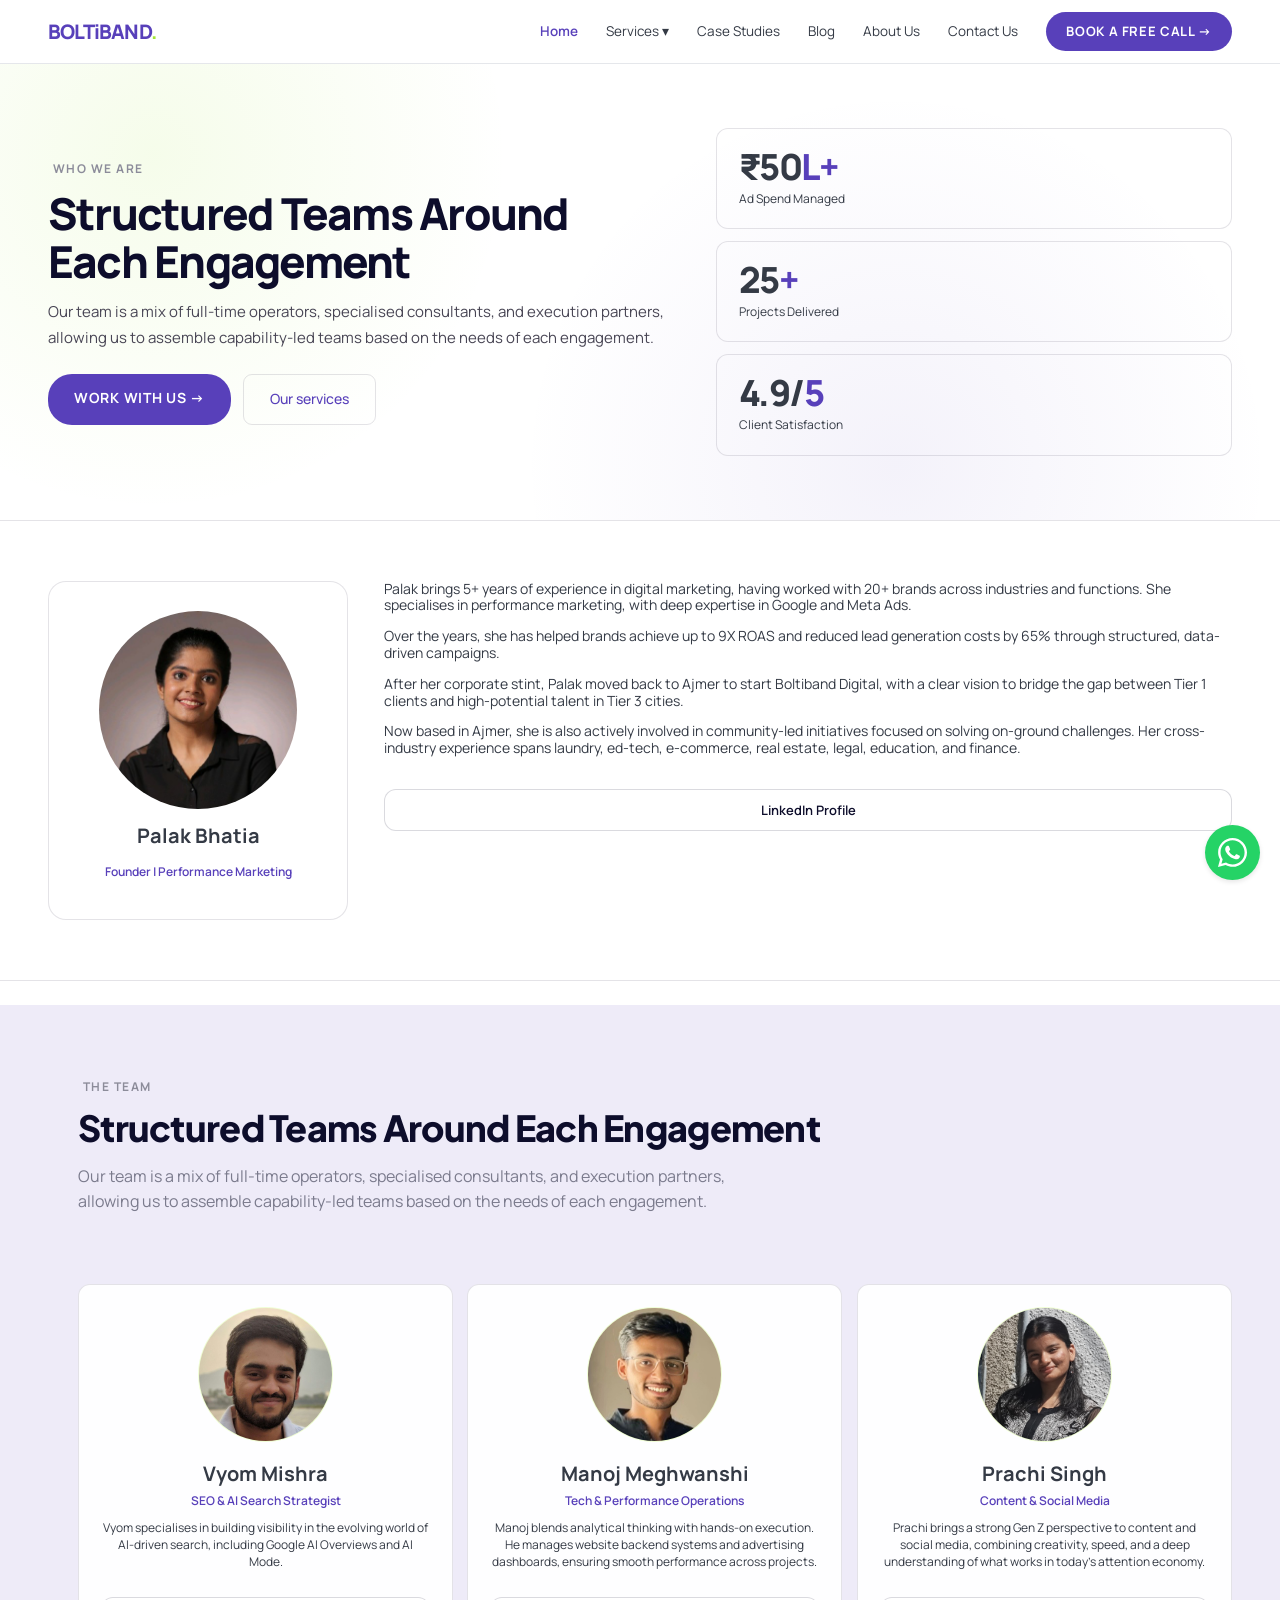
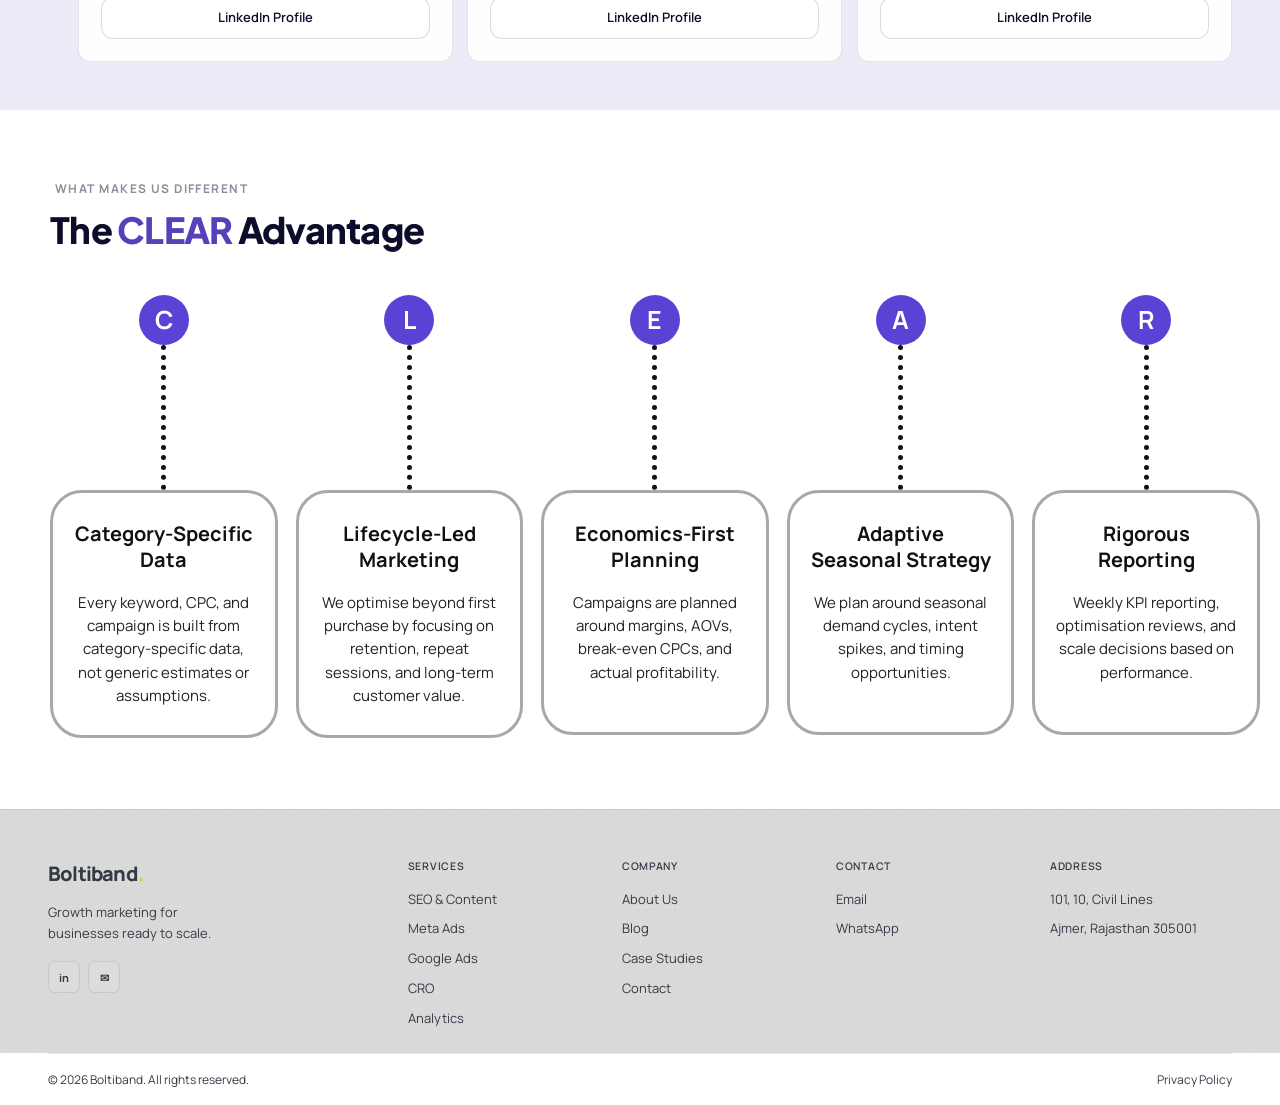
<file: about.html>
<!DOCTYPE html>
<html lang="en">

<head>
  <meta charset="UTF-8">
  <meta name="viewport" content="width=device-width, initial-scale=1.0">
  <title>About Boltiband - Growth Marketing Agency Team</title>
  <meta name="description"
    content="Meet the team at Boltiband. Palak Bhatia (Founder), Vyom Mishra (SEO), Manoj Meghwanshi (Tech), and Prachi Singh (Content).">
  <link
    href="https://fonts.googleapis.com/css2?family=Plus+Jakarta+Sans:wght@600;700;800&family=Manrope:wght@400;500;600&display=swap"
    rel="stylesheet">
  <link rel="icon" href="favicon.svg" type="image/svg+xml">
  <link rel="stylesheet" href="styles.css">
  <script type="application/ld+json">
{
  "@context": "https://schema.org",
  "@type": "Organization",
  "name": "Boltiband",
  "legalName": "Boltiband Digital",
  "url": "https://theboltiband.com",
  "logo": "https://theboltiband.com/images/boltiband-logo.png",
  "description": "Boltiband is a growth marketing agency helping businesses scale with Google Ads, Meta Ads, SEO, and Content Marketing. Based in Ajmer, serving clients across India.",
  "foundingDate": "2024",
  "founder": {
    "@type": "Person",
    "name": "Palak Bhatia",
    "jobTitle": "Founder & Performance Marketing Lead",
    "sameAs": "https://www.linkedin.com/in/palak-bhatia-623920193/"
  },
  "address": {
    "@type": "PostalAddress",
    "streetAddress": "101, 10, Civil Lines",
    "addressLocality": "Ajmer",
    "addressRegion": "Rajasthan",
    "postalCode": "305001",
    "addressCountry": "IN"
  },
  "contactPoint": {
    "@type": "ContactPoint",
    "contactType": "customer service",
    "telephone": "+91-8764933188",
    "email": "boltibanddigital@gmail.com",
    "availableLanguage": ["English", "Hindi"],
    "areaServed": "IN"
  },
  "sameAs": [
    "https://www.linkedin.com/company/theboltiband/",
    "https://wa.me/918764933188"
  ],
  "areaServed": {
    "@type": "Country",
    "name": "India"
  }
}
</script>
</head>

<!-- Google tag (gtag.js) -->
<script async src="https://www.googletagmanager.com/gtag/js?id=G-1SBTSQHBLZ"></script>
<script>
  window.dataLayer = window.dataLayer || [];
  function gtag() { dataLayer.push(arguments); }
  gtag('js', new Date());
  gtag('config', 'G-1SBTSQHBLZ');
</script>

<!-- Google Tag Manager -->
<script>(function (w, d, s, l, i) {
    w[l] = w[l] || []; w[l].push({
      'gtm.start': new Date().getTime(), event: 'gtm.js'
    }); var f = d.getElementsByTagName(s)[0],
      j = d.createElement(s), dl = l != 'dataLayer' ? '&l=' + l : ''; j.async = true; j.src =
        'https://www.googletagmanager.com/gtm.js?id=' + i + dl; f.parentNode.insertBefore(j, f);
  })(window, document, 'script', 'dataLayer', 'GTM-KFTDWHBC');</script>

<body>
  <noscript><iframe src="https://www.googletagmanager.com/ns.html?id=GTM-KFTDWHBC" height="0" width="0"
      style="display:none;visibility:hidden"></iframe></noscript>

  <!-- NAV -->
  <nav class="nav" id="main-nav">
    <div class="nav-logo"><a href="index.html"><span
          style="color: var(--primary); text-transform: uppercase;">Bolt</span>i<span
          style="color: var(--primary); text-transform: uppercase;">Band</span><span>.</span></a></div>
    <div class="nav-links">
      <a href="index.html" class="nav-lnk" data-page="home">Home</a>
      <div class="nav-dropdown">
        <span class="nav-lnk" data-page="services">Services ▾</span>
        <div class="nav-dropdown-menu">
          <div class="nav-dropdown-menu-inner">
            <span class="nav-dd-heading">Services</span>
            <span><a href="seo-content.html">SEO &amp; Content</a></span>
            <span><a href="google-ads.html">Google Ads</a></span>
            <span><a href="meta-ads.html">Meta Ads</a></span>
            <span><a href="conversion-optimisation.html">Conversion Optimisation</a></span>
            <span><a href="analytics-reporting.html">Analytics &amp; Reporting</a></span>
          </div>
        </div>
      </div>
      <a href="case-studies.html" class="nav-lnk" data-page="casestudies">Case Studies</a>
      <a href="blog.html" class="nav-lnk" data-page="blog">Blog</a>
      <a href="about.html" class="nav-lnk active" data-page="about">About Us</a>
      <a href="contact.html" class="nav-lnk" data-page="contact">Contact Us</a>
      <a href="contact.html" class="nav-btn">Book a Free Call →</a>
    </div>
    <div class="ham" id="ham" onclick="toggleMenu()">
      <span></span><span></span><span></span>
    </div>
  </nav>

  <div class="mob-menu" id="mob-menu">
    <a href="index.html" class="mob-lnk">Home</a>
    <span class="mob-lnk" onclick="toggleSubmenu()">Services</span>
    <a href="seo-content.html" class="mob-sub-lnk">↳ SEO &amp; Content</a>
    <a href="google-ads.html" class="mob-sub-lnk">↳ Google Ads</a>
    <a href="meta-ads.html" class="mob-sub-lnk">↳ Meta Ads</a>
    <a href="conversion-optimisation.html" class="mob-sub-lnk">↳ CRO</a>
    <a href="analytics-reporting.html" class="mob-sub-lnk">↳ Analytics</a>
    <a href="case-studies.html" class="mob-lnk">Case Studies</a>
  <a href="blog.html" class="mob-lnk">Blog</a>
    <a href="about.html" class="mob-lnk">About Us</a>
    <a href="contact.html" class="mob-lnk">Contact Us</a>
    <a href="contact.html" class="mob-btn">Book a Free Call →</a>
  </div>

  <div class="about-hero bg-pattern-blob">
    <div class="a1">
      <div class="stag">Who we are</div>
      <h1>Structured Teams Around Each Engagement</h1>
      <p style="font-size:15px;color:var(--tm);line-height:1.7;margin-top:14px">Our team is a mix of full-time
        operators, specialised consultants, and execution partners, allowing us to assemble capability-led teams based
        on the needs of each engagement.</p>
      <div style="display:flex;gap:12px;margin-top:24px;flex-wrap:wrap">
        <a href="contact.html" class="btn-green">Work with us →</a>
        <a href="services.html" class="btn-ghost">Our services</a>
      </div>
    </div>
    <div class="about-vis a2">
      <div class="about-stat-card">
        <div class="about-stat-n">₹50<span>L+</span></div>
        <div class="about-stat-l">Ad Spend Managed</div>
      </div>
      <div class="about-stat-card">
        <div class="about-stat-n">25<span>+</span></div>
        <div class="about-stat-l">Projects Delivered</div>
      </div>
      <div class="about-stat-card">
        <div class="about-stat-n">4.9/<span>5</span></div>
        <div class="about-stat-l">Client Satisfaction</div>
      </div>
    </div>
  </div>

  <!-- FOUNDER -->
  <div class="founder-grid">
    <div class="founder-photo">
      <img src="palak.jpg" alt="Palak Bhatia" class="founder-photo-img">
      <div class="founder-photo-label">Palak Bhatia</div>
      <div class="founder-role">Founder | Performance Marketing</div>
    </div>
    <div class="founder-content">
      <p>Palak brings 5+ years of experience in digital marketing, having worked with 20+ brands across industries and
        functions. She specialises in performance marketing, with deep expertise in Google and Meta Ads.</p>
      <p>Over the years, she has helped brands achieve up to 9X ROAS and reduced lead generation costs by 65% through
        structured, data-driven campaigns.</p>
      <p>After her corporate stint, Palak moved back to Ajmer to start Boltiband Digital, with a clear vision to bridge
        the gap between Tier 1 clients and high-potential talent in Tier 3 cities.</p>
      <p>Now based in Ajmer, she is also actively involved in community-led initiatives focused on solving on-ground
        challenges. Her cross-industry experience spans laundry, ed-tech, e-commerce, real estate, legal, education, and
        finance.</p>
      <div class="team-links">
        <a href="https://www.linkedin.com/in/palak-bhatia-623920193/" target="_blank" class="team-linkedin">LinkedIn
          Profile</a>
      </div>
    </div>
  </div>

  <!-- TEAM -->
  <section class="sec sec-dark">
    <div class="sh">
      <div class="stag">The team</div>
      <h2 class="stitle">Structured Teams Around Each Engagement</h2>
      <p class="ssub">Our team is a mix of full-time operators, specialised consultants, and execution partners,
        allowing us to assemble capability-led teams based on the needs of each engagement.</p>
    </div>

    <div class="team-grid">
      <div class="team-card">
        <div class="team-av"><img src="vyomprofile.jpg" alt="Vyom Mishra"></div>
        <div class="team-name">Vyom Mishra</div>
        <div class="team-role">SEO & AI Search Strategist</div>
        <div class="team-bio">
          <p>Vyom specialises in building visibility in the evolving world of AI-driven search, including Google AI
            Overviews and AI Mode.</p>
        </div>
        <div class="team-links">
          <a href="https://www.linkedin.com/in/vyom-mishra/" target="_blank" class="team-linkedin">LinkedIn Profile</a>
        </div>
      </div>
      <div class="team-card">
        <div class="team-av"><img src="Manoj.jpg" alt="Manoj Meghwanshi"></div>
        <div class="team-name">Manoj Meghwanshi</div>
        <div class="team-role">Tech & Performance Operations</div>
        <div class="team-bio">
          <p>Manoj blends analytical thinking with hands-on execution. He manages website backend systems and
            advertising dashboards, ensuring smooth performance across projects.</p>
        </div>
        <div class="team-links">
          <a href="https://www.linkedin.com/in/manoj-meghwanshi-722634247/" target="_blank"
            class="team-linkedin">LinkedIn Profile</a>
        </div>
      </div>
      <div class="team-card">
        <div class="team-av"><img src="Prachi Singh.jpeg" alt="Prachi Singh"></div>
        <div class="team-name">Prachi Singh</div>
        <div class="team-role">Content & Social Media</div>
        <div class="team-bio">
          <p>Prachi brings a strong Gen Z perspective to content and social media, combining creativity, speed, and a
            deep understanding of what works in today's attention economy.</p>
        </div>
        <div class="team-links">
          <a href="https://www.linkedin.com/in/prachi-singh-3495953a1/" target="_blank" class="team-linkedin">LinkedIn
            Profile</a>
        </div>
      </div>
    </div>
  </section>

  <!-- Clear Advantage -->
  <section class="clear-section">
    <div class="clear-container">
      <div class="sh">
        <p class="stag">What Makes Us Different</p>
        <h2 class="stitle">The <span style="color: var(--primary); text-transform: uppercase;">CLEAR</span> Advantage
        </h2>
      </div>

      <div class="clear-grid">
        <div class="clear-item">
          <div class="clear-letter">C</div>
          <div class="clear-line"></div>
          <div class="clear-card">
            <h3>Category-Specific Data</h3>
            <p>Every keyword, CPC, and campaign is built from category-specific data, not generic estimates or
              assumptions.</p>
          </div>
        </div>

        <div class="clear-item">
          <div class="clear-letter">L</div>
          <div class="clear-line"></div>
          <div class="clear-card">
            <h3>Lifecycle-Led Marketing</h3>
            <p>We optimise beyond first purchase by focusing on retention, repeat sessions, and long-term customer
              value.</p>
          </div>
        </div>

        <div class="clear-item">
          <div class="clear-letter">E</div>
          <div class="clear-line"></div>
          <div class="clear-card">
            <h3>Economics-First Planning</h3>
            <p>Campaigns are planned around margins, AOVs, break-even CPCs, and actual profitability.</p>
          </div>
        </div>

        <div class="clear-item">
          <div class="clear-letter">A</div>
          <div class="clear-line"></div>
          <div class="clear-card">
            <h3>Adaptive Seasonal Strategy</h3>
            <p>We plan around seasonal demand cycles, intent spikes, and timing opportunities.</p>
          </div>
        </div>

        <div class="clear-item">
          <div class="clear-letter">R</div>
          <div class="clear-line"></div>
          <div class="clear-card">
            <h3>Rigorous Reporting</h3>
            <p>Weekly KPI reporting, optimisation reviews, and scale decisions based on performance.</p>
          </div>
        </div>
      </div>
    </div>
  </section>


  <footer class="footer bg-pattern-grid">
    <div>
      <div class="ft-logo">Boltiband<span>.</span></div>
      <p class="ft-tagline">Growth marketing for businesses ready to scale.</p>
      <div class="ft-soc"><a class="ft-si" href="https://www.linkedin.com/company/theboltiband/"
          target="_blank">in</a><a class="ft-si" href="mailto:boltibanddigital@gmail.com" target="_blank">✉</a></div>
    </div>
    <div class="ft-col">
      <h4>Services</h4>
      <ul>
        <li><a href="seo-content.html">SEO &amp; Content</a></li>
        <li><a href="meta-ads.html">Meta Ads</a></li>
        <li><a href="google-ads.html">Google Ads</a></li>
        <li><a href="conversion-optimisation.html">CRO</a></li>
        <li><a href="analytics-reporting.html">Analytics</a></li>
      </ul>
    </div>
    <div class="ft-col">
      <h4>Company</h4>
      <ul>
        <li><a href="about.html">About Us</a></li>
        <li><a href="blog.html">Blog</a></li>
        <li><a href="case-studies.html">Case Studies</a></li>
        <li><a href="contact.html">Contact</a></li>
      </ul>
    </div>
    <div class="ft-col">
      <h4>Contact</h4>
      <ul>
        <li><a href="mailto:boltibanddigital@gmail.com">Email</a></li>
        <li><a href="https://wa.me/918764933188" target="_blank">WhatsApp</a></li>
      </ul>
    </div>
    <div class="ft-col">
      <h4>Address</h4>
      <ul>
        <li>101, 10, Civil Lines</li>
        <li>Ajmer, Rajasthan 305001</li>
      </ul>
    </div>
  </footer>
  <div class="ft-bottom">
    <p>© 2026 Boltiband. All rights reserved.</p><span>Privacy Policy</span>
  </div>

  <!-- whatsapp buttton -->

  <input class="chat-menu hidden" id="offchat-menu" type="checkbox" />
  <div class="sticky-button" id="sticky-button">
    <label for="offchat-menu">
      <svg class="chat-icon" viewBox="0 0 24 24">
        <path
          d="M12.04 2C6.58 2 2.13 6.45 2.13 11.91C2.13 13.66 2.59 15.36 3.45 16.86L2.05 22L7.3 20.62C8.75 21.41 10.38 21.83 12.04 21.83C17.5 21.83 21.95 17.38 21.95 11.92C21.95 9.27 20.92 6.78 19.05 4.91C17.18 3.03 14.69 2 12.04 2M12.05 3.67C14.25 3.67 16.31 4.53 17.87 6.09C19.42 7.65 20.28 9.72 20.28 11.92C20.28 16.46 16.58 20.15 12.04 20.15C10.56 20.15 9.11 19.76 7.85 19L7.55 18.83L4.43 19.65L5.26 16.61L5.06 16.29C4.24 15 3.8 13.47 3.8 11.91C3.81 7.37 7.5 3.67 12.05 3.67M8.53 7.33C8.37 7.33 8.1 7.39 7.87 7.64C7.65 7.89 7 8.5 7 9.71C7 10.93 7.89 12.1 8 12.27C8.14 12.44 9.76 14.94 12.25 16C12.84 16.27 13.3 16.42 13.66 16.53C14.25 16.72 14.79 16.69 15.22 16.63C15.7 16.56 16.68 16.03 16.89 15.45C17.1 14.87 17.1 14.38 17.04 14.27C16.97 14.17 16.81 14.11 16.56 14C16.31 13.86 15.09 13.26 14.87 13.18C14.64 13.1 14.5 13.06 14.31 13.3C14.15 13.55 13.67 14.11 13.53 14.27C13.38 14.44 13.24 14.46 13 14.34C12.74 14.21 11.94 13.95 11 13.11C10.26 12.45 9.77 11.64 9.62 11.39C9.5 11.15 9.61 11 9.73 10.89C9.84 10.78 10 10.6 10.1 10.45C10.23 10.31 10.27 10.2 10.35 10.04C10.43 9.87 10.39 9.73 10.33 9.61C10.27 9.5 9.77 8.26 9.56 7.77C9.36 7.29 9.16 7.35 9 7.34C8.86 7.34 8.7 7.33 8.53 7.33Z" />
      </svg>
      <svg class="close-icon" viewBox="0 0 512 512">
        <path
          d="M278.6 256l68.2-68.2c6.2-6.2 6.2-16.4 0-22.6-6.2-6.2-16.4-6.2-22.6 0L256 233.4l-68.2-68.2c-6.2-6.2-16.4-6.2-22.6 0-3.1 3.1-4.7 7.2-4.7 11.3 0 4.1 1.6 8.2 4.7 11.3l68.2 68.2-68.2 68.2c-3.1 3.1-4.7 7.2-4.7 11.3 0 4.1 1.6 8.2 4.7 11.3 6.2 6.2 16.4 6.2 22.6 0l68.2-68.2 68.2 68.2c6.2 6.2 16.4 6.2 22.6 0 6.2-6.2 6.2-16.4 0-22.6L278.6 256z" />
      </svg>
    </label>
  </div>
  <div class="sticky-chat">
    <div class="chat-content">
      <div class="chat-header">
        <svg viewBox="0 0 32 32">
          <path
            d="M24,22a1,1,0,0,1-.64-.23L18.84,18H17A8,8,0,0,1,17,2h6a8,8,0,0,1,2,15.74V21a1,1,0,0,1-.58.91A1,1,0,0,1,24,22ZM17,4a6,6,0,0,0,0,12h2.2a1,1,0,0,1,.64.23L23,18.86V16.92a1,1,0,0,1,.86-1A6,6,0,0,0,23,4Z" />
          <rect height="2" width="2" x="19" y="9"></rect>
          <rect height="2" width="2" x="14" y="9"></rect>
          <rect height="2" width="2" x="24" y="9"></rect>
          <path
            d="M8,30a1,1,0,0,1-.42-.09A1,1,0,0,1,7,29V25.74a8,8,0,0,1-1.28-15,1,1,0,1,1,.82,1.82,6,6,0,0,0,1.6,11.4,1,1,0,0,1,.86,1v1.94l3.16-2.63A1,1,0,0,1,12.8,24H15a5.94,5.94,0,0,0,4.29-1.82,1,1,0,0,1,1.44,1.4A8,8,0,0,1,15,26H13.16L8.64,29.77A1,1,0,0,1,8,30Z" />
        </svg>
        <div class="title">Please chat with our team <span>An admin will respond within a few minutes.</span>
        </div>
      </div>
      <div class="chat-text"><span>Hello, is there anything we can assist you with?</span>
        <span class="typing">
          <svg viewBox="0 0 512 512">
            <circle cx="256" cy="256" r="48"></circle>
            <circle cx="416" cy="256" r="48"></circle>
            <circle cx="96" cy="256" r="48"></circle>
          </svg>
        </span>
      </div>
    </div>
    <a class="chat-button" href="https://api.whatsapp.com/send?phone=918764933188" rel="nofollow noreferrer"
      target="_blank">
      <span>Type a message</span>
      <svg viewBox="0 0 32 32">
        <path
          d="M19.47,31a2,2,0,0,1-1.8-1.09l-4-7.57a1,1,0,0,1,1.77-.93l4,7.57L29,3.06,3,12.49l9.8,5.26,8.32-8.32a1,1,0,0,1,1.42,1.42l-8.85,8.84a1,1,0,0,1-1.17.18L2.09,14.33a2,2,0,0,1,.25-3.72L28.25,1.13a2,2,0,0,1,2.62,2.62L21.39,29.66A2,2,0,0,1,19.61,31Z" />
      </svg>
    </a>
  </div>
  <script src="main.js"></script>
</body>

</html>
</file>
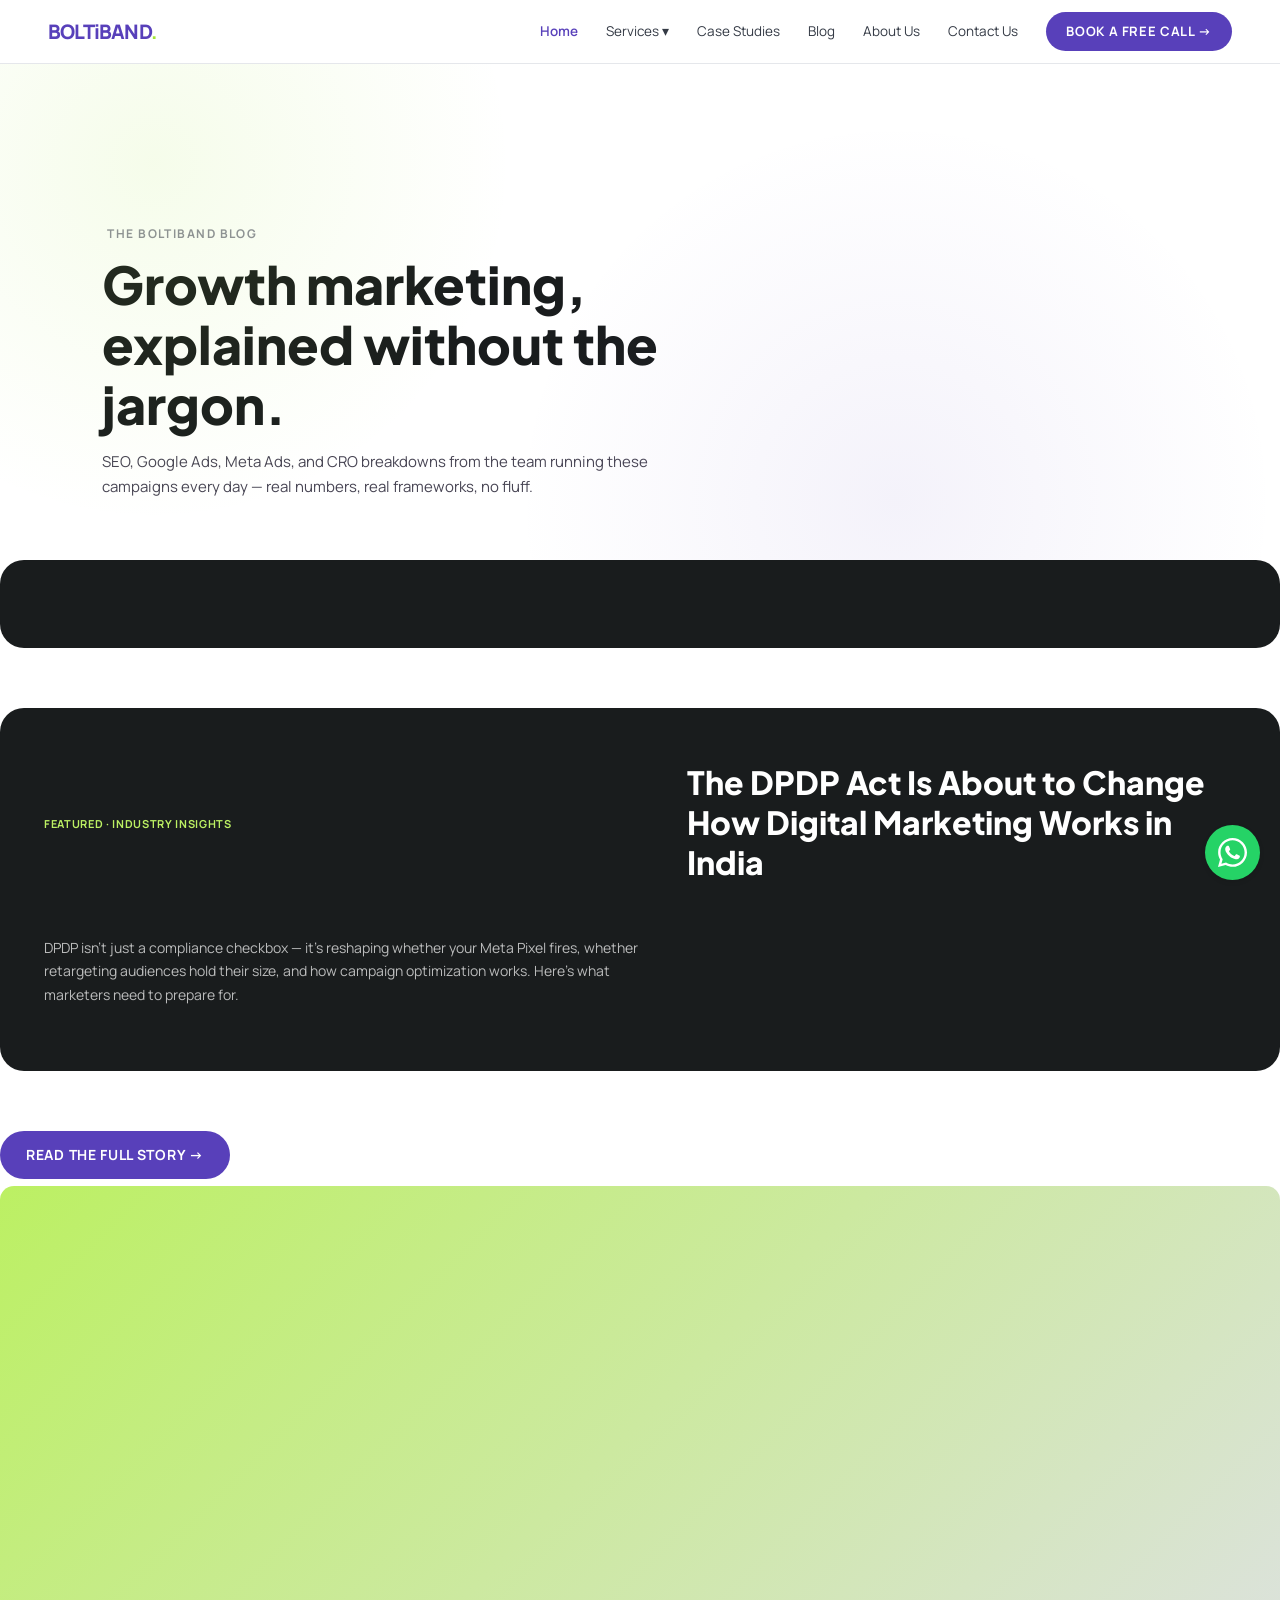
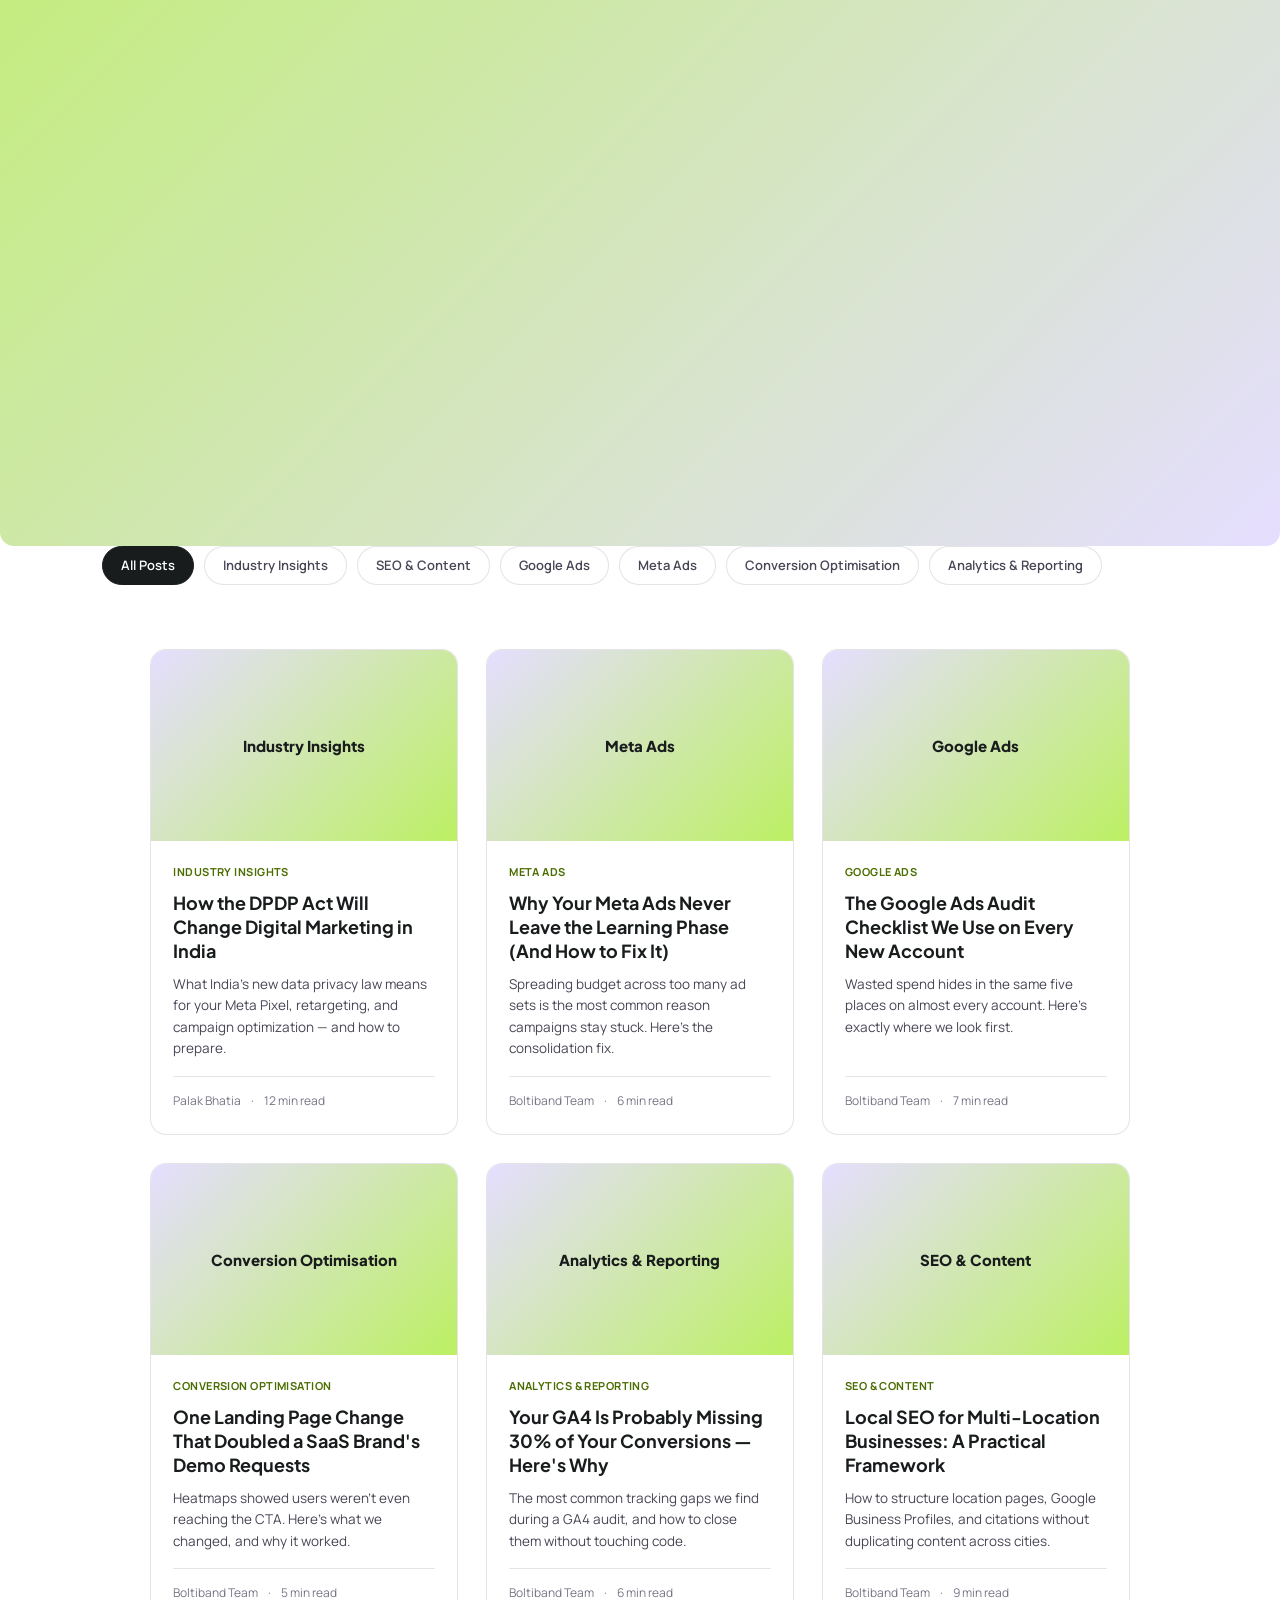
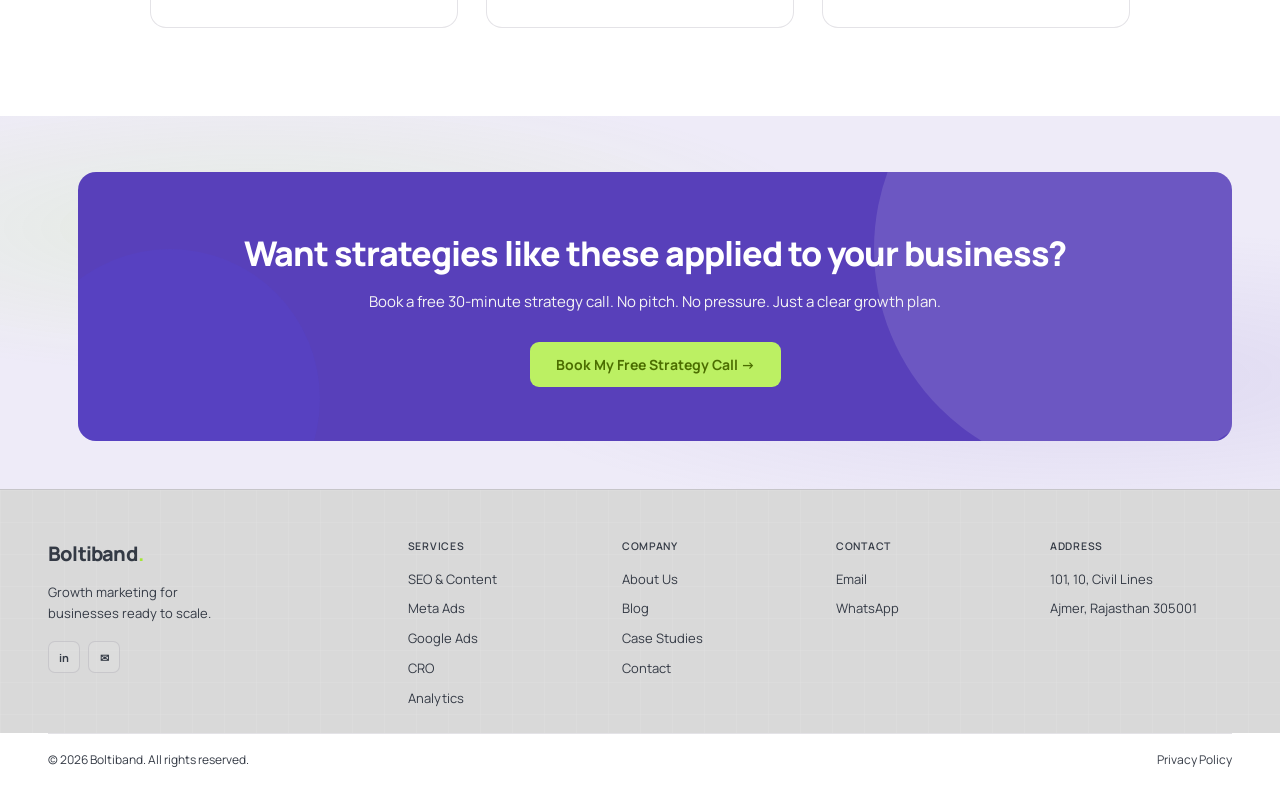
<file: blog.html>
<!DOCTYPE html>
<html lang="en">

<head>
  <meta charset="UTF-8">
  <meta name="viewport" content="width=device-width, initial-scale=1.0">
  <title>Blog - Growth Marketing Insights | Boltiband</title>
  <meta name="description"
    content="SEO, Google Ads, Meta Ads, and CRO insights from the Boltiband team. Practical growth marketing guides for founders and marketers.">
  <link
    href="https://fonts.googleapis.com/css2?family=Plus+Jakarta+Sans:wght@600;700;800&family=Manrope:wght@400;500;600&display=swap"
    rel="stylesheet">
  <link rel="icon" href="favicon.svg" type="image/svg+xml">
  <link rel="stylesheet" href="styles.css">
  <style>
    /* ---- Blog-specific styles (scoped, reuses the site's existing CSS variables) ---- */
    .blog-hero { padding: 160px 8vw 60px; max-width: 1400px; margin: 0 auto; }
    .blog-hero h1 { font-family: var(--fh); font-size: clamp(32px, 5vw, 52px); font-weight: 800; color: var(--dp); line-height: 1.15; max-width: 720px; }
    .blog-hero p { font-size: 15px; color: var(--tm); line-height: 1.7; max-width: 560px; margin-top: 14px; }

    .blog-filters { display: flex; gap: 10px; flex-wrap: wrap; padding: 0 8vw; max-width: 1400px; margin: 0 auto 40px; }
    .blog-filter { font-family: var(--f); font-size: 13px; font-weight: 600; padding: 8px 18px; border-radius: 999px; border: 1px solid var(--b); color: var(--tm); background: var(--nw); cursor: pointer; transition: all .2s ease; }
    .blog-filter.active, .blog-filter:hover { background: var(--dp); color: var(--nw); border-color: var(--dp); }

    .blog-grid { display: grid; grid-template-columns: repeat(3, 1fr); gap: 28px; padding: 0 8vw 40px; max-width: 1400px; margin: 0 auto; }
    .blog-card { background: var(--nw); border: 1px solid var(--b); border-radius: var(--radius); overflow: hidden; display: flex; flex-direction: column; transition: transform .25s ease, box-shadow .25s ease; text-decoration: none; }
    .blog-card:hover { transform: translateY(-4px); box-shadow: 0 16px 40px rgba(13,13,43,0.08); }
    .blog-card-img { width: 100%; aspect-ratio: 16/10; background: linear-gradient(135deg, var(--primary-fixed), var(--ac)); display: flex; align-items: center; justify-content: center; font-family: var(--fh); font-weight: 800; font-size: 15px; color: var(--dp); text-align: center; padding: 20px; }
    .blog-card-body { padding: 22px 22px 24px; display: flex; flex-direction: column; gap: 10px; flex: 1; }
    .blog-card-tag { font-family: var(--f); font-size: 11px; font-weight: 700; text-transform: uppercase; letter-spacing: .04em; color: var(--ac3); }
    .blog-card-title { font-family: var(--fh); font-size: 18px; font-weight: 700; color: var(--dp); line-height: 1.35; }
    .blog-card-excerpt { font-size: 13.5px; color: var(--tm); line-height: 1.6; flex: 1; }
    .blog-card-meta { font-size: 12px; color: var(--td); display: flex; gap: 10px; align-items: center; margin-top: 6px; padding-top: 14px; border-top: 1px solid var(--b); }

    .blog-featured { display: grid; grid-template-columns: 1.1fr 1fr; gap: 40px; align-items: center; background: var(--dp); border-radius: var(--radius-xl); padding: 44px; max-width: 1400px; margin: 0 auto 60px; }
    .blog-featured-tag { font-family: var(--f); font-size: 11px; font-weight: 700; text-transform: uppercase; letter-spacing: .06em; color: var(--ac); }
    .blog-featured h2 { font-family: var(--fh); font-size: clamp(22px, 3vw, 32px); font-weight: 800; color: var(--nw); line-height: 1.25; margin: 10px 0 14px; }
    .blog-featured p { font-size: 14px; color: rgba(255,255,255,0.7); line-height: 1.7; margin-bottom: 20px; }
    .blog-featured-img { width: 100%; aspect-ratio: 4/3; border-radius: 14px; background: linear-gradient(135deg, var(--ac), var(--primary-fixed)); }

    @media (max-width: 900px) {
      .blog-grid { grid-template-columns: 1fr; padding: 0 6vw 32px; }
      .blog-featured { grid-template-columns: 1fr; padding: 28px; margin: 0 6vw 40px; }
      .blog-hero { padding: 130px 6vw 40px; }
      .blog-filters { padding: 0 6vw; }
    }
  </style>
  <script type="application/ld+json">
{
  "@context": "https://schema.org",
  "@type": "Organization",
  "name": "Boltiband",
  "legalName": "Boltiband Digital",
  "url": "https://theboltiband.com",
  "logo": "https://theboltiband.com/images/boltiband-logo.png",
  "description": "Boltiband is a growth marketing agency helping businesses scale with Google Ads, Meta Ads, SEO, and Content Marketing. Based in Ajmer, serving clients across India.",
  "foundingDate": "2024",
  "founder": {
    "@type": "Person",
    "name": "Palak Bhatia",
    "jobTitle": "Founder & Performance Marketing Lead",
    "sameAs": "https://www.linkedin.com/in/palak-bhatia-623920193/"
  },
  "address": {
    "@type": "PostalAddress",
    "streetAddress": "101, 10, Civil Lines",
    "addressLocality": "Ajmer",
    "addressRegion": "Rajasthan",
    "postalCode": "305001",
    "addressCountry": "IN"
  },
  "contactPoint": {
    "@type": "ContactPoint",
    "contactType": "customer service",
    "telephone": "+91-8764933188",
    "email": "boltibanddigital@gmail.com",
    "availableLanguage": ["English", "Hindi"],
    "areaServed": "IN"
  },
  "sameAs": [
    "https://www.linkedin.com/company/theboltiband/",
    "https://wa.me/918764933188"
  ],
  "areaServed": {
    "@type": "Country",
    "name": "India"
  }
}
</script>
</head>

<!-- Google tag (gtag.js) -->
<script async src="https://www.googletagmanager.com/gtag/js?id=G-1SBTSQHBLZ"></script>
<script>
  window.dataLayer = window.dataLayer || [];
  function gtag() { dataLayer.push(arguments); }
  gtag('js', new Date());
  gtag('config', 'G-1SBTSQHBLZ');
</script>

<!-- Google Tag Manager -->
<script>(function (w, d, s, l, i) {
    w[l] = w[l] || []; w[l].push({
      'gtm.start': new Date().getTime(), event: 'gtm.js'
    }); var f = d.getElementsByTagName(s)[0],
      j = d.createElement(s), dl = l != 'dataLayer' ? '&l=' + l : ''; j.async = true; j.src =
        'https://www.googletagmanager.com/gtm.js?id=' + i + dl; f.parentNode.insertBefore(j, f);
  })(window, document, 'script', 'dataLayer', 'GTM-KFTDWHBC');</script>

<body>
  <noscript><iframe src="https://www.googletagmanager.com/ns.html?id=GTM-KFTDWHBC" height="0" width="0"
      style="display:none;visibility:hidden"></iframe></noscript>

  <!-- NAV -->
  <nav class="nav" id="main-nav">
    <div class="nav-logo"><a href="index.html"><span
          style="color: var(--primary); text-transform: uppercase;">Bolt</span>i<span
          style="color: var(--primary); text-transform: uppercase;">Band</span><span>.</span></a></div>
    <div class="nav-links">
      <a href="index.html" class="nav-lnk" data-page="home">Home</a>
      <div class="nav-dropdown">
        <span class="nav-lnk" data-page="services">Services ▾</span>
        <div class="nav-dropdown-menu">
          <div class="nav-dropdown-menu-inner">
            <span class="nav-dd-heading">Services</span>
            <span><a href="seo-content.html">SEO &amp; Content</a></span>
            <span><a href="google-ads.html">Google Ads</a></span>
            <span><a href="meta-ads.html">Meta Ads</a></span>
            <span><a href="conversion-optimisation.html">Conversion Optimisation</a></span>
            <span><a href="analytics-reporting.html">Analytics &amp; Reporting</a></span>
          </div>
        </div>
      </div>
      <a href="case-studies.html" class="nav-lnk" data-page="casestudies">Case Studies</a>
      <a href="blog.html" class="nav-lnk active" data-page="blog">Blog</a>
      <a href="about.html" class="nav-lnk" data-page="about">About Us</a>
      <a href="contact.html" class="nav-lnk" data-page="contact">Contact Us</a>
      <a href="contact.html" class="nav-btn">Book a Free Call →</a>
    </div>
    <div class="ham" id="ham" onclick="toggleMenu()">
      <span></span><span></span><span></span>
    </div>
  </nav>

  <div class="mob-menu" id="mob-menu">
    <a href="index.html" class="mob-lnk">Home</a>
    <span class="mob-lnk" onclick="toggleSubmenu()">Services</span>
    <a href="seo-content.html" class="mob-sub-lnk">↳ SEO &amp; Content</a>
    <a href="google-ads.html" class="mob-sub-lnk">↳ Google Ads</a>
    <a href="meta-ads.html" class="mob-sub-lnk">↳ Meta Ads</a>
    <a href="conversion-optimisation.html" class="mob-sub-lnk">↳ CRO</a>
    <a href="analytics-reporting.html" class="mob-sub-lnk">↳ Analytics</a>
    <a href="case-studies.html" class="mob-lnk">Case Studies</a>
  <a href="blog.html" class="mob-lnk">Blog</a>
    <a href="about.html" class="mob-lnk">About Us</a>
    <a href="contact.html" class="mob-lnk">Contact Us</a>
    <a href="contact.html" class="mob-btn">Book a Free Call →</a>
  </div>

  <div class="blog-hero bg-pattern-blob">
    <div class="stag">The Boltiband Blog</div>
    <h1>Growth marketing, explained without the jargon.</h1>
    <p>SEO, Google Ads, Meta Ads, and CRO breakdowns from the team running these campaigns every day — real numbers, real frameworks, no fluff.</p>
  </div>

  <!-- FEATURED POST -->
  <a href="dpdp-act-digital-marketing-india.html" class="blog-featured" style="text-decoration:none">
    <div>
      <div class="blog-featured-tag">Featured · Industry Insights</div>
      <h2>The DPDP Act Is About to Change How Digital Marketing Works in India</h2>
      <p>DPDP isn't just a compliance checkbox — it's reshaping whether your Meta Pixel fires, whether retargeting audiences hold their size, and how campaign optimization works. Here's what marketers need to prepare for.</p>
      <a href="dpdp-act-digital-marketing-india.html" class="btn-green">Read the full story →</a>
    </div>
    <div class="blog-featured-img"></div>
  </a>

  <!-- FILTERS -->
  <div class="blog-filters">
    <span class="blog-filter active">All Posts</span>
    <span class="blog-filter">Industry Insights</span>
    <span class="blog-filter">SEO & Content</span>
    <span class="blog-filter">Google Ads</span>
    <span class="blog-filter">Meta Ads</span>
    <span class="blog-filter">Conversion Optimisation</span>
    <span class="blog-filter">Analytics & Reporting</span>
  </div>

  <!-- BLOG GRID -->
  <section class="sec" style="padding-top:0">
    <div class="blog-grid">

      <a href="dpdp-act-digital-marketing-india.html" class="blog-card">
        <div class="blog-card-img">Industry Insights</div>
        <div class="blog-card-body">
          <div class="blog-card-tag">Industry Insights</div>
          <div class="blog-card-title">How the DPDP Act Will Change Digital Marketing in India</div>
          <p class="blog-card-excerpt">What India's new data privacy law means for your Meta Pixel, retargeting, and campaign optimization — and how to prepare.</p>
          <div class="blog-card-meta"><span>Palak Bhatia</span><span>·</span><span>12 min read</span></div>
        </div>
      </a>

      <a href="#" class="blog-card">
        <div class="blog-card-img">Meta Ads</div>
        <div class="blog-card-body">
          <div class="blog-card-tag">Meta Ads</div>
          <div class="blog-card-title">Why Your Meta Ads Never Leave the Learning Phase (And How to Fix It)</div>
          <p class="blog-card-excerpt">Spreading budget across too many ad sets is the most common reason campaigns stay stuck. Here's the consolidation fix.</p>
          <div class="blog-card-meta"><span>Boltiband Team</span><span>·</span><span>6 min read</span></div>
        </div>
      </a>

      <a href="#" class="blog-card">
        <div class="blog-card-img">Google Ads</div>
        <div class="blog-card-body">
          <div class="blog-card-tag">Google Ads</div>
          <div class="blog-card-title">The Google Ads Audit Checklist We Use on Every New Account</div>
          <p class="blog-card-excerpt">Wasted spend hides in the same five places on almost every account. Here's exactly where we look first.</p>
          <div class="blog-card-meta"><span>Boltiband Team</span><span>·</span><span>7 min read</span></div>
        </div>
      </a>

      <a href="#" class="blog-card">
        <div class="blog-card-img">Conversion Optimisation</div>
        <div class="blog-card-body">
          <div class="blog-card-tag">Conversion Optimisation</div>
          <div class="blog-card-title">One Landing Page Change That Doubled a SaaS Brand's Demo Requests</div>
          <p class="blog-card-excerpt">Heatmaps showed users weren't even reaching the CTA. Here's what we changed, and why it worked.</p>
          <div class="blog-card-meta"><span>Boltiband Team</span><span>·</span><span>5 min read</span></div>
        </div>
      </a>

      <a href="#" class="blog-card">
        <div class="blog-card-img">Analytics & Reporting</div>
        <div class="blog-card-body">
          <div class="blog-card-tag">Analytics & Reporting</div>
          <div class="blog-card-title">Your GA4 Is Probably Missing 30% of Your Conversions — Here's Why</div>
          <p class="blog-card-excerpt">The most common tracking gaps we find during a GA4 audit, and how to close them without touching code.</p>
          <div class="blog-card-meta"><span>Boltiband Team</span><span>·</span><span>6 min read</span></div>
        </div>
      </a>

      <a href="#" class="blog-card">
        <div class="blog-card-img">SEO & Content</div>
        <div class="blog-card-body">
          <div class="blog-card-tag">SEO & Content</div>
          <div class="blog-card-title">Local SEO for Multi-Location Businesses: A Practical Framework</div>
          <p class="blog-card-excerpt">How to structure location pages, Google Business Profiles, and citations without duplicating content across cities.</p>
          <div class="blog-card-meta"><span>Boltiband Team</span><span>·</span><span>9 min read</span></div>
        </div>
      </a>

    </div>
  </section>

  <!-- CTA -->
  <div class="cta-section bg-pattern-wave sec-dark" style="margin-bottom:-25px;">
    <div class="cta-box">
      <h2>Want strategies like these applied to your business?</h2>
      <p>Book a free 30-minute strategy call. No pitch. No pressure. Just a clear growth plan.</p>
      <button class="btn-dark"
        onclick="window.location.href='https://calendly.com/palakbhatia192000/palak-meetings'">Book My Free Strategy
        Call →</button>
    </div>
  </div>


  <footer class="footer bg-pattern-grid">
    <div>
      <div class="ft-logo">Boltiband<span>.</span></div>
      <p class="ft-tagline">Growth marketing for businesses ready to scale.</p>
      <div class="ft-soc"><a class="ft-si" href="https://www.linkedin.com/company/theboltiband/"
          target="_blank">in</a><a class="ft-si" href="mailto:boltibanddigital@gmail.com" target="_blank">✉</a></div>
    </div>
    <div class="ft-col">
      <h4>Services</h4>
      <ul>
        <li><a href="seo-content.html">SEO &amp; Content</a></li>
        <li><a href="meta-ads.html">Meta Ads</a></li>
        <li><a href="google-ads.html">Google Ads</a></li>
        <li><a href="conversion-optimisation.html">CRO</a></li>
        <li><a href="analytics-reporting.html">Analytics</a></li>
      </ul>
    </div>
    <div class="ft-col">
      <h4>Company</h4>
      <ul>
        <li><a href="about.html">About Us</a></li>
        <li><a href="blog.html">Blog</a></li>
        <li><a href="case-studies.html">Case Studies</a></li>
        <li><a href="contact.html">Contact</a></li>
      </ul>
    </div>
    <div class="ft-col">
      <h4>Contact</h4>
      <ul>
        <li><a href="mailto:boltibanddigital@gmail.com">Email</a></li>
        <li><a href="https://wa.me/918764933188" target="_blank">WhatsApp</a></li>
      </ul>
    </div>
    <div class="ft-col">
      <h4>Address</h4>
      <ul>
        <li>101, 10, Civil Lines</li>
        <li>Ajmer, Rajasthan 305001</li>
      </ul>
    </div>
  </footer>
  <div class="ft-bottom">
    <p>© 2026 Boltiband. All rights reserved.</p><span>Privacy Policy</span>
  </div>

  <!-- whatsapp buttton -->

  <input class="chat-menu hidden" id="offchat-menu" type="checkbox" />
  <div class="sticky-button" id="sticky-button">
    <label for="offchat-menu">
      <svg class="chat-icon" viewBox="0 0 24 24">
        <path
          d="M12.04 2C6.58 2 2.13 6.45 2.13 11.91C2.13 13.66 2.59 15.36 3.45 16.86L2.05 22L7.3 20.62C8.75 21.41 10.38 21.83 12.04 21.83C17.5 21.83 21.95 17.38 21.95 11.92C21.95 9.27 20.92 6.78 19.05 4.91C17.18 3.03 14.69 2 12.04 2M12.05 3.67C14.25 3.67 16.31 4.53 17.87 6.09C19.42 7.65 20.28 9.72 20.28 11.92C20.28 16.46 16.58 20.15 12.04 20.15C10.56 20.15 9.11 19.76 7.85 19L7.55 18.83L4.43 19.65L5.26 16.61L5.06 16.29C4.24 15 3.8 13.47 3.8 11.91C3.81 7.37 7.5 3.67 12.05 3.67M8.53 7.33C8.37 7.33 8.1 7.39 7.87 7.64C7.65 7.89 7 8.5 7 9.71C7 10.93 7.89 12.1 8 12.27C8.14 12.44 9.76 14.94 12.25 16C12.84 16.27 13.3 16.42 13.66 16.53C14.25 16.72 14.79 16.69 15.22 16.63C15.7 16.56 16.68 16.03 16.89 15.45C17.1 14.87 17.1 14.38 17.04 14.27C16.97 14.17 16.81 14.11 16.56 14C16.31 13.86 15.09 13.26 14.87 13.18C14.64 13.1 14.5 13.06 14.31 13.3C14.15 13.55 13.67 14.11 13.53 14.27C13.38 14.44 13.24 14.46 13 14.34C12.74 14.21 11.94 13.95 11 13.11C10.26 12.45 9.77 11.64 9.62 11.39C9.5 11.15 9.61 11 9.73 10.89C9.84 10.78 10 10.6 10.1 10.45C10.23 10.31 10.27 10.2 10.35 10.04C10.43 9.87 10.39 9.73 10.33 9.61C10.27 9.5 9.77 8.26 9.56 7.77C9.36 7.29 9.16 7.35 9 7.34C8.86 7.34 8.7 7.33 8.53 7.33Z" />
      </svg>
      <svg class="close-icon" viewBox="0 0 512 512">
        <path
          d="M278.6 256l68.2-68.2c6.2-6.2 6.2-16.4 0-22.6-6.2-6.2-16.4-6.2-22.6 0L256 233.4l-68.2-68.2c-6.2-6.2-16.4-6.2-22.6 0-3.1 3.1-4.7 7.2-4.7 11.3 0 4.1 1.6 8.2 4.7 11.3l68.2 68.2-68.2 68.2c-3.1 3.1-4.7 7.2-4.7 11.3 0 4.1 1.6 8.2 4.7 11.3 6.2 6.2 16.4 6.2 22.6 0l68.2-68.2 68.2 68.2c6.2 6.2 16.4 6.2 22.6 0 6.2-6.2 6.2-16.4 0-22.6L278.6 256z" />
      </svg>
    </label>
  </div>
  <div class="sticky-chat">
    <div class="chat-content">
      <div class="chat-header">
        <svg viewBox="0 0 32 32">
          <path
            d="M24,22a1,1,0,0,1-.64-.23L18.84,18H17A8,8,0,0,1,17,2h6a8,8,0,0,1,2,15.74V21a1,1,0,0,1-.58.91A1,1,0,0,1,24,22ZM17,4a6,6,0,0,0,0,12h2.2a1,1,0,0,1,.64.23L23,18.86V16.92a1,1,0,0,1,.86-1A6,6,0,0,0,23,4Z" />
          <rect height="2" width="2" x="19" y="9"></rect>
          <rect height="2" width="2" x="14" y="9"></rect>
          <rect height="2" width="2" x="24" y="9"></rect>
          <path
            d="M8,30a1,1,0,0,1-.42-.09A1,1,0,0,1,7,29V25.74a8,8,0,0,1-1.28-15,1,1,0,1,1,.82,1.82,6,6,0,0,0,1.6,11.4,1,1,0,0,1,.86,1v1.94l3.16-2.63A1,1,0,0,1,12.8,24H15a5.94,5.94,0,0,0,4.29-1.82,1,1,0,0,1,1.44,1.4A8,8,0,0,1,15,26H13.16L8.64,29.77A1,1,0,0,1,8,30Z" />
        </svg>
        <div class="title">Please chat with our team <span>An admin will respond within a few minutes.</span>
        </div>
      </div>
      <div class="chat-text"><span>Hello, is there anything we can assist you with?</span>
        <span class="typing">
          <svg viewBox="0 0 512 512">
            <circle cx="256" cy="256" r="48"></circle>
            <circle cx="416" cy="256" r="48"></circle>
            <circle cx="96" cy="256" r="48"></circle>
          </svg>
        </span>
      </div>
    </div>
    <a class="chat-button" href="https://api.whatsapp.com/send?phone=918764933188" rel="nofollow noreferrer"
      target="_blank">
      <span>Type a message</span>
      <svg viewBox="0 0 32 32">
        <path
          d="M19.47,31a2,2,0,0,1-1.8-1.09l-4-7.57a1,1,0,0,1,1.77-.93l4,7.57L29,3.06,3,12.49l9.8,5.26,8.32-8.32a1,1,0,0,1,1.42,1.42l-8.85,8.84a1,1,0,0,1-1.17.18L2.09,14.33a2,2,0,0,1,.25-3.72L28.25,1.13a2,2,0,0,1,2.62,2.62L21.39,29.66A2,2,0,0,1,19.61,31Z" />
      </svg>
    </a>
  </div>
  <script src="main.js"></script>
</body>

</html>
</file>
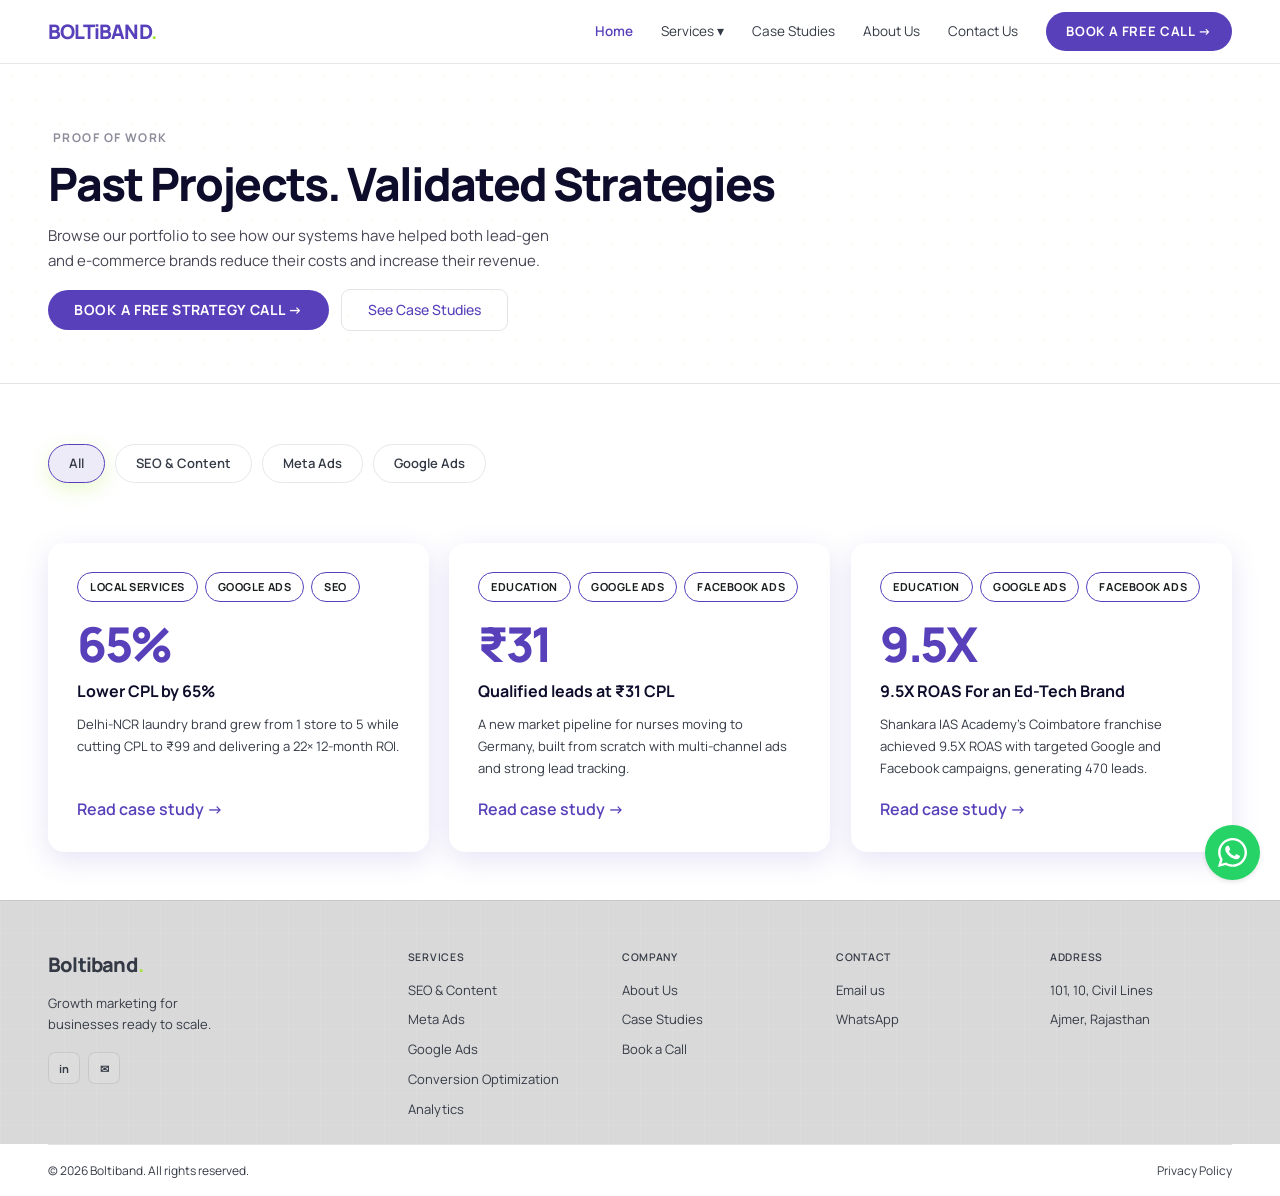
<file: case-studies.html>
<!DOCTYPE html>
<html lang="en">

<head>
  <meta charset="UTF-8">
  <meta name="viewport" content="width=device-width, initial-scale=1.0">
  <title>Case Studies - Boltiband | Real Growth Results</title>
  <meta name="description"
    content="Browse our case studies. See how we've helped brands achieve 22x ROI, 65% CPL reduction, and 9.5x ROAS through data-driven growth marketing.">
  <link
    href="https://fonts.googleapis.com/css2?family=Plus+Jakarta+Sans:wght@600;700;800&family=Manrope:wght@400;500;600&display=swap"
    rel="stylesheet">
  <link rel="icon" href="favicon.svg" type="image/svg+xml">
  <link rel="stylesheet" href="styles.css">
  <script type="application/ld+json">
{
  "@context": "https://schema.org",
  "@type": "Organization",
  "name": "Boltiband",
  "legalName": "Boltiband Digital",
  "url": "https://theboltiband.com",
  "logo": "https://theboltiband.com/images/boltiband-logo.png",
  "description": "Boltiband is a growth marketing agency helping businesses scale with Google Ads, Meta Ads, SEO, and Content Marketing. Based in Ajmer, serving clients across India.",
  "foundingDate": "2024",
  "founder": {
    "@type": "Person",
    "name": "Palak Bhatia",
    "jobTitle": "Founder & Performance Marketing Lead",
    "sameAs": "https://www.linkedin.com/in/palak-bhatia-623920193/"
  },
  "address": {
    "@type": "PostalAddress",
    "streetAddress": "101, 10, Civil Lines",
    "addressLocality": "Ajmer",
    "addressRegion": "Rajasthan",
    "postalCode": "305001",
    "addressCountry": "IN"
  },
  "contactPoint": {
    "@type": "ContactPoint",
    "contactType": "customer service",
    "telephone": "+91-8764933188",
    "email": "boltibanddigital@gmail.com",
    "availableLanguage": ["English", "Hindi"],
    "areaServed": "IN"
  },
  "sameAs": [
    "https://www.linkedin.com/company/theboltiband/",
    "https://wa.me/918764933188"
  ],
  "areaServed": {
    "@type": "Country",
    "name": "India"
  }
}
</script>
</head>

<!-- Google tag (gtag.js) -->
<script async src="https://www.googletagmanager.com/gtag/js?id=G-1SBTSQHBLZ"></script>
<script>
  window.dataLayer = window.dataLayer || [];
  function gtag() { dataLayer.push(arguments); }
  gtag('js', new Date());
  gtag('config', 'G-1SBTSQHBLZ');
</script>

<!-- Google Tag Manager -->
<script>(function (w, d, s, l, i) {
    w[l] = w[l] || []; w[l].push({
      'gtm.start': new Date().getTime(), event: 'gtm.js'
    }); var f = d.getElementsByTagName(s)[0],
      j = d.createElement(s), dl = l != 'dataLayer' ? '&l=' + l : ''; j.async = true; j.src =
        'https://www.googletagmanager.com/gtm.js?id=' + i + dl; f.parentNode.insertBefore(j, f);
  })(window, document, 'script', 'dataLayer', 'GTM-KFTDWHBC');</script>

<body>
  <noscript><iframe src="https://www.googletagmanager.com/ns.html?id=GTM-KFTDWHBC" height="0" width="0"
      style="display:none;visibility:hidden"></iframe></noscript>

  <!-- NAV -->
  <nav class="nav" id="main-nav">
    <div class="nav-logo"><a href="index.html"><span
          style="color: var(--primary); text-transform: uppercase;">Bolt</span>i<span
          style="color: var(--primary); text-transform: uppercase;">Band</span><span>.</span></a></div>
    <div class="nav-links">
      <a href="index.html" class="nav-lnk" data-page="home">Home</a>
      <div class="nav-dropdown" data-page="services">
        <span class="nav-lnk" data-page="services">Services ▾</span>
        <div class="nav-dropdown-menu">
          <div class="nav-dropdown-menu-inner">
            <span class="nav-dd-heading">Services</span>
            <span><a href="services.html">All Services</a></span>
            <span><a href="seo-content.html">SEO &amp; Content</a></span>
            <span><a href="google-ads.html">Google Ads</a></span>
            <span><a href="meta-ads.html">Meta Ads</a></span>
            <span><a href="conversion-optimisation.html">Conversion Optimisation</a></span>
            <span><a href="analytics-reporting.html">Analytics &amp; Reporting</a></span>
          </div>
        </div>
      </div>
      <a href="case-studies.html" class="nav-lnk active" data-page="casestudies">Case Studies</a>
      <a href="about.html" class="nav-lnk" data-page="about">About Us</a>
      <a href="contact.html" class="nav-lnk" data-page="contact">Contact Us</a>
      <a href="contact.html" class="nav-btn">Book a Free Call →</a>
    </div>
    <div class="ham" id="ham" onclick="toggleMenu()">
      <span></span><span></span><span></span>
    </div>
  </nav>

  <div class="mob-menu" id="mob-menu">
    <a href="index.html" class="mob-lnk">Home</a>
    <span class="mob-lnk" onclick="toggleSubmenu()">Services</span>
    <a href="seo-content.html" class="mob-sub-lnk">↳ SEO &amp; Content</a>
    <a href="google-ads.html" class="mob-sub-lnk">↳ Google Ads</a>
    <a href="meta-ads.html" class="mob-sub-lnk">↳ Meta Ads</a>
    <a href="conversion-optimisation.html" class="mob-sub-lnk">↳ Conversion Optimisation</a>
    <a href="analytics-reporting.html" class="mob-sub-lnk">↳ Analytics &amp; Reporting</a>
    <a href="case-studies.html" class="mob-lnk">Case Studies</a>
    <a href="about.html" class="mob-lnk">About Us</a>
    <a href="contact.html" class="mob-lnk">Contact Us</a>
    <a href="contact.html" class="mob-btn">Book a Free Call →</a>
  </div>

  <div class="page-hero bg-pattern-dots">
    <div class="stag a1">Proof of work</div>
    <h1 class="a2">Past Projects. Validated Strategies</h1>
    <p class="a3" style="font-size:15px;color:var(--tm);max-width:520px;line-height:1.7;margin-top:12px">Browse our
      portfolio to see how our systems have helped both lead-gen and e-commerce brands reduce their costs and increase
      their revenue.</p>
    <div class="hero-btns">
      <a href="contact.html" class="btn-green">Book a Free Strategy Call →</a>
      <a href="case-studies.html" class="btn-ghost">See Case Studies</a>
    </div>
  </div>

  <section class="sec" style="padding-top:36px">
    <div class="filter-tabs" id="cs-filters">
      <span class="ftab active">All</span>
      <span class="ftab">SEO &amp; Content</span>
      <span class="ftab">Meta Ads</span>
      <span class="ftab">Google Ads</span>
    </div>
    <div class="cs-grid" id="cs-grid">
      <div class="cs-card featured">
        <div class="cs-card-tags"><span class="atag">Local Services</span><span class="atag">Google Ads</span><span
            class="atag">SEO</span></div>
        <div class="cs-card-metric">65<span>%</span></div>
        <div class="cs-card-title">Lower CPL by 65%</div>
        <div class="cs-card-desc">Delhi-NCR laundry brand grew from 1 store to 5 while cutting CPL to ₹99 and delivering
          a 22× 12-month ROI.</div>
        <span class="cs-card-lnk">Read case study →</span>
      </div>
      <div class="cs-card featured">
        <div class="cs-card-tags"><span class="atag">Education</span><span class="atag">Google Ads</span><span
            class="atag">Facebook Ads</span></div>
        <div class="cs-card-metric">₹31</div>
        <div class="cs-card-title">Qualified leads at ₹31 CPL</div>
        <div class="cs-card-desc">A new market pipeline for nurses moving to Germany, built from scratch with
          multi-channel ads and strong lead tracking.</div>
        <span class="cs-card-lnk">Read case study →</span>
      </div>
      <div class="cs-card featured">
        <div class="cs-card-tags"><span class="atag">Education</span><span class="atag">Google Ads</span><span
            class="atag">Facebook Ads</span></div>
        <div class="cs-card-metric">9.5<span>X</span></div>
        <div class="cs-card-title">9.5X ROAS For an Ed-Tech Brand</div>
        <div class="cs-card-desc">Shankara IAS Academy's Coimbatore franchise achieved 9.5X ROAS with targeted Google
          and Facebook campaigns, generating 470 leads.</div>
        <span class="cs-card-lnk">Read case study →</span>
      </div>
    </div>
  </section>


  <footer class="footer bg-pattern-grid">
    <div>
      <div class="ft-logo">Boltiband<span>.</span></div>
      <p class="ft-tagline">Growth marketing for businesses ready to scale.</p>
      <div class="ft-soc"><a class="ft-si" href="https://www.linkedin.com/company/theboltiband/"
          target="_blank">in</a><a class="ft-si" href="mailto:boltibanddigital@gmail.com" target="_blank">✉</a></div>
    </div>
    <div class="ft-col">
      <h4>Services</h4>
      <ul>
        <li><a href="seo-content.html">SEO &amp; Content</a></li>
        <li><a href="meta-ads.html">Meta Ads</a></li>
        <li><a href="google-ads.html">Google Ads</a></li>
        <li><a href="conversion-optimisation.html">Conversion Optimization</a></li>
        <li><a href="analytics-reporting.html">Analytics</a></li>
      </ul>
    </div>
    <div class="ft-col">
      <h4>Company</h4>
      <ul>
        <li><a href="about.html">About Us</a></li>
        <li><a href="case-studies.html">Case Studies</a></li>
        <li><a href="contact.html">Book a Call</a></li>
      </ul>
    </div>
    <div class="ft-col">
      <h4>Contact</h4>
      <ul>
        <li><a href="mailto:boltibanddigital@gmail.com">Email us</a></li>
        <li><a href="https://wa.me/918764933188" target="_blank">WhatsApp</a></li>
      </ul>
    </div>
    <div class="ft-col">
      <h4>Address</h4>
      <ul>
        <li>101, 10, Civil Lines</li>
        <li>Ajmer, Rajasthan</li>
      </ul>
    </div>
  </footer>
  <div class="ft-bottom">
    <p>© 2026 Boltiband. All rights reserved.</p><span>Privacy Policy</span>
  </div>
  <!-- whatsapp buttton -->

  <input class="chat-menu hidden" id="offchat-menu" type="checkbox" />
  <div class="sticky-button" id="sticky-button">
    <label for="offchat-menu">
      <svg class="chat-icon" viewBox="0 0 24 24">
        <path
          d="M12.04 2C6.58 2 2.13 6.45 2.13 11.91C2.13 13.66 2.59 15.36 3.45 16.86L2.05 22L7.3 20.62C8.75 21.41 10.38 21.83 12.04 21.83C17.5 21.83 21.95 17.38 21.95 11.92C21.95 9.27 20.92 6.78 19.05 4.91C17.18 3.03 14.69 2 12.04 2M12.05 3.67C14.25 3.67 16.31 4.53 17.87 6.09C19.42 7.65 20.28 9.72 20.28 11.92C20.28 16.46 16.58 20.15 12.04 20.15C10.56 20.15 9.11 19.76 7.85 19L7.55 18.83L4.43 19.65L5.26 16.61L5.06 16.29C4.24 15 3.8 13.47 3.8 11.91C3.81 7.37 7.5 3.67 12.05 3.67M8.53 7.33C8.37 7.33 8.1 7.39 7.87 7.64C7.65 7.89 7 8.5 7 9.71C7 10.93 7.89 12.1 8 12.27C8.14 12.44 9.76 14.94 12.25 16C12.84 16.27 13.3 16.42 13.66 16.53C14.25 16.72 14.79 16.69 15.22 16.63C15.7 16.56 16.68 16.03 16.89 15.45C17.1 14.87 17.1 14.38 17.04 14.27C16.97 14.17 16.81 14.11 16.56 14C16.31 13.86 15.09 13.26 14.87 13.18C14.64 13.1 14.5 13.06 14.31 13.3C14.15 13.55 13.67 14.11 13.53 14.27C13.38 14.44 13.24 14.46 13 14.34C12.74 14.21 11.94 13.95 11 13.11C10.26 12.45 9.77 11.64 9.62 11.39C9.5 11.15 9.61 11 9.73 10.89C9.84 10.78 10 10.6 10.1 10.45C10.23 10.31 10.27 10.2 10.35 10.04C10.43 9.87 10.39 9.73 10.33 9.61C10.27 9.5 9.77 8.26 9.56 7.77C9.36 7.29 9.16 7.35 9 7.34C8.86 7.34 8.7 7.33 8.53 7.33Z" />
      </svg>
      <svg class="close-icon" viewBox="0 0 512 512">
        <path
          d="M278.6 256l68.2-68.2c6.2-6.2 6.2-16.4 0-22.6-6.2-6.2-16.4-6.2-22.6 0L256 233.4l-68.2-68.2c-6.2-6.2-16.4-6.2-22.6 0-3.1 3.1-4.7 7.2-4.7 11.3 0 4.1 1.6 8.2 4.7 11.3l68.2 68.2-68.2 68.2c-3.1 3.1-4.7 7.2-4.7 11.3 0 4.1 1.6 8.2 4.7 11.3 6.2 6.2 16.4 6.2 22.6 0l68.2-68.2 68.2 68.2c6.2 6.2 16.4 6.2 22.6 0 6.2-6.2 6.2-16.4 0-22.6L278.6 256z" />
      </svg>
    </label>
  </div>
  <div class="sticky-chat">
    <div class="chat-content">
      <div class="chat-header">
        <svg viewBox="0 0 32 32">
          <path
            d="M24,22a1,1,0,0,1-.64-.23L18.84,18H17A8,8,0,0,1,17,2h6a8,8,0,0,1,2,15.74V21a1,1,0,0,1-.58.91A1,1,0,0,1,24,22ZM17,4a6,6,0,0,0,0,12h2.2a1,1,0,0,1,.64.23L23,18.86V16.92a1,1,0,0,1,.86-1A6,6,0,0,0,23,4Z" />
          <rect height="2" width="2" x="19" y="9"></rect>
          <rect height="2" width="2" x="14" y="9"></rect>
          <rect height="2" width="2" x="24" y="9"></rect>
          <path
            d="M8,30a1,1,0,0,1-.42-.09A1,1,0,0,1,7,29V25.74a8,8,0,0,1-1.28-15,1,1,0,1,1,.82,1.82,6,6,0,0,0,1.6,11.4,1,1,0,0,1,.86,1v1.94l3.16-2.63A1,1,0,0,1,12.8,24H15a5.94,5.94,0,0,0,4.29-1.82,1,1,0,0,1,1.44,1.4A8,8,0,0,1,15,26H13.16L8.64,29.77A1,1,0,0,1,8,30Z" />
        </svg>
        <div class="title">Please chat with our team <span>An admin will respond within a few minutes.</span>
        </div>
      </div>
      <div class="chat-text"><span>Hello, is there anything we can assist you with?</span>
        <span class="typing">
          <svg viewBox="0 0 512 512">
            <circle cx="256" cy="256" r="48"></circle>
            <circle cx="416" cy="256" r="48"></circle>
            <circle cx="96" cy="256" r="48"></circle>
          </svg>
        </span>
      </div>
    </div>
    <a class="chat-button" href="https://api.whatsapp.com/send?phone=918764933188" rel="nofollow noreferrer"
      target="_blank">
      <span>Type a message</span>
      <svg viewBox="0 0 32 32">
        <path
          d="M19.47,31a2,2,0,0,1-1.8-1.09l-4-7.57a1,1,0,0,1,1.77-.93l4,7.57L29,3.06,3,12.49l9.8,5.26,8.32-8.32a1,1,0,0,1,1.42,1.42l-8.85,8.84a1,1,0,0,1-1.17.18L2.09,14.33a2,2,0,0,1,.25-3.72L28.25,1.13a2,2,0,0,1,2.62,2.62L21.39,29.66A2,2,0,0,1,19.61,31Z" />
      </svg>
    </a>
  </div>
  <script src="main.js"></script>
</body>

</html>
</file>
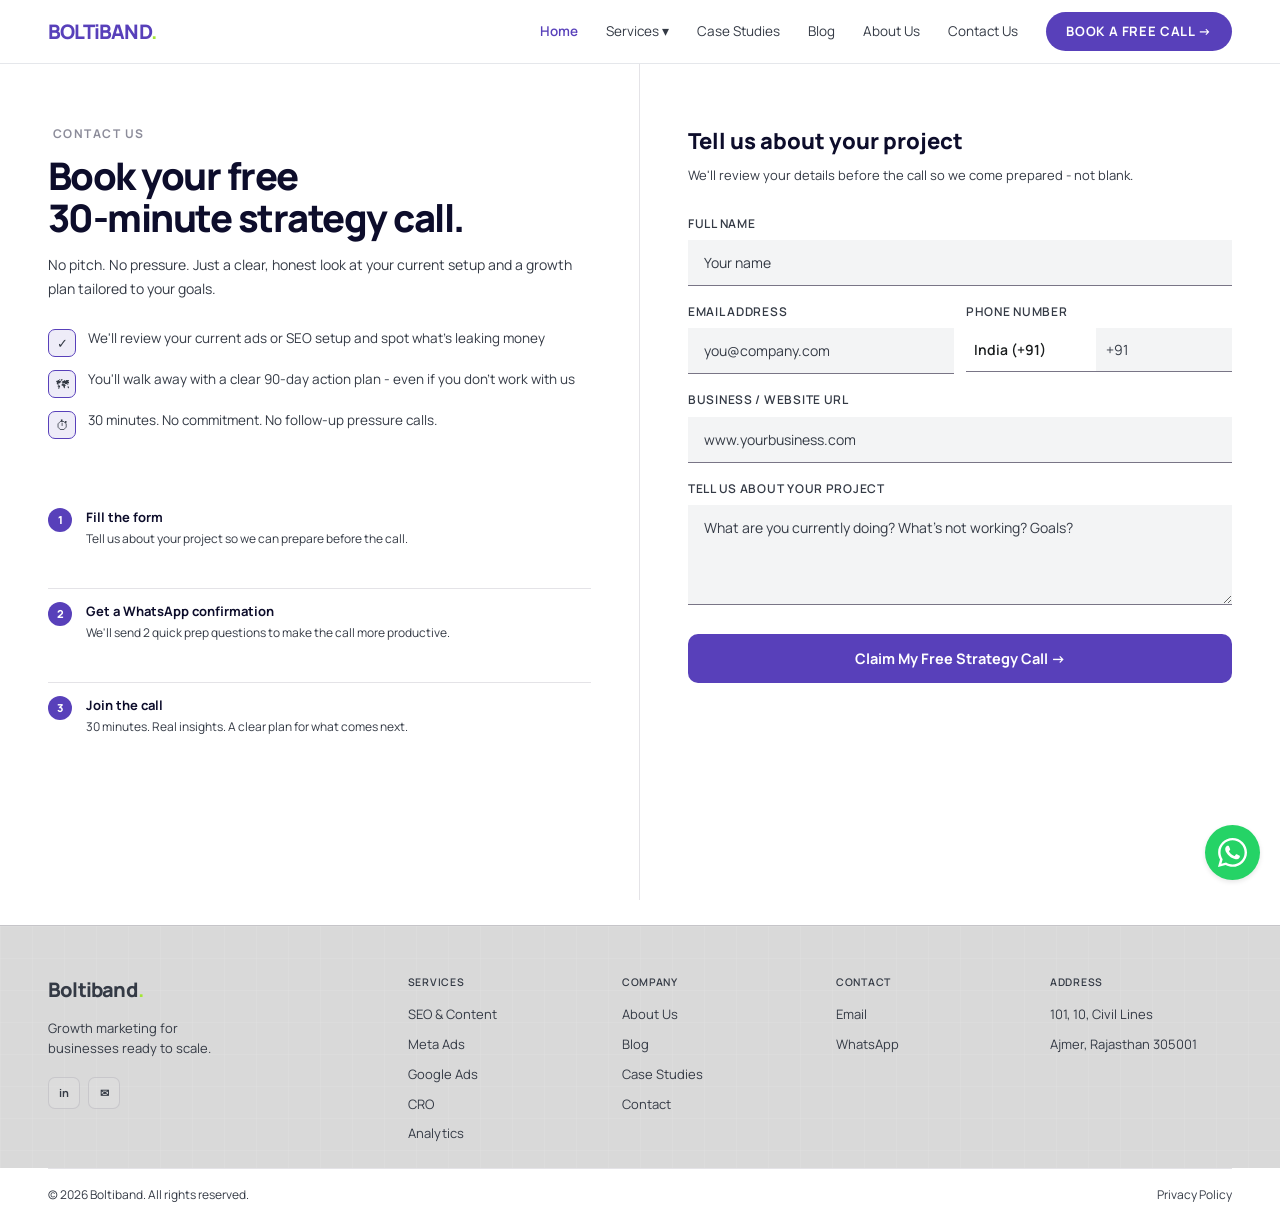
<file: contact.html>
<!DOCTYPE html>
<html lang="en">

<head>
  <meta charset="UTF-8">
  <meta name="viewport" content="width=device-width, initial-scale=1.0">
  <title>Contact Us - Boltiband | Free 30-Minute Strategy Call</title>
  <meta name="description"
    content="Book your free 30-minute strategy call with Boltiband. No pitch. No pressure. Just honest growth advice.">
  <link
    href="https://fonts.googleapis.com/css2?family=Plus+Jakarta+Sans:wght@600;700;800&family=Manrope:wght@400;500;600&display=swap"
    rel="stylesheet">
  <link rel="icon" href="favicon.svg" type="image/svg+xml">
  <link rel="stylesheet" href="styles.css">
  <script type="application/ld+json">
{
  "@context": "https://schema.org",
  "@type": "Organization",
  "name": "Boltiband",
  "legalName": "Boltiband Digital",
  "url": "https://theboltiband.com",
  "logo": "https://theboltiband.com/images/boltiband-logo.png",
  "description": "Boltiband is a growth marketing agency helping businesses scale with Google Ads, Meta Ads, SEO, and Content Marketing. Based in Ajmer, serving clients across India.",
  "foundingDate": "2024",
  "founder": {
    "@type": "Person",
    "name": "Palak Bhatia",
    "jobTitle": "Founder & Performance Marketing Lead",
    "sameAs": "https://www.linkedin.com/in/palak-bhatia-623920193/"
  },
  "address": {
    "@type": "PostalAddress",
    "streetAddress": "101, 10, Civil Lines",
    "addressLocality": "Ajmer",
    "addressRegion": "Rajasthan",
    "postalCode": "305001",
    "addressCountry": "IN"
  },
  "contactPoint": {
    "@type": "ContactPoint",
    "contactType": "customer service",
    "telephone": "+91-8764933188",
    "email": "boltibanddigital@gmail.com",
    "availableLanguage": ["English", "Hindi"],
    "areaServed": "IN"
  },
  "sameAs": [
    "https://www.linkedin.com/company/theboltiband/",
    "https://wa.me/918764933188"
  ],
  "areaServed": {
    "@type": "Country",
    "name": "India"
  }
}
</script>
</head>

<!-- Google tag (gtag.js) -->
<script async src="https://www.googletagmanager.com/gtag/js?id=G-1SBTSQHBLZ"></script>
<script>
  window.dataLayer = window.dataLayer || [];
  function gtag() { dataLayer.push(arguments); }
  gtag('js', new Date());
  gtag('config', 'G-1SBTSQHBLZ');
</script>

<!-- Google Tag Manager -->
<script>(function (w, d, s, l, i) {
    w[l] = w[l] || []; w[l].push({
      'gtm.start': new Date().getTime(), event: 'gtm.js'
    }); var f = d.getElementsByTagName(s)[0],
      j = d.createElement(s), dl = l != 'dataLayer' ? '&l=' + l : ''; j.async = true; j.src =
        'https://www.googletagmanager.com/gtm.js?id=' + i + dl; f.parentNode.insertBefore(j, f);
  })(window, document, 'script', 'dataLayer', 'GTM-KFTDWHBC');</script>

<body>
  <noscript><iframe src="https://www.googletagmanager.com/ns.html?id=GTM-KFTDWHBC" height="0" width="0"
      style="display:none;visibility:hidden"></iframe></noscript>

  <!-- NAV -->
  <nav class="nav" id="main-nav">
    <div class="nav-logo"><a href="index.html"><span
          style="color: var(--primary); text-transform: uppercase;">Bolt</span>i<span
          style="color: var(--primary); text-transform: uppercase;">Band</span><span>.</span></a></div>
    <div class="nav-links">
      <a href="index.html" class="nav-lnk" data-page="home">Home</a>
      <div class="nav-dropdown">
        <span class="nav-lnk" data-page="services">Services ▾</span>
        <div class="nav-dropdown-menu">
          <div class="nav-dropdown-menu-inner">
            <span class="nav-dd-heading">Services</span>
            <span><a href="services.html">All Services</a></span>
            <span><a href="seo-content.html">SEO &amp; Content</a></span>
            <span><a href="google-ads.html">Google Ads</a></span>
            <span><a href="meta-ads.html">Meta Ads</a></span>
            <span><a href="conversion-optimisation.html">Conversion Optimisation</a></span>
            <span><a href="analytics-reporting.html">Analytics &amp; Reporting</a></span>
          </div>
        </div>
      </div>
      <a href="case-studies.html" class="nav-lnk" data-page="casestudies">Case Studies</a>
      <a href="blog.html" class="nav-lnk" data-page="blog">Blog</a>
      <a href="about.html" class="nav-lnk" data-page="about">About Us</a>
      <a href="contact.html" class="nav-lnk active" data-page="contact">Contact Us</a>
      <a href="contact.html" class="nav-btn">Book a Free Call →</a>
    </div>
    <div class="ham" id="ham" onclick="toggleMenu()">
      <span></span><span></span><span></span>
    </div>
  </nav>

  <div class="mob-menu" id="mob-menu">
    <a href="index.html" class="mob-lnk">Home</a>
    <span class="mob-lnk" onclick="toggleSubmenu()">Services</span>
    <a href="seo-content.html" class="mob-sub-lnk">↳ SEO &amp; Content</a>
    <a href="google-ads.html" class="mob-sub-lnk">↳ Google Ads</a>
    <a href="meta-ads.html" class="mob-sub-lnk">↳ Meta Ads</a>
    <a href="conversion-optimisation.html" class="mob-sub-lnk">↳ Conversion Optimisation</a>
    <a href="analytics-reporting.html" class="mob-sub-lnk">↳ Analytics &amp; Reporting</a>
    <a href="case-studies.html" class="mob-lnk">Case Studies</a>
  <a href="blog.html" class="mob-lnk">Blog</a>
    <a href="about.html" class="mob-lnk">About Us</a>
    <a href="contact.html" class="mob-lnk">Contact Us</a>
    <a href="contact.html" class="mob-btn">Book a Free Call →</a>
  </div>

  <div class="book-layout bg-pattern-subtle">
    <div class="book-left">
      <div class="stag a1">Contact Us</div>
      <h1 class="a2">Book your free<br>30-minute strategy call.</h1>
      <p class="a3">No pitch. No pressure. Just a clear, honest look at your current setup and a growth plan tailored to
        your goals.</p>
      <div class="book-perks a3">
        <div class="perk">
          <div class="perk-icon">✓</div><span>We'll review your current ads or SEO setup and spot what's leaking
            money</span>
        </div>
        <div class="perk">
          <div class="perk-icon">🗺</div><span>You'll walk away with a clear 90-day action plan - even if you don't work
            with us</span>
        </div>
        <div class="perk">
          <div class="perk-icon">⏱</div><span>30 minutes. No commitment. No follow-up pressure calls.</span>
        </div>
      </div>
      <div class="book-steps a4">
        <div class="book-step">
          <div class="book-step-n">1</div>
          <div class="book-step-text">
            <h4>Fill the form</h4>
            <p>Tell us about your project so we can prepare before the call.</p>
          </div>
        </div>
        <div class="book-step">
          <div class="book-step-n">2</div>
          <div class="book-step-text">
            <h4>Get a WhatsApp confirmation</h4>
            <p>We'll send 2 quick prep questions to make the call more productive.</p>
          </div>
        </div>
        <div class="book-step">
          <div class="book-step-n">3</div>
          <div class="book-step-text">
            <h4>Join the call</h4>
            <p>30 minutes. Real insights. A clear plan for what comes next.</p>
          </div>
        </div>
      </div>
    </div>
    <div class="book-right">
      <h2>Tell us about your project</h2>
      <p class="sub">We'll review your details before the call so we come prepared - not blank.</p>
      <form name="contact-form" action="" method="post">
        <div class="form-group">
          <label>Full name</label>
          <input class="form-input" id="full-name" name="full-name" type="text" placeholder="Your name" required>
        </div>
        <div class="form-row">
          <div class="form-group">
            <label>Email address</label>
            <input class="form-input" id="email" name="email" type="email" placeholder="you@company.com" required>
          </div>
          <div class="form-group phone-group">
            <label>Phone number</label>
            <div class="phone-input-wrap">
              <select class="form-input" id="country-code" name="country-code" required>
                <option value="+91">India (+91)</option>
                <option value="+1">USA (+1)</option>
                <option value="+44">UK (+44)</option>
                <option value="+61">Australia (+61)</option>
                <option value="+49">Germany (+49)</option>
              </select>
              <input class="form-input" type="tel" id="phone-number" name="phone-number" placeholder="Phone number"
                required>
            </div>
          </div>
        </div>
        <div class="form-group">
          <label>Business / website URL</label>
          <input class="form-input" id="business-url" name="business-url" type="url" placeholder="www.yourbusiness.com">
        </div>
        <div class="form-group">
          <label>Tell us about your project</label>
          <textarea class="form-input" id="project-message" name="project-message"
            placeholder="What are you currently doing? What's not working? Goals?" required></textarea>
        </div>
        <button type="submit" class="form-submit">Claim My Free Strategy Call →</button>
      </form>
    </div>
  </div>

  <footer class="footer bg-pattern-grid">
    <div>
      <div class="ft-logo">Boltiband<span>.</span></div>
      <p class="ft-tagline">Growth marketing for businesses ready to scale.</p>
      <div class="ft-soc"><a class="ft-si" href="https://www.linkedin.com/company/theboltiband/"
          target="_blank">in</a><a class="ft-si" href="mailto:boltibanddigital@gmail.com" target="_blank">✉</a></div>
    </div>
    <div class="ft-col">
      <h4>Services</h4>
      <ul>
        <li><a href="seo-content.html">SEO &amp; Content</a></li>
        <li><a href="meta-ads.html">Meta Ads</a></li>
        <li><a href="google-ads.html">Google Ads</a></li>
        <li><a href="conversion-optimisation.html">CRO</a></li>
        <li><a href="analytics-reporting.html">Analytics</a></li>
      </ul>
    </div>
    <div class="ft-col">
      <h4>Company</h4>
      <ul>
        <li><a href="about.html">About Us</a></li>
        <li><a href="blog.html">Blog</a></li>
        <li><a href="case-studies.html">Case Studies</a></li>
        <li><a href="contact.html">Contact</a></li>
      </ul>
    </div>
    <div class="ft-col">
      <h4>Contact</h4>
      <ul>
        <li><a href="mailto:boltibanddigital@gmail.com">Email</a></li>
        <li><a href="https://wa.me/918764933188" target="_blank">WhatsApp</a></li>
      </ul>
    </div>
    <div class="ft-col">
      <h4>Address</h4>
      <ul>
        <li>101, 10, Civil Lines</li>
        <li>Ajmer, Rajasthan 305001</li>
      </ul>
    </div>
  </footer>
  <div class="ft-bottom">
    <p>© 2026 Boltiband. All rights reserved.</p><span>Privacy Policy</span>
  </div>

  <!-- whatsapp buttton -->

  <input class="chat-menu hidden" id="offchat-menu" type="checkbox" />
  <div class="sticky-button" id="sticky-button">
    <label for="offchat-menu">
      <svg class="chat-icon" viewBox="0 0 24 24">
        <path
          d="M12.04 2C6.58 2 2.13 6.45 2.13 11.91C2.13 13.66 2.59 15.36 3.45 16.86L2.05 22L7.3 20.62C8.75 21.41 10.38 21.83 12.04 21.83C17.5 21.83 21.95 17.38 21.95 11.92C21.95 9.27 20.92 6.78 19.05 4.91C17.18 3.03 14.69 2 12.04 2M12.05 3.67C14.25 3.67 16.31 4.53 17.87 6.09C19.42 7.65 20.28 9.72 20.28 11.92C20.28 16.46 16.58 20.15 12.04 20.15C10.56 20.15 9.11 19.76 7.85 19L7.55 18.83L4.43 19.65L5.26 16.61L5.06 16.29C4.24 15 3.8 13.47 3.8 11.91C3.81 7.37 7.5 3.67 12.05 3.67M8.53 7.33C8.37 7.33 8.1 7.39 7.87 7.64C7.65 7.89 7 8.5 7 9.71C7 10.93 7.89 12.1 8 12.27C8.14 12.44 9.76 14.94 12.25 16C12.84 16.27 13.3 16.42 13.66 16.53C14.25 16.72 14.79 16.69 15.22 16.63C15.7 16.56 16.68 16.03 16.89 15.45C17.1 14.87 17.1 14.38 17.04 14.27C16.97 14.17 16.81 14.11 16.56 14C16.31 13.86 15.09 13.26 14.87 13.18C14.64 13.1 14.5 13.06 14.31 13.3C14.15 13.55 13.67 14.11 13.53 14.27C13.38 14.44 13.24 14.46 13 14.34C12.74 14.21 11.94 13.95 11 13.11C10.26 12.45 9.77 11.64 9.62 11.39C9.5 11.15 9.61 11 9.73 10.89C9.84 10.78 10 10.6 10.1 10.45C10.23 10.31 10.27 10.2 10.35 10.04C10.43 9.87 10.39 9.73 10.33 9.61C10.27 9.5 9.77 8.26 9.56 7.77C9.36 7.29 9.16 7.35 9 7.34C8.86 7.34 8.7 7.33 8.53 7.33Z" />
      </svg>
      <svg class="close-icon" viewBox="0 0 512 512">
        <path
          d="M278.6 256l68.2-68.2c6.2-6.2 6.2-16.4 0-22.6-6.2-6.2-16.4-6.2-22.6 0L256 233.4l-68.2-68.2c-6.2-6.2-16.4-6.2-22.6 0-3.1 3.1-4.7 7.2-4.7 11.3 0 4.1 1.6 8.2 4.7 11.3l68.2 68.2-68.2 68.2c-3.1 3.1-4.7 7.2-4.7 11.3 0 4.1 1.6 8.2 4.7 11.3 6.2 6.2 16.4 6.2 22.6 0l68.2-68.2 68.2 68.2c6.2 6.2 16.4 6.2 22.6 0 6.2-6.2 6.2-16.4 0-22.6L278.6 256z" />
      </svg>
    </label>
  </div>
  <div class="sticky-chat">
    <div class="chat-content">
      <div class="chat-header">
        <svg viewBox="0 0 32 32">
          <path
            d="M24,22a1,1,0,0,1-.64-.23L18.84,18H17A8,8,0,0,1,17,2h6a8,8,0,0,1,2,15.74V21a1,1,0,0,1-.58.91A1,1,0,0,1,24,22ZM17,4a6,6,0,0,0,0,12h2.2a1,1,0,0,1,.64.23L23,18.86V16.92a1,1,0,0,1,.86-1A6,6,0,0,0,23,4Z" />
          <rect height="2" width="2" x="19" y="9"></rect>
          <rect height="2" width="2" x="14" y="9"></rect>
          <rect height="2" width="2" x="24" y="9"></rect>
          <path
            d="M8,30a1,1,0,0,1-.42-.09A1,1,0,0,1,7,29V25.74a8,8,0,0,1-1.28-15,1,1,0,1,1,.82,1.82,6,6,0,0,0,1.6,11.4,1,1,0,0,1,.86,1v1.94l3.16-2.63A1,1,0,0,1,12.8,24H15a5.94,5.94,0,0,0,4.29-1.82,1,1,0,0,1,1.44,1.4A8,8,0,0,1,15,26H13.16L8.64,29.77A1,1,0,0,1,8,30Z" />
        </svg>
        <div class="title">Please chat with our team <span>An admin will respond within a few minutes.</span>
        </div>
      </div>
      <div class="chat-text"><span>Hello, is there anything we can assist you with?</span>
        <span class="typing">
          <svg viewBox="0 0 512 512">
            <circle cx="256" cy="256" r="48"></circle>
            <circle cx="416" cy="256" r="48"></circle>
            <circle cx="96" cy="256" r="48"></circle>
          </svg>
        </span>
      </div>
    </div>
    <a class="chat-button" href="https://api.whatsapp.com/send?phone=918764933188" rel="nofollow noreferrer"
      target="_blank">
      <span>Type a message</span>
      <svg viewBox="0 0 32 32">
        <path
          d="M19.47,31a2,2,0,0,1-1.8-1.09l-4-7.57a1,1,0,0,1,1.77-.93l4,7.57L29,3.06,3,12.49l9.8,5.26,8.32-8.32a1,1,0,0,1,1.42,1.42l-8.85,8.84a1,1,0,0,1-1.17.18L2.09,14.33a2,2,0,0,1,.25-3.72L28.25,1.13a2,2,0,0,1,2.62,2.62L21.39,29.66A2,2,0,0,1,19.61,31Z" />
      </svg>
    </a>
  </div>

  <script src="main.js"></script>
</body>

</html>
</file>
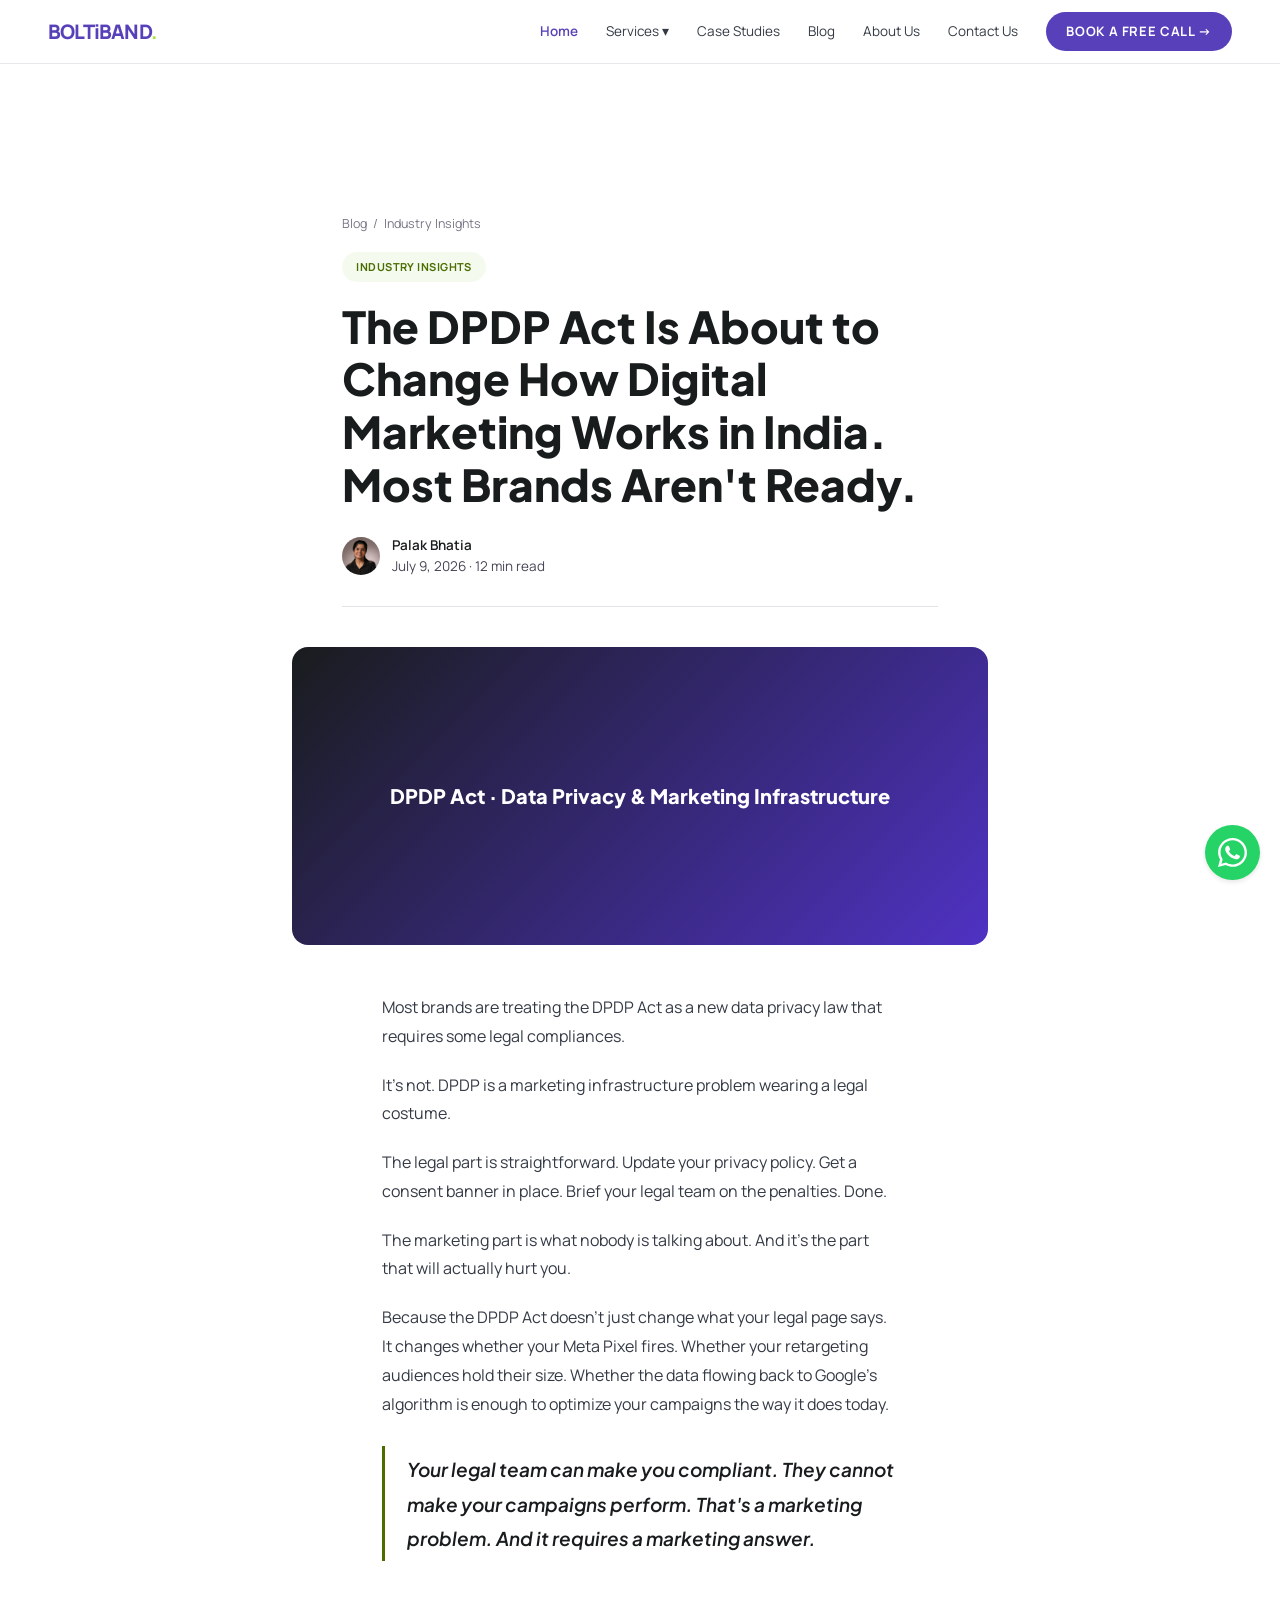
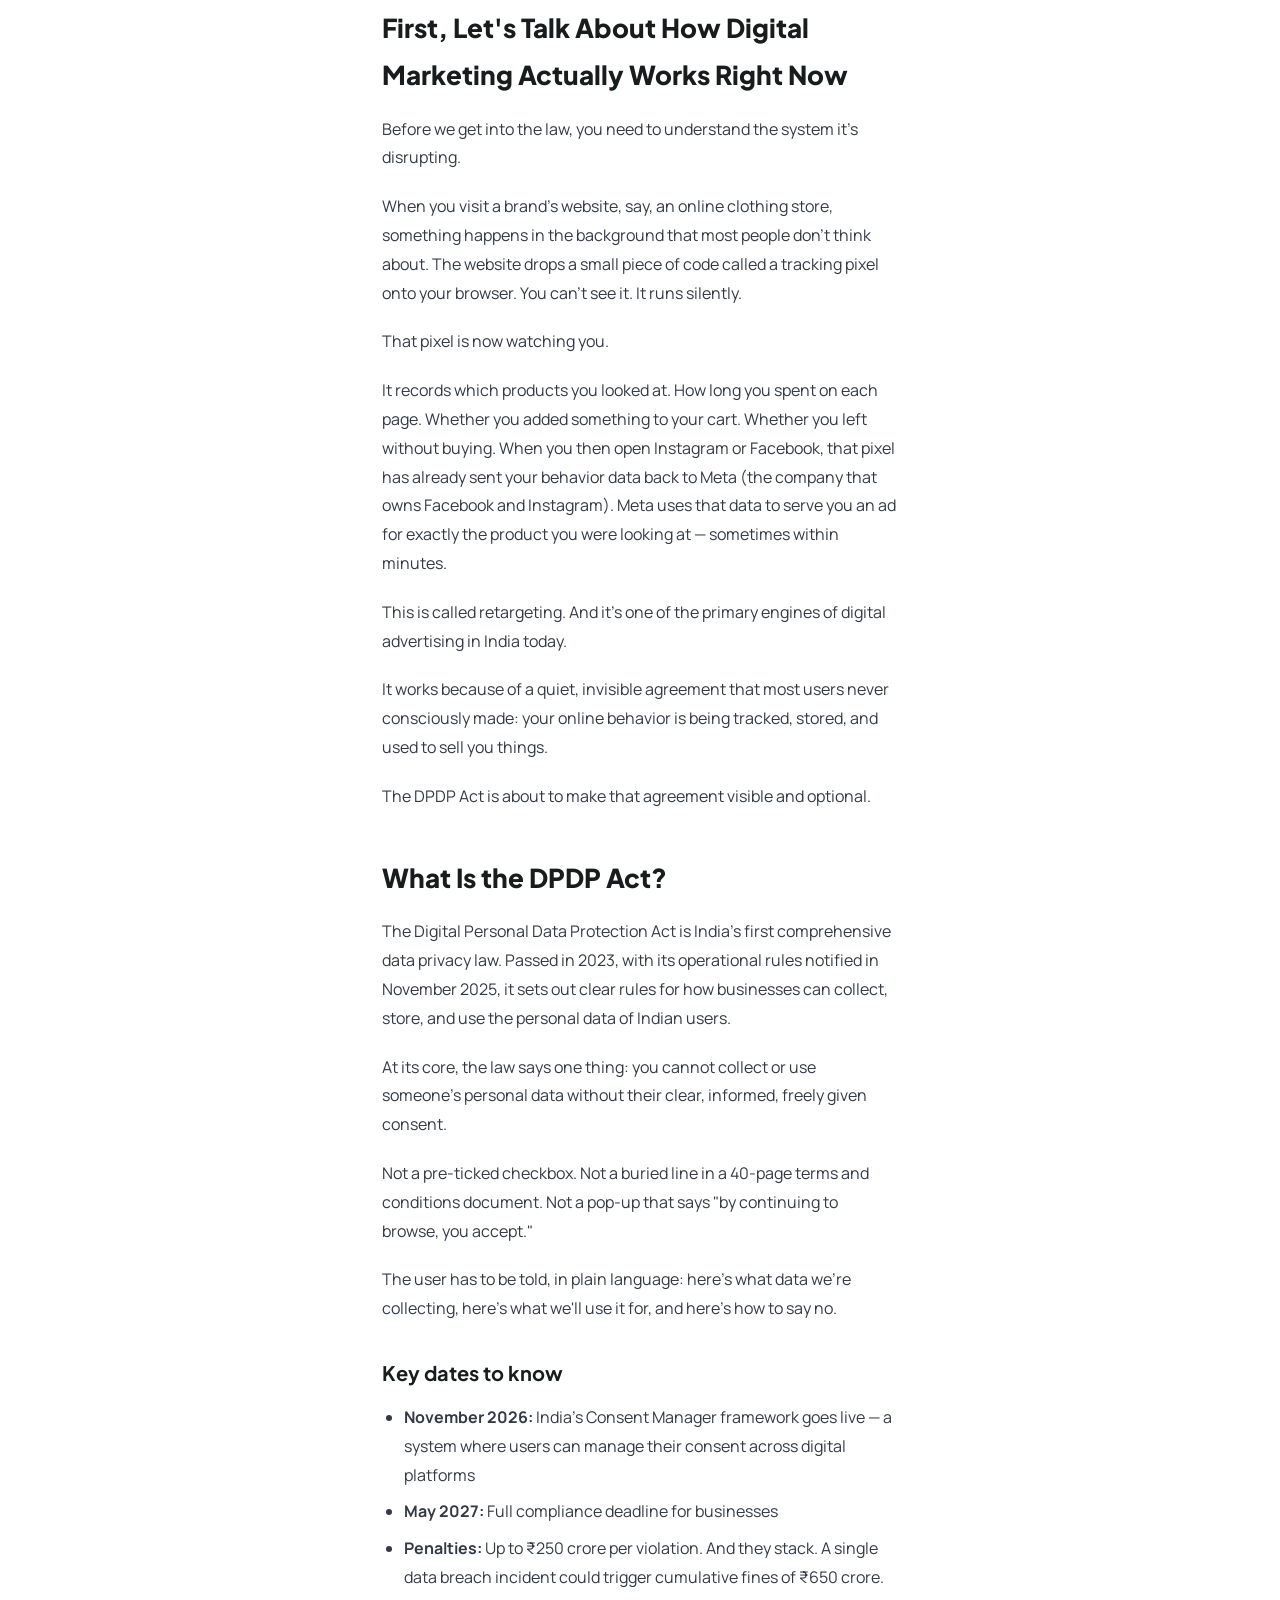
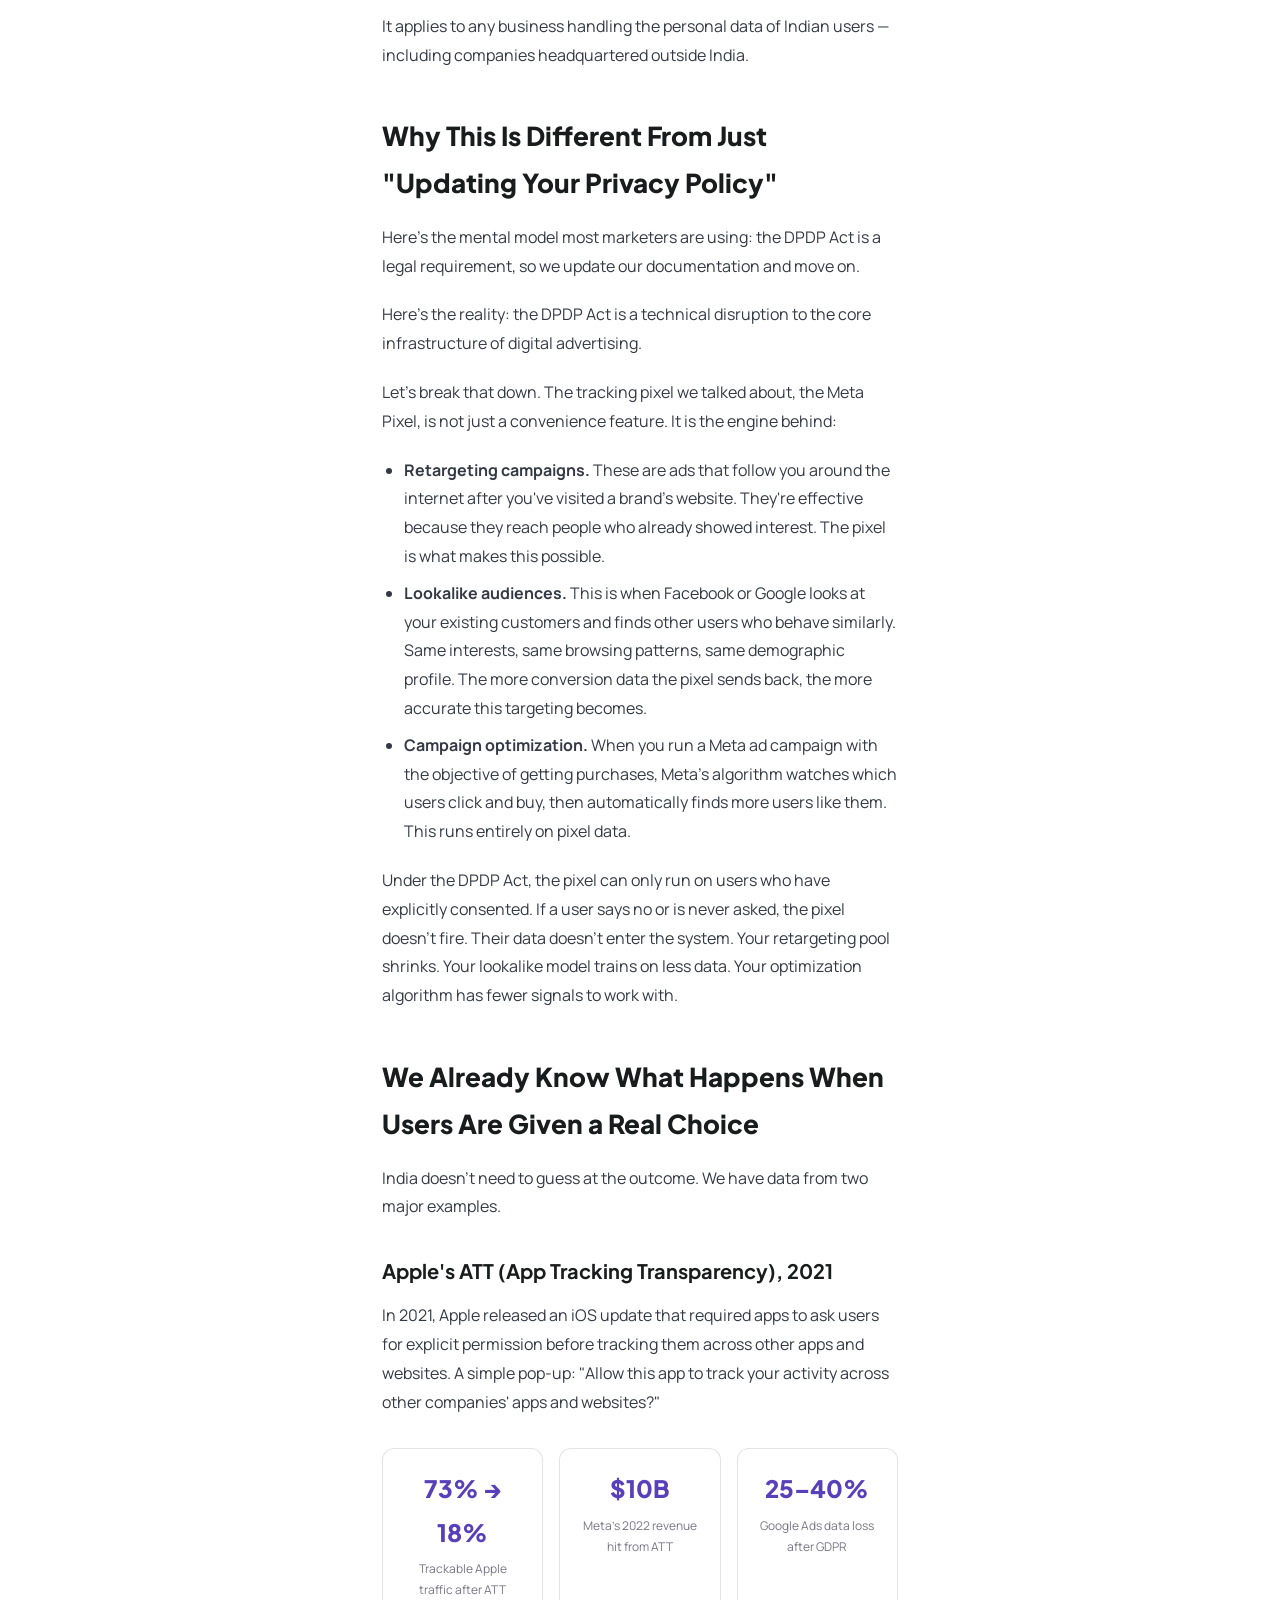
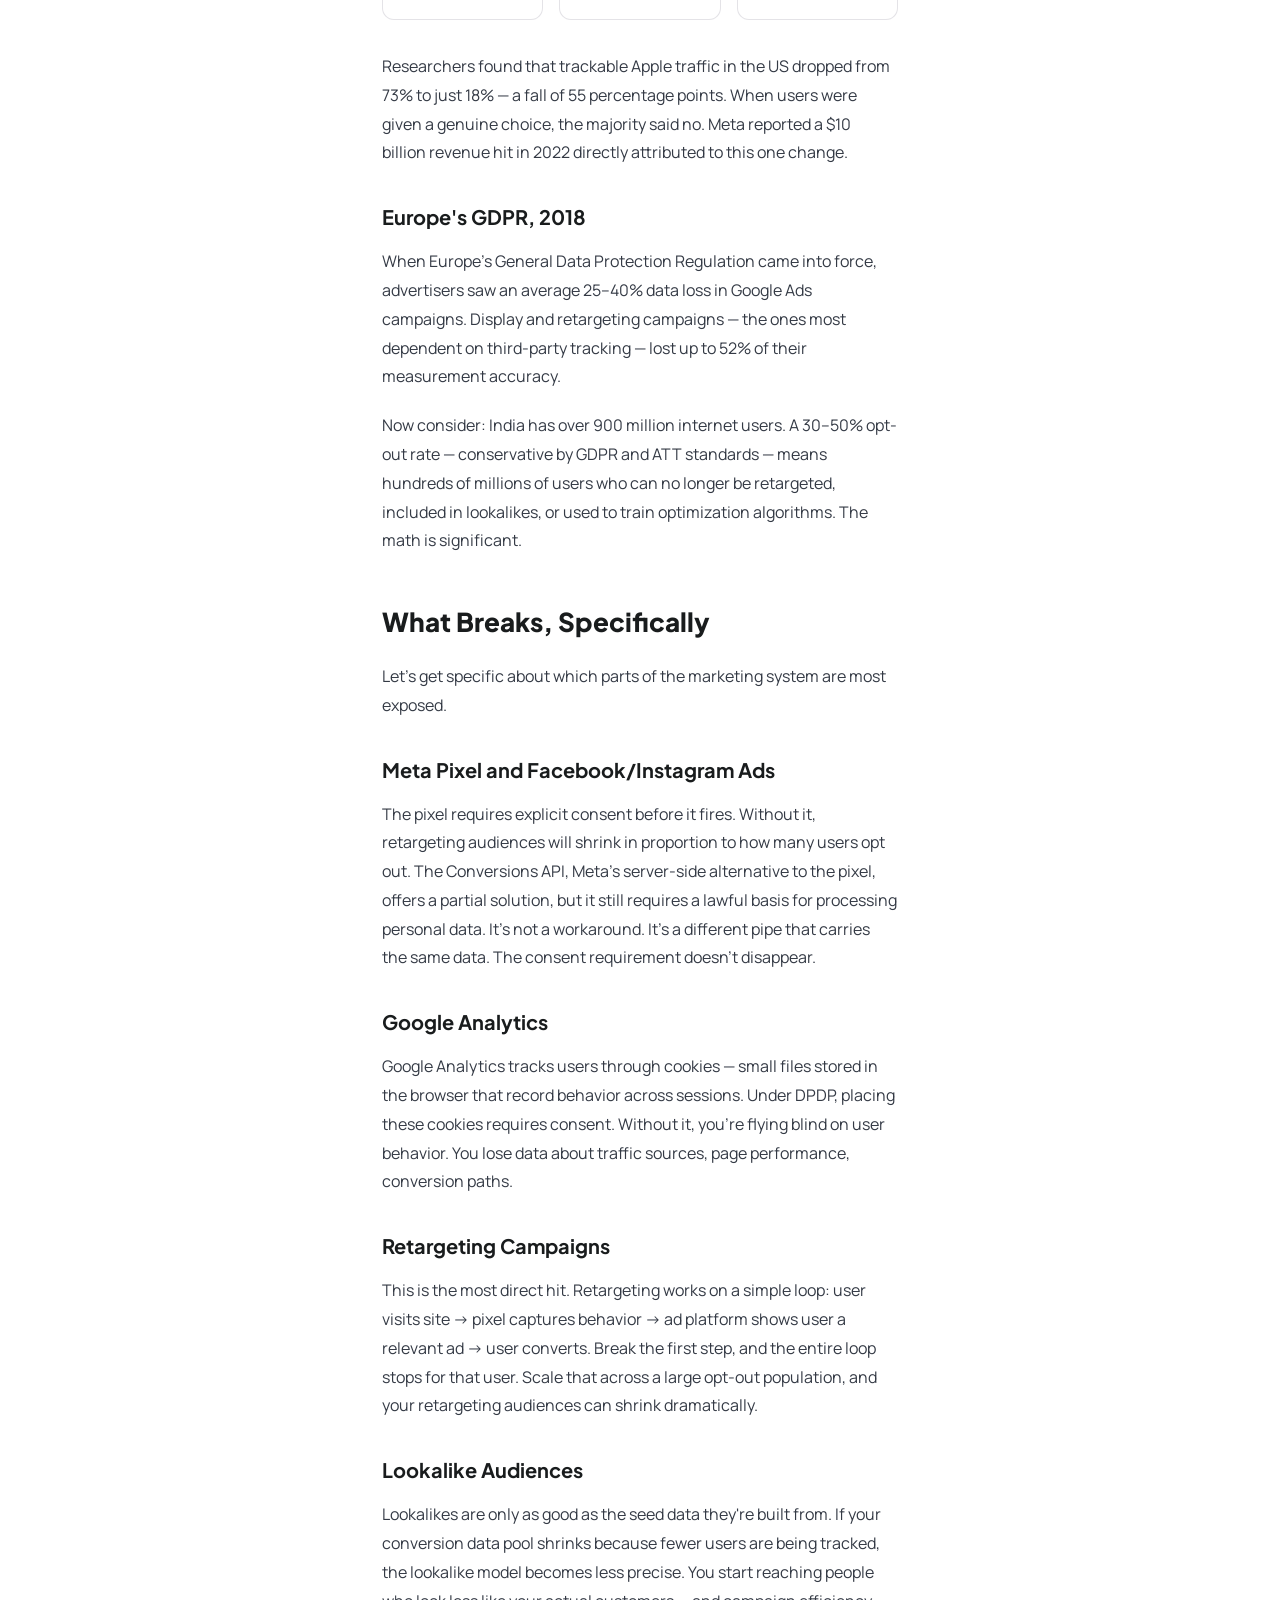
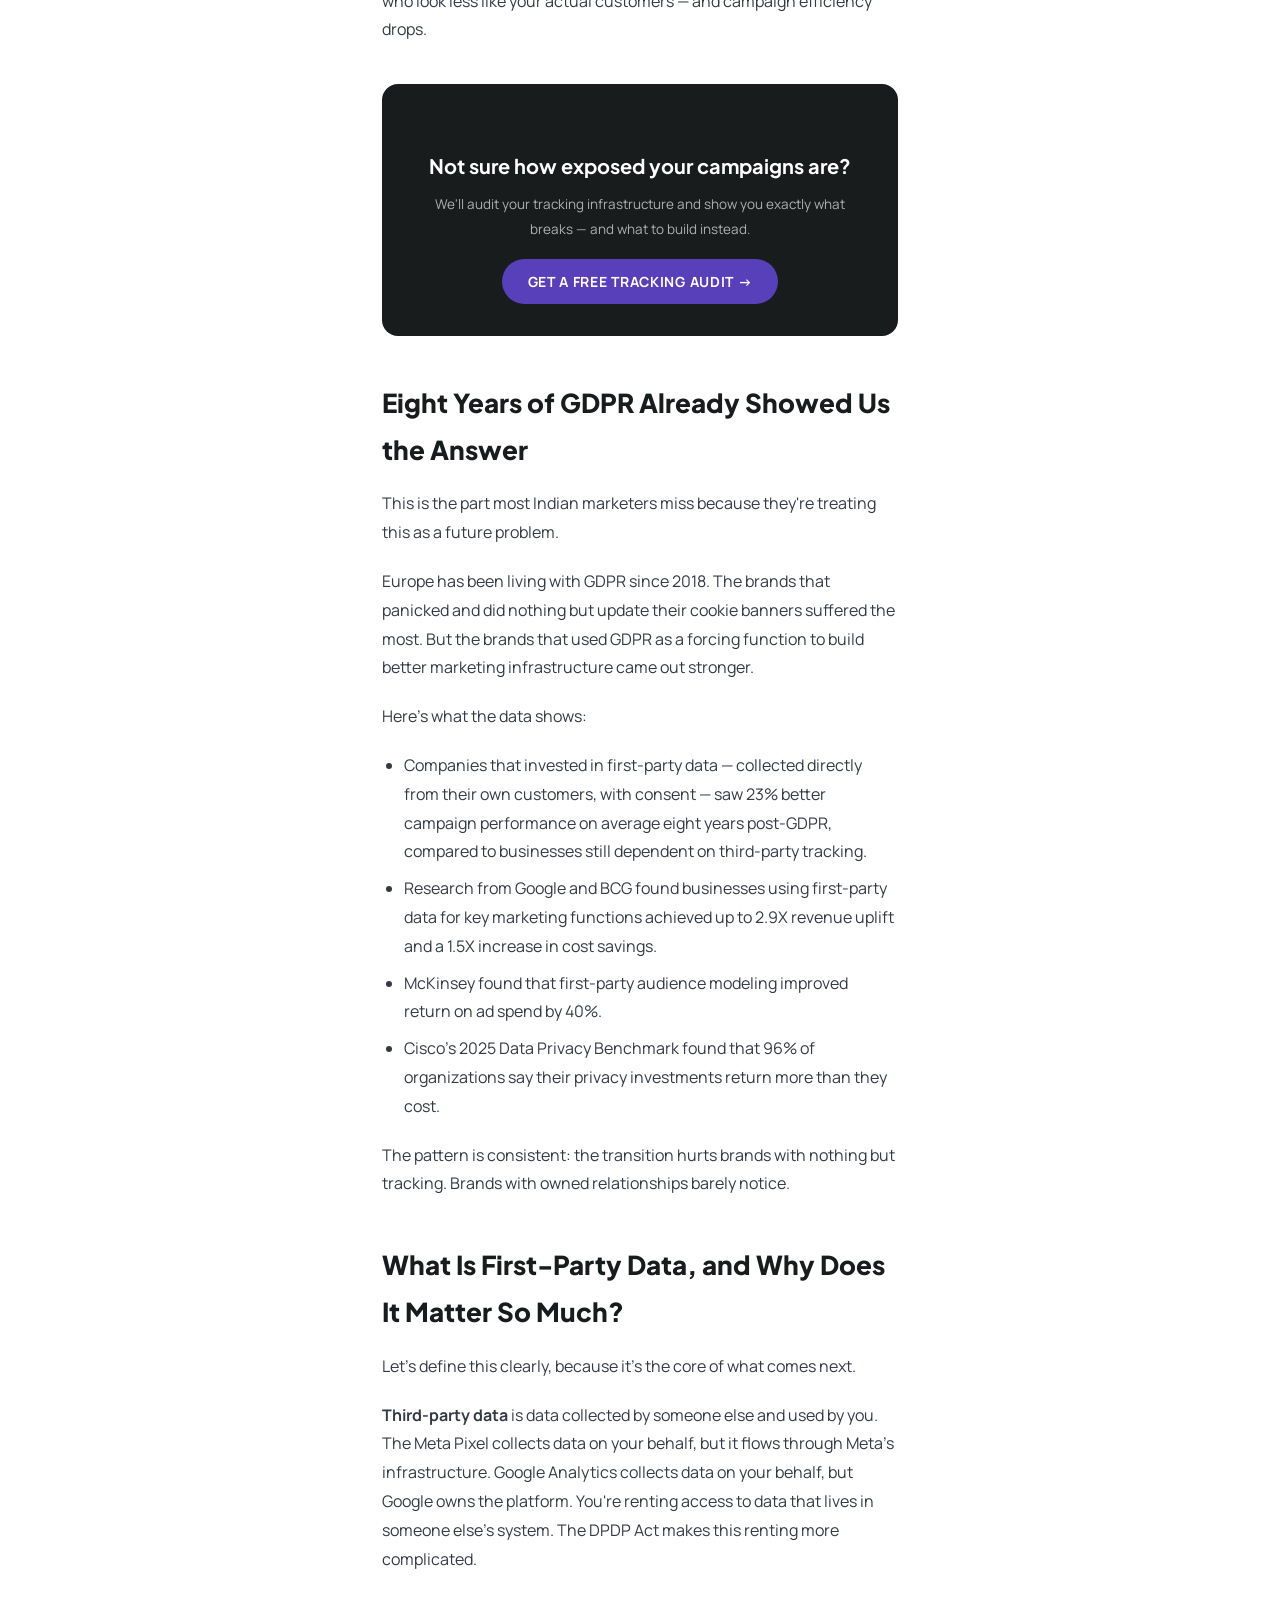
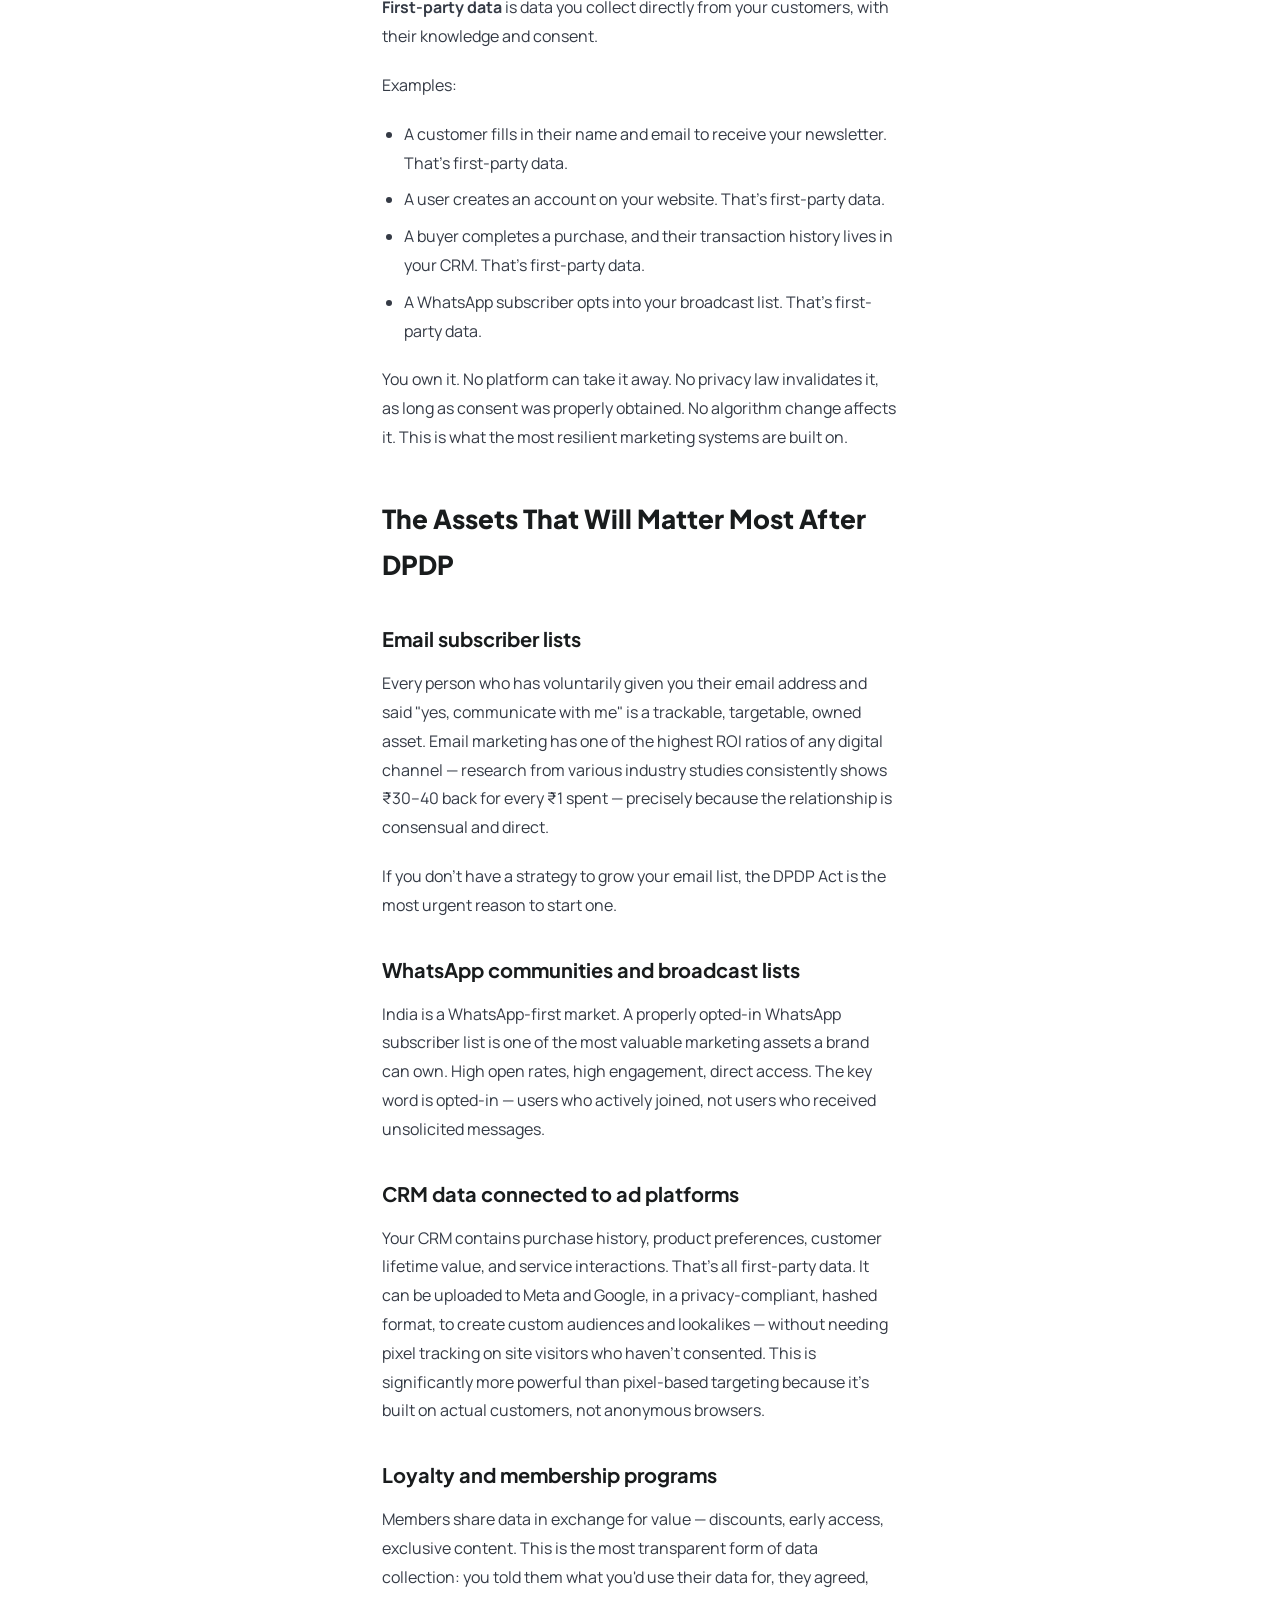
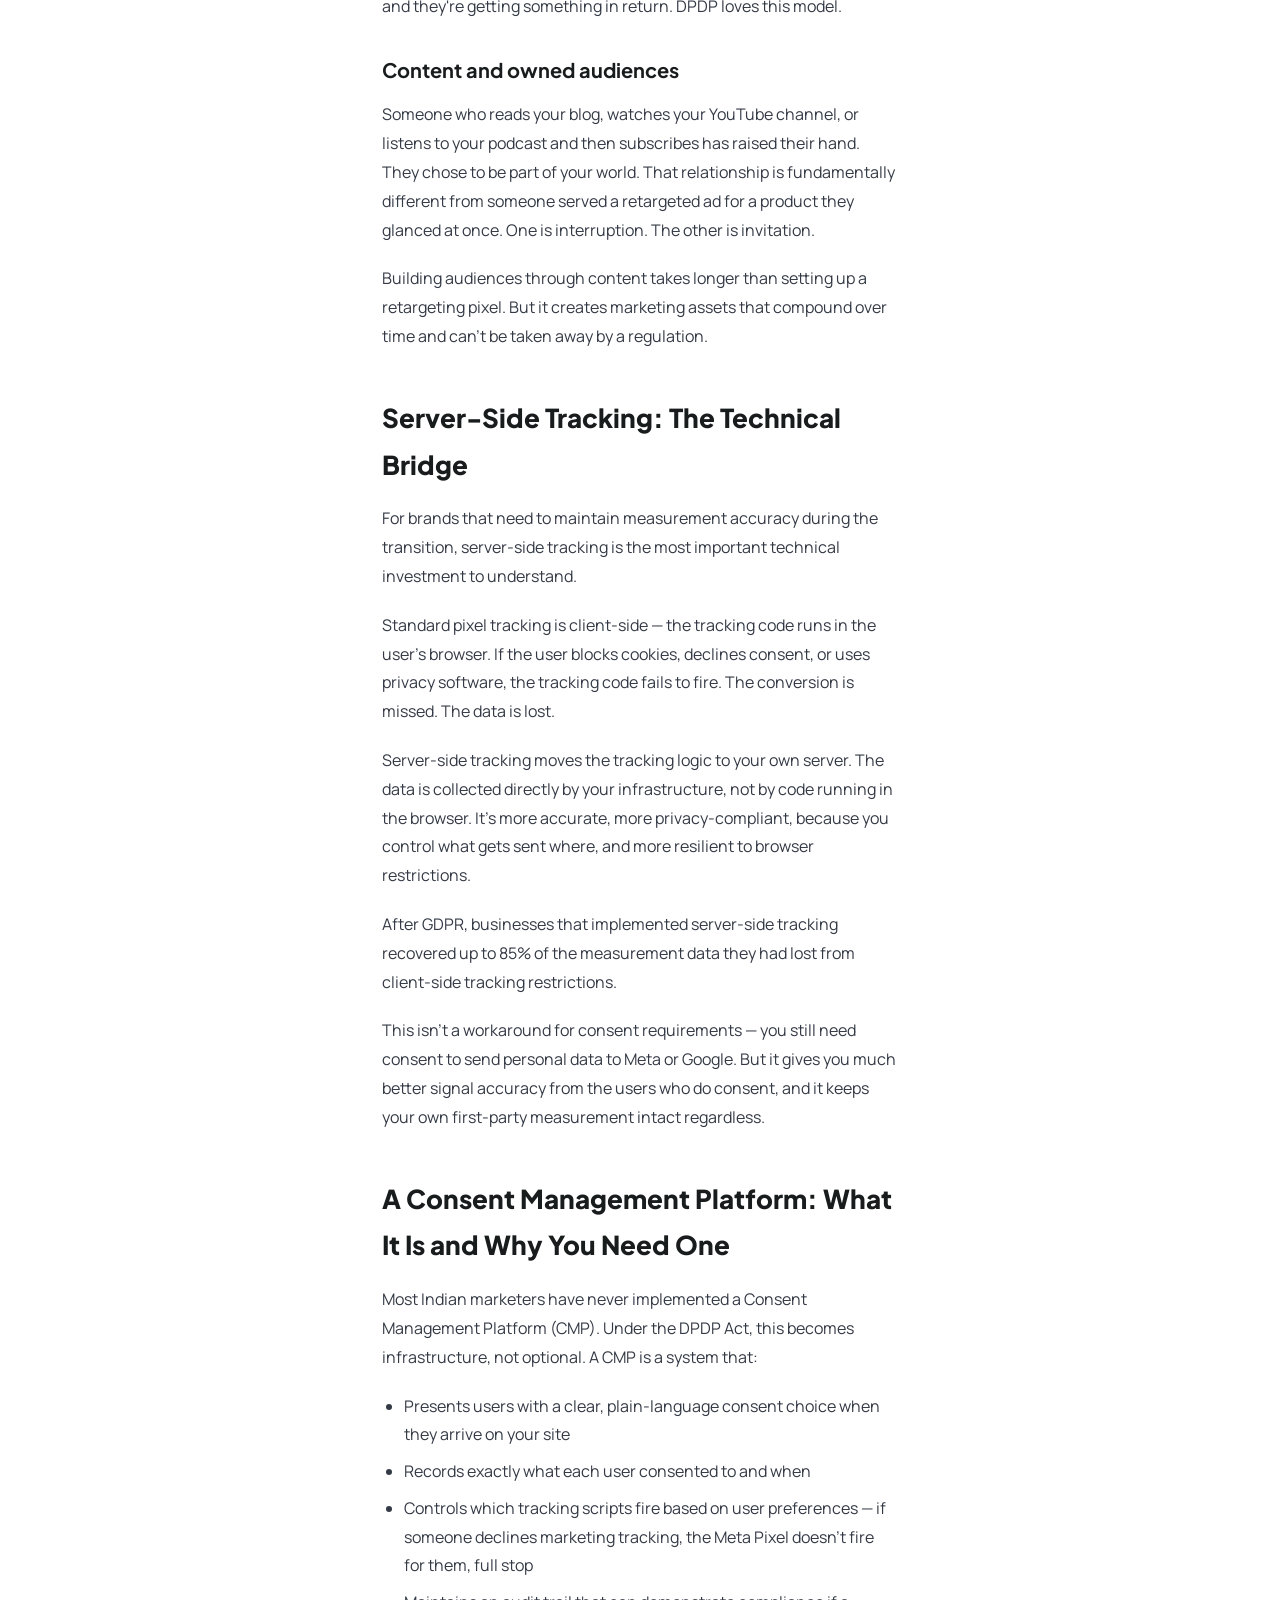
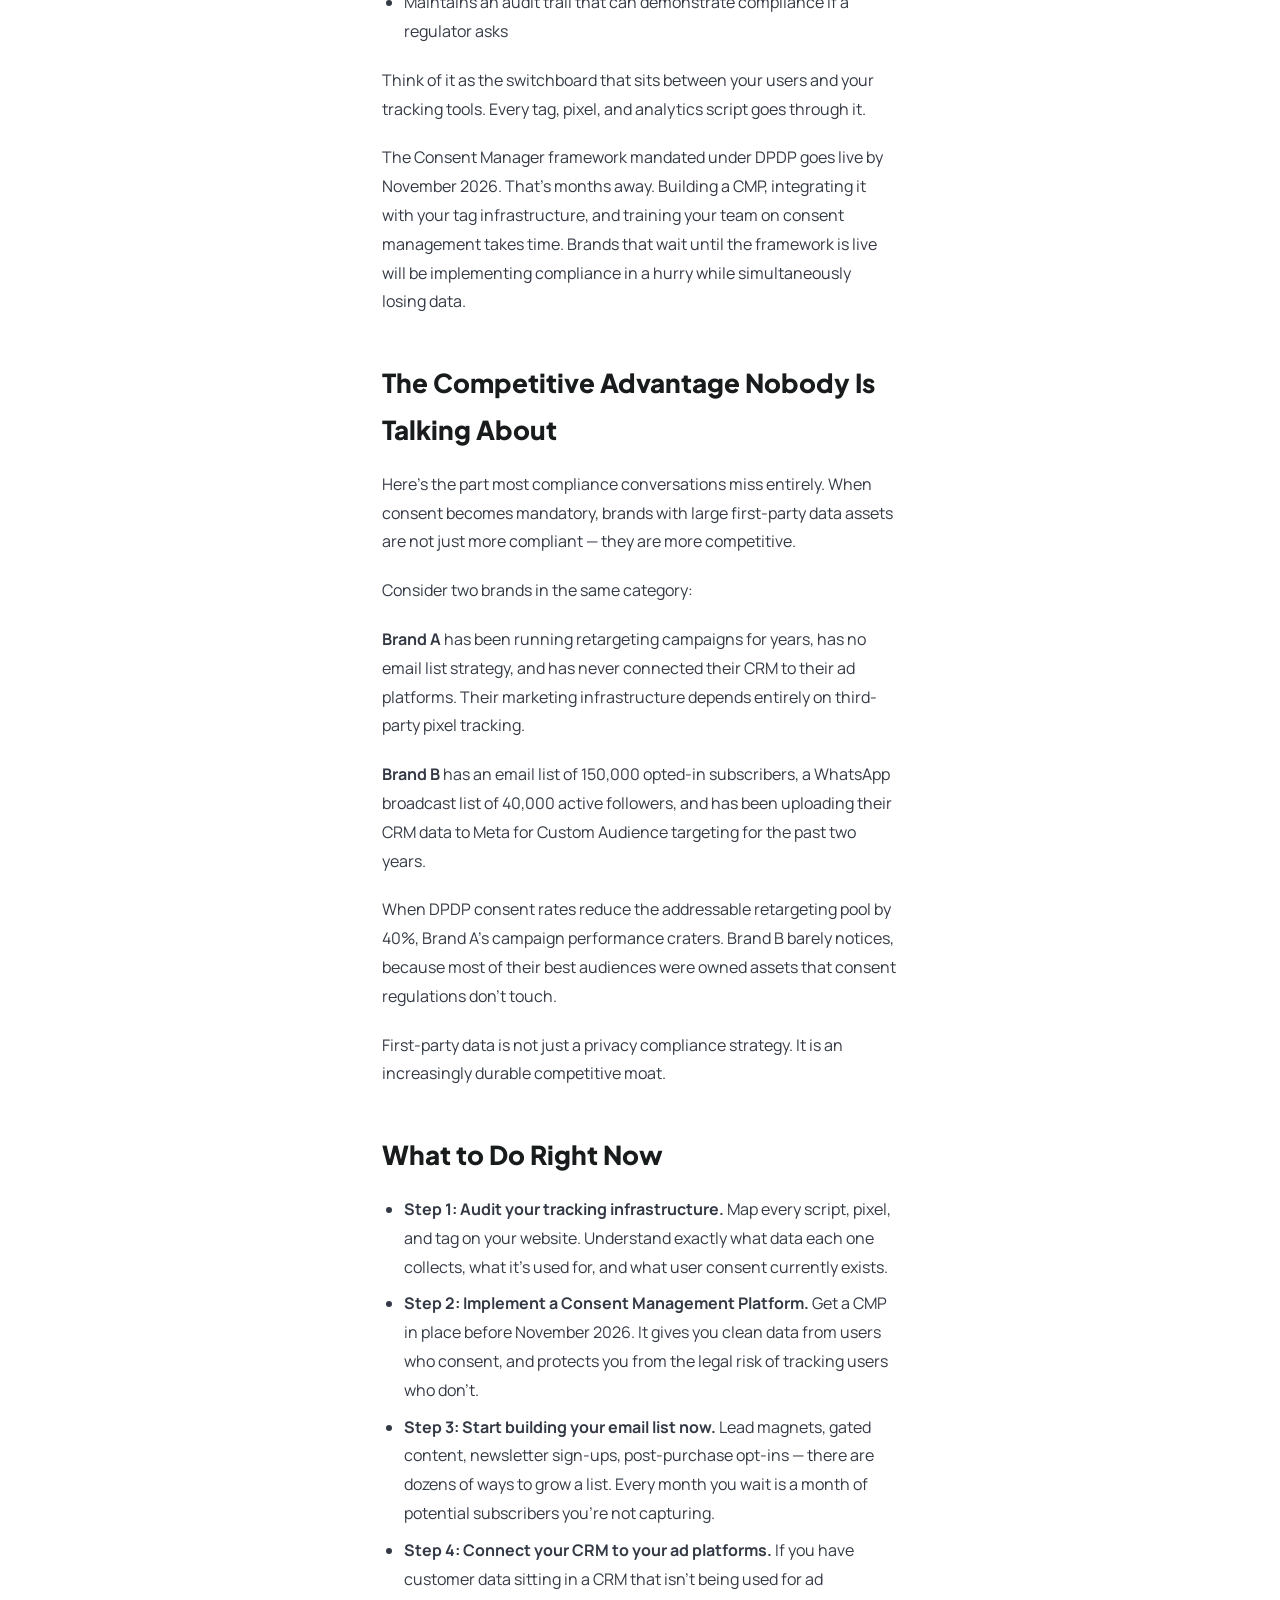
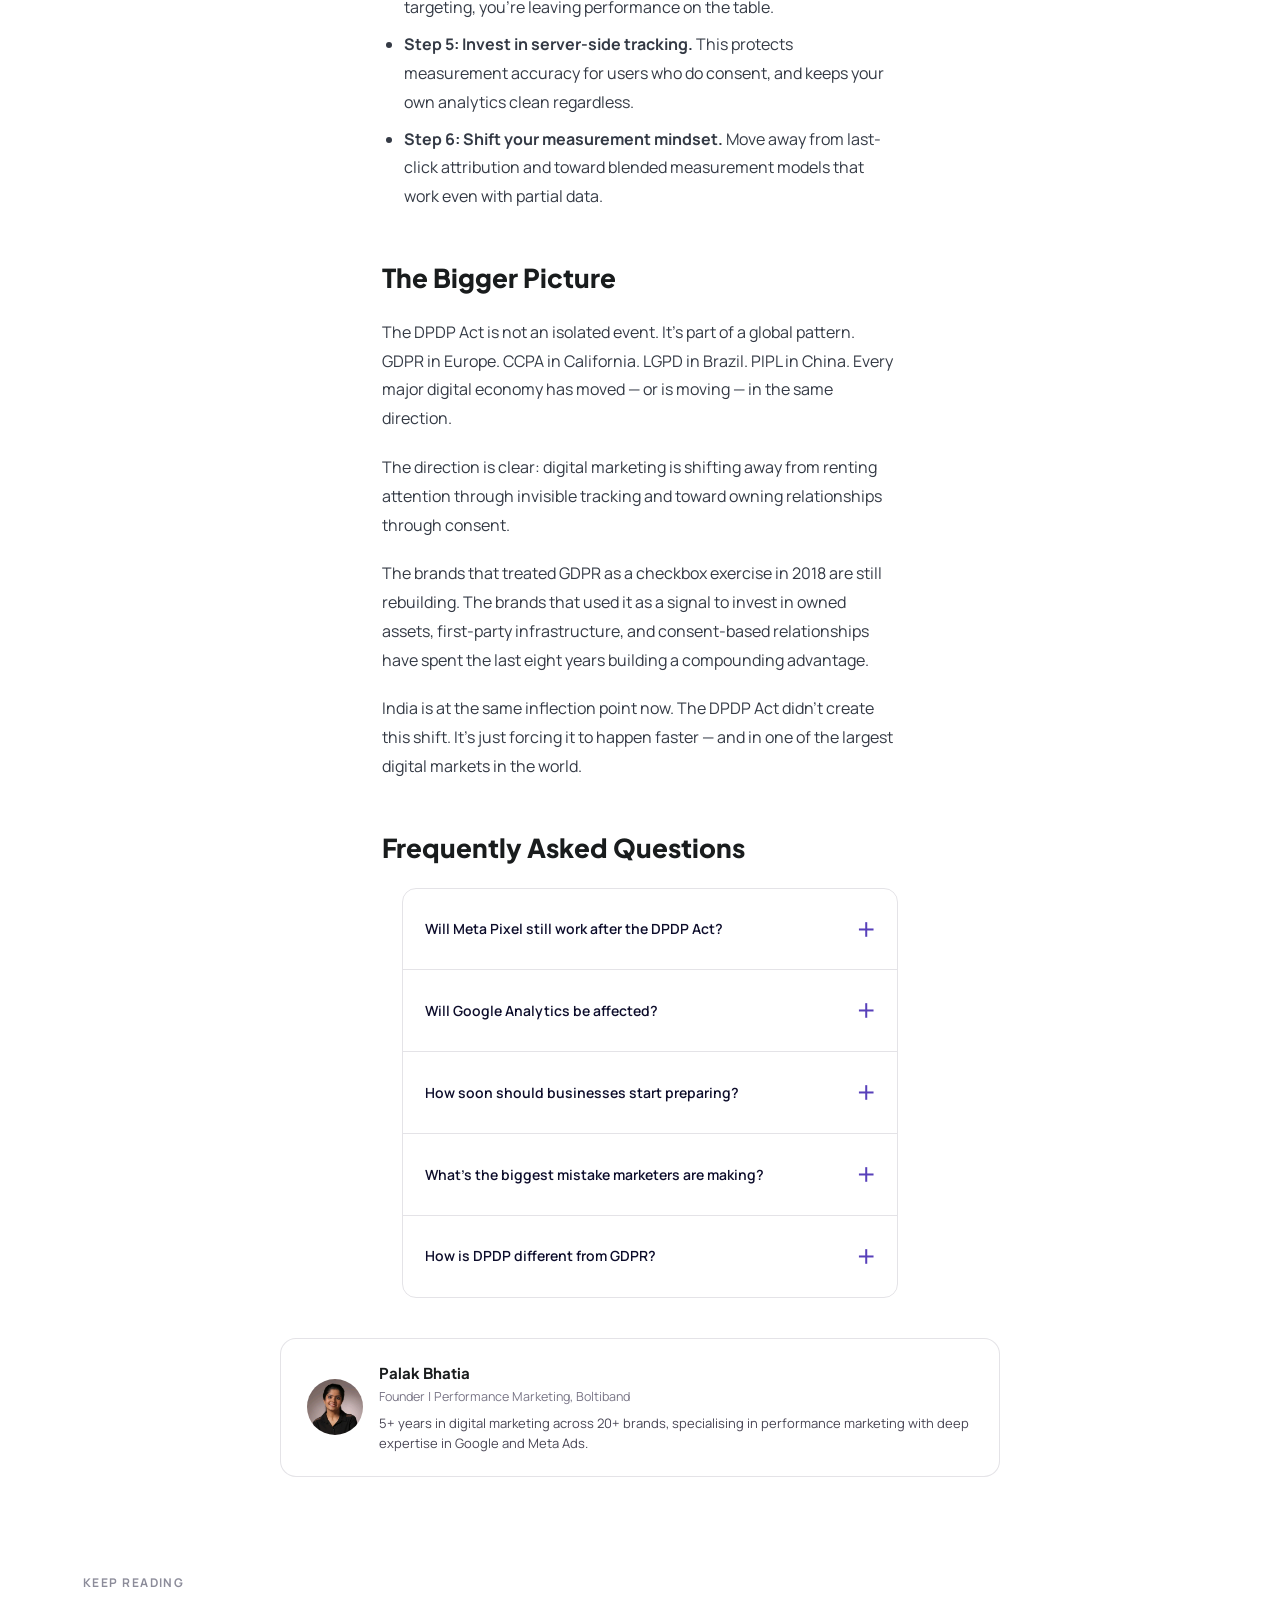
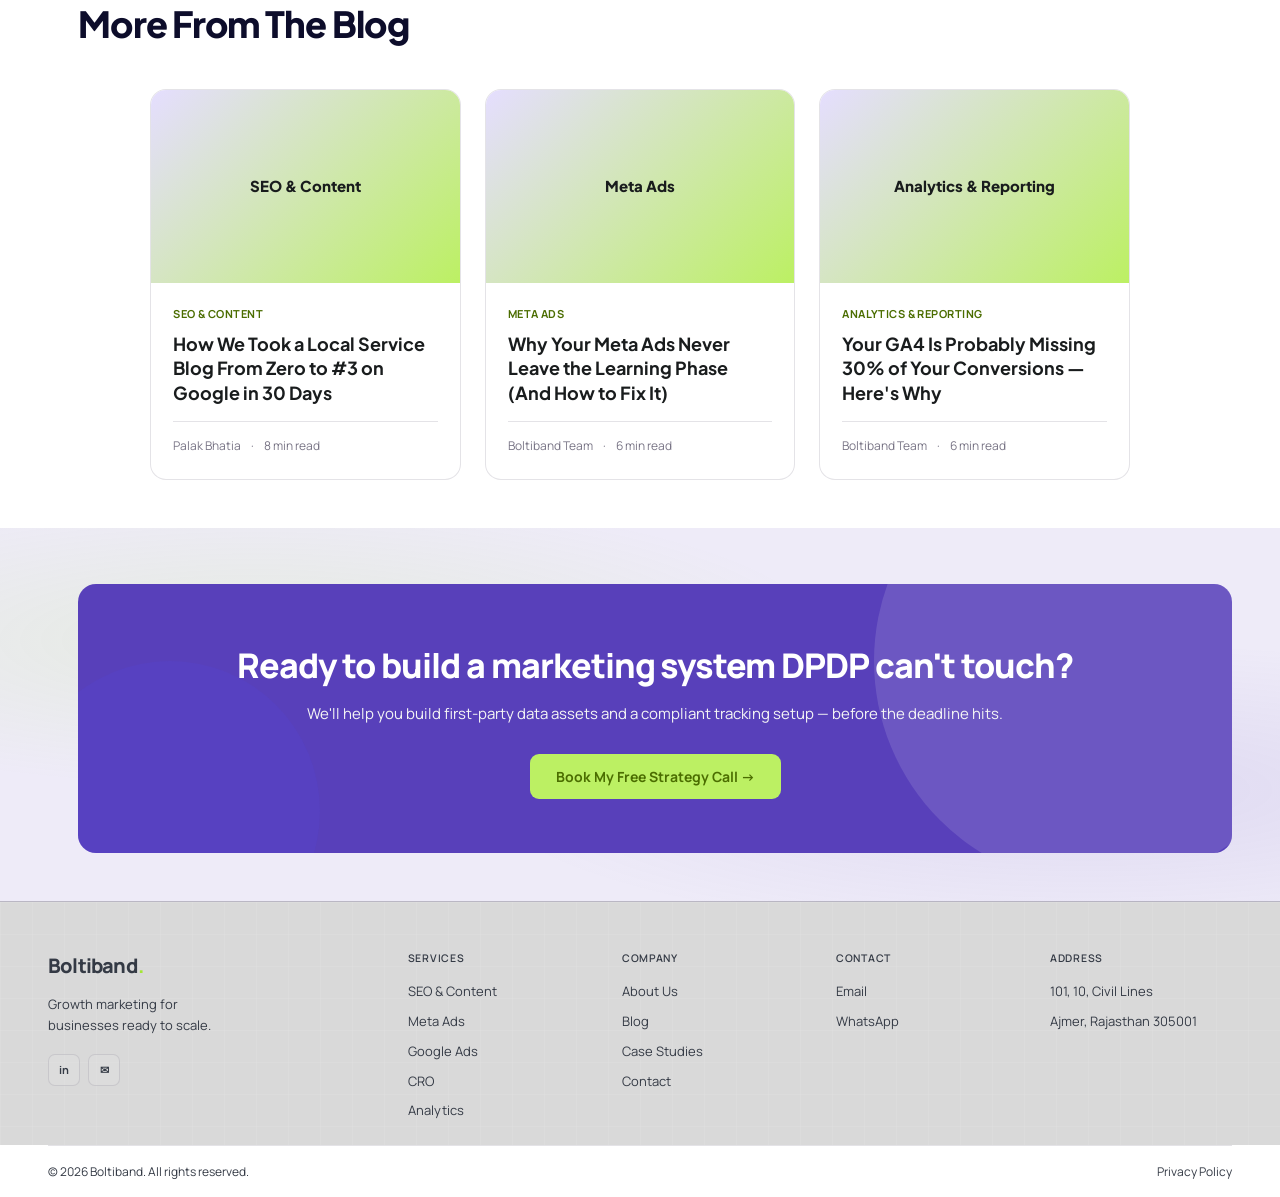
<file: dpdp-act-digital-marketing-india.html>
<!DOCTYPE html>
<html lang="en">

<head>
  <meta charset="UTF-8">
  <meta name="viewport" content="width=device-width, initial-scale=1.0">
  <title>How the DPDP Act Will Change Digital Marketing in India | Boltiband</title>
  <meta name="description"
    content="The DPDP Act isn't just a compliance checkbox. It's reshaping how tracking, retargeting, and campaign optimization work. Here's what marketers need to prepare for.">
  <link
    href="https://fonts.googleapis.com/css2?family=Plus+Jakarta+Sans:wght@600;700;800&family=Manrope:wght@400;500;600&display=swap"
    rel="stylesheet">
  <link rel="icon" href="favicon.svg" type="image/svg+xml">
  <link rel="stylesheet" href="styles.css">
  <style>
    /* ---- Blog-specific styles (scoped, reuses the site's existing CSS variables) ---- */
    .blog-hero { padding: 160px 8vw 60px; max-width: 1400px; margin: 0 auto; }
    .blog-hero h1 { font-family: var(--fh); font-size: clamp(32px, 5vw, 52px); font-weight: 800; color: var(--dp); line-height: 1.15; max-width: 720px; }
    .blog-hero p { font-size: 15px; color: var(--tm); line-height: 1.7; max-width: 560px; margin-top: 14px; }

    .blog-filters { display: flex; gap: 10px; flex-wrap: wrap; padding: 0 8vw; max-width: 1400px; margin: 0 auto 40px; }
    .blog-filter { font-family: var(--f); font-size: 13px; font-weight: 600; padding: 8px 18px; border-radius: 999px; border: 1px solid var(--b); color: var(--tm); background: var(--nw); cursor: pointer; transition: all .2s ease; }
    .blog-filter.active, .blog-filter:hover { background: var(--dp); color: var(--nw); border-color: var(--dp); }

    .blog-grid { display: grid; grid-template-columns: repeat(3, 1fr); gap: 28px; padding: 0 8vw 40px; max-width: 1400px; margin: 0 auto; }
    .blog-card { background: var(--nw); border: 1px solid var(--b); border-radius: var(--radius); overflow: hidden; display: flex; flex-direction: column; transition: transform .25s ease, box-shadow .25s ease; text-decoration: none; }
    .blog-card:hover { transform: translateY(-4px); box-shadow: 0 16px 40px rgba(13,13,43,0.08); }
    .blog-card-img { width: 100%; aspect-ratio: 16/10; background: linear-gradient(135deg, var(--primary-fixed), var(--ac)); display: flex; align-items: center; justify-content: center; font-family: var(--fh); font-weight: 800; font-size: 15px; color: var(--dp); text-align: center; padding: 20px; }
    .blog-card-body { padding: 22px 22px 24px; display: flex; flex-direction: column; gap: 10px; flex: 1; }
    .blog-card-tag { font-family: var(--f); font-size: 11px; font-weight: 700; text-transform: uppercase; letter-spacing: .04em; color: var(--ac3); }
    .blog-card-title { font-family: var(--fh); font-size: 18px; font-weight: 700; color: var(--dp); line-height: 1.35; }
    .blog-card-excerpt { font-size: 13.5px; color: var(--tm); line-height: 1.6; flex: 1; }
    .blog-card-meta { font-size: 12px; color: var(--td); display: flex; gap: 10px; align-items: center; margin-top: 6px; padding-top: 14px; border-top: 1px solid var(--b); }

    .blog-featured { display: grid; grid-template-columns: 1.1fr 1fr; gap: 40px; align-items: center; background: var(--dp); border-radius: var(--radius-xl); padding: 44px; max-width: 1400px; margin: 0 auto 60px; }
    .blog-featured-tag { font-family: var(--f); font-size: 11px; font-weight: 700; text-transform: uppercase; letter-spacing: .06em; color: var(--ac); }
    .blog-featured h2 { font-family: var(--fh); font-size: clamp(22px, 3vw, 32px); font-weight: 800; color: var(--nw); line-height: 1.25; margin: 10px 0 14px; }
    .blog-featured p { font-size: 14px; color: rgba(255,255,255,0.7); line-height: 1.7; margin-bottom: 20px; }
    .blog-featured-img { width: 100%; aspect-ratio: 4/3; border-radius: 14px; background: linear-gradient(135deg, var(--ac), var(--primary-fixed)); }

    @media (max-width: 900px) {
      .blog-grid { grid-template-columns: 1fr; padding: 0 6vw 32px; }
      .blog-featured { grid-template-columns: 1fr; padding: 28px; margin: 0 6vw 40px; }
      .blog-hero { padding: 130px 6vw 40px; }
      .blog-filters { padding: 0 6vw; }
    }

    /* ---- Single post styles ---- */
    .post-hero { padding: 150px 8vw 0; max-width: 800px; margin: 0 auto; }
    .post-breadcrumb { font-size: 12.5px; color: var(--td); margin-bottom: 18px; }
    .post-breadcrumb a { color: var(--td); text-decoration: none; }
    .post-breadcrumb a:hover { color: var(--primary); }
    .post-tag { display: inline-block; font-family: var(--f); font-size: 11px; font-weight: 700; text-transform: uppercase; letter-spacing: .04em; color: var(--ac3); background: rgba(165,218,118,0.12); padding: 6px 14px; border-radius: 999px; margin-bottom: 18px; }
    .post-hero h1 { font-family: var(--fh); font-size: clamp(28px, 4.5vw, 44px); font-weight: 800; color: var(--dp); line-height: 1.2; }
    .post-meta { display: flex; align-items: center; gap: 12px; margin-top: 24px; padding-bottom: 28px; border-bottom: 1px solid var(--b); font-size: 13.5px; color: var(--tm); }
    .post-author-av { width: 38px; height: 38px; border-radius: 50%; object-fit: cover; }
    .post-hero-img { max-width: 900px; margin: 40px auto 0; padding: 0 8vw; }
    .post-hero-img img { width: 100%; border-radius: var(--radius); display: block; }

    .post-body { max-width: 720px; margin: 0 auto; padding: 48px 8vw 20px; font-family: var(--f); color: var(--tm); font-size: 16px; line-height: 1.8; }
    .post-body h2 { font-family: var(--fh); font-size: 26px; font-weight: 800; color: var(--dp); margin: 44px 0 16px; }
    .post-body h3 { font-family: var(--fh); font-size: 20px; font-weight: 700; color: var(--dp); margin: 32px 0 12px; }
    .post-body p { margin-bottom: 20px; }
    .post-body ul, .post-body ol { margin: 0 0 20px 22px; }
    .post-body li { margin-bottom: 8px; }
    .post-body a { color: var(--primary); text-decoration: underline; }
    .post-pullquote { border-left: 3px solid var(--ac3); padding: 6px 0 6px 22px; margin: 28px 0; font-family: var(--fh); font-size: 19px; font-weight: 600; color: var(--dp); font-style: italic; }
    .post-stat-row { display: grid; grid-template-columns: repeat(3, 1fr); gap: 16px; margin: 32px 0; }
    .post-stat { background: var(--nw); border: 1px solid var(--b); border-radius: 12px; padding: 18px; text-align: center; }
    .post-stat-val { font-family: var(--fh); font-size: 24px; font-weight: 800; color: var(--primary); }
    .post-stat-lbl { font-size: 12px; color: var(--td); margin-top: 4px; }

    .post-cta-inline { background: var(--dp); border-radius: var(--radius); padding: 32px; text-align: center; margin: 40px 0; }
    .post-cta-inline h3 { font-family: var(--fh); color: var(--nw); font-size: 20px; margin-bottom: 8px; }
    .post-cta-inline p { color: rgba(255,255,255,0.65); font-size: 13.5px; margin-bottom: 18px; }

    .post-author-box { max-width: 720px; margin: 20px auto 0; padding: 0 8vw; display: flex; gap: 16px; align-items: center; background: var(--surface-container-lowest); border: 1px solid var(--b); border-radius: var(--radius); padding: 22px 26px; }
    .post-author-box img { width: 56px; height: 56px; border-radius: 50%; object-fit: cover; flex-shrink: 0; }
    .post-author-box-name { font-family: var(--fh); font-weight: 700; color: var(--dp); font-size: 15px; }
    .post-author-box-role { font-size: 12.5px; color: var(--td); margin-top: 2px; }
    .post-author-box-bio { font-size: 13px; color: var(--tm); margin-top: 6px; line-height: 1.6; }

    .related-grid { display: grid; grid-template-columns: repeat(3, 1fr); gap: 24px; max-width: 1400px; margin: 0 auto; padding: 0 8vw; }

    @media (max-width: 900px) {
      .post-hero { padding: 120px 6vw 0; }
      .post-hero-img, .post-body, .post-author-box, .related-grid { padding-left: 6vw; padding-right: 6vw; }
      .post-stat-row { grid-template-columns: 1fr; }
      .related-grid { grid-template-columns: 1fr; }
    }
  </style>
  <script type="application/ld+json">
{
  "@context": "https://schema.org",
  "@type": "Organization",
  "name": "Boltiband",
  "legalName": "Boltiband Digital",
  "url": "https://theboltiband.com",
  "logo": "https://theboltiband.com/images/boltiband-logo.png",
  "description": "Boltiband is a growth marketing agency helping businesses scale with Google Ads, Meta Ads, SEO, and Content Marketing. Based in Ajmer, serving clients across India.",
  "foundingDate": "2024",
  "founder": {
    "@type": "Person",
    "name": "Palak Bhatia",
    "jobTitle": "Founder & Performance Marketing Lead",
    "sameAs": "https://www.linkedin.com/in/palak-bhatia-623920193/"
  },
  "address": {
    "@type": "PostalAddress",
    "streetAddress": "101, 10, Civil Lines",
    "addressLocality": "Ajmer",
    "addressRegion": "Rajasthan",
    "postalCode": "305001",
    "addressCountry": "IN"
  },
  "contactPoint": {
    "@type": "ContactPoint",
    "contactType": "customer service",
    "telephone": "+91-8764933188",
    "email": "boltibanddigital@gmail.com",
    "availableLanguage": ["English", "Hindi"],
    "areaServed": "IN"
  },
  "sameAs": [
    "https://www.linkedin.com/company/theboltiband/",
    "https://wa.me/918764933188"
  ],
  "areaServed": {
    "@type": "Country",
    "name": "India"
  }
}
</script>
<script type="application/ld+json">
{
  "@context": "https://schema.org",
  "@type": "BlogPosting",
  "headline": "How the DPDP Act Will Change Digital Marketing in India",
  "description": "The DPDP Act isn't just a compliance checkbox. It's reshaping how tracking, retargeting, and campaign optimization work. Here's what marketers need to prepare for.",
  "image": "https://theboltiband.com/images/dpdp-act-cover.png",
  "author": {
    "@type": "Person",
    "name": "Palak Bhatia",
    "url": "https://www.linkedin.com/in/palak-bhatia-623920193/"
  },
  "publisher": {
    "@type": "Organization",
    "name": "Boltiband",
    "logo": {
      "@type": "ImageObject",
      "url": "https://theboltiband.com/images/boltiband-logo.png"
    }
  },
  "datePublished": "2026-07-09",
  "dateModified": "2026-07-09",
  "mainEntityOfPage": {
    "@type": "WebPage",
    "@id": "https://theboltiband.com/dpdp-act-digital-marketing-india.html"
  }
}
</script>
</head>

<!-- Google tag (gtag.js) -->
<script async src="https://www.googletagmanager.com/gtag/js?id=G-1SBTSQHBLZ"></script>
<script>
  window.dataLayer = window.dataLayer || [];
  function gtag() { dataLayer.push(arguments); }
  gtag('js', new Date());
  gtag('config', 'G-1SBTSQHBLZ');
</script>

<!-- Google Tag Manager -->
<script>(function (w, d, s, l, i) {
    w[l] = w[l] || []; w[l].push({
      'gtm.start': new Date().getTime(), event: 'gtm.js'
    }); var f = d.getElementsByTagName(s)[0],
      j = d.createElement(s), dl = l != 'dataLayer' ? '&l=' + l : ''; j.async = true; j.src =
        'https://www.googletagmanager.com/gtm.js?id=' + i + dl; f.parentNode.insertBefore(j, f);
  })(window, document, 'script', 'dataLayer', 'GTM-KFTDWHBC');</script>

<body>
  <noscript><iframe src="https://www.googletagmanager.com/ns.html?id=GTM-KFTDWHBC" height="0" width="0"
      style="display:none;visibility:hidden"></iframe></noscript>

  <!-- NAV -->
  <nav class="nav" id="main-nav">
    <div class="nav-logo"><a href="index.html"><span
          style="color: var(--primary); text-transform: uppercase;">Bolt</span>i<span
          style="color: var(--primary); text-transform: uppercase;">Band</span><span>.</span></a></div>
    <div class="nav-links">
      <a href="index.html" class="nav-lnk" data-page="home">Home</a>
      <div class="nav-dropdown">
        <span class="nav-lnk" data-page="services">Services ▾</span>
        <div class="nav-dropdown-menu">
          <div class="nav-dropdown-menu-inner">
            <span class="nav-dd-heading">Services</span>
            <span><a href="seo-content.html">SEO &amp; Content</a></span>
            <span><a href="google-ads.html">Google Ads</a></span>
            <span><a href="meta-ads.html">Meta Ads</a></span>
            <span><a href="conversion-optimisation.html">Conversion Optimisation</a></span>
            <span><a href="analytics-reporting.html">Analytics &amp; Reporting</a></span>
          </div>
        </div>
      </div>
      <a href="case-studies.html" class="nav-lnk" data-page="casestudies">Case Studies</a>
      <a href="blog.html" class="nav-lnk active" data-page="blog">Blog</a>
      <a href="about.html" class="nav-lnk" data-page="about">About Us</a>
      <a href="contact.html" class="nav-lnk" data-page="contact">Contact Us</a>
      <a href="contact.html" class="nav-btn">Book a Free Call →</a>
    </div>
    <div class="ham" id="ham" onclick="toggleMenu()">
      <span></span><span></span><span></span>
    </div>
  </nav>

  <div class="mob-menu" id="mob-menu">
    <a href="index.html" class="mob-lnk">Home</a>
    <span class="mob-lnk" onclick="toggleSubmenu()">Services</span>
    <a href="seo-content.html" class="mob-sub-lnk">↳ SEO &amp; Content</a>
    <a href="google-ads.html" class="mob-sub-lnk">↳ Google Ads</a>
    <a href="meta-ads.html" class="mob-sub-lnk">↳ Meta Ads</a>
    <a href="conversion-optimisation.html" class="mob-sub-lnk">↳ CRO</a>
    <a href="analytics-reporting.html" class="mob-sub-lnk">↳ Analytics</a>
    <a href="case-studies.html" class="mob-lnk">Case Studies</a>
  <a href="blog.html" class="mob-lnk">Blog</a>
    <a href="about.html" class="mob-lnk">About Us</a>
    <a href="contact.html" class="mob-lnk">Contact Us</a>
    <a href="contact.html" class="mob-btn">Book a Free Call →</a>
  </div>

  <div class="post-hero">
    <div class="post-breadcrumb"><a href="blog.html">Blog</a> &nbsp;/&nbsp; Industry Insights</div>
    <span class="post-tag">Industry Insights</span>
    <h1>The DPDP Act Is About to Change How Digital Marketing Works in India. Most Brands Aren't Ready.</h1>
    <div class="post-meta">
      <img src="palak.jpg" alt="Palak Bhatia" class="post-author-av">
      <div>
        <div style="font-weight:600;color:var(--dp)">Palak Bhatia</div>
        <div>July 9, 2026 · 12 min read</div>
      </div>
    </div>
  </div>

  <div class="post-hero-img">
    <div style="width:100%;aspect-ratio:21/9;border-radius:var(--radius);background:linear-gradient(135deg, var(--dp), var(--primary-container));display:flex;align-items:center;justify-content:center;font-family:var(--fh);font-weight:800;font-size:20px;color:var(--nw);text-align:center;padding:20px">
      DPDP Act · Data Privacy &amp; Marketing Infrastructure
    </div>
  </div>

  <article class="post-body">
    <p>Most brands are treating the DPDP Act as a new data privacy law that requires some legal compliances.</p>
    <p>It's not. DPDP is a marketing infrastructure problem wearing a legal costume.</p>
    <p>The legal part is straightforward. Update your privacy policy. Get a consent banner in place. Brief your legal team on the penalties. Done.</p>
    <p>The marketing part is what nobody is talking about. And it's the part that will actually hurt you.</p>
    <p>Because the DPDP Act doesn't just change what your legal page says. It changes whether your Meta Pixel fires. Whether your retargeting audiences hold their size. Whether the data flowing back to Google's algorithm is enough to optimize your campaigns the way it does today.</p>

    <div class="post-pullquote">Your legal team can make you compliant. They cannot make your campaigns perform. That's a marketing problem. And it requires a marketing answer.</div>

    <h2>First, Let's Talk About How Digital Marketing Actually Works Right Now</h2>
    <p>Before we get into the law, you need to understand the system it's disrupting.</p>
    <p>When you visit a brand's website, say, an online clothing store, something happens in the background that most people don't think about. The website drops a small piece of code called a tracking pixel onto your browser. You can't see it. It runs silently.</p>
    <p>That pixel is now watching you.</p>
    <p>It records which products you looked at. How long you spent on each page. Whether you added something to your cart. Whether you left without buying. When you then open Instagram or Facebook, that pixel has already sent your behavior data back to Meta (the company that owns Facebook and Instagram). Meta uses that data to serve you an ad for exactly the product you were looking at — sometimes within minutes.</p>
    <p>This is called retargeting. And it's one of the primary engines of digital advertising in India today.</p>
    <p>It works because of a quiet, invisible agreement that most users never consciously made: your online behavior is being tracked, stored, and used to sell you things.</p>
    <p>The DPDP Act is about to make that agreement visible and optional.</p>

    <h2>What Is the DPDP Act?</h2>
    <p>The Digital Personal Data Protection Act is India's first comprehensive data privacy law. Passed in 2023, with its operational rules notified in November 2025, it sets out clear rules for how businesses can collect, store, and use the personal data of Indian users.</p>
    <p>At its core, the law says one thing: you cannot collect or use someone's personal data without their clear, informed, freely given consent.</p>
    <p>Not a pre-ticked checkbox. Not a buried line in a 40-page terms and conditions document. Not a pop-up that says "by continuing to browse, you accept."</p>
    <p>The user has to be told, in plain language: here's what data we're collecting, here's what we'll use it for, and here's how to say no.</p>

    <h3>Key dates to know</h3>
    <ul>
      <li><strong>November 2026:</strong> India's Consent Manager framework goes live — a system where users can manage their consent across digital platforms</li>
      <li><strong>May 2027:</strong> Full compliance deadline for businesses</li>
      <li><strong>Penalties:</strong> Up to ₹250 crore per violation. And they stack. A single data breach incident could trigger cumulative fines of ₹650 crore.</li>
    </ul>
    <p>It applies to any business handling the personal data of Indian users — including companies headquartered outside India.</p>

    <h2>Why This Is Different From Just "Updating Your Privacy Policy"</h2>
    <p>Here's the mental model most marketers are using: the DPDP Act is a legal requirement, so we update our documentation and move on.</p>
    <p>Here's the reality: the DPDP Act is a technical disruption to the core infrastructure of digital advertising.</p>
    <p>Let's break that down. The tracking pixel we talked about, the Meta Pixel, is not just a convenience feature. It is the engine behind:</p>
    <ul>
      <li><strong>Retargeting campaigns.</strong> These are ads that follow you around the internet after you've visited a brand's website. They're effective because they reach people who already showed interest. The pixel is what makes this possible.</li>
      <li><strong>Lookalike audiences.</strong> This is when Facebook or Google looks at your existing customers and finds other users who behave similarly. Same interests, same browsing patterns, same demographic profile. The more conversion data the pixel sends back, the more accurate this targeting becomes.</li>
      <li><strong>Campaign optimization.</strong> When you run a Meta ad campaign with the objective of getting purchases, Meta's algorithm watches which users click and buy, then automatically finds more users like them. This runs entirely on pixel data.</li>
    </ul>
    <p>Under the DPDP Act, the pixel can only run on users who have explicitly consented. If a user says no or is never asked, the pixel doesn't fire. Their data doesn't enter the system. Your retargeting pool shrinks. Your lookalike model trains on less data. Your optimization algorithm has fewer signals to work with.</p>

    <h2>We Already Know What Happens When Users Are Given a Real Choice</h2>
    <p>India doesn't need to guess at the outcome. We have data from two major examples.</p>

    <h3>Apple's ATT (App Tracking Transparency), 2021</h3>
    <p>In 2021, Apple released an iOS update that required apps to ask users for explicit permission before tracking them across other apps and websites. A simple pop-up: "Allow this app to track your activity across other companies' apps and websites?"</p>

    <div class="post-stat-row">
      <div class="post-stat"><div class="post-stat-val">73% → 18%</div><div class="post-stat-lbl">Trackable Apple traffic after ATT</div></div>
      <div class="post-stat"><div class="post-stat-val">$10B</div><div class="post-stat-lbl">Meta's 2022 revenue hit from ATT</div></div>
      <div class="post-stat"><div class="post-stat-val">25–40%</div><div class="post-stat-lbl">Google Ads data loss after GDPR</div></div>
    </div>

    <p>Researchers found that trackable Apple traffic in the US dropped from 73% to just 18% — a fall of 55 percentage points. When users were given a genuine choice, the majority said no. Meta reported a $10 billion revenue hit in 2022 directly attributed to this one change.</p>

    <h3>Europe's GDPR, 2018</h3>
    <p>When Europe's General Data Protection Regulation came into force, advertisers saw an average 25–40% data loss in Google Ads campaigns. Display and retargeting campaigns — the ones most dependent on third-party tracking — lost up to 52% of their measurement accuracy.</p>
    <p>Now consider: India has over 900 million internet users. A 30–50% opt-out rate — conservative by GDPR and ATT standards — means hundreds of millions of users who can no longer be retargeted, included in lookalikes, or used to train optimization algorithms. The math is significant.</p>

    <h2>What Breaks, Specifically</h2>
    <p>Let's get specific about which parts of the marketing system are most exposed.</p>

    <h3>Meta Pixel and Facebook/Instagram Ads</h3>
    <p>The pixel requires explicit consent before it fires. Without it, retargeting audiences will shrink in proportion to how many users opt out. The Conversions API, Meta's server-side alternative to the pixel, offers a partial solution, but it still requires a lawful basis for processing personal data. It's not a workaround. It's a different pipe that carries the same data. The consent requirement doesn't disappear.</p>

    <h3>Google Analytics</h3>
    <p>Google Analytics tracks users through cookies — small files stored in the browser that record behavior across sessions. Under DPDP, placing these cookies requires consent. Without it, you're flying blind on user behavior. You lose data about traffic sources, page performance, conversion paths.</p>

    <h3>Retargeting Campaigns</h3>
    <p>This is the most direct hit. Retargeting works on a simple loop: user visits site → pixel captures behavior → ad platform shows user a relevant ad → user converts. Break the first step, and the entire loop stops for that user. Scale that across a large opt-out population, and your retargeting audiences can shrink dramatically.</p>

    <h3>Lookalike Audiences</h3>
    <p>Lookalikes are only as good as the seed data they're built from. If your conversion data pool shrinks because fewer users are being tracked, the lookalike model becomes less precise. You start reaching people who look less like your actual customers — and campaign efficiency drops.</p>

    <div class="post-cta-inline">
      <h3>Not sure how exposed your campaigns are?</h3>
      <p>We'll audit your tracking infrastructure and show you exactly what breaks — and what to build instead.</p>
      <button class="btn-green" onclick="window.location.href='https://calendly.com/palakbhatia192000/palak-meetings'">Get a Free Tracking Audit →</button>
    </div>

    <h2>Eight Years of GDPR Already Showed Us the Answer</h2>
    <p>This is the part most Indian marketers miss because they're treating this as a future problem.</p>
    <p>Europe has been living with GDPR since 2018. The brands that panicked and did nothing but update their cookie banners suffered the most. But the brands that used GDPR as a forcing function to build better marketing infrastructure came out stronger.</p>
    <p>Here's what the data shows:</p>
    <ul>
      <li>Companies that invested in first-party data — collected directly from their own customers, with consent — saw 23% better campaign performance on average eight years post-GDPR, compared to businesses still dependent on third-party tracking.</li>
      <li>Research from Google and BCG found businesses using first-party data for key marketing functions achieved up to 2.9X revenue uplift and a 1.5X increase in cost savings.</li>
      <li>McKinsey found that first-party audience modeling improved return on ad spend by 40%.</li>
      <li>Cisco's 2025 Data Privacy Benchmark found that 96% of organizations say their privacy investments return more than they cost.</li>
    </ul>
    <p>The pattern is consistent: the transition hurts brands with nothing but tracking. Brands with owned relationships barely notice.</p>

    <h2>What Is First-Party Data, and Why Does It Matter So Much?</h2>
    <p>Let's define this clearly, because it's the core of what comes next.</p>
    <p><strong>Third-party data</strong> is data collected by someone else and used by you. The Meta Pixel collects data on your behalf, but it flows through Meta's infrastructure. Google Analytics collects data on your behalf, but Google owns the platform. You're renting access to data that lives in someone else's system. The DPDP Act makes this renting more complicated.</p>
    <p><strong>First-party data</strong> is data you collect directly from your customers, with their knowledge and consent.</p>
    <p>Examples:</p>
    <ul>
      <li>A customer fills in their name and email to receive your newsletter. That's first-party data.</li>
      <li>A user creates an account on your website. That's first-party data.</li>
      <li>A buyer completes a purchase, and their transaction history lives in your CRM. That's first-party data.</li>
      <li>A WhatsApp subscriber opts into your broadcast list. That's first-party data.</li>
    </ul>
    <p>You own it. No platform can take it away. No privacy law invalidates it, as long as consent was properly obtained. No algorithm change affects it. This is what the most resilient marketing systems are built on.</p>

    <h2>The Assets That Will Matter Most After DPDP</h2>

    <h3>Email subscriber lists</h3>
    <p>Every person who has voluntarily given you their email address and said "yes, communicate with me" is a trackable, targetable, owned asset. Email marketing has one of the highest ROI ratios of any digital channel — research from various industry studies consistently shows ₹30–40 back for every ₹1 spent — precisely because the relationship is consensual and direct.</p>
    <p>If you don't have a strategy to grow your email list, the DPDP Act is the most urgent reason to start one.</p>

    <h3>WhatsApp communities and broadcast lists</h3>
    <p>India is a WhatsApp-first market. A properly opted-in WhatsApp subscriber list is one of the most valuable marketing assets a brand can own. High open rates, high engagement, direct access. The key word is opted-in — users who actively joined, not users who received unsolicited messages.</p>

    <h3>CRM data connected to ad platforms</h3>
    <p>Your CRM contains purchase history, product preferences, customer lifetime value, and service interactions. That's all first-party data. It can be uploaded to Meta and Google, in a privacy-compliant, hashed format, to create custom audiences and lookalikes — without needing pixel tracking on site visitors who haven't consented. This is significantly more powerful than pixel-based targeting because it's built on actual customers, not anonymous browsers.</p>

    <h3>Loyalty and membership programs</h3>
    <p>Members share data in exchange for value — discounts, early access, exclusive content. This is the most transparent form of data collection: you told them what you'd use their data for, they agreed, and they're getting something in return. DPDP loves this model.</p>

    <h3>Content and owned audiences</h3>
    <p>Someone who reads your blog, watches your YouTube channel, or listens to your podcast and then subscribes has raised their hand. They chose to be part of your world. That relationship is fundamentally different from someone served a retargeted ad for a product they glanced at once. One is interruption. The other is invitation.</p>
    <p>Building audiences through content takes longer than setting up a retargeting pixel. But it creates marketing assets that compound over time and can't be taken away by a regulation.</p>

    <h2>Server-Side Tracking: The Technical Bridge</h2>
    <p>For brands that need to maintain measurement accuracy during the transition, server-side tracking is the most important technical investment to understand.</p>
    <p>Standard pixel tracking is client-side — the tracking code runs in the user's browser. If the user blocks cookies, declines consent, or uses privacy software, the tracking code fails to fire. The conversion is missed. The data is lost.</p>
    <p>Server-side tracking moves the tracking logic to your own server. The data is collected directly by your infrastructure, not by code running in the browser. It's more accurate, more privacy-compliant, because you control what gets sent where, and more resilient to browser restrictions.</p>
    <p>After GDPR, businesses that implemented server-side tracking recovered up to 85% of the measurement data they had lost from client-side tracking restrictions.</p>
    <p>This isn't a workaround for consent requirements — you still need consent to send personal data to Meta or Google. But it gives you much better signal accuracy from the users who do consent, and it keeps your own first-party measurement intact regardless.</p>

    <h2>A Consent Management Platform: What It Is and Why You Need One</h2>
    <p>Most Indian marketers have never implemented a Consent Management Platform (CMP). Under the DPDP Act, this becomes infrastructure, not optional. A CMP is a system that:</p>
    <ul>
      <li>Presents users with a clear, plain-language consent choice when they arrive on your site</li>
      <li>Records exactly what each user consented to and when</li>
      <li>Controls which tracking scripts fire based on user preferences — if someone declines marketing tracking, the Meta Pixel doesn't fire for them, full stop</li>
      <li>Maintains an audit trail that can demonstrate compliance if a regulator asks</li>
    </ul>
    <p>Think of it as the switchboard that sits between your users and your tracking tools. Every tag, pixel, and analytics script goes through it.</p>
    <p>The Consent Manager framework mandated under DPDP goes live by November 2026. That's months away. Building a CMP, integrating it with your tag infrastructure, and training your team on consent management takes time. Brands that wait until the framework is live will be implementing compliance in a hurry while simultaneously losing data.</p>

    <h2>The Competitive Advantage Nobody Is Talking About</h2>
    <p>Here's the part most compliance conversations miss entirely. When consent becomes mandatory, brands with large first-party data assets are not just more compliant — they are more competitive.</p>
    <p>Consider two brands in the same category:</p>
    <p><strong>Brand A</strong> has been running retargeting campaigns for years, has no email list strategy, and has never connected their CRM to their ad platforms. Their marketing infrastructure depends entirely on third-party pixel tracking.</p>
    <p><strong>Brand B</strong> has an email list of 150,000 opted-in subscribers, a WhatsApp broadcast list of 40,000 active followers, and has been uploading their CRM data to Meta for Custom Audience targeting for the past two years.</p>
    <p>When DPDP consent rates reduce the addressable retargeting pool by 40%, Brand A's campaign performance craters. Brand B barely notices, because most of their best audiences were owned assets that consent regulations don't touch.</p>
    <p>First-party data is not just a privacy compliance strategy. It is an increasingly durable competitive moat.</p>

    <h2>What to Do Right Now</h2>
    <ul>
      <li><strong>Step 1: Audit your tracking infrastructure.</strong> Map every script, pixel, and tag on your website. Understand exactly what data each one collects, what it's used for, and what user consent currently exists.</li>
      <li><strong>Step 2: Implement a Consent Management Platform.</strong> Get a CMP in place before November 2026. It gives you clean data from users who consent, and protects you from the legal risk of tracking users who don't.</li>
      <li><strong>Step 3: Start building your email list now.</strong> Lead magnets, gated content, newsletter sign-ups, post-purchase opt-ins — there are dozens of ways to grow a list. Every month you wait is a month of potential subscribers you're not capturing.</li>
      <li><strong>Step 4: Connect your CRM to your ad platforms.</strong> If you have customer data sitting in a CRM that isn't being used for ad targeting, you're leaving performance on the table.</li>
      <li><strong>Step 5: Invest in server-side tracking.</strong> This protects measurement accuracy for users who do consent, and keeps your own analytics clean regardless.</li>
      <li><strong>Step 6: Shift your measurement mindset.</strong> Move away from last-click attribution and toward blended measurement models that work even with partial data.</li>
    </ul>

    <h2>The Bigger Picture</h2>
    <p>The DPDP Act is not an isolated event. It's part of a global pattern. GDPR in Europe. CCPA in California. LGPD in Brazil. PIPL in China. Every major digital economy has moved — or is moving — in the same direction.</p>
    <p>The direction is clear: digital marketing is shifting away from renting attention through invisible tracking and toward owning relationships through consent.</p>
    <p>The brands that treated GDPR as a checkbox exercise in 2018 are still rebuilding. The brands that used it as a signal to invest in owned assets, first-party infrastructure, and consent-based relationships have spent the last eight years building a compounding advantage.</p>
    <p>India is at the same inflection point now. The DPDP Act didn't create this shift. It's just forcing it to happen faster — and in one of the largest digital markets in the world.</p>

    <h2>Frequently Asked Questions</h2>
    <div class="sp-faq-list">
      <div class="sp-faq-item" onclick="toggleFaq(this)">
        <div class="sp-faq-q">Will Meta Pixel still work after the DPDP Act? <span class="sp-faq-icon">+</span></div>
        <div class="sp-faq-a">Yes, but only for users who give explicit consent. The pixel itself isn't banned, but firing it without informed consent becomes non-compliant. Expect smaller retargeting pools unless you implement Conversions API and first-party data strategies to compensate.</div>
      </div>
      <div class="sp-faq-item" onclick="toggleFaq(this)">
        <div class="sp-faq-q">Will Google Analytics be affected? <span class="sp-faq-icon">+</span></div>
        <div class="sp-faq-a">Google Analytics collects personal data through cookies and identifiers. Under DPDP, this requires consent. Businesses should implement consent management platforms and invest in server-side measurement for more complete data.</div>
      </div>
      <div class="sp-faq-item" onclick="toggleFaq(this)">
        <div class="sp-faq-q">How soon should businesses start preparing? <span class="sp-faq-icon">+</span></div>
        <div class="sp-faq-a">Now. Building first-party data infrastructure, consent systems, and privacy-compliant measurement takes months. The Consent Manager framework goes live by November 2026, well before the May 2027 compliance deadline.</div>
      </div>
      <div class="sp-faq-item" onclick="toggleFaq(this)">
        <div class="sp-faq-q">What's the biggest mistake marketers are making? <span class="sp-faq-icon">+</span></div>
        <div class="sp-faq-a">Treating it as a legal task instead of a marketing strategy shift. The businesses that only update their privacy policy will find campaigns underperforming. The ones that build first-party data and consent-based relationships will be better positioned for the next decade.</div>
      </div>
      <div class="sp-faq-item" onclick="toggleFaq(this)">
        <div class="sp-faq-q">How is DPDP different from GDPR? <span class="sp-faq-icon">+</span></div>
        <div class="sp-faq-a">The core principles are similar. But DPDP's penalty ceiling is arguably steeper (₹250 crore vs. GDPR's €20 million cap), and India's market has had fewer intermediate privacy regulations. The transition will feel sharper for marketers who've been operating with minimal constraints.</div>
      </div>
    </div>
  </article>

  <div class="post-author-box">
    <img src="palak.jpg" alt="Palak Bhatia">
    <div>
      <div class="post-author-box-name">Palak Bhatia</div>
      <div class="post-author-box-role">Founder | Performance Marketing, Boltiband</div>
      <div class="post-author-box-bio">5+ years in digital marketing across 20+ brands, specialising in performance marketing with deep expertise in Google and Meta Ads.</div>
    </div>
  </div>

  <section class="sec">
    <div class="sh">
      <div class="stag">Keep reading</div>
      <h2 class="stitle">More from the blog</h2>
    </div>
    <div class="related-grid">
      <a href="blog-post-template.html" class="blog-card">
        <div class="blog-card-img">SEO & Content</div>
        <div class="blog-card-body">
          <div class="blog-card-tag">SEO & Content</div>
          <div class="blog-card-title">How We Took a Local Service Blog From Zero to #3 on Google in 30 Days</div>
          <div class="blog-card-meta"><span>Palak Bhatia</span><span>·</span><span>8 min read</span></div>
        </div>
      </a>
      <a href="#" class="blog-card">
        <div class="blog-card-img">Meta Ads</div>
        <div class="blog-card-body">
          <div class="blog-card-tag">Meta Ads</div>
          <div class="blog-card-title">Why Your Meta Ads Never Leave the Learning Phase (And How to Fix It)</div>
          <div class="blog-card-meta"><span>Boltiband Team</span><span>·</span><span>6 min read</span></div>
        </div>
      </a>
      <a href="#" class="blog-card">
        <div class="blog-card-img">Analytics & Reporting</div>
        <div class="blog-card-body">
          <div class="blog-card-tag">Analytics & Reporting</div>
          <div class="blog-card-title">Your GA4 Is Probably Missing 30% of Your Conversions — Here's Why</div>
          <div class="blog-card-meta"><span>Boltiband Team</span><span>·</span><span>6 min read</span></div>
        </div>
      </a>
    </div>
  </section>

  <!-- CTA -->
  <div class="cta-section bg-pattern-wave sec-dark" style="margin-bottom:-25px;">
    <div class="cta-box">
      <h2>Ready to build a marketing system DPDP can't touch?</h2>
      <p>We'll help you build first-party data assets and a compliant tracking setup — before the deadline hits.</p>
      <button class="btn-dark"
        onclick="window.location.href='https://calendly.com/palakbhatia192000/palak-meetings'">Book My Free Strategy
        Call →</button>
    </div>
  </div>


  <footer class="footer bg-pattern-grid">
    <div>
      <div class="ft-logo">Boltiband<span>.</span></div>
      <p class="ft-tagline">Growth marketing for businesses ready to scale.</p>
      <div class="ft-soc"><a class="ft-si" href="https://www.linkedin.com/company/theboltiband/"
          target="_blank">in</a><a class="ft-si" href="mailto:boltibanddigital@gmail.com" target="_blank">✉</a></div>
    </div>
    <div class="ft-col">
      <h4>Services</h4>
      <ul>
        <li><a href="seo-content.html">SEO &amp; Content</a></li>
        <li><a href="meta-ads.html">Meta Ads</a></li>
        <li><a href="google-ads.html">Google Ads</a></li>
        <li><a href="conversion-optimisation.html">CRO</a></li>
        <li><a href="analytics-reporting.html">Analytics</a></li>
      </ul>
    </div>
    <div class="ft-col">
      <h4>Company</h4>
      <ul>
        <li><a href="about.html">About Us</a></li>
        <li><a href="blog.html">Blog</a></li>
        <li><a href="case-studies.html">Case Studies</a></li>
        <li><a href="contact.html">Contact</a></li>
      </ul>
    </div>
    <div class="ft-col">
      <h4>Contact</h4>
      <ul>
        <li><a href="mailto:boltibanddigital@gmail.com">Email</a></li>
        <li><a href="https://wa.me/918764933188" target="_blank">WhatsApp</a></li>
      </ul>
    </div>
    <div class="ft-col">
      <h4>Address</h4>
      <ul>
        <li>101, 10, Civil Lines</li>
        <li>Ajmer, Rajasthan 305001</li>
      </ul>
    </div>
  </footer>
  <div class="ft-bottom">
    <p>© 2026 Boltiband. All rights reserved.</p><span>Privacy Policy</span>
  </div>

  <!-- whatsapp buttton -->

  <input class="chat-menu hidden" id="offchat-menu" type="checkbox" />
  <div class="sticky-button" id="sticky-button">
    <label for="offchat-menu">
      <svg class="chat-icon" viewBox="0 0 24 24">
        <path
          d="M12.04 2C6.58 2 2.13 6.45 2.13 11.91C2.13 13.66 2.59 15.36 3.45 16.86L2.05 22L7.3 20.62C8.75 21.41 10.38 21.83 12.04 21.83C17.5 21.83 21.95 17.38 21.95 11.92C21.95 9.27 20.92 6.78 19.05 4.91C17.18 3.03 14.69 2 12.04 2M12.05 3.67C14.25 3.67 16.31 4.53 17.87 6.09C19.42 7.65 20.28 9.72 20.28 11.92C20.28 16.46 16.58 20.15 12.04 20.15C10.56 20.15 9.11 19.76 7.85 19L7.55 18.83L4.43 19.65L5.26 16.61L5.06 16.29C4.24 15 3.8 13.47 3.8 11.91C3.81 7.37 7.5 3.67 12.05 3.67M8.53 7.33C8.37 7.33 8.1 7.39 7.87 7.64C7.65 7.89 7 8.5 7 9.71C7 10.93 7.89 12.1 8 12.27C8.14 12.44 9.76 14.94 12.25 16C12.84 16.27 13.3 16.42 13.66 16.53C14.25 16.72 14.79 16.69 15.22 16.63C15.7 16.56 16.68 16.03 16.89 15.45C17.1 14.87 17.1 14.38 17.04 14.27C16.97 14.17 16.81 14.11 16.56 14C16.31 13.86 15.09 13.26 14.87 13.18C14.64 13.1 14.5 13.06 14.31 13.3C14.15 13.55 13.67 14.11 13.53 14.27C13.38 14.44 13.24 14.46 13 14.34C12.74 14.21 11.94 13.95 11 13.11C10.26 12.45 9.77 11.64 9.62 11.39C9.5 11.15 9.61 11 9.73 10.89C9.84 10.78 10 10.6 10.1 10.45C10.23 10.31 10.27 10.2 10.35 10.04C10.43 9.87 10.39 9.73 10.33 9.61C10.27 9.5 9.77 8.26 9.56 7.77C9.36 7.29 9.16 7.35 9 7.34C8.86 7.34 8.7 7.33 8.53 7.33Z" />
      </svg>
      <svg class="close-icon" viewBox="0 0 512 512">
        <path
          d="M278.6 256l68.2-68.2c6.2-6.2 6.2-16.4 0-22.6-6.2-6.2-16.4-6.2-22.6 0L256 233.4l-68.2-68.2c-6.2-6.2-16.4-6.2-22.6 0-3.1 3.1-4.7 7.2-4.7 11.3 0 4.1 1.6 8.2 4.7 11.3l68.2 68.2-68.2 68.2c-3.1 3.1-4.7 7.2-4.7 11.3 0 4.1 1.6 8.2 4.7 11.3 6.2 6.2 16.4 6.2 22.6 0l68.2-68.2 68.2 68.2c6.2 6.2 16.4 6.2 22.6 0 6.2-6.2 6.2-16.4 0-22.6L278.6 256z" />
      </svg>
    </label>
  </div>
  <div class="sticky-chat">
    <div class="chat-content">
      <div class="chat-header">
        <svg viewBox="0 0 32 32">
          <path
            d="M24,22a1,1,0,0,1-.64-.23L18.84,18H17A8,8,0,0,1,17,2h6a8,8,0,0,1,2,15.74V21a1,1,0,0,1-.58.91A1,1,0,0,1,24,22ZM17,4a6,6,0,0,0,0,12h2.2a1,1,0,0,1,.64.23L23,18.86V16.92a1,1,0,0,1,.86-1A6,6,0,0,0,23,4Z" />
          <rect height="2" width="2" x="19" y="9"></rect>
          <rect height="2" width="2" x="14" y="9"></rect>
          <rect height="2" width="2" x="24" y="9"></rect>
          <path
            d="M8,30a1,1,0,0,1-.42-.09A1,1,0,0,1,7,29V25.74a8,8,0,0,1-1.28-15,1,1,0,1,1,.82,1.82,6,6,0,0,0,1.6,11.4,1,1,0,0,1,.86,1v1.94l3.16-2.63A1,1,0,0,1,12.8,24H15a5.94,5.94,0,0,0,4.29-1.82,1,1,0,0,1,1.44,1.4A8,8,0,0,1,15,26H13.16L8.64,29.77A1,1,0,0,1,8,30Z" />
        </svg>
        <div class="title">Please chat with our team <span>An admin will respond within a few minutes.</span>
        </div>
      </div>
      <div class="chat-text"><span>Hello, is there anything we can assist you with?</span>
        <span class="typing">
          <svg viewBox="0 0 512 512">
            <circle cx="256" cy="256" r="48"></circle>
            <circle cx="416" cy="256" r="48"></circle>
            <circle cx="96" cy="256" r="48"></circle>
          </svg>
        </span>
      </div>
    </div>
    <a class="chat-button" href="https://api.whatsapp.com/send?phone=918764933188" rel="nofollow noreferrer"
      target="_blank">
      <span>Type a message</span>
      <svg viewBox="0 0 32 32">
        <path
          d="M19.47,31a2,2,0,0,1-1.8-1.09l-4-7.57a1,1,0,0,1,1.77-.93l4,7.57L29,3.06,3,12.49l9.8,5.26,8.32-8.32a1,1,0,0,1,1.42,1.42l-8.85,8.84a1,1,0,0,1-1.17.18L2.09,14.33a2,2,0,0,1,.25-3.72L28.25,1.13a2,2,0,0,1,2.62,2.62L21.39,29.66A2,2,0,0,1,19.61,31Z" />
      </svg>
    </a>
  </div>
  <script src="main.js"></script>
</body>

</html>
</file>
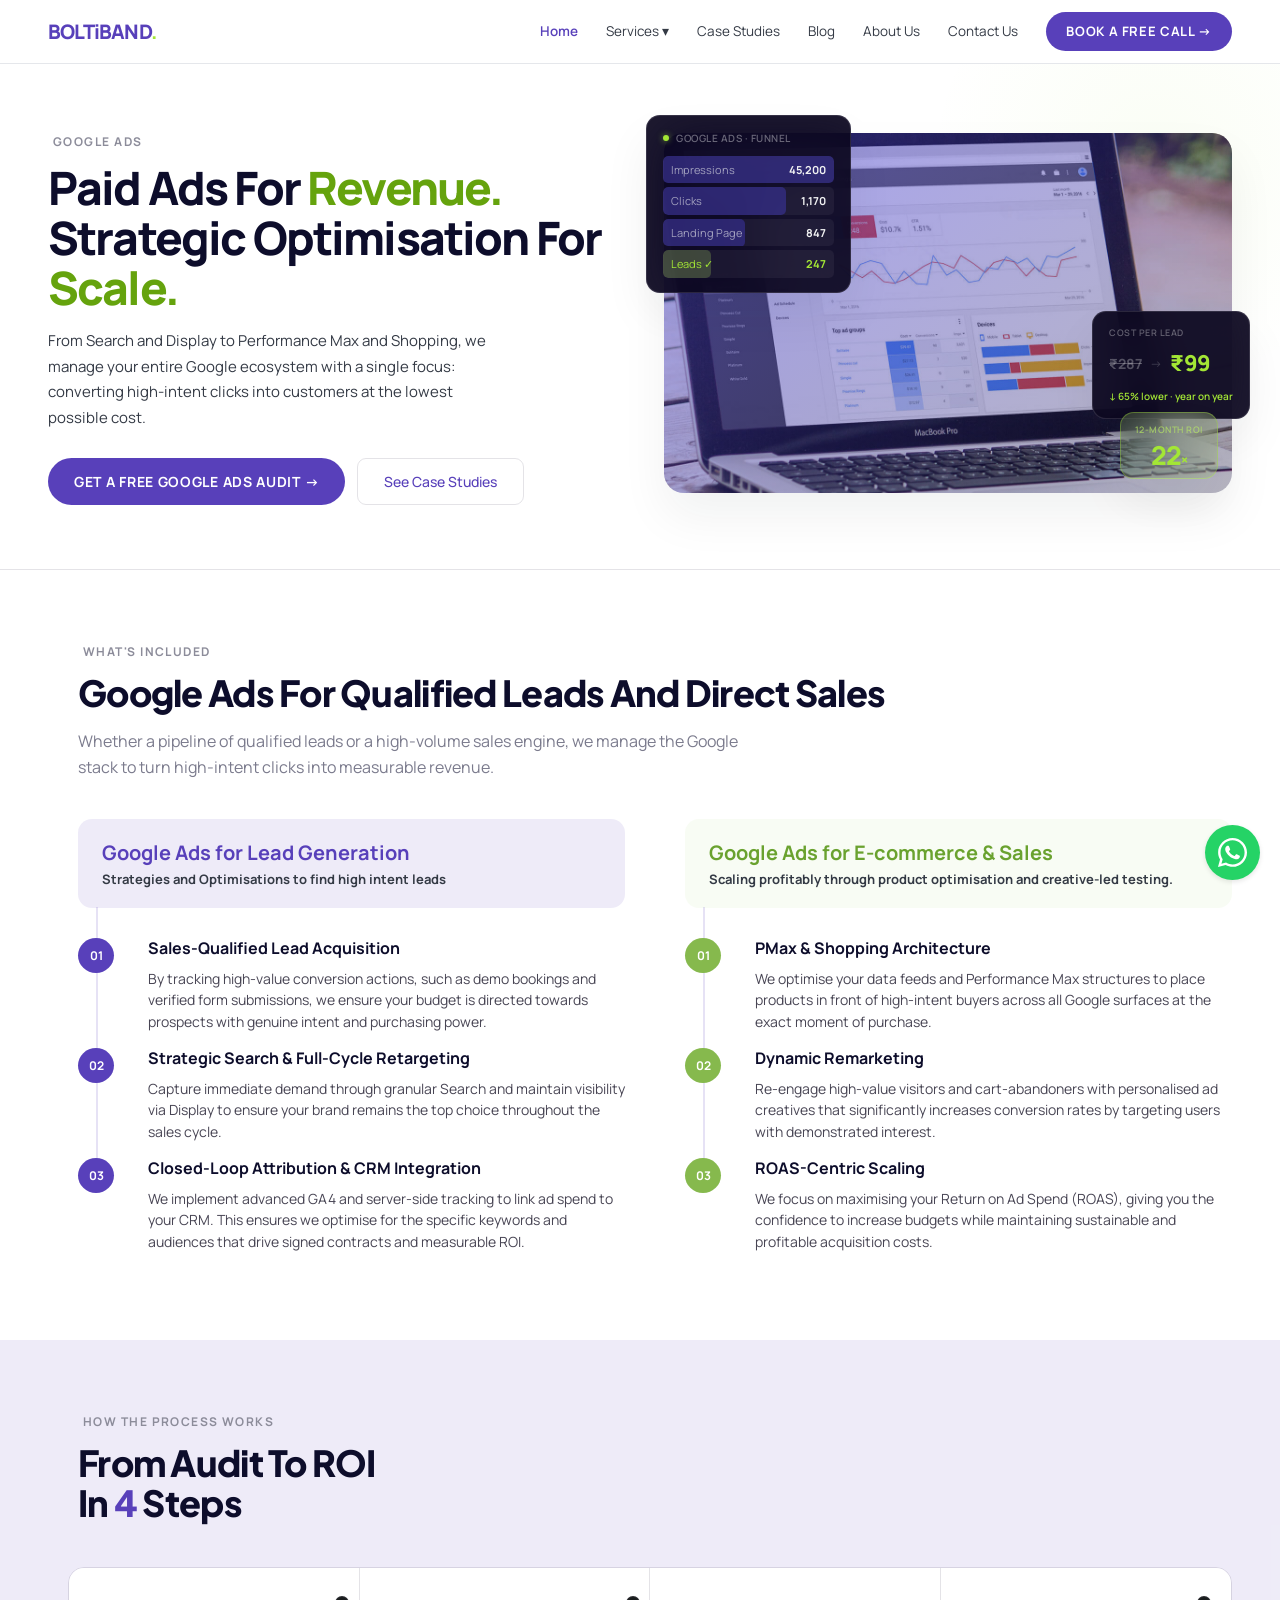
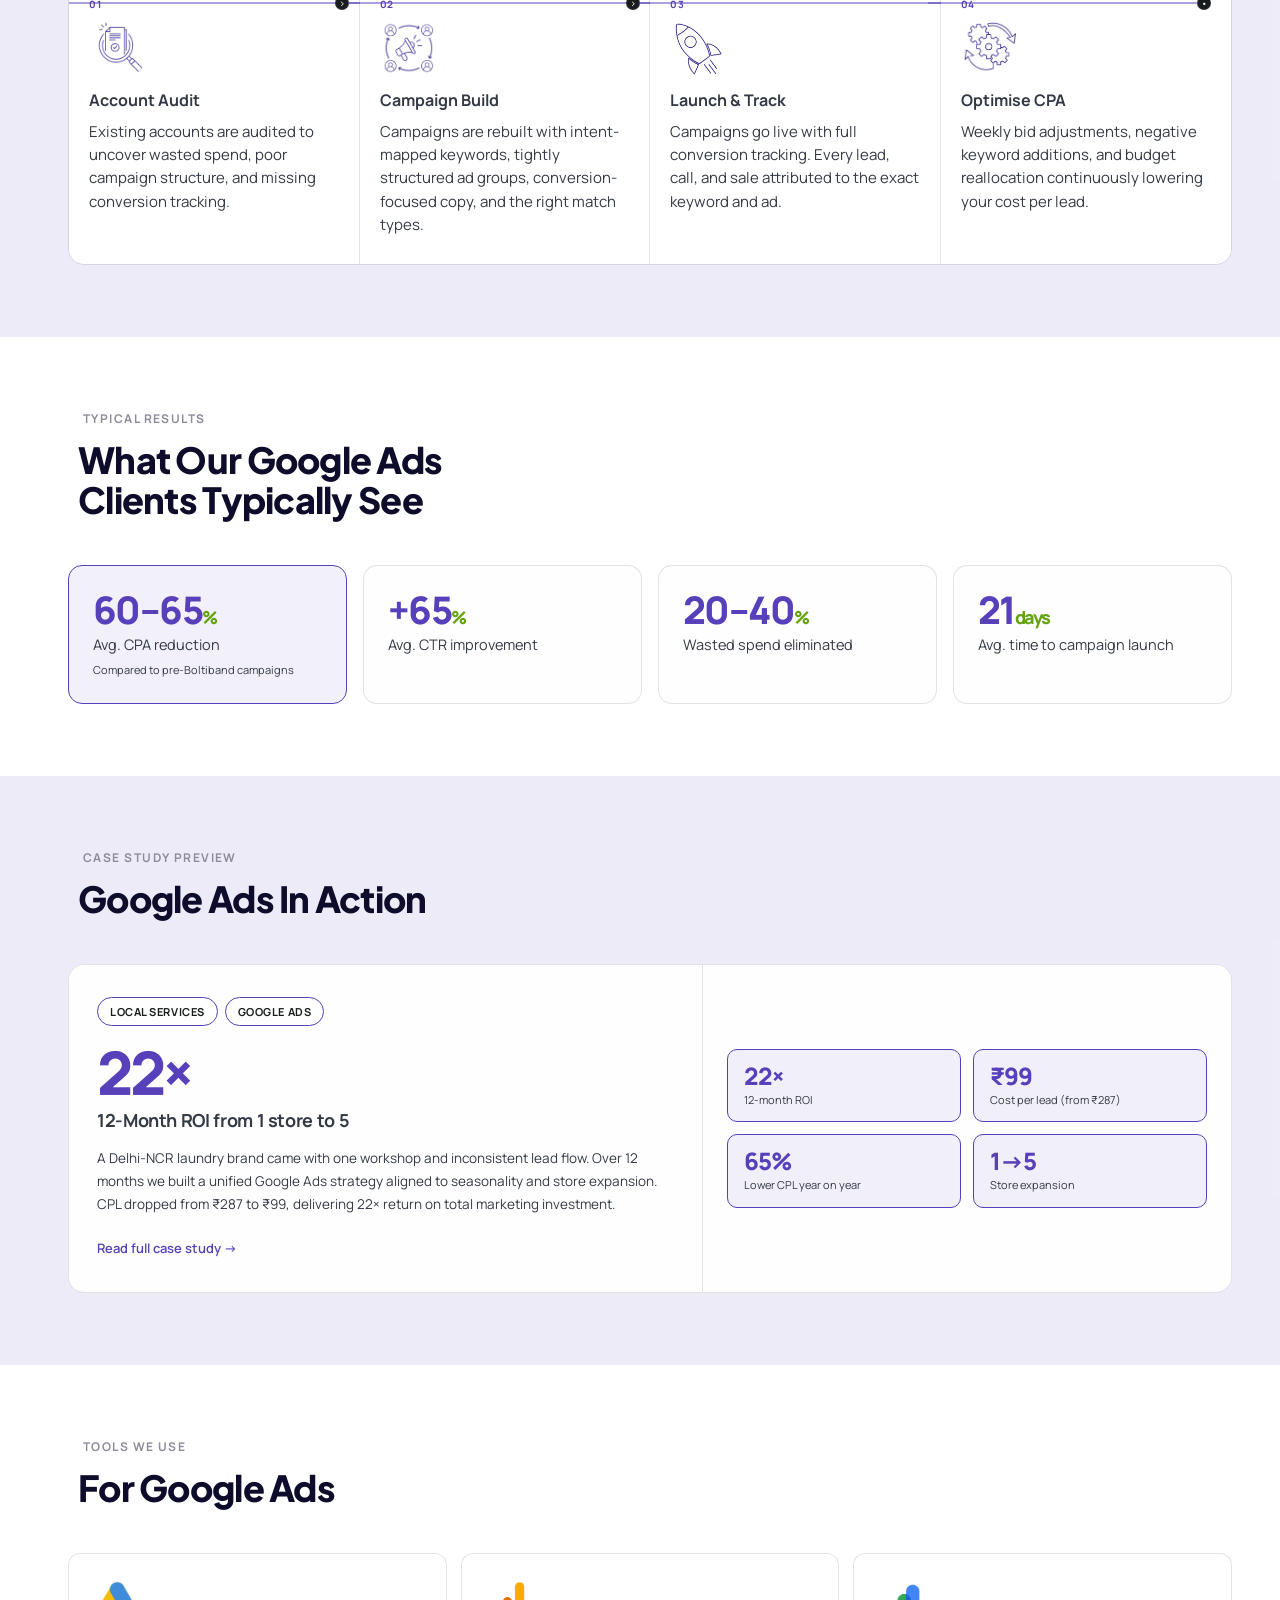
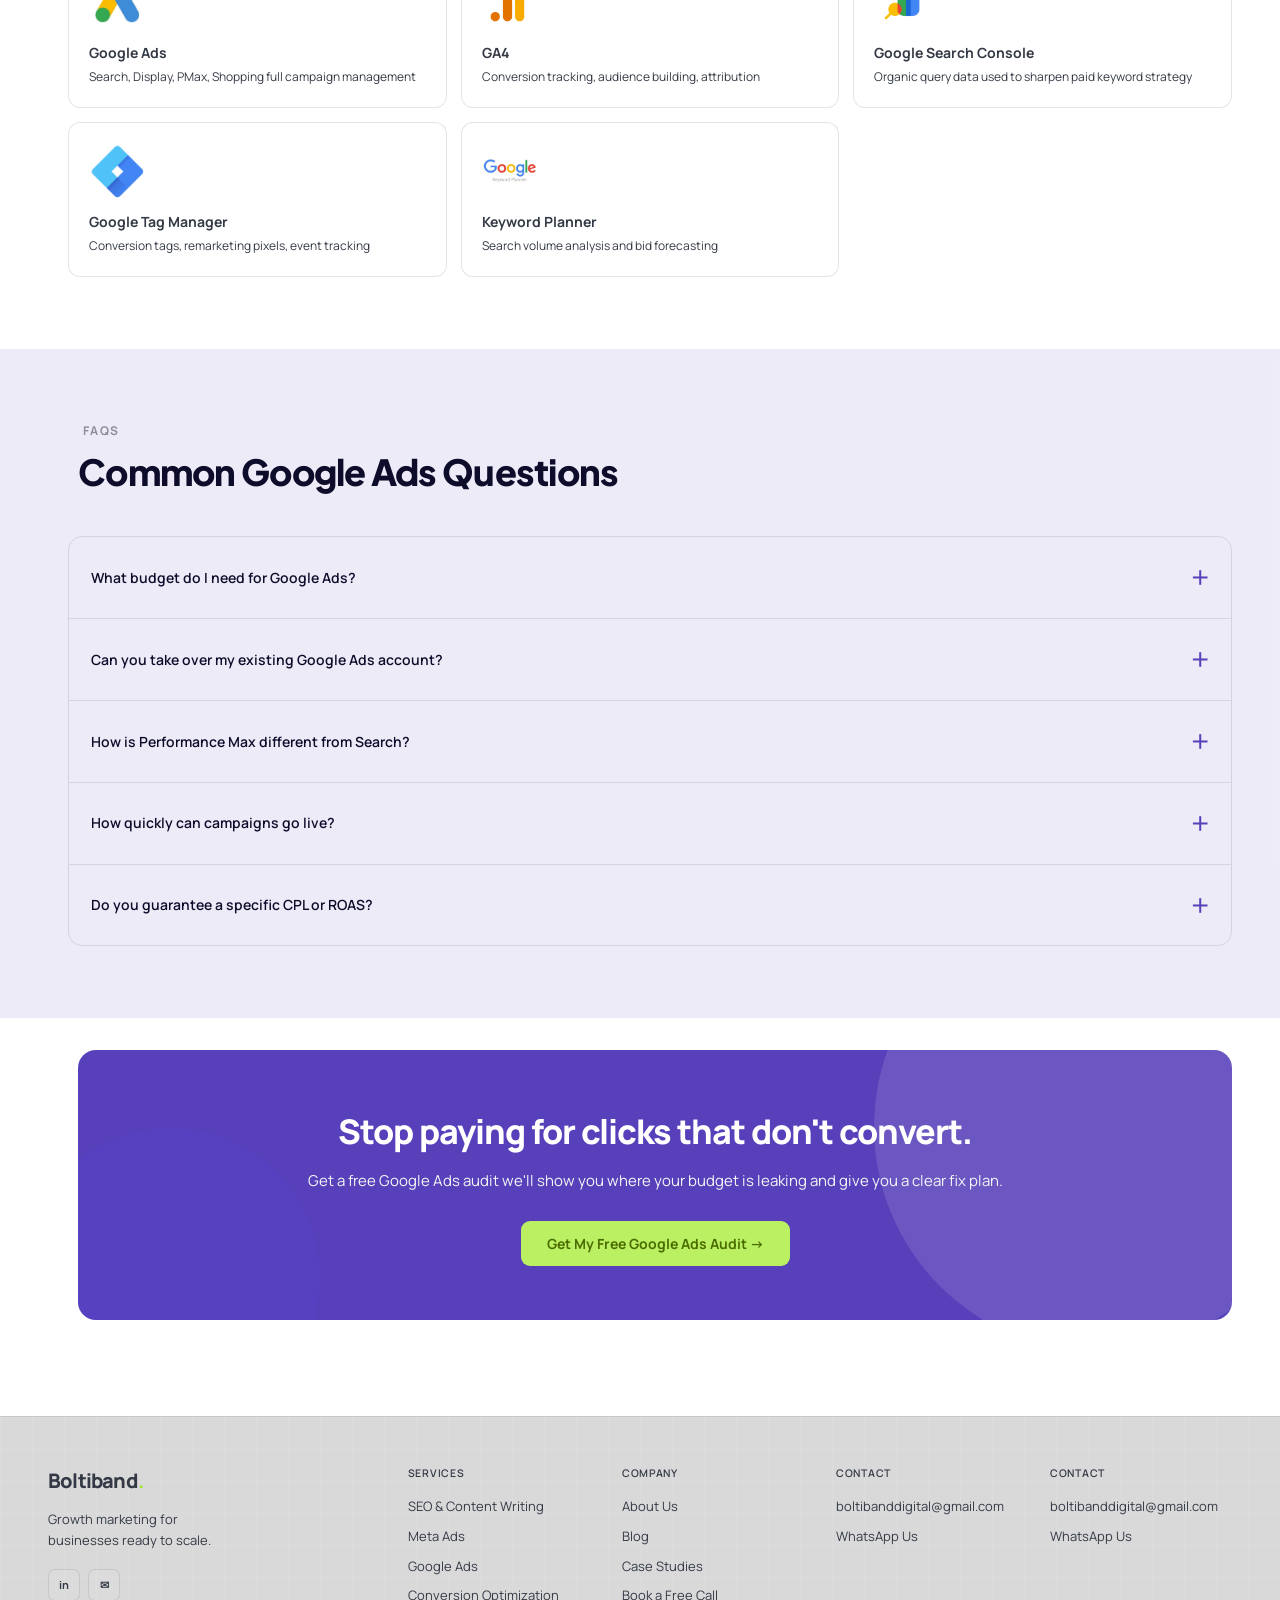
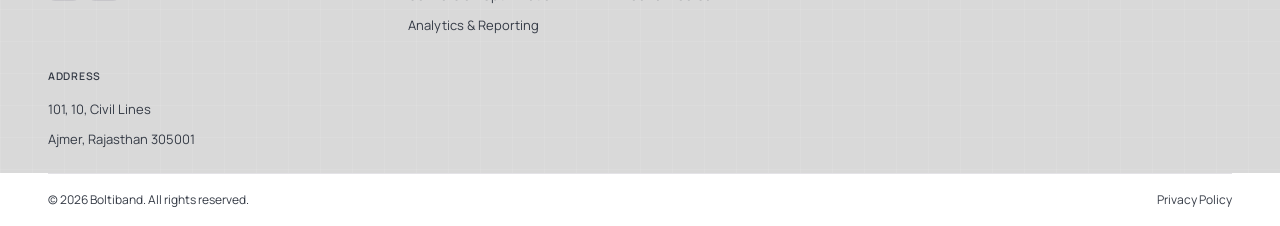
<file: google-ads.html>
﻿<!DOCTYPE html>
<html lang="en">

<head>
    <meta charset="UTF-8">
    <meta name="viewport" content="width=device-width, initial-scale=1.0">
    <title>Google Ads Management Services | Boltiband</title>
    <meta name="description"
        content="Expert Google Ads Management by Boltiband. Maximize ROI with strategic Google Ads campaigns.">
    <meta name="keywords" content="Google Ads, Google Ads management, PPC, search ads, performance max">
    <link
        href="https://fonts.googleapis.com/css2?family=Plus+Jakarta+Sans:wght@600;700;800&family=Manrope:wght@400;500;600&display=swap"
        rel="stylesheet">
    <link rel="icon" href="favicon.svg" type="image/svg+xml">
    <!-- Google Analytics -->
    <script async src="https://www.googletagmanager.com/gtag/js?id=GA_MEASUREMENT_ID"></script>
    <script>
        window.dataLayer = window.dataLayer || [];
        function gtag() { dataLayer.push(arguments); }
        gtag('js', new Date());
        gtag('config', 'GA_MEASUREMENT_ID');
    </script>

    <!-- Google Tag Manager -->
    <script>(function (w, d, s, l, i) {
            w[l] = w[l] || []; w[l].push({
                'gtm.start':
                    new Date().getTime(), event: 'gtm.js'
            }); var f = d.getElementsByTagName(s)[0],
                j = d.createElement(s), dl = l != 'dataLayer' ? '&l=' + l : ''; j.async = true; j.src =
                    'https://www.googletagmanager.com/gtm.js?id=' + i + dl; f.parentNode.insertBefore(j, f);
        })(window, document, 'script', 'dataLayer', 'GTM_ID');</script>

    <link rel="stylesheet" href="styles.css">
    <link rel="stylesheet" href="https://cdnjs.cloudflare.com/ajax/libs/font-awesome/6.0.0/css/all.min.css">
    <script type="application/ld+json">
{
  "@context": "https://schema.org",
  "@type": "Organization",
  "name": "Boltiband",
  "legalName": "Boltiband Digital",
  "url": "https://theboltiband.com",
  "logo": "https://theboltiband.com/images/boltiband-logo.png",
  "description": "Boltiband is a growth marketing agency helping businesses scale with Google Ads, Meta Ads, SEO, and Content Marketing. Based in Ajmer, serving clients across India.",
  "foundingDate": "2024",
  "founder": {
    "@type": "Person",
    "name": "Palak Bhatia",
    "jobTitle": "Founder & Performance Marketing Lead",
    "sameAs": "https://www.linkedin.com/in/palak-bhatia-623920193/"
  },
  "address": {
    "@type": "PostalAddress",
    "streetAddress": "101, 10, Civil Lines",
    "addressLocality": "Ajmer",
    "addressRegion": "Rajasthan",
    "postalCode": "305001",
    "addressCountry": "IN"
  },
  "contactPoint": {
    "@type": "ContactPoint",
    "contactType": "customer service",
    "telephone": "+91-8764933188",
    "email": "boltibanddigital@gmail.com",
    "availableLanguage": ["English", "Hindi"],
    "areaServed": "IN"
  },
  "sameAs": [
    "https://www.linkedin.com/company/theboltiband/",
    "https://wa.me/918764933188"
  ],
  "areaServed": {
    "@type": "Country",
    "name": "India"
  }
}
</script>
    <script type="application/ld+json">
{
  "@context": "https://schema.org",
  "@type": "FAQPage",
  "mainEntity": [
    {
      "@type": "Question",
      "name": "What budget do I need for Google Ads in India?",
      "acceptedAnswer": {
        "@type": "Answer",
        "text": "We recommend a minimum of Rs.20,000-Rs.30,000 per month in ad spend. Management fees are separate from ad spend."
      }
    },
    {
      "@type": "Question",
      "name": "Can you take over my existing Google Ads account?",
      "acceptedAnswer": {
        "@type": "Answer",
        "text": "Yes — we do this often. We start with a full account audit to understand what's working, what's wasting spend, and what's missing before making any changes."
      }
    },
    {
      "@type": "Question",
      "name": "How is Performance Max different from Search campaigns?",
      "acceptedAnswer": {
        "@type": "Answer",
        "text": "Search targets specific keywords. Performance Max uses AI to serve ads across all Google surfaces. PMax works best with strong creative assets and clear conversion data. We recommend running both."
      }
    },
    {
      "@type": "Question",
      "name": "How quickly can Google Ads campaigns go live?",
      "acceptedAnswer": {
        "@type": "Answer",
        "text": "Typically 14-21 days from onboarding to launch, including audit, keyword research, ad copy, tracking setup, and campaign build."
      }
    },
    {
      "@type": "Question",
      "name": "Do you guarantee a specific CPL or ROAS?",
      "acceptedAnswer": {
        "@type": "Answer",
        "text": "We never guarantee specific numbers — any agency that does is misleading you. We commit to full transparency, continuous optimisation, and honest reporting with complete account access."
      }
    }
  ]
}
</script>
    <script type="application/ld+json">
{
  "@context": "https://schema.org",
  "@type": "Service",
  "name": "Google Ads Management Services",
  "description": "Google Search, Display, Performance Max, Shopping, and Remarketing campaign management in India. Average CPA reduction of 60-65%.",
  "provider": {
    "@type": "Organization",
    "name": "Boltiband",
    "url": "https://theboltiband.com"
  },
  "serviceType": "Google Ads Management",
  "areaServed": {"@type": "Country", "name": "India"},
  "url": "https://theboltiband.com/google-ads.html"
}
</script>
    <script type="application/ld+json">
{
  "@context": "https://schema.org",
  "@type": "BreadcrumbList",
  "itemListElement": [
    {"@type": "ListItem", "position": 1, "name": "Home", "item": "https://theboltiband.com/"},
    {"@type": "ListItem", "position": 2, "name": "Services", "item": "https://theboltiband.com/"},
    {"@type": "ListItem", "position": 3, "name": "Google Ads", "item": "https://theboltiband.com/google-ads.html"}
  ]
}
</script>
</head>

<body>
    <!-- Google Tag Manager (noscript) -->
    <noscript><iframe src="https://www.googletagmanager.com/ns.html?id=GTM_ID" height="0" width="0"
            style="display:none;visibility:hidden"></iframe></noscript>

    <nav class="nav" id="main-nav">
        <div class="nav-logo"><a href="index.html"><span
                    style="color: var(--primary); text-transform: uppercase;">Bolt</span>i<span
                    style="color: var(--primary); text-transform: uppercase;">Band</span><span>.</span></a></div>
        <div class="nav-links">
            <a href="index.html" class="nav-lnk active" data-page="home">Home</a>
            <div class="nav-dropdown" data-page="services">
                <span class="nav-lnk" data-page="services">Services ▾</span>
                <div class="nav-dropdown-menu">
                    <div class="nav-dropdown-menu-inner">
                        <span class="nav-dd-heading">Services</span>
                        <span><a href="seo-content.html">SEO &amp; Content</a></span>
                        <span><a href="google-ads.html">Google Ads</a></span>
                        <span><a href="meta-ads.html">Meta Ads</a></span>
                        <span><a href="conversion-optimisation.html">Conversion Optimisation</a></span>
                        <span><a href="analytics-reporting.html">Analytics &amp; Reporting</a></span>
                    </div>
                </div>
            </div>
            <a href="case-studies.html" class="nav-lnk" data-page="casestudies">Case Studies</a>
      <a href="blog.html" class="nav-lnk" data-page="blog">Blog</a>
            <a href="about.html" class="nav-lnk" data-page="about">About Us</a>
            <a href="contact.html" class="nav-lnk" data-page="contact">Contact Us</a>
            <a href="contact.html" class="nav-btn">Book a Free Call →</a>
        </div>
        <div class="ham" id="ham" onclick="toggleMenu()">
            <span></span><span></span><span></span>
        </div>
    </nav>

    <!-- Mobile menu -->
    <div class="mob-menu" id="mob-menu">
        <a href="index.html" class="mob-lnk">Home</a>
        <span class="mob-lnk" onclick="toggleSubmenu()">Services</span>
        <a href="seo-content.html" class="mob-sub-lnk">↳ SEO &amp; Content</a>
        <a href="google-ads.html" class="mob-sub-lnk">↳ Google Ads</a>
        <a href="meta-ads.html" class="mob-sub-lnk">↳ Meta Ads</a>
        <a href="conversion-optimisation.html" class="mob-sub-lnk">↳ Conversion Optimisation</a>
        <a href="analytics-reporting.html" class="mob-sub-lnk">↳ Analytics &amp; Reporting</a>
        <a href="case-studies.html" class="mob-lnk">Case Studies</a>
  <a href="blog.html" class="mob-lnk">Blog</a>
        <a href="about.html" class="mob-lnk">About Us</a>
        <a href="contact.html" class="mob-lnk">Contact Us</a>
        <a href="contact.html" class="mob-btn">Book a Free Call →</a>
    </div>
    <!-- Hero Section -->
    <div id="page-google-ads">

        <div class="sp-hero">
            <div class="sp-hero-content a1">
                <!-- <div class="sp-breadcrumb">
          <span onclick="goto('services')" class="sp-bc-link">Services</span>
          <span class="sp-bc-sep">›</span>
          <span class="sp-bc-cur">Google Ads</span>
        </div> -->
                <div class="stag" style="margin-top:12px">Google Ads</div>
                <h1>Paid Ads for <em>Revenue.</em> <br> Strategic Optimisation for <br> <em>Scale.</em></h1>
                <p class="sp-hero-sub">From Search and Display to Performance Max and Shopping, we manage your entire
                    Google
                    ecosystem with a single focus: converting high-intent clicks into customers at the lowest possible
                    cost.</p>
                <div class="sp-hero-btns">
                    <button class="btn-green"
                        onclick="window.location.href='https://calendly.com/palakbhatia192000/palak-meetings'">Get a
                        Free Google Ads
                        Audit →</button>
                    <button class="btn-ghost" onclick="goto('casestudies')">See Case Studies</button>
                </div>
            </div>
            <div class="sp-hero-visual a2">
                <div class="sp-photo-wrap">
                    <img class="sp-photo" src="images/Gadsbanner.jpg" alt="Google Ads performance dashboard">
                    <div class="sp-photo-overlay"></div>
                    <div class="sp-card sp-card-tl fl0">
                        <div class="sp-card-head"><span class="sp-live-dot"></span>Google Ads · Funnel</div>
                        <div class="sp-gads-funnel">
                            <div class="sp-gf-row" style="--fw:100%;--fd:0s">
                                <span>Impressions</span><strong>45,200</strong>
                            </div>
                            <div class="sp-gf-row" style="--fw:72%;--fd:0.1s"><span>Clicks</span><strong>1,170</strong>
                            </div>
                            <div class="sp-gf-row" style="--fw:48%;--fd:0.2s"><span>Landing
                                    Page</span><strong>847</strong></div>
                            <div class="sp-gf-row sp-gf-hot" style="--fw:28%;--fd:0.3s"><span>Leads
                                    ✓</span><strong>247</strong></div>
                        </div>
                    </div>
                    <div class="sp-card sp-card-br fl1">
                        <div class="sp-card-label">Cost Per Lead</div>
                        <div class="sp-cpl-journey"><span class="sp-cpl-before">₹287</span><span
                                class="sp-cpl-arrow">→</span><span class="sp-cpl-after">₹99</span></div>
                        <div class="sp-card-note">↓ 65% lower · year on year</div>
                    </div>
                    <div class="sp-card sp-card-badge fl2">
                        <div class="sp-badge-label">12-Month ROI</div>
                        <div class="sp-badge-val">22<span style="font-size:14px">×</span></div>
                    </div>
                </div>
            </div>
        </div>

        <!-- <section class="sec">
      <div class="sh">
        <div class="stag">What's included</div>
        <h2 class="stitle">Full-funnel Google Ads<br>from search to sale.</h2>
        <p class="ssub">We audit, rebuild, and continuously optimise campaigns across every Google channel focused on
          CPA and ROI, never just clicks.</p>
      </div>
      <div class="sp-includes-grid">
        <div class="sp-include-card">
          <div class="sp-include-icon">🔍</div>
          <div class="sp-include-name">Search Campaigns</div>
          <div class="sp-include-desc">Intent-based search ads with tightly-themed ad groups, strong negative keyword
            lists, and conversion-focused copy.</div>
        </div>
        <div class="sp-include-card">
          <div class="sp-include-icon">🖼️</div>
          <div class="sp-include-name">Display Advertising</div>
          <div class="sp-include-desc">Visual banner campaigns for awareness and retargeting across the Google Display
            Network contextually placed.</div>
        </div>
        <div class="sp-include-card">
          <div class="sp-include-icon">⚡</div>
          <div class="sp-include-name">Performance Max</div>
          <div class="sp-include-desc">AI-driven campaigns across all Google surfaces properly structured with strong
            asset groups and audience signals.</div>
        </div>
        <div class="sp-include-card">
          <div class="sp-include-icon">🛍️</div>
          <div class="sp-include-name">Shopping Campaigns</div>
          <div class="sp-include-desc">Product feed optimisation and Shopping campaign management for e-commerce brands
            looking to scale ROAS.</div>
        </div>
        <div class="sp-include-card">
          <div class="sp-include-icon">🔄</div>
          <div class="sp-include-name">Remarketing</div>
          <div class="sp-include-desc">Re-engage website visitors, video viewers, and past customers with sequenced ads
            that bring them back to convert.</div>
        </div>
        <div class="sp-include-card">
          <div class="sp-include-icon">📡</div>
          <div class="sp-include-name">Conversion Tracking</div>
          <div class="sp-include-desc">Full GA4 + Google Tag Manager setup every form fill, call, and purchase tracked
            accurately with no data gaps.</div>
        </div>
      </div>
      <div class="sp-delivers-wrap">
        <div class="sp-del-pill">Search campaigns</div>
        <div class="sp-del-pill">Display advertising</div>
        <div class="sp-del-pill">Performance Max</div>
        <div class="sp-del-pill">Shopping campaigns</div>
        <div class="sp-del-pill">Remarketing</div>
        <div class="sp-del-pill">Conversion tracking setup</div>
        <div class="sp-del-pill">Negative keyword management</div>
        <div class="sp-del-pill">Monthly CPA reports</div>
      </div>
    </section> -->

        <section class="sec">
            <div class="sh">
                <div class="stag">What's included</div>
                <h2 class="stitle">Google Ads For Qualified Leads And Direct Sales</h2>
                <p class="ssub">

                    Whether a pipeline of qualified leads or a high-volume sales engine, we manage the Google stack to
                    turn
                    high-intent clicks into measurable revenue.

                </p>
            </div>
        </section>
        <section class="sec">
            <div class="cs-wrapper">
                <!-- LEFT COLUMN -->
                <div class="cs-column-1">
                    <div class="cs-header diagnosis">Google Ads for Lead Generation
                        <p style="font-size: 13px;">
                            Strategies and Optimisations to find high intent leads
                        </p>
                    </div>

                    <div class="cs-item">
                        <div class="cs-number">01</div>
                        <div class="cs-content">
                            <h4>Sales-Qualified Lead Acquisition</h4>
                            <p>By tracking high-value conversion actions, such as demo bookings and verified form
                                submissions, we
                                ensure your budget is directed towards prospects with genuine intent and purchasing
                                power.</p>
                        </div>
                    </div>

                    <div class="cs-item">
                        <div class="cs-number">02</div>
                        <div class="cs-content">
                            <h4>Strategic Search & Full-Cycle Retargeting</h4>
                            <p>Capture immediate demand through granular Search and maintain visibility via Display to
                                ensure your
                                brand remains the top choice throughout the sales cycle.</p>
                        </div>
                    </div>

                    <div class="cs-item">
                        <div class="cs-number">03</div>
                        <div class="cs-content">
                            <h4>Closed-Loop Attribution & CRM Integration</h4>
                            <p>We implement advanced GA4 and server-side tracking to link ad spend to your CRM. This
                                ensures we
                                optimise for the specific keywords and audiences that drive signed contracts and
                                measurable ROI.</p>
                        </div>
                    </div>
                </div>

                <!-- RIGHT COLUMN -->
                <div class="cs-column-1">
                    <div class="cs-header solution">Google Ads for E-commerce & Sales
                        <p style="font-size: 13px;">
                            Scaling profitably through product optimisation and creative-led testing.
                        </p>
                    </div>

                    <div class="cs-item">
                        <div class="cs-number green">01</div>
                        <div class="cs-content">
                            <h4>PMax & Shopping Architecture</h4>
                            <p>We optimise your data feeds and Performance Max structures to place products in front of
                                high-intent
                                buyers across all Google surfaces at the exact moment of purchase.</p>
                        </div>
                    </div>

                    <div class="cs-item">
                        <div class="cs-number green">02</div>
                        <div class="cs-content">
                            <h4>Dynamic Remarketing</h4>
                            <p>Re-engage high-value visitors and cart-abandoners with personalised ad creatives that
                                significantly
                                increases conversion rates by targeting users with demonstrated interest.</p>
                        </div>
                    </div>

                    <div class="cs-item">
                        <div class="cs-number green">03</div>
                        <div class="cs-content">
                            <h4>ROAS-Centric Scaling</h4>
                            <p>We focus on maximising your Return on Ad Spend (ROAS), giving you the confidence to
                                increase budgets
                                while maintaining sustainable and profitable acquisition costs.</p>
                        </div>
                    </div>
                </div>
            </div>
        </section>

        <section class="sec sec-dark">
            <div class="sh">
                <div class="stag">How the process works</div>
                <h2 class="stitle">From audit to ROI<br>in <span style="color: var(--primary);">4</span> steps</h2>
            </div>
            <div class="sp-process-grid">
                <div class="sp-proc-step">
                    <div class="sp-proc-num">01</div>
                    <!-- <div class="sp-proc-icon">🔬</div> -->
                    <div class="sp-tool-icon">
                        <img src="images/AccountAudit.png" alt="Account Audit">
                    </div>
                    <div class="sp-proc-name">Account Audit</div>
                    <div class="sp-proc-desc">Existing accounts are audited to uncover wasted spend, poor campaign
                        structure, and
                        missing conversion tracking.</div>
                    <div class="sp-proc-conn"></div>
                </div>
                <div class="sp-proc-step">
                    <div class="sp-proc-num">02</div>
                    <div class="sp-tool-icon">
                        <img src="images/GADS Campaign.png" alt="Campaign Build">
                    </div>
                    <div class="sp-proc-name">Campaign Build</div>
                    <div class="sp-proc-desc">Campaigns are rebuilt with intent-mapped keywords, tightly structured ad
                        groups,
                        conversion-focused copy, and the right match types.</div>
                    <div class="sp-proc-conn"></div>
                </div>
                <div class="sp-proc-step">
                    <div class="sp-proc-num">03</div>
                    <div class="sp-tool-icon">
                        <img src="images/Launch.png" alt="Launch & Track">
                    </div>
                    <div class="sp-proc-name">Launch &amp; Track</div>
                    <div class="sp-proc-desc">Campaigns go live with full conversion tracking. Every lead, call, and
                        sale
                        attributed to the exact keyword and ad.</div>
                    <div class="sp-proc-conn"></div>
                </div>
                <div class="sp-proc-step">
                    <div class="sp-proc-num">04</div>
                    <div class="sp-tool-icon">
                        <img src="images/Optimize.png" alt="Optimize">
                    </div>
                    <div class="sp-proc-name">Optimise CPA</div>
                    <div class="sp-proc-desc">Weekly bid adjustments, negative keyword additions, and budget
                        reallocation
                        continuously lowering your cost per lead.</div>
                    <div class="sp-proc-end"></div>
                </div>
            </div>
        </section>

        <section class="sec">
            <div class="sh">
                <div class="stag">Typical results</div>
                <h2 class="stitle">What our Google Ads<br>clients typically see</h2>
            </div>
            <div class="sp-results-grid">
                <div class="sp-result-card sp-result-big">
                    <div class="sp-result-val">60–65<span>%</span></div>
                    <div class="sp-result-label">Avg. CPA reduction</div>
                    <div class="sp-result-note">Compared to pre-Boltiband campaigns</div>
                </div>
                <div class="sp-result-card">
                    <div class="sp-result-val">+65<span>%</span></div>
                    <div class="sp-result-label">Avg. CTR improvement</div>
                </div>
                <div class="sp-result-card">
                    <div class="sp-result-val">20–40<span>%</span></div>
                    <div class="sp-result-label">Wasted spend eliminated</div>
                </div>
                <div class="sp-result-card">
                    <div class="sp-result-val">21<span>days</span></div>
                    <div class="sp-result-label">Avg. time to campaign launch</div>
                </div>
            </div>
        </section>

        <section class="sec sec-dark">
            <div class="sh">
                <div class="stag">Case study preview</div>
                <h2 class="stitle">Google Ads in action</h2>
            </div>
            <div class="sp-cs-preview">
                <div class="sp-cs-left">
                    <div class="cs-tags"><span class="atag">Local Services</span><span class="atag">Google Ads</span>
                    </div>
                    <div class="sp-cs-metric">22×</div>
                    <div class="sp-cs-title">12-Month ROI from 1 store to 5</div>
                    <p class="sp-cs-body">A Delhi-NCR laundry brand came with one workshop and inconsistent lead flow.
                        Over 12
                        months we built a unified Google Ads strategy aligned to seasonality and store expansion. CPL
                        dropped from
                        ₹287 to ₹99, delivering 22× return on total marketing investment.</p>
                    <span class="cs-lnk" onclick="goto('casestudies')">Read full case study →</span>
                </div>
                <div class="sp-cs-right">
                    <div class="sp-cs-stats">
                        <div class="sp-cs-stat">
                            <div class="sp-cs-stat-val">22×</div>
                            <div class="sp-cs-stat-lbl">12-month ROI</div>
                        </div>
                        <div class="sp-cs-stat">
                            <div class="sp-cs-stat-val">₹99</div>
                            <div class="sp-cs-stat-lbl">Cost per lead (from ₹287)</div>
                        </div>
                        <div class="sp-cs-stat">
                            <div class="sp-cs-stat-val">65%</div>
                            <div class="sp-cs-stat-lbl">Lower CPL year on year</div>
                        </div>
                        <div class="sp-cs-stat">
                            <div class="sp-cs-stat-val">1→5</div>
                            <div class="sp-cs-stat-lbl">Store expansion</div>
                        </div>
                    </div>
                </div>
            </div>
        </section>

        <section class="sec">
            <div class="sh">
                <div class="stag">Tools we use</div>
                <h2 class="stitle">For Google Ads</h2>
            </div>
            <div class="sp-tools-grid">
                <div class="sp-tool-card">
                    <div class="sp-tool-icon">
                        <img src="images/google-ads.jpg" alt="Google Ads">
                    </div>
                    <div class="sp-tool-name">Google Ads</div>
                    <div class="sp-tool-use">Search, Display, PMax, Shopping full campaign management</div>
                </div>
                <div class="sp-tool-card">
                    <div class="sp-tool-icon">
                        <img src="images/GAnalytics.png" alt="Google Analytics 4">
                    </div>
                    <div class="sp-tool-name">GA4</div>
                    <div class="sp-tool-use">Conversion tracking, audience building, attribution</div>
                </div>
                <div class="sp-tool-card">
                    <div class="sp-tool-icon">
                        <img src="images/search-console.png" alt="Google Search Console">
                    </div>
                    <div class="sp-tool-name">Google Search Console</div>
                    <div class="sp-tool-use">Organic query data used to sharpen paid keyword strategy</div>
                </div>
                <div class="sp-tool-card">
                    <div class="sp-tool-icon">
                        <img src="images/GTM.png" alt="Google Tag Manager">
                    </div>
                    <div class="sp-tool-name">Google Tag Manager</div>
                    <div class="sp-tool-use">Conversion tags, remarketing pixels, event tracking</div>
                </div>
                <div class="sp-tool-card">
                    <div class="sp-tool-icon">
                        <img src="images/google-keyword-planner-tool.jpg" alt="Google Keyword Planner">
                    </div>
                    <div class="sp-tool-name">Keyword Planner</div>
                    <div class="sp-tool-use">Search volume analysis and bid forecasting</div>
                </div>
                <!-- <div class="sp-tool-card">
          <div class="sp-tool-icon">
            <img src="images/search-console.png" alt="Google Search Console">
          </div>
          <div class="sp-tool-name">Looker Studio</div>
          <div class="sp-tool-use">Live performance dashboards shared with every client</div>
        </div> -->
            </div>
        </section>

        <section class="sec sec-dark">
            <div class="sh">
                <div class="stag">FAQs</div>
                <h2 class="stitle">Common Google Ads questions</h2>
            </div>
            <div class="sp-faq-list">
                <div class="sp-faq-item" onclick="toggleFaq(this)">
                    <div class="sp-faq-q">What budget do I need for Google Ads? <span class="sp-faq-icon">+</span></div>
                    <div class="sp-faq-a">We recommend a minimum of ₹20,000–₹30,000/month in ad spend. Management fees
                        are
                        separate from ad spend.</div>
                </div>
                <div class="sp-faq-item" onclick="toggleFaq(this)">
                    <div class="sp-faq-q">Can you take over my existing Google Ads account? <span
                            class="sp-faq-icon">+</span>
                    </div>
                    <div class="sp-faq-a">Yes we do this often. We start with a full account audit to understand what's
                        working,
                        what's wasting spend, and what's missing.</div>
                </div>
                <div class="sp-faq-item" onclick="toggleFaq(this)">
                    <div class="sp-faq-q">How is Performance Max different from Search? <span
                            class="sp-faq-icon">+</span></div>
                    <div class="sp-faq-a">Search targets specific keywords. Performance Max uses AI to serve ads across
                        all Google
                        surfaces. PMax works best with strong creative assets and clear conversion data. We recommend
                        running both.
                    </div>
                </div>
                <div class="sp-faq-item" onclick="toggleFaq(this)">
                    <div class="sp-faq-q">How quickly can campaigns go live? <span class="sp-faq-icon">+</span></div>
                    <div class="sp-faq-a">Typically 14–21 days from onboarding to launch including audit, keyword
                        research, ad
                        copy, tracking setup, and campaign build.</div>
                </div>
                <div class="sp-faq-item" onclick="toggleFaq(this)">
                    <div class="sp-faq-q">Do you guarantee a specific CPL or ROAS? <span class="sp-faq-icon">+</span>
                    </div>
                    <div class="sp-faq-a">We never guarantee specific numbers any agency that does is misleading you. We
                        commit
                        to full transparency, continuous optimisation, and honest reporting with complete account
                        access.</div>
                </div>
            </div>
        </section>

        <div class="cta-section">
            <div class="cta-box">
                <h2>Stop paying for clicks that don't convert.</h2>
                <p>Get a free Google Ads audit we'll show you where your budget is leaking and give you a clear fix
                    plan.</p>
                <button class="btn-dark"
                    onclick="window.location.href='https://calendly.com/palakbhatia192000/palak-meetings'">Get My Free
                    Google Ads
                    Audit →</button>
            </div>
        </div>


    </div>
    <footer class="footer bg-pattern-grid">
        <div>
            <div class="ft-logo">Boltiband<span>.</span></div>
            <p class="ft-tagline">Growth marketing for businesses ready to scale.</p>
            <div class="ft-soc"><a class="ft-si" href="https://www.linkedin.com/company/theboltiband/" target="_blank"
                    rel="noopener noreferrer">in</a><a class="ft-si" href="mailto:boltibanddigital@gmail.com"
                    target="_blank" rel="noopener noreferrer">✉</a></div>
        </div>
        <div class="ft-col">
            <h4>Services</h4>
            <ul>
                <li href="seo-content.html"><a href="seo-content.html">SEO &amp; Content Writing</a></li>
                <li href="meta-ads.html"><a href="meta-ads.html">Meta Ads</a></li>
                <li href="google-ads.html"><a href="google-ads.html">Google Ads</a></li>
                <li href="conversion-optimisation.html"><a href="conversion-optimisation.html">Conversion
                        Optimization</a></li>
                <li href="analytics-reporting.html"><a href="analytics-reporting.html">Analytics & Reporting</a></li>
            </ul>
        </div>
        <div class="ft-col">
            <h4>Company</h4>
            <ul>
                <li href="about.html"><a href="about.html">About Us</a></li>
        <li href="blog.html"><a href="blog.html">Blog</a></li>
                <li href="casestudies.html"><a href="casestudies.html">Case Studies</a></li>
                <li><a href="https://calendly.com/palakbhatia192000/palak-meetings">Book a Free Call</a></li>
            </ul>
        </div>
        <div class="ft-col">
            <h4>Contact</h4>
            <ul>
                <li><a href="mailto:boltibanddigital@gmail.com">boltibanddigital@gmail.com</a></li>
                <li><a href="https://wa.me/918764933188" target="_blank" rel="noopener noreferrer">WhatsApp Us</a></li>
            </ul>
        </div>
        <div class="ft-col">
            <h4>Contact</h4>
            <ul>
                <li><a href="mailto:boltibanddigital@gmail.com">boltibanddigital@gmail.com</a></li>
                <li><a href="https://wa.me/918764933188" target="_blank" rel="noopener noreferrer">WhatsApp Us</a></li>
            </ul>
        </div>
        <div class="ft-col">
            <h4>Address</h4>
            <ul>
                <li>101, 10, Civil Lines</li>
                <li>Ajmer, Rajasthan 305001</li>
                <!-- <li><a href="tel:+918764933188">+91 87649 33188</a></li> -->
            </ul>
        </div>
    </footer>
    <div class="ft-bottom">
        <p>© 2026 Boltiband. All rights reserved.</p><span>Privacy Policy</span>
    </div>

    <!-- whatsapp buttton -->

    <input class="chat-menu hidden" id="offchat-menu" type="checkbox" />
    <div class="sticky-button" id="sticky-button">
        <label for="offchat-menu">
            <svg class="chat-icon" viewBox="0 0 24 24">
                <path
                    d="M12.04 2C6.58 2 2.13 6.45 2.13 11.91C2.13 13.66 2.59 15.36 3.45 16.86L2.05 22L7.3 20.62C8.75 21.41 10.38 21.83 12.04 21.83C17.5 21.83 21.95 17.38 21.95 11.92C21.95 9.27 20.92 6.78 19.05 4.91C17.18 3.03 14.69 2 12.04 2M12.05 3.67C14.25 3.67 16.31 4.53 17.87 6.09C19.42 7.65 20.28 9.72 20.28 11.92C20.28 16.46 16.58 20.15 12.04 20.15C10.56 20.15 9.11 19.76 7.85 19L7.55 18.83L4.43 19.65L5.26 16.61L5.06 16.29C4.24 15 3.8 13.47 3.8 11.91C3.81 7.37 7.5 3.67 12.05 3.67M8.53 7.33C8.37 7.33 8.1 7.39 7.87 7.64C7.65 7.89 7 8.5 7 9.71C7 10.93 7.89 12.1 8 12.27C8.14 12.44 9.76 14.94 12.25 16C12.84 16.27 13.3 16.42 13.66 16.53C14.25 16.72 14.79 16.69 15.22 16.63C15.7 16.56 16.68 16.03 16.89 15.45C17.1 14.87 17.1 14.38 17.04 14.27C16.97 14.17 16.81 14.11 16.56 14C16.31 13.86 15.09 13.26 14.87 13.18C14.64 13.1 14.5 13.06 14.31 13.3C14.15 13.55 13.67 14.11 13.53 14.27C13.38 14.44 13.24 14.46 13 14.34C12.74 14.21 11.94 13.95 11 13.11C10.26 12.45 9.77 11.64 9.62 11.39C9.5 11.15 9.61 11 9.73 10.89C9.84 10.78 10 10.6 10.1 10.45C10.23 10.31 10.27 10.2 10.35 10.04C10.43 9.87 10.39 9.73 10.33 9.61C10.27 9.5 9.77 8.26 9.56 7.77C9.36 7.29 9.16 7.35 9 7.34C8.86 7.34 8.7 7.33 8.53 7.33Z" />
            </svg>
            <svg class="close-icon" viewBox="0 0 512 512">
                <path
                    d="M278.6 256l68.2-68.2c6.2-6.2 6.2-16.4 0-22.6-6.2-6.2-16.4-6.2-22.6 0L256 233.4l-68.2-68.2c-6.2-6.2-16.4-6.2-22.6 0-3.1 3.1-4.7 7.2-4.7 11.3 0 4.1 1.6 8.2 4.7 11.3l68.2 68.2-68.2 68.2c-3.1 3.1-4.7 7.2-4.7 11.3 0 4.1 1.6 8.2 4.7 11.3 6.2 6.2 16.4 6.2 22.6 0l68.2-68.2 68.2 68.2c6.2 6.2 16.4 6.2 22.6 0 6.2-6.2 6.2-16.4 0-22.6L278.6 256z" />
            </svg>
        </label>
    </div>
    <div class="sticky-chat">
        <div class="chat-content">
            <div class="chat-header">
                <svg viewBox="0 0 32 32">
                    <path
                        d="M24,22a1,1,0,0,1-.64-.23L18.84,18H17A8,8,0,0,1,17,2h6a8,8,0,0,1,2,15.74V21a1,1,0,0,1-.58.91A1,1,0,0,1,24,22ZM17,4a6,6,0,0,0,0,12h2.2a1,1,0,0,1,.64.23L23,18.86V16.92a1,1,0,0,1,.86-1A6,6,0,0,0,23,4Z" />
                    <rect height="2" width="2" x="19" y="9"></rect>
                    <rect height="2" width="2" x="14" y="9"></rect>
                    <rect height="2" width="2" x="24" y="9"></rect>
                    <path
                        d="M8,30a1,1,0,0,1-.42-.09A1,1,0,0,1,7,29V25.74a8,8,0,0,1-1.28-15,1,1,0,1,1,.82,1.82,6,6,0,0,0,1.6,11.4,1,1,0,0,1,.86,1v1.94l3.16-2.63A1,1,0,0,1,12.8,24H15a5.94,5.94,0,0,0,4.29-1.82,1,1,0,0,1,1.44,1.4A8,8,0,0,1,15,26H13.16L8.64,29.77A1,1,0,0,1,8,30Z" />
                </svg>
                <div class="title">Please chat with our team <span>An admin will respond within a few minutes.</span>
                </div>
            </div>
            <div class="chat-text"><span>Hello, is there anything we can assist you with?</span>
                <span class="typing">
                    <svg viewBox="0 0 512 512">
                        <circle cx="256" cy="256" r="48"></circle>
                        <circle cx="416" cy="256" r="48"></circle>
                        <circle cx="96" cy="256" r="48"></circle>
                    </svg>
                </span>
            </div>
        </div>
        <a class="chat-button" href="https://api.whatsapp.com/send?phone=918764933188" rel="nofollow noreferrer"
            target="_blank">
            <span>Type a message</span>
            <svg viewBox="0 0 32 32">
                <path
                    d="M19.47,31a2,2,0,0,1-1.8-1.09l-4-7.57a1,1,0,0,1,1.77-.93l4,7.57L29,3.06,3,12.49l9.8,5.26,8.32-8.32a1,1,0,0,1,1.42,1.42l-8.85,8.84a1,1,0,0,1-1.17.18L2.09,14.33a2,2,0,0,1,.25-3.72L28.25,1.13a2,2,0,0,1,2.62,2.62L21.39,29.66A2,2,0,0,1,19.61,31Z" />
            </svg>
        </a>
    </div>
</body>

</html>
</file>
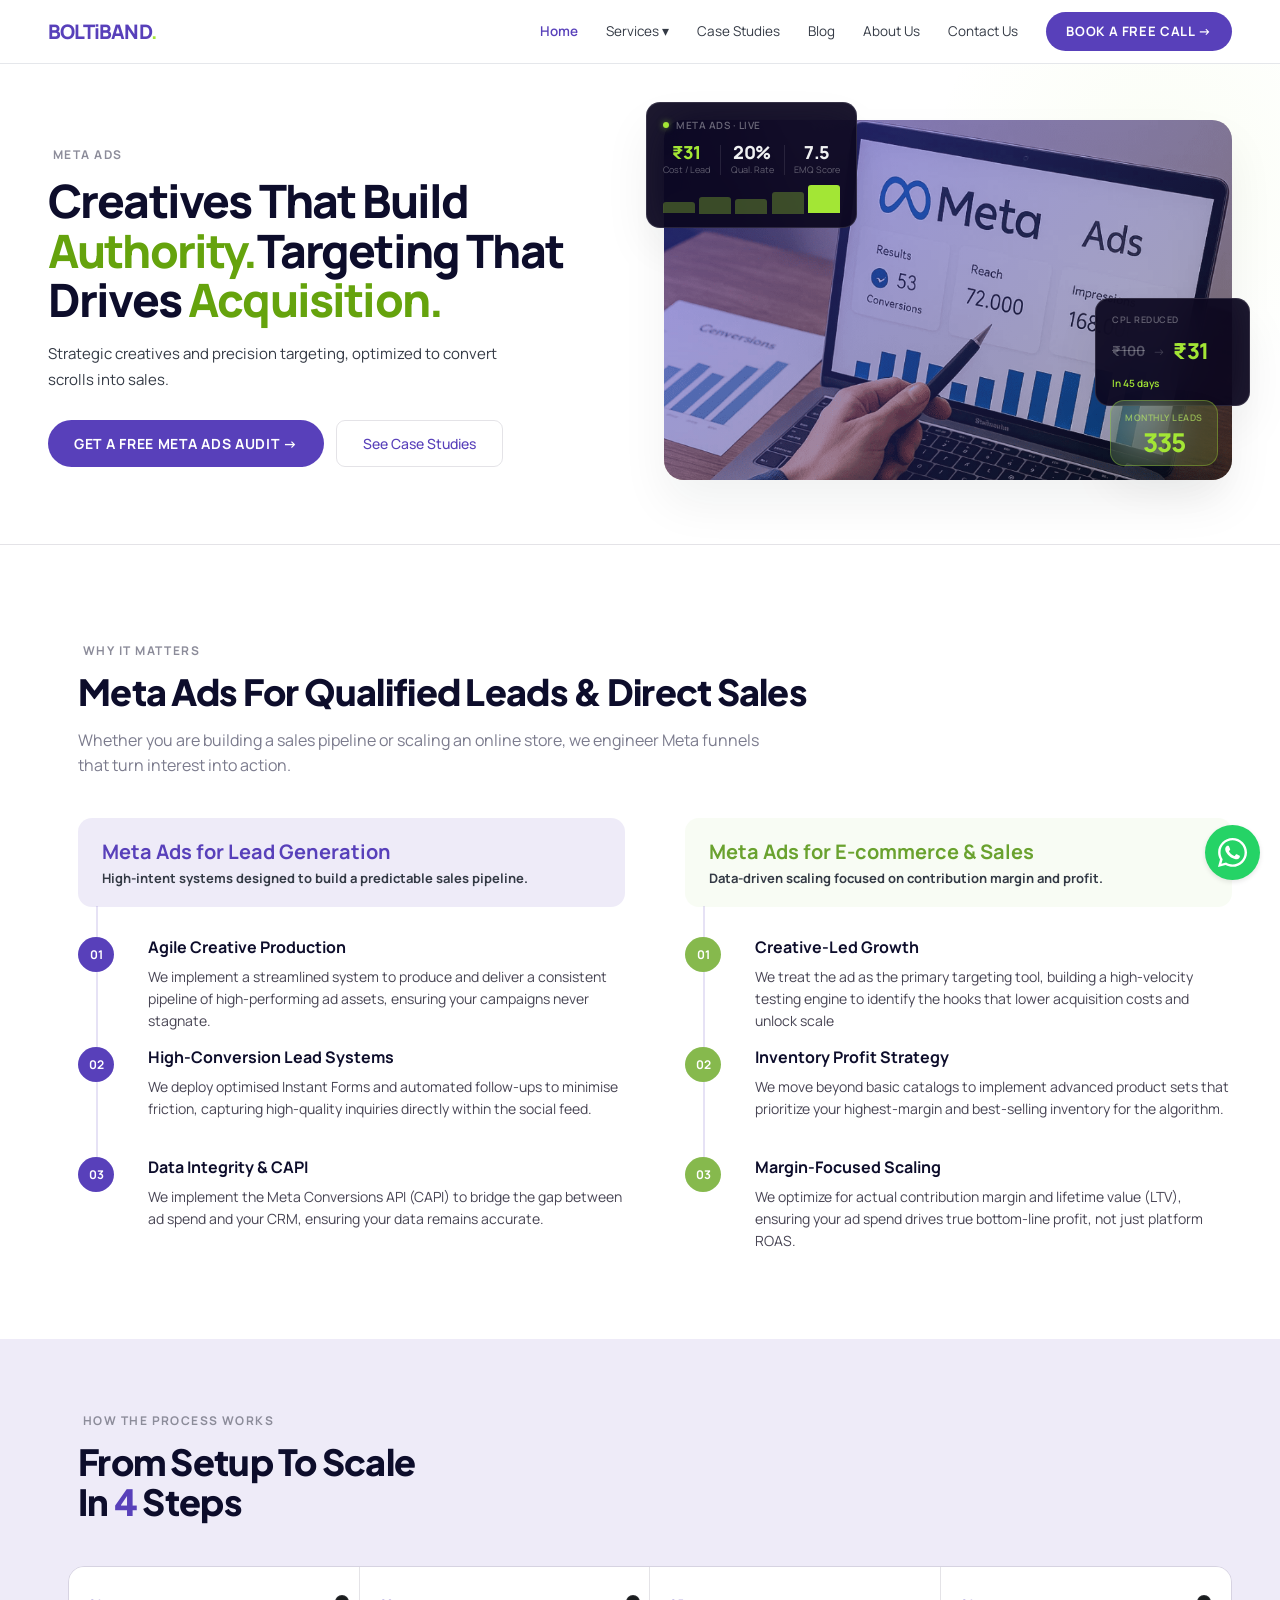
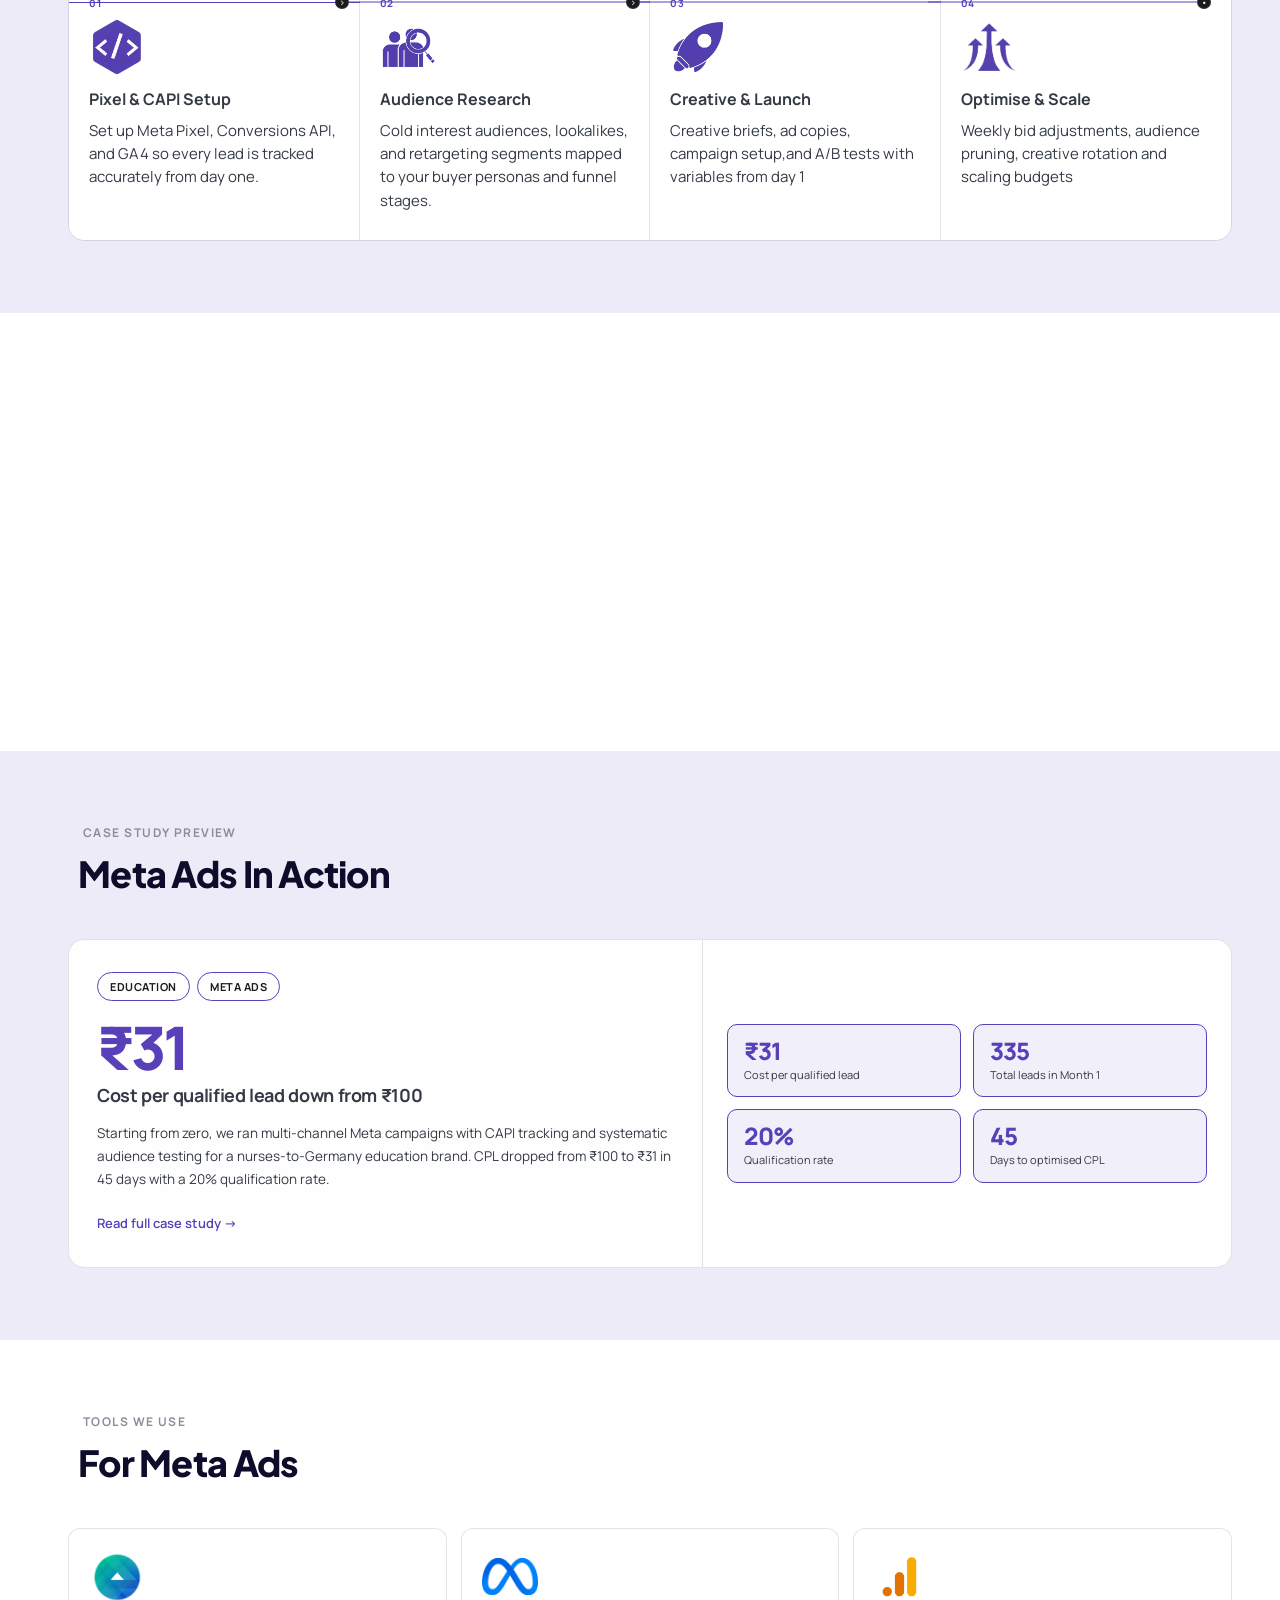
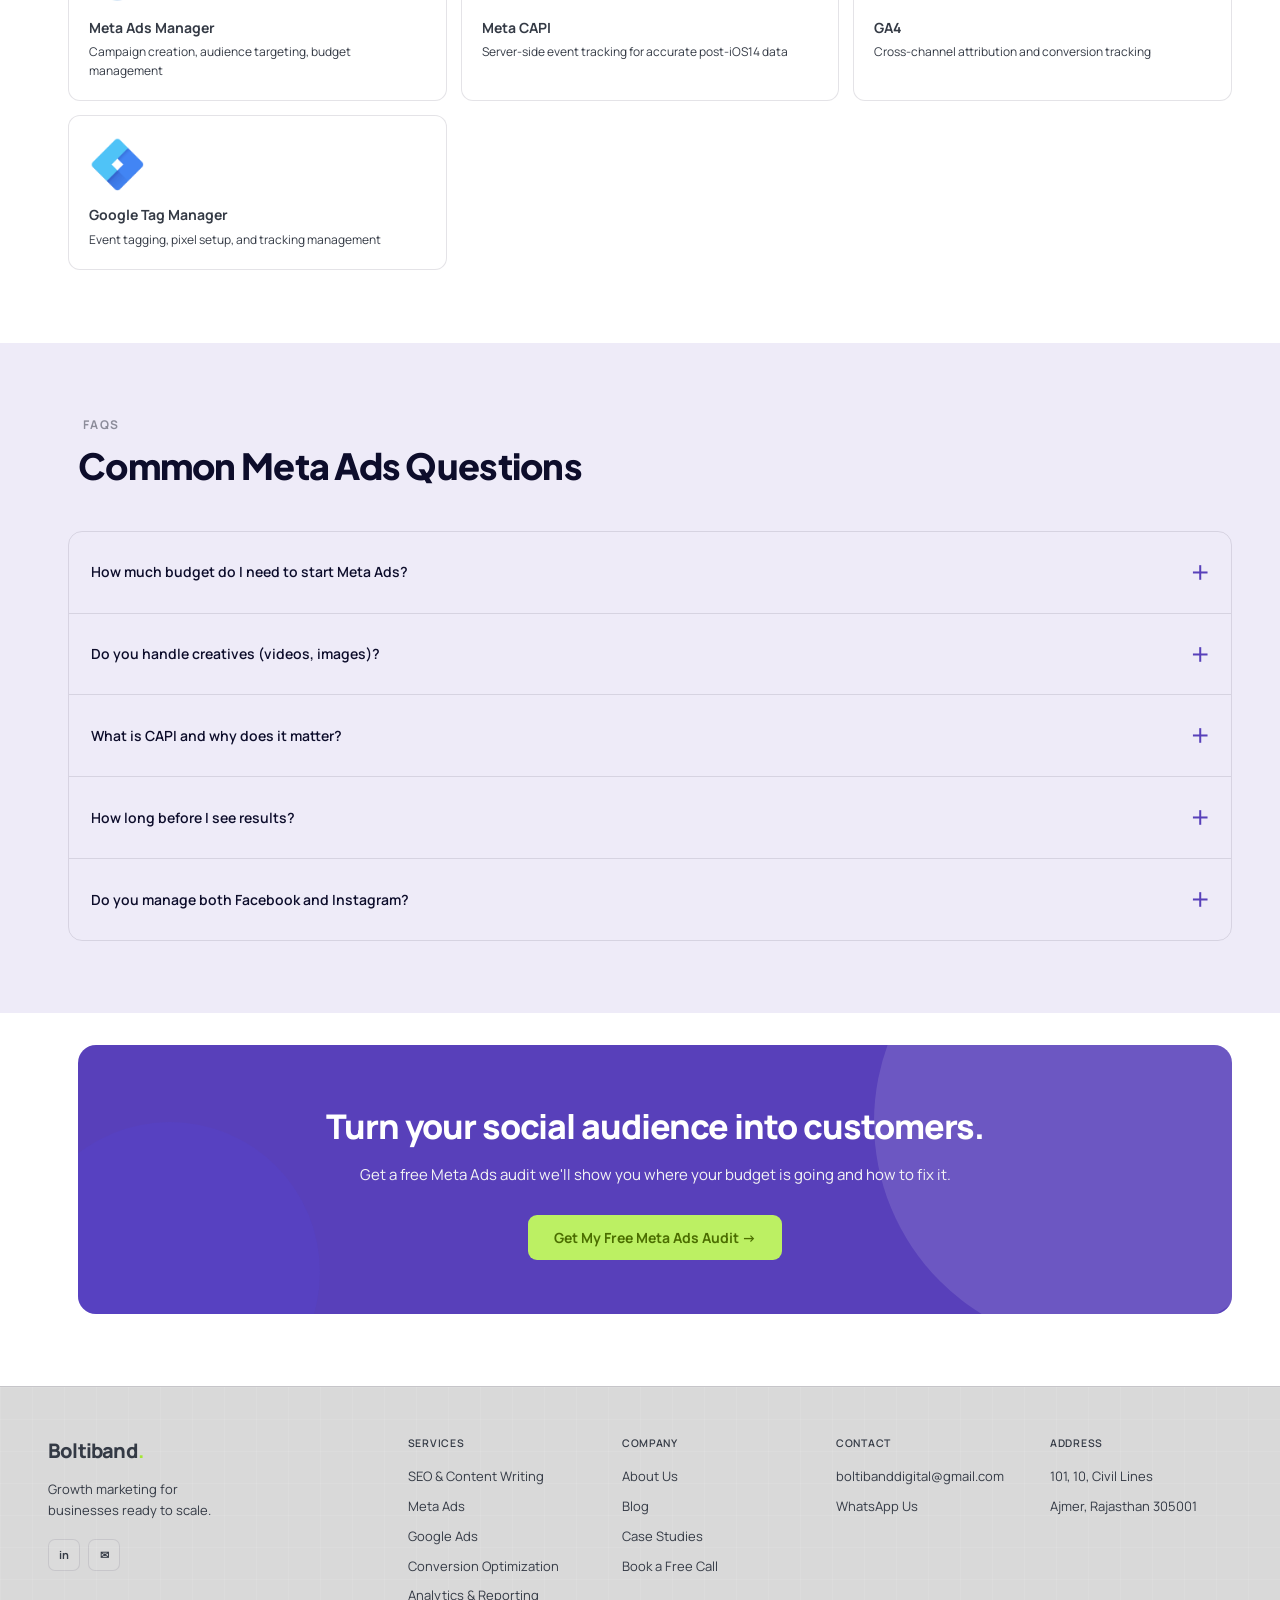
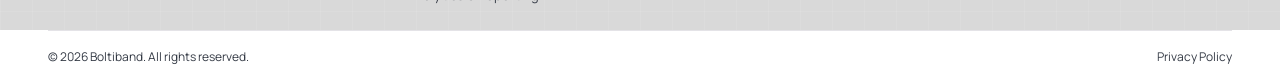
<file: meta-ads.html>
﻿<!DOCTYPE html>
<html lang="en">

<head>
    <meta charset="UTF-8">
    <meta name="viewport" content="width=device-width, initial-scale=1.0">
    <title>Meta Ads Management Services | Boltiband</title>
    <meta name="description"
        content="Professional Meta Ads Management by Boltiband. Increase leads and sales with targeted Meta advertising campaigns.">
    <meta name="keywords" content="Meta ads, Facebook ads, Instagram ads, Meta advertising, lead generation ads">

    <link
        href="https://fonts.googleapis.com/css2?family=Plus+Jakarta+Sans:wght@600;700;800&family=Manrope:wght@400;500;600&display=swap"
        rel="stylesheet">
    <link rel="icon" href="favicon.svg" type="image/svg+xml">

    <!-- Google Analytics -->
    <script async src="https://www.googletagmanager.com/gtag/js?id=GA_MEASUREMENT_ID"></script>
    <script>
        window.dataLayer = window.dataLayer || [];
        function gtag() { dataLayer.push(arguments); }
        gtag('js', new Date());
        gtag('config', 'GA_MEASUREMENT_ID');
    </script>

    <!-- Google Tag Manager -->
    <script>(function (w, d, s, l, i) {
            w[l] = w[l] || []; w[l].push({
                'gtm.start':
                    new Date().getTime(), event: 'gtm.js'
            }); var f = d.getElementsByTagName(s)[0],
                j = d.createElement(s), dl = l != 'dataLayer' ? '&l=' + l : ''; j.async = true; j.src =
                    'https://www.googletagmanager.com/gtm.js?id=' + i + dl; f.parentNode.insertBefore(j, f);
        })(window, document, 'script', 'dataLayer', 'GTM_ID');</script>

    <link rel="stylesheet" href="styles.css">
    <link rel="stylesheet" href="https://cdnjs.cloudflare.com/ajax/libs/font-awesome/6.0.0/css/all.min.css">
    <script type="application/ld+json">
{
  "@context": "https://schema.org",
  "@type": "Organization",
  "name": "Boltiband",
  "legalName": "Boltiband Digital",
  "url": "https://theboltiband.com",
  "logo": "https://theboltiband.com/images/boltiband-logo.png",
  "description": "Boltiband is a growth marketing agency helping businesses scale with Google Ads, Meta Ads, SEO, and Content Marketing. Based in Ajmer, serving clients across India.",
  "foundingDate": "2024",
  "founder": {
    "@type": "Person",
    "name": "Palak Bhatia",
    "jobTitle": "Founder & Performance Marketing Lead",
    "sameAs": "https://www.linkedin.com/in/palak-bhatia-623920193/"
  },
  "address": {
    "@type": "PostalAddress",
    "streetAddress": "101, 10, Civil Lines",
    "addressLocality": "Ajmer",
    "addressRegion": "Rajasthan",
    "postalCode": "305001",
    "addressCountry": "IN"
  },
  "contactPoint": {
    "@type": "ContactPoint",
    "contactType": "customer service",
    "telephone": "+91-8764933188",
    "email": "boltibanddigital@gmail.com",
    "availableLanguage": ["English", "Hindi"],
    "areaServed": "IN"
  },
  "sameAs": [
    "https://www.linkedin.com/company/theboltiband/",
    "https://wa.me/918764933188"
  ],
  "areaServed": {
    "@type": "Country",
    "name": "India"
  }
}
</script>
    <script type="application/ld+json">
{
  "@context": "https://schema.org",
  "@type": "FAQPage",
  "mainEntity": [
    {
      "@type": "Question",
      "name": "How much budget do I need to start Meta Ads?",
      "acceptedAnswer": {
        "@type": "Answer",
        "text": "We recommend a minimum of Rs.15,000-Rs.25,000 per month in ad spend to get enough data for meaningful optimisation. Management fees are separate."
      }
    },
    {
      "@type": "Question",
      "name": "Do you handle creatives like videos and images?",
      "acceptedAnswer": {
        "@type": "Answer",
        "text": "We write detailed creative briefs your team or a freelancer can execute. Our focus is strategy, targeting, and performance — not video production."
      }
    },
    {
      "@type": "Question",
      "name": "What is CAPI and why does it matter?",
      "acceptedAnswer": {
        "@type": "Answer",
        "text": "CAPI (Conversions API) is server-side tracking that sends conversion data directly from your server to Meta, bypassing iOS14 browser restrictions. Without it, you lose 30-60% of your conversion signals."
      }
    },
    {
      "@type": "Question",
      "name": "How long before I see results from Meta Ads?",
      "acceptedAnswer": {
        "@type": "Answer",
        "text": "Most campaigns exit the learning phase in 7-14 days. Meaningful CPL improvement typically happens within 3-5 weeks. Unlike SEO, Meta can generate leads within 48 hours of going live."
      }
    },
    {
      "@type": "Question",
      "name": "Do you manage both Facebook and Instagram ads?",
      "acceptedAnswer": {
        "@type": "Answer",
        "text": "Yes — both run through Meta Ads Manager. We allocate budget across placements based on where your audience converts most efficiently. Placement decisions are data-driven."
      }
    }
  ]
}
</script>
    <script type="application/ld+json">
{
  "@context": "https://schema.org",
  "@type": "Service",
  "name": "Meta Ads Management Services",
  "description": "Full-funnel Facebook and Instagram advertising for lead generation and e-commerce in India. Average CPL reduction of 62-65% with CAPI server-side tracking.",
  "provider": {
    "@type": "Organization",
    "name": "Boltiband",
    "url": "https://theboltiband.com"
  },
  "serviceType": "Meta Ads Management",
  "areaServed": {"@type": "Country", "name": "India"},
  "url": "https://theboltiband.com/meta-ads.html"
}
</script>
    <script type="application/ld+json">
{
  "@context": "https://schema.org",
  "@type": "BreadcrumbList",
  "itemListElement": [
    {"@type": "ListItem", "position": 1, "name": "Home", "item": "https://theboltiband.com/"},
    {"@type": "ListItem", "position": 2, "name": "Services", "item": "https://theboltiband.com/"},
    {"@type": "ListItem", "position": 3, "name": "Meta Ads", "item": "https://theboltiband.com/meta-ads.html"}
  ]
}
</script>
</head>

<body>
    <!-- Google Tag Manager (noscript) -->
    <noscript><iframe src="https://www.googletagmanager.com/ns.html?id=GTM_ID" height="0" width="0"
            style="display:none;visibility:hidden"></iframe></noscript>

    <nav class="nav" id="main-nav">
        <div class="nav-logo"><a href="index.html"><span
                    style="color: var(--primary); text-transform: uppercase;">Bolt</span>i<span
                    style="color: var(--primary); text-transform: uppercase;">Band</span><span>.</span></a></div>
        <div class="nav-links">
            <a href="index.html" class="nav-lnk active" data-page="home">Home</a>
            <div class="nav-dropdown" data-page="services">
                <span class="nav-lnk" data-page="services">Services ▾</span>
                <div class="nav-dropdown-menu">
                    <div class="nav-dropdown-menu-inner">
                        <span class="nav-dd-heading">Services</span>
                        <span><a href="seo-content.html">SEO &amp; Content</a></span>
                        <span><a href="google-ads.html">Google Ads</a></span>
                        <span><a href="meta-ads.html">Meta Ads</a></span>
                        <span><a href="conversion-optimisation.html">Conversion Optimisation</a></span>
                        <span><a href="analytics-reporting.html">Analytics &amp; Reporting</a></span>
                    </div>
                </div>
            </div>
            <a href="case-studies.html" class="nav-lnk" data-page="casestudies">Case Studies</a>
      <a href="blog.html" class="nav-lnk" data-page="blog">Blog</a>
            <a href="about.html" class="nav-lnk" data-page="about">About Us</a>
            <a href="contact.html" class="nav-lnk" data-page="contact">Contact Us</a>
            <a href="contact.html" class="nav-btn">Book a Free Call →</a>
        </div>
        <div class="ham" id="ham" onclick="toggleMenu()">
            <span></span><span></span><span></span>
        </div>
    </nav>

    <!-- Mobile menu -->
    <div class="mob-menu" id="mob-menu">
        <a href="index.html" class="mob-lnk">Home</a>
        <span class="mob-lnk" onclick="toggleSubmenu()">Services</span>
        <a href="seo-content.html" class="mob-sub-lnk">↳ SEO &amp; Content</a>
        <a href="google-ads.html" class="mob-sub-lnk">↳ Google Ads</a>
        <a href="meta-ads.html" class="mob-sub-lnk">↳ Meta Ads</a>
        <a href="conversion-optimisation.html" class="mob-sub-lnk">↳ Conversion Optimisation</a>
        <a href="analytics-reporting.html" class="mob-sub-lnk">↳ Analytics &amp; Reporting</a>
        <a href="case-studies.html" class="mob-lnk">Case Studies</a>
  <a href="blog.html" class="mob-lnk">Blog</a>
        <a href="about.html" class="mob-lnk">About Us</a>
        <a href="contact.html" class="mob-lnk">Contact Us</a>
        <a href="contact.html" class="mob-btn">Book a Free Call →</a>
    </div>

    <div id="page-meta-ads">

        <div class="sp-hero">
            <div class="sp-hero-content a1">
                <!-- <div class="sp-breadcrumb">
          <span onclick="goto('services')" class="sp-bc-link">Services</span>
          <span class="sp-bc-sep">›</span>
          <span class="sp-bc-cur">Meta Ads</span>
        </div> -->
                <div class="stag" style="margin-top:12px">Meta Ads</div>
                <h1>Creatives that build <br><em>Authority.</em>Targeting that <br> drives <em>Acquisition.</em></h1>
                <p class="sp-hero-sub">Strategic creatives and precision targeting, optimized to convert scrolls into
                    sales.</p>
                <div class="sp-hero-btns">
                    <button class="btn-green"
                        onclick="window.location.href='https://calendly.com/palakbhatia192000/palak-meetings'">Get a
                        Free Meta Ads
                        Audit →</button>
                    <button class="btn-ghost" onclick="goto('casestudies')">See Case Studies</button>
                </div>
            </div>
            <div class="sp-hero-visual a2">
                <div class="sp-photo-wrap">
                    <img class="sp-photo" src="/images/metaadsheroimage.png" alt="Meta Ads social media marketing">
                    <div class="sp-photo-overlay"></div>
                    <div class="sp-card sp-card-tl fl0">
                        <div class="sp-card-head"><span class="sp-live-dot"></span>Meta Ads · Live</div>
                        <div class="sp-card-metrics-row">
                            <div class="sp-card-metric">
                                <div class="sp-card-val sp-green">₹31</div>
                                <div class="sp-card-sub">Cost / Lead</div>
                            </div>
                            <div class="sp-card-divider"></div>
                            <div class="sp-card-metric">
                                <div class="sp-card-val">20%</div>
                                <div class="sp-card-sub">Qual. Rate</div>
                            </div>
                            <div class="sp-card-divider"></div>
                            <div class="sp-card-metric">
                                <div class="sp-card-val">7.5</div>
                                <div class="sp-card-sub">EMQ Score</div>
                            </div>
                        </div>
                        <div class="sp-mini-bars">
                            <div class="sp-bar" style="--bh:40%;--bd:0s"></div>
                            <div class="sp-bar" style="--bh:60%;--bd:0.08s"></div>
                            <div class="sp-bar" style="--bh:52%;--bd:0.16s"></div>
                            <div class="sp-bar" style="--bh:78%;--bd:0.24s"></div>
                            <div class="sp-bar sp-bar-active" style="--bh:100%;--bd:0.32s"></div>
                        </div>
                    </div>
                    <div class="sp-card sp-card-br fl1">
                        <div class="sp-card-label">CPL Reduced</div>
                        <div class="sp-cpl-journey"><span class="sp-cpl-before">₹100</span><span
                                class="sp-cpl-arrow">→</span><span class="sp-cpl-after">₹31</span></div>
                        <div class="sp-card-note">In 45 days</div>
                    </div>
                    <div class="sp-card sp-card-badge fl2">
                        <div class="sp-badge-label">Monthly Leads</div>
                        <div class="sp-badge-val">335</div>
                    </div>
                </div>
            </div>
        </div>

        <!-- <section class="sec">
      <div class="sh">
        <div class="stag">What's included</div>
        <h2 class="stitle">Beyond boosted posts.<br>Real campaign strategy.</h2>
        <p class="ssub">We build full-funnel Meta systems from cold audience acquisition to warm retargeting with
          tracking that actually works.</p>
      </div>
      <div class="sp-includes-grid">
        <div class="sp-include-card">
          <div class="sp-include-icon">🗺️</div>
          <div class="sp-include-name">Campaign Strategy</div>
          <div class="sp-include-desc">Full-funnel architecture cold, warm, and hot audience campaigns mapped to your
            specific business goals.</div>
        </div>
        <div class="sp-include-card">
          <div class="sp-include-icon">🎯</div>
          <div class="sp-include-name">Lead Gen Campaigns</div>
          <div class="sp-include-desc">Instant forms and landing page campaigns optimised for cost per qualified lead,
            not just cost per click.</div>
        </div>
        <div class="sp-include-card">
          <div class="sp-include-icon">🔄</div>
          <div class="sp-include-name">Retargeting Funnels</div>
          <div class="sp-include-desc">Website visitors, video viewers, and engaged audiences re-engaged with sequenced
            messaging that converts.</div>
        </div>
        <div class="sp-include-card">
          <div class="sp-include-icon">🎨</div>
          <div class="sp-include-name">Creative Strategy &amp; Briefs</div>
          <div class="sp-include-desc">We write creative briefs your team can execute tested messaging that addresses
            real pain points.</div>
        </div>
        <div class="sp-include-card">
          <div class="sp-include-icon">🔒</div>
          <div class="sp-include-name">CAPI / Server-Side Tracking</div>
          <div class="sp-include-desc">Conversions API setup so your data is accurate post-iOS14 sharper targeting,
            better EMQ scores, lower CPL.</div>
        </div>
        <div class="sp-include-card">
          <div class="sp-include-icon">🧪</div>
          <div class="sp-include-name">A/B Testing</div>
          <div class="sp-include-desc">Systematic testing of audiences, creatives, copy, and landing pages then
            scaling what wins.</div>
        </div>
      </div>
      <div class="sp-delivers-wrap">
        <div class="sp-del-pill">Campaign strategy &amp; setup</div>
        <div class="sp-del-pill">Lead gen campaigns</div>
        <div class="sp-del-pill">Retargeting funnels</div>
        <div class="sp-del-pill">Creative strategy &amp; briefs</div>
        <div class="sp-del-pill">CAPI / server-side tracking</div>
        <div class="sp-del-pill">Audience research</div>
        <div class="sp-del-pill">A/B testing</div>
        <div class="sp-del-pill">Weekly performance reports</div>
      </div>
    </section> -->
        <section class="sec">
            <div class="sh">
                <div class="stag">Why it matters</div>
                <h2 class="stitle">Meta Ads For Qualified Leads & Direct Sales <br></h2>
                <p class="ssub">Whether you are building a sales pipeline or scaling an online store, we engineer Meta
                    funnels
                    that turn interest into action.</p>
            </div>
            <!-- <div style="display:grid;grid-template-columns:1fr 1fr;gap:20px; margin-left:20px;">
        <div style="padding:24px;background:#5840ba1a;border:0.5px solid rgba(165,218,118,0.25);border-radius:14px">
          <div
            style="font-size:10px;font-weight:600;text-transform:uppercase;letter-spacing:.08em;color:var(--primary);margin-bottom:10px">
            Outcome</div>
          <div style="font-size:16px;font-weight:700;line-height:1.4;margin-bottom:8px">Higher revenue efficiency from
            existing traffic and marketing <br> investment.</div>
          <div style="font-size:13px;color:var(--tm);line-height:1.6">Without increasing your ad spend by a single
            rupee.</div>
        </div>
        <div style="padding:24px;background:rgba(254,254,254,0.05);border:0.5px solid var(--b);border-radius:14px">
          <div
            style="font-size:10px;font-weight:600;text-transform:uppercase;letter-spacing:.08em;color:var(--td);margin-bottom:10px">
            Objective</div>
          <div style="font-size:16px;font-weight:700;line-height:1.4;margin-bottom:8px">Improve how visitors move
            through the website so more of the generated demand converts into measurable business outcomes.</div>
          <div style="font-size:13px;color:var(--tm);line-height:1.6">Every friction point removed is a conversion
            recovered.</div>
        </div>
      </div> -->
        </section>
        <section class="sec">
            <div class="cs-wrapper">
                <!-- LEFT COLUMN -->
                <div class="cs-column-1">
                    <div class="cs-header diagnosis">Meta Ads for Lead Generation
                        <p style="font-size: 13px;">
                            High-intent systems designed to build a predictable sales pipeline.
                        </p>
                    </div>

                    <div class="cs-item">
                        <div class="cs-number">01</div>
                        <div class="cs-content">
                            <h4>Agile Creative Production</h4>
                            <p>We implement a streamlined system to produce and deliver a consistent pipeline of
                                high-performing ad
                                assets, ensuring your campaigns never stagnate.</p>
                        </div>
                    </div>

                    <div class="cs-item">
                        <div class="cs-number">02</div>
                        <div class="cs-content">
                            <h4>High-Conversion Lead Systems</h4>
                            <p>We deploy optimised Instant Forms and automated follow-ups to minimise friction,
                                capturing high-quality
                                inquiries directly within the social feed.</p>
                        </div>
                    </div>

                    <div class="cs-item">
                        <div class="cs-number">03</div>
                        <div class="cs-content">
                            <h4>Data Integrity & CAPI</h4>
                            <p>We implement the Meta Conversions API (CAPI) to bridge the gap between ad spend and your
                                CRM, ensuring
                                your data remains accurate.</p>
                        </div>
                    </div>
                </div>

                <!-- RIGHT COLUMN -->
                <div class="cs-column-1">
                    <div class="cs-header solution">Meta Ads for E-commerce & Sales
                        <p style="font-size: 13px;">
                            Data-driven scaling focused on contribution margin and profit.
                        </p>
                    </div>

                    <div class="cs-item">
                        <div class="cs-number green">01</div>
                        <div class="cs-content">
                            <h4>Creative-Led Growth</h4>
                            <p>We treat the ad as the primary targeting tool, building a high-velocity testing
                                engine to identify the hooks that lower acquisition costs and unlock scale</p>
                        </div>
                    </div>

                    <div class="cs-item">
                        <div class="cs-number green">02</div>
                        <div class="cs-content">
                            <h4>Inventory Profit Strategy</h4>
                            <p>We move beyond basic catalogs to implement advanced product sets that prioritize your
                                highest-margin
                                and best-selling inventory for the algorithm. </p>
                        </div>
                    </div>

                    <div class="cs-item">
                        <div class="cs-number green">03</div>
                        <div class="cs-content">
                            <h4>Margin-Focused Scaling</h4>
                            <p>We optimize for actual contribution margin and lifetime value (LTV), ensuring your ad
                                spend drives true
                                bottom-line profit, not just platform ROAS.</p>
                        </div>
                    </div>
                </div>
            </div>
        </section>

        <section class="sec sec-dark">
            <div class="sh">
                <div class="stag">How the process works</div>
                <h2 class="stitle">From setup to scale<br>in <span style="color: var(--primary);">4</span> steps</h2>
            </div>
            <div class="sp-process-grid">
                <div class="sp-proc-step">
                    <div class="sp-proc-num">01</div>
                    <div class="sp-proc-icon">
                        <img src="images/pixel.png" alt="Semrush">
                    </div>
                    <div class="sp-proc-name">Pixel &amp; CAPI Setup</div>
                    <div class="sp-proc-desc">Set up Meta Pixel, Conversions API, and GA4 so every lead is tracked
                        accurately
                        from day one.</div>
                    <div class="sp-proc-conn"></div>
                </div>
                <div class="sp-proc-step">
                    <div class="sp-proc-num">02</div>
                    <div class="sp-proc-icon">
                        <img src="images/AResearch.png" alt="Semrush">
                    </div>
                    <div class="sp-proc-name">Audience Research</div>
                    <div class="sp-proc-desc">Cold interest audiences, lookalikes, and retargeting segments mapped to
                        your buyer
                        personas and funnel stages.</div>
                    <div class="sp-proc-conn"></div>
                </div>
                <div class="sp-proc-step">
                    <div class="sp-proc-num">03</div>
                    <div class="sp-proc-icon">
                        <img src="images/Luanchca.png" alt="Semrush">
                    </div>
                    <div class="sp-proc-name">Creative &amp; Launch</div>
                    <div class="sp-proc-desc">Creative briefs, ad copies, campaign setup,and A/B tests with variables
                        from day 1
                    </div>
                    <div class="sp-proc-conn"></div>
                </div>
                <div class="sp-proc-step">
                    <div class="sp-proc-num">04</div>
                    <div class="sp-proc-icon">
                        <img src="images/scale.png" alt="Semrush">
                    </div>
                    <div class="sp-proc-name">Optimise &amp; Scale</div>
                    <div class="sp-proc-desc">Weekly bid adjustments, audience pruning, creative rotation and scaling
                        budgets
                    </div>
                    <div class="sp-proc-end"></div>
                </div>
            </div>
        </section>

        <section class="sec">
            <div class="sh">
                <div class="stag">Typical results</div>
                <h2 class="stitle">What our Meta Ads<br>clients typically see</h2>
            </div>
            <div class="sp-results-grid">
                <div class="sp-result-card sp-result-big">
                    <div class="sp-result-val">62–65<span>%</span></div>
                    <div class="sp-result-label">Avg. CPL reduction</div>
                    <div class="sp-result-note">Compared to client's previous campaigns</div>
                </div>
                <div class="sp-result-card">
                    <div class="sp-result-val">10–12<span>%</span></div>
                    <div class="sp-result-label">Avg. qualification rate</div>
                </div>
                <div class="sp-result-card">
                    <div class="sp-result-val">45<span>days</span></div>
                    <div class="sp-result-label">Time to optimised campaigns</div>
                </div>
                <div class="sp-result-card">
                    <div class="sp-result-val">7.5+<span>/10</span></div>
                    <div class="sp-result-label">Event Match Quality score</div>
                </div>
            </div>
        </section>

        <section class="sec sec-dark">
            <div class="sh">
                <div class="stag">Case study preview</div>
                <h2 class="stitle">Meta Ads in action</h2>
            </div>
            <div class="sp-cs-preview">
                <div class="sp-cs-left">
                    <div class="cs-tags"><span class="atag">Education</span><span class="atag">Meta Ads</span></div>
                    <div class="sp-cs-metric">₹31</div>
                    <div class="sp-cs-title">Cost per qualified lead down from ₹100</div>
                    <p class="sp-cs-body">Starting from zero, we ran multi-channel Meta campaigns with CAPI tracking and
                        systematic audience testing for a nurses-to-Germany education brand. CPL dropped from ₹100 to
                        ₹31 in 45
                        days
                        with a 20% qualification rate.</p>
                    <span class="cs-lnk" onclick="goto('casestudies')">Read full case study →</span>
                </div>
                <div class="sp-cs-right">
                    <div class="sp-cs-stats">
                        <div class="sp-cs-stat">
                            <div class="sp-cs-stat-val">₹31</div>
                            <div class="sp-cs-stat-lbl">Cost per qualified lead</div>
                        </div>
                        <div class="sp-cs-stat">
                            <div class="sp-cs-stat-val">335</div>
                            <div class="sp-cs-stat-lbl">Total leads in Month 1</div>
                        </div>
                        <div class="sp-cs-stat">
                            <div class="sp-cs-stat-val">20%</div>
                            <div class="sp-cs-stat-lbl">Qualification rate</div>
                        </div>
                        <div class="sp-cs-stat">
                            <div class="sp-cs-stat-val">45</div>
                            <div class="sp-cs-stat-lbl">Days to optimised CPL</div>
                        </div>
                    </div>
                </div>
            </div>
        </section>

        <section class="sec">
            <div class="sh">
                <div class="stag">Tools we use</div>
                <h2 class="stitle">For Meta Ads</h2>
            </div>
            <div class="sp-tools-grid">
                <div class="sp-tool-card">
                    <div class="sp-tool-icon">
                        <img src="images/Metaadsmanager.png" alt="VWO">
                    </div>
                    <div class="sp-tool-name">Meta Ads Manager</div>
                    <div class="sp-tool-use">Campaign creation, audience targeting, budget management</div>
                </div>
                <div class="sp-tool-card">
                    <div class="sp-tool-icon">
                        <img src="images/CAPI1.png" alt="VWO">
                    </div>
                    <div class="sp-tool-name">Meta CAPI</div>
                    <div class="sp-tool-use">Server-side event tracking for accurate post-iOS14 data</div>
                </div>
                <div class="sp-tool-card">
                    <div class="sp-tool-icon">
                        <img src="images/GAnalytics.png" alt="VWO">
                    </div>
                    <div class="sp-tool-name">GA4</div>
                    <div class="sp-tool-use">Cross-channel attribution and conversion tracking</div>
                </div>
                <div class="sp-tool-card">
                    <div class="sp-tool-icon">
                        <img src="images/GTM.png" alt="VWO">
                    </div>
                    <div class="sp-tool-name">Google Tag Manager</div>
                    <div class="sp-tool-use">Event tagging, pixel setup, and tracking management</div>
                </div>
                <!-- <div class="sp-tool-card">
          <div class="sp-tool-icon">🧪</div>
          <div class="sp-tool-name">Meta A/B Testing</div>
          <div class="sp-tool-use">Structured creative and audience experiments</div>
        </div>
        <div class="sp-tool-card">
          <div class="sp-tool-icon">📋</div>
          <div class="sp-tool-name">CRM Integration</div>
          <div class="sp-tool-use">Lead quality tracking from form fill to qualified call</div>
        </div> -->
            </div>
        </section>

        <section class="sec sec-dark">
            <div class="sh">
                <div class="stag">FAQs</div>
                <h2 class="stitle">Common Meta Ads questions</h2>
            </div>
            <div class="sp-faq-list">
                <div class="sp-faq-item" onclick="toggleFaq(this)">
                    <div class="sp-faq-q">How much budget do I need to start Meta Ads? <span
                            class="sp-faq-icon">+</span></div>
                    <div class="sp-faq-a">We recommend a minimum of ₹15,000–₹25,000/month in ad spend to get enough data
                        for
                        meaningful optimisation. Management fees are separate.</div>
                </div>
                <div class="sp-faq-item" onclick="toggleFaq(this)">
                    <div class="sp-faq-q">Do you handle creatives (videos, images)? <span class="sp-faq-icon">+</span>
                    </div>
                    <div class="sp-faq-a">We write detailed creative briefs your team or a freelancer can execute. Our
                        focus is
                        strategy, targeting, and performance not video production.</div>
                </div>
                <div class="sp-faq-item" onclick="toggleFaq(this)">
                    <div class="sp-faq-q">What is CAPI and why does it matter? <span class="sp-faq-icon">+</span></div>
                    <div class="sp-faq-a">CAPI (Conversions API) is server-side tracking that sends conversion data
                        directly
                        from
                        your server to Meta bypassing iOS14 browser restrictions. Without it, you lose 30–60% of your
                        conversion
                        signals.</div>
                </div>
                <div class="sp-faq-item" onclick="toggleFaq(this)">
                    <div class="sp-faq-q">How long before I see results? <span class="sp-faq-icon">+</span></div>
                    <div class="sp-faq-a">Most campaigns exit the learning phase in 7–14 days. Meaningful CPL
                        improvement
                        typically happens within 3–5 weeks. Unlike SEO, Meta can generate leads within 48 hours of going
                        live.
                    </div>
                </div>
                <div class="sp-faq-item" onclick="toggleFaq(this)">
                    <div class="sp-faq-q">Do you manage both Facebook and Instagram? <span class="sp-faq-icon">+</span>
                    </div>
                    <div class="sp-faq-a">Yes both run through Meta Ads Manager. We allocate budget across placements
                        based on
                        where your audience converts most efficiently. Placement decisions are data-driven.</div>
                </div>
            </div>
        </section>

        <div class="cta-section">
            <div class="cta-box">
                <h2>Turn your social audience into customers.</h2>
                <p>Get a free Meta Ads audit we'll show you where your budget is going and how to fix it.</p><button
                    class="btn-dark"
                    onclick="window.location.href='https://calendly.com/palakbhatia192000/palak-meetings'">Get
                    My
                    Free Meta Ads Audit →</button>
            </div>
        </div>


    </div>



    <!-- Footer -->
    <footer class="footer bg-pattern-grid">
        <div>
            <div class="ft-logo">Boltiband<span>.</span></div>
            <p class="ft-tagline">Growth marketing for businesses ready to scale.</p>
            <div class="ft-soc"><a class="ft-si" href="https://www.linkedin.com/company/theboltiband/" target="_blank"
                    rel="noopener noreferrer">in</a><a class="ft-si" href="mailto:boltibanddigital@gmail.com"
                    target="_blank" rel="noopener noreferrer">✉</a></div>
        </div>
        <div class="ft-col">
            <h4>Services</h4>
            <ul>
                <li href="seo-content.html"><a href="seo-content.html">SEO &amp; Content Writing</a></li>
                <li href="meta-ads.html"><a href="meta-ads.html">Meta Ads</a></li>
                <li href="google-ads.html"><a href="google-ads.html">Google Ads</a></li>
                <li href="conversion-optimisation.html"><a href="conversion-optimisation.html">Conversion
                        Optimization</a></li>
                <li href="analytics-reporting.html"><a href="analytics-reporting.html">Analytics & Reporting</a></li>
            </ul>
        </div>
        <div class="ft-col">
            <h4>Company</h4>
            <ul>
                <li href="about.html"><a href="about.html">About Us</a></li>
        <li href="blog.html"><a href="blog.html">Blog</a></li>
                <li href="casestudies.html"><a href="casestudies.html">Case Studies</a></li>
                <li><a href="https://calendly.com/palakbhatia192000/palak-meetings">Book a Free Call</a></li>
            </ul>
        </div>
        <div class="ft-col">
            <h4>Contact</h4>
            <ul>
                <li><a href="mailto:boltibanddigital@gmail.com">boltibanddigital@gmail.com</a></li>
                <li><a href="https://wa.me/918764933188" target="_blank" rel="noopener noreferrer">WhatsApp Us</a></li>
            </ul>
        </div>
        <div class="ft-col">
            <h4>Address</h4>
            <ul>
                <li>101, 10, Civil Lines</li>
                <li>Ajmer, Rajasthan 305001</li>
                <!-- <li><a href="tel:+918764933188">+91 87649 33188</a></li> -->
            </ul>
        </div>
    </footer>
    <div class="ft-bottom">
        <p>© 2026 Boltiband. All rights reserved.</p><span>Privacy Policy</span>
    </div>

    <!-- whatsapp buttton -->

    <input class="chat-menu hidden" id="offchat-menu" type="checkbox" />
    <div class="sticky-button" id="sticky-button">
        <label for="offchat-menu">
            <svg class="chat-icon" viewBox="0 0 24 24">
                <path
                    d="M12.04 2C6.58 2 2.13 6.45 2.13 11.91C2.13 13.66 2.59 15.36 3.45 16.86L2.05 22L7.3 20.62C8.75 21.41 10.38 21.83 12.04 21.83C17.5 21.83 21.95 17.38 21.95 11.92C21.95 9.27 20.92 6.78 19.05 4.91C17.18 3.03 14.69 2 12.04 2M12.05 3.67C14.25 3.67 16.31 4.53 17.87 6.09C19.42 7.65 20.28 9.72 20.28 11.92C20.28 16.46 16.58 20.15 12.04 20.15C10.56 20.15 9.11 19.76 7.85 19L7.55 18.83L4.43 19.65L5.26 16.61L5.06 16.29C4.24 15 3.8 13.47 3.8 11.91C3.81 7.37 7.5 3.67 12.05 3.67M8.53 7.33C8.37 7.33 8.1 7.39 7.87 7.64C7.65 7.89 7 8.5 7 9.71C7 10.93 7.89 12.1 8 12.27C8.14 12.44 9.76 14.94 12.25 16C12.84 16.27 13.3 16.42 13.66 16.53C14.25 16.72 14.79 16.69 15.22 16.63C15.7 16.56 16.68 16.03 16.89 15.45C17.1 14.87 17.1 14.38 17.04 14.27C16.97 14.17 16.81 14.11 16.56 14C16.31 13.86 15.09 13.26 14.87 13.18C14.64 13.1 14.5 13.06 14.31 13.3C14.15 13.55 13.67 14.11 13.53 14.27C13.38 14.44 13.24 14.46 13 14.34C12.74 14.21 11.94 13.95 11 13.11C10.26 12.45 9.77 11.64 9.62 11.39C9.5 11.15 9.61 11 9.73 10.89C9.84 10.78 10 10.6 10.1 10.45C10.23 10.31 10.27 10.2 10.35 10.04C10.43 9.87 10.39 9.73 10.33 9.61C10.27 9.5 9.77 8.26 9.56 7.77C9.36 7.29 9.16 7.35 9 7.34C8.86 7.34 8.7 7.33 8.53 7.33Z" />
            </svg>
            <svg class="close-icon" viewBox="0 0 512 512">
                <path
                    d="M278.6 256l68.2-68.2c6.2-6.2 6.2-16.4 0-22.6-6.2-6.2-16.4-6.2-22.6 0L256 233.4l-68.2-68.2c-6.2-6.2-16.4-6.2-22.6 0-3.1 3.1-4.7 7.2-4.7 11.3 0 4.1 1.6 8.2 4.7 11.3l68.2 68.2-68.2 68.2c-3.1 3.1-4.7 7.2-4.7 11.3 0 4.1 1.6 8.2 4.7 11.3 6.2 6.2 16.4 6.2 22.6 0l68.2-68.2 68.2 68.2c6.2 6.2 16.4 6.2 22.6 0 6.2-6.2 6.2-16.4 0-22.6L278.6 256z" />
            </svg>
        </label>
    </div>
    <div class="sticky-chat">
        <div class="chat-content">
            <div class="chat-header">
                <svg viewBox="0 0 32 32">
                    <path
                        d="M24,22a1,1,0,0,1-.64-.23L18.84,18H17A8,8,0,0,1,17,2h6a8,8,0,0,1,2,15.74V21a1,1,0,0,1-.58.91A1,1,0,0,1,24,22ZM17,4a6,6,0,0,0,0,12h2.2a1,1,0,0,1,.64.23L23,18.86V16.92a1,1,0,0,1,.86-1A6,6,0,0,0,23,4Z" />
                    <rect height="2" width="2" x="19" y="9"></rect>
                    <rect height="2" width="2" x="14" y="9"></rect>
                    <rect height="2" width="2" x="24" y="9"></rect>
                    <path
                        d="M8,30a1,1,0,0,1-.42-.09A1,1,0,0,1,7,29V25.74a8,8,0,0,1-1.28-15,1,1,0,1,1,.82,1.82,6,6,0,0,0,1.6,11.4,1,1,0,0,1,.86,1v1.94l3.16-2.63A1,1,0,0,1,12.8,24H15a5.94,5.94,0,0,0,4.29-1.82,1,1,0,0,1,1.44,1.4A8,8,0,0,1,15,26H13.16L8.64,29.77A1,1,0,0,1,8,30Z" />
                </svg>
                <div class="title">Please chat with our team <span>An admin will respond within a few minutes.</span>
                </div>
            </div>
            <div class="chat-text"><span>Hello, is there anything we can assist you with?</span>
                <span class="typing">
                    <svg viewBox="0 0 512 512">
                        <circle cx="256" cy="256" r="48"></circle>
                        <circle cx="416" cy="256" r="48"></circle>
                        <circle cx="96" cy="256" r="48"></circle>
                    </svg>
                </span>
            </div>
        </div>
        <a class="chat-button" href="https://api.whatsapp.com/send?phone=918764933188" rel="nofollow noreferrer"
            target="_blank">
            <span>Type a message</span>
            <svg viewBox="0 0 32 32">
                <path
                    d="M19.47,31a2,2,0,0,1-1.8-1.09l-4-7.57a1,1,0,0,1,1.77-.93l4,7.57L29,3.06,3,12.49l9.8,5.26,8.32-8.32a1,1,0,0,1,1.42,1.42l-8.85,8.84a1,1,0,0,1-1.17.18L2.09,14.33a2,2,0,0,1,.25-3.72L28.25,1.13a2,2,0,0,1,2.62,2.62L21.39,29.66A2,2,0,0,1,19.61,31Z" />
            </svg>
        </a>
    </div>

    <script src="main.js"></script>

</body>

</html>
</file>
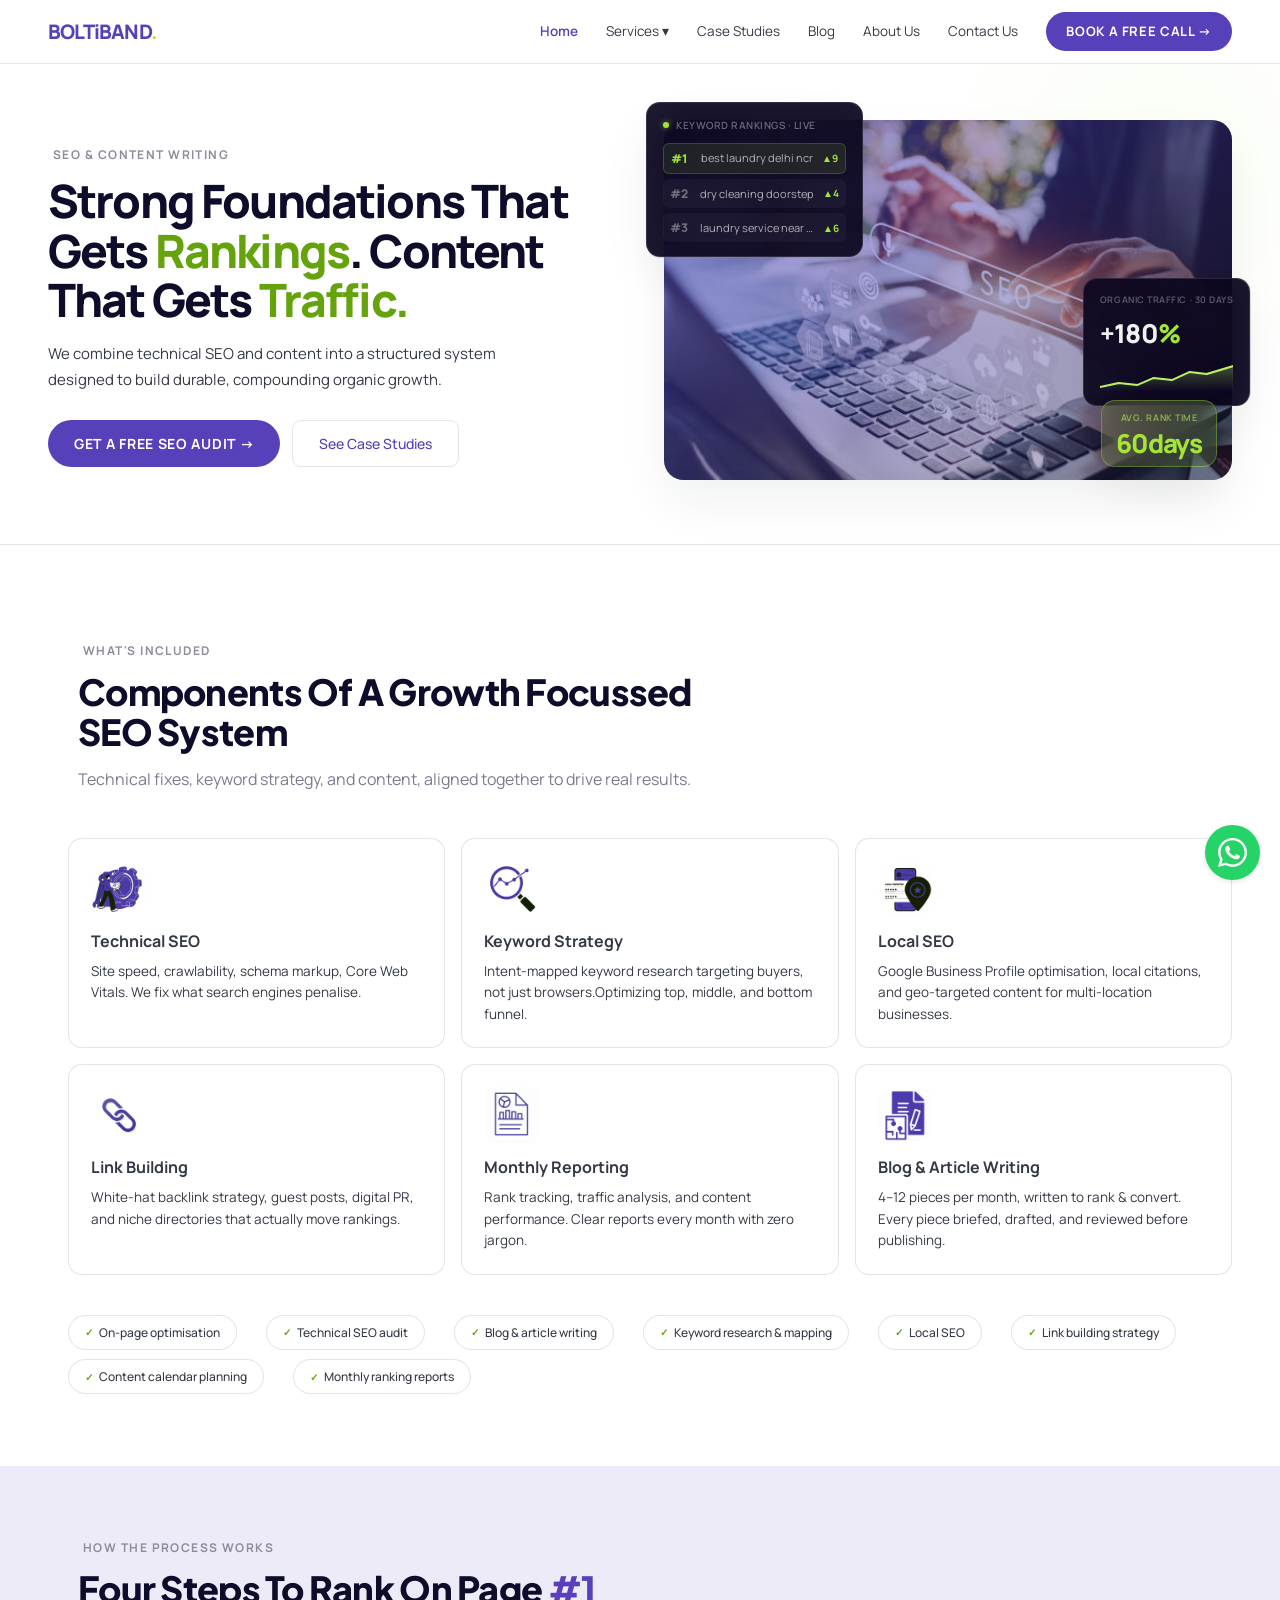
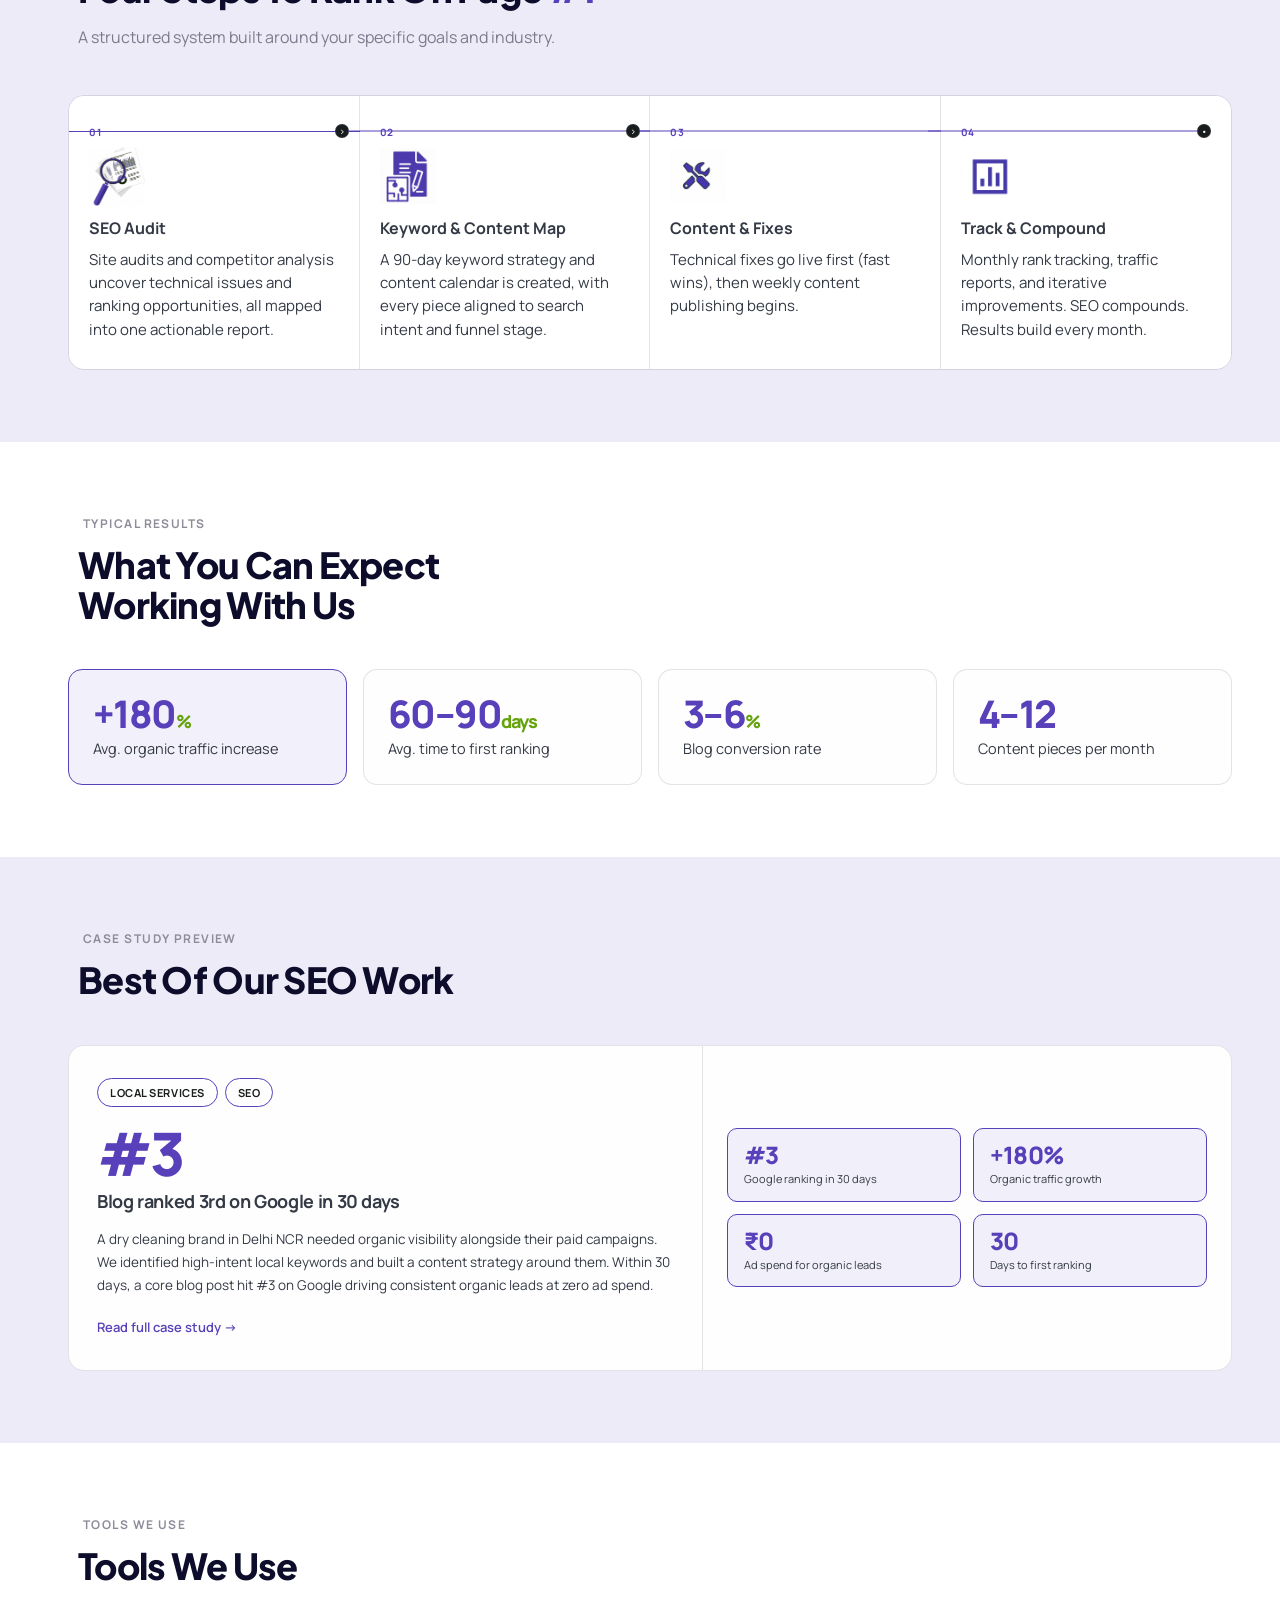
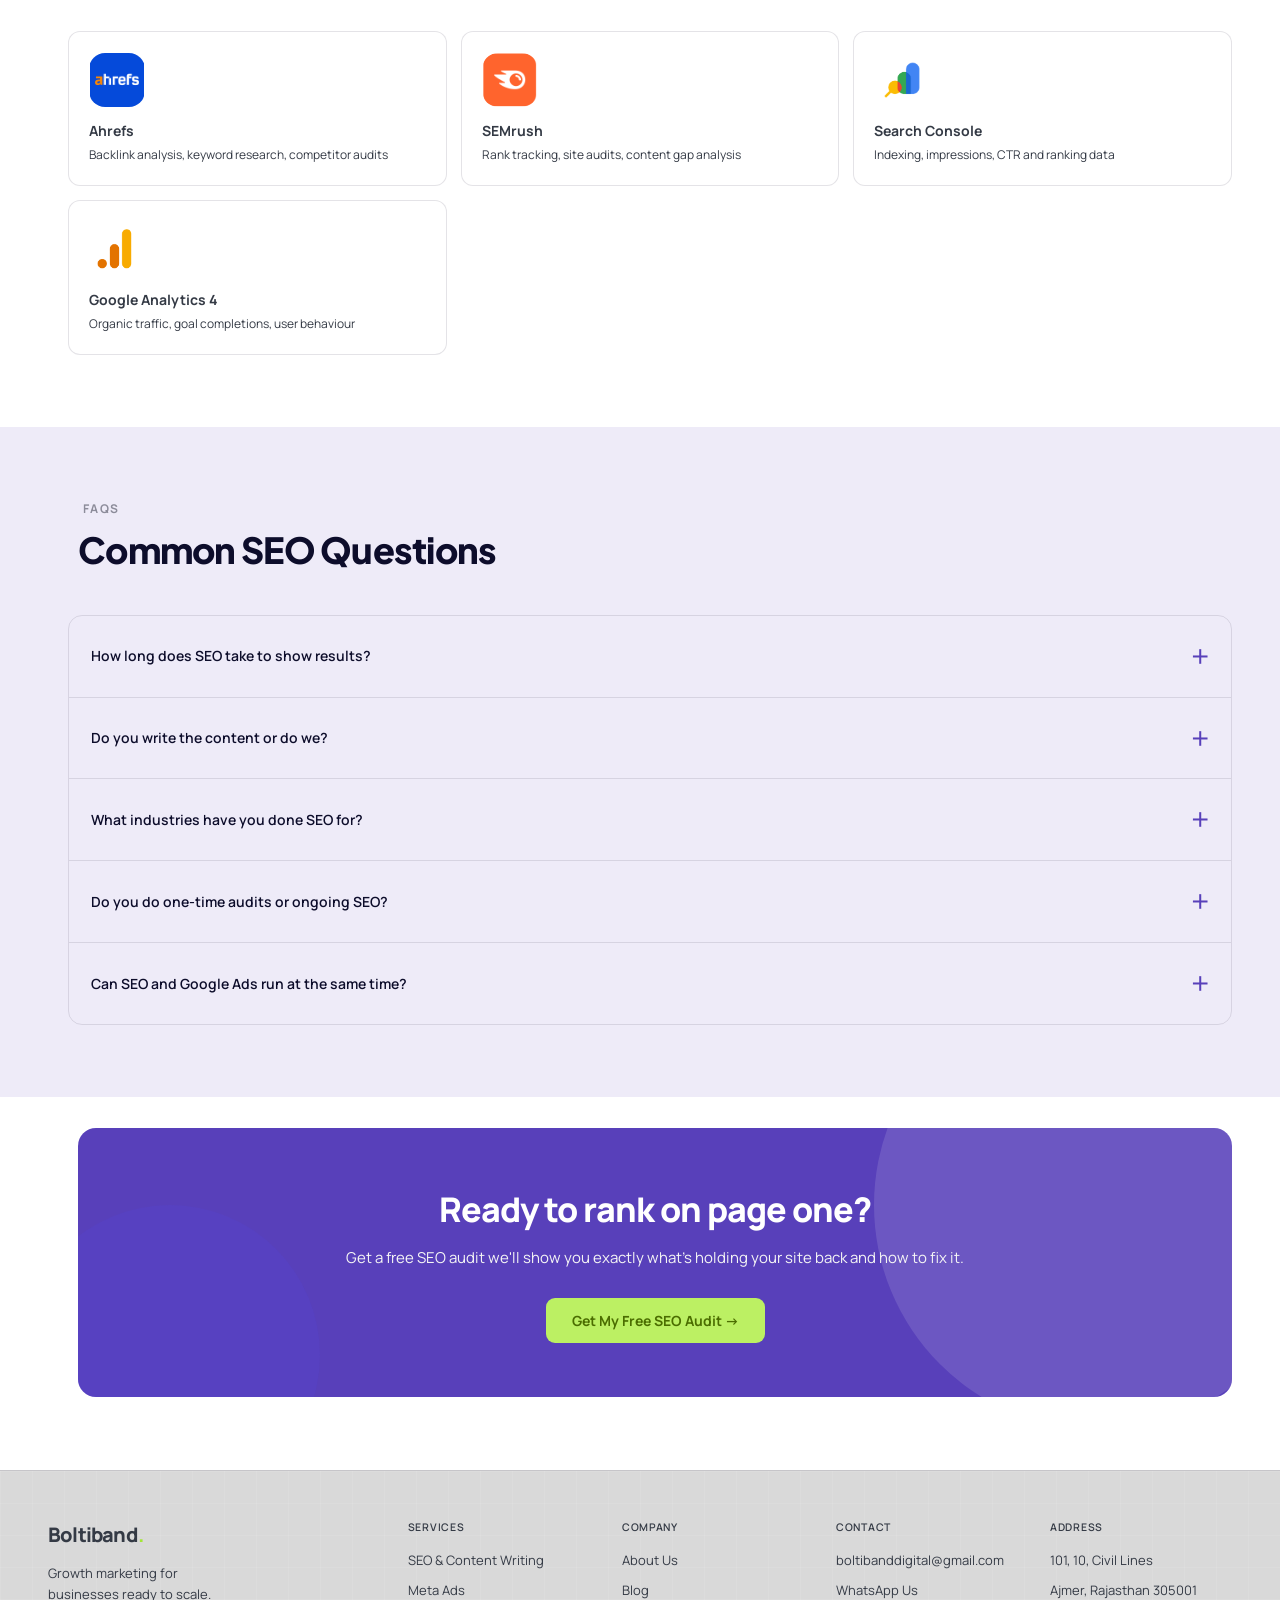
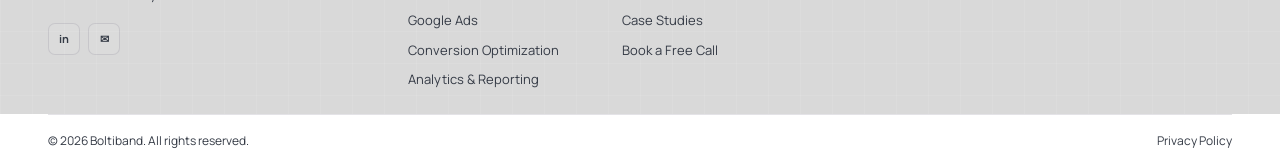
<file: seo-content.html>
﻿<html lang="en">
<script async="" src="https://www.googletagmanager.com/gtm.js?id=GTM_ID"></script>

<head>
    <meta charset="UTF-8">
    <meta name="viewport" content="width=device-width, initial-scale=1.0">
    <title>BOLTiBAND - Performance Marketing Agency | Google Ads, Meta Ads &amp; SEO</title>
    <meta name="description"
        content="BOLTiBAND is a performance marketing agency helping businesses grow with Google Ads, Meta Ads, and SEO &amp; Content. Real results, transparent reporting, no fluff.">
    <meta name="keywords" content="SEO services, content writing, technical SEO, keyword research, link building">

    <link
        href="https://fonts.googleapis.com/css2?family=Plus+Jakarta+Sans:wght@600;700;800&family=Manrope:wght@400;500;600&display=swap"
        rel="stylesheet">
    <link rel="icon" href="favicon.svg" type="image/svg+xml">

    <!-- Google Analytics -->
    <script async="" src="https://www.googletagmanager.com/gtag/js?id=GA_MEASUREMENT_ID"></script>
    <script>
        window.dataLayer = window.dataLayer || [];
        function gtag() { dataLayer.push(arguments); }
        gtag('js', new Date());
        gtag('config', 'GA_MEASUREMENT_ID');
    </script>

    <!-- Google Tag Manager -->
    <script>(function (w, d, s, l, i) {
            w[l] = w[l] || []; w[l].push({
                'gtm.start':
                    new Date().getTime(), event: 'gtm.js'
            }); var f = d.getElementsByTagName(s)[0],
                j = d.createElement(s), dl = l != 'dataLayer' ? '&l=' + l : ''; j.async = true; j.src =
                    'https://www.googletagmanager.com/gtm.js?id=' + i + dl; f.parentNode.insertBefore(j, f);
        })(window, document, 'script', 'dataLayer', 'GTM_ID');</script>

    <link rel="stylesheet" href="styles.css">
    <link rel="stylesheet" href="https://cdnjs.cloudflare.com/ajax/libs/font-awesome/6.0.0/css/all.min.css">
    <script type="application/ld+json">
{
  "@context": "https://schema.org",
  "@type": "Organization",
  "name": "Boltiband",
  "legalName": "Boltiband Digital",
  "url": "https://theboltiband.com",
  "logo": "https://theboltiband.com/images/boltiband-logo.png",
  "description": "Boltiband is a growth marketing agency helping businesses scale with Google Ads, Meta Ads, SEO, and Content Marketing. Based in Ajmer, serving clients across India.",
  "foundingDate": "2024",
  "founder": {
    "@type": "Person",
    "name": "Palak Bhatia",
    "jobTitle": "Founder & Performance Marketing Lead",
    "sameAs": "https://www.linkedin.com/in/palak-bhatia-623920193/"
  },
  "address": {
    "@type": "PostalAddress",
    "streetAddress": "101, 10, Civil Lines",
    "addressLocality": "Ajmer",
    "addressRegion": "Rajasthan",
    "postalCode": "305001",
    "addressCountry": "IN"
  },
  "contactPoint": {
    "@type": "ContactPoint",
    "contactType": "customer service",
    "telephone": "+91-8764933188",
    "email": "boltibanddigital@gmail.com",
    "availableLanguage": ["English", "Hindi"],
    "areaServed": "IN"
  },
  "sameAs": [
    "https://www.linkedin.com/company/theboltiband/",
    "https://wa.me/918764933188"
  ],
  "areaServed": {
    "@type": "Country",
    "name": "India"
  }
}
</script>
    <script type="application/ld+json">
{
  "@context": "https://schema.org",
  "@type": "FAQPage",
  "mainEntity": [
    {
      "@type": "Question",
      "name": "How long does SEO take to show results?",
      "acceptedAnswer": {
        "@type": "Answer",
        "text": "Realistically, 60-90 days for initial rankings, 4-6 months for meaningful traffic growth. SEO is a compounding channel — the longer you invest, the stronger the returns."
      }
    },
    {
      "@type": "Question",
      "name": "Do you write the content or do we?",
      "acceptedAnswer": {
        "@type": "Answer",
        "text": "We write everything. Our team handles research, briefing, writing, on-page optimisation, and internal linking. You review and approve before anything goes live."
      }
    },
    {
      "@type": "Question",
      "name": "What industries have you done SEO for?",
      "acceptedAnswer": {
        "@type": "Answer",
        "text": "Healthcare, education, local services (laundry, cleaning, repair), SaaS, D2C brands, and professional services. We research your space deeply before writing a single word."
      }
    },
    {
      "@type": "Question",
      "name": "Do you do one-time audits or ongoing SEO?",
      "acceptedAnswer": {
        "@type": "Answer",
        "text": "Both. Standalone technical SEO audits with a prioritised fix list, or full ongoing retainers including content writing, link building, and monthly reporting."
      }
    },
    {
      "@type": "Question",
      "name": "Can SEO and Google Ads run at the same time?",
      "acceptedAnswer": {
        "@type": "Answer",
        "text": "Absolutely — and they work better together. Ads give immediate traffic while SEO builds long-term visibility. We use Ads data to sharpen SEO keyword strategy."
      }
    }
  ]
}
</script>
    <script type="application/ld+json">
{
  "@context": "https://schema.org",
  "@type": "Service",
  "name": "SEO & Content Marketing Services",
  "description": "Technical SEO, keyword strategy, blog writing, link building, and local SEO for businesses in India. Average 180% organic traffic increase in 6-12 months.",
  "provider": {
    "@type": "Organization",
    "name": "Boltiband",
    "url": "https://theboltiband.com"
  },
  "serviceType": "SEO & Content Marketing",
  "areaServed": {"@type": "Country", "name": "India"},
  "url": "https://theboltiband.com/seo-content.html"
}
</script>
    <script type="application/ld+json">
{
  "@context": "https://schema.org",
  "@type": "BreadcrumbList",
  "itemListElement": [
    {"@type": "ListItem", "position": 1, "name": "Home", "item": "https://theboltiband.com/"},
    {"@type": "ListItem", "position": 2, "name": "Services", "item": "https://theboltiband.com/"},
    {"@type": "ListItem", "position": 3, "name": "SEO & Content Marketing", "item": "https://theboltiband.com/seo-content.html"}
  ]
}
</script>
</head>

<body>
    <!-- Google Tag Manager (noscript) -->
    <noscript><iframe src="https://www.googletagmanager.com/ns.html?id=GTM_ID" height="0" width="0"
            style="display:none;visibility:hidden"></iframe></noscript>


    <nav class="nav" id="main-nav">
        <div class="nav-logo"><a href="index.html"><span
                    style="color: var(--primary); text-transform: uppercase;">Bolt</span>i<span
                    style="color: var(--primary); text-transform: uppercase;">Band</span><span>.</span></a></div>
        <div class="nav-links">
            <a href="index.html" class="nav-lnk active" data-page="home">Home</a>
            <div class="nav-dropdown" data-page="services">
                <span class="nav-lnk" data-page="services">Services ▾</span>
                <div class="nav-dropdown-menu">
                    <div class="nav-dropdown-menu-inner">
                        <span class="nav-dd-heading">Services</span>
                        <span><a href="seo-content.html">SEO &amp; Content</a></span>
                        <span><a href="google-ads.html">Google Ads</a></span>
                        <span><a href="meta-ads.html">Meta Ads</a></span>
                        <span><a href="conversion-optimisation.html">Conversion Optimisation</a></span>
                        <span><a href="analytics-reporting.html">Analytics &amp; Reporting</a></span>
                    </div>
                </div>
            </div>
            <a href="case-studies.html" class="nav-lnk" data-page="casestudies">Case Studies</a>
      <a href="blog.html" class="nav-lnk" data-page="blog">Blog</a>
            <a href="about.html" class="nav-lnk" data-page="about">About Us</a>
            <a href="contact.html" class="nav-lnk" data-page="contact">Contact Us</a>
            <a href="contact.html" class="nav-btn">Book a Free Call →</a>
        </div>
        <div class="ham" id="ham" onclick="toggleMenu()">
            <span></span><span></span><span></span>
        </div>
    </nav>

    <!-- Mobile menu -->
    <div class="mob-menu" id="mob-menu">
        <a href="index.html" class="mob-lnk">Home</a>
        <span class="mob-lnk" onclick="toggleSubmenu()">Services</span>
        <a href="seo-content.html" class="mob-sub-lnk">↳ SEO &amp; Content</a>
        <a href="google-ads.html" class="mob-sub-lnk">↳ Google Ads</a>
        <a href="meta-ads.html" class="mob-sub-lnk">↳ Meta Ads</a>
        <a href="conversion-optimisation.html" class="mob-sub-lnk">↳ Conversion Optimisation</a>
        <a href="analytics-reporting.html" class="mob-sub-lnk">↳ Analytics &amp; Reporting</a>
        <a href="case-studies.html" class="mob-lnk">Case Studies</a>
  <a href="blog.html" class="mob-lnk">Blog</a>
        <a href="about.html" class="mob-lnk">About Us</a>
        <a href="contact.html" class="mob-lnk">Contact Us</a>
        <a href="contact.html" class="mob-btn">Book a Free Call →</a>
    </div>

    <div id="page-seo">
        <div class="sp-hero">
            <div class="sp-hero-content a1">
                <!-- <div class="sp-breadcrumb">
          <span onclick="goto('services')" class="sp-bc-link">Services</span>
          <span class="sp-bc-sep">›</span>
          <span class="sp-bc-cur">SEO &amp; Content Writing</span>
        </div> -->
                <div class="stag" style="margin-top:12px; margin-left:5px;">SEO &amp; Content Writing</div>
                <h1>Strong foundations that <br> gets <em>rankings</em>. Content <br> that gets <em>traffic.</em></h1>
                <p class="sp-hero-sub">We combine technical SEO and content into a structured system designed to build
                    durable,
                    compounding organic growth.</p>
                <div class="sp-hero-btns">
                    <button class="btn-green"
                        onclick="window.location.href='https://calendly.com/palakbhatia192000/palak-meetings'">Get a
                        Free SEO Audit
                        →</button>
                    <button class="btn-ghost" onclick="goto('casestudies')">See Case Studies</button>
                </div>
            </div>
            <div class="sp-hero-visual a2">
                <div class="sp-photo-wrap">
                    <img class="sp-photo" src="/images/Hero.jpg" alt="SEO content strategy">
                    <div class="sp-photo-overlay"></div>
                    <div class="sp-card sp-card-tl fl0">
                        <div class="sp-card-head"><span class="sp-live-dot"></span>Keyword Rankings · Live</div>
                        <div class="sp-rank-list">
                            <div class="sp-rank-row sp-rank-top"><span class="sp-rank-pos sp-rank-1">#1</span><span
                                    class="sp-rank-kw">best laundry delhi ncr</span><span class="sp-rank-up">▲9</span>
                            </div>
                            <div class="sp-rank-row"><span class="sp-rank-pos">#2</span><span class="sp-rank-kw">dry
                                    cleaning
                                    doorstep</span><span class="sp-rank-up">▲4</span></div>
                            <div class="sp-rank-row"><span class="sp-rank-pos">#3</span><span class="sp-rank-kw">laundry
                                    service near
                                    me</span><span class="sp-rank-up">▲6</span></div>
                        </div>
                    </div>
                    <div class="sp-card sp-card-br fl1">
                        <div class="sp-card-label">Organic Traffic · 30 Days</div>
                        <div class="sp-card-big">+180<span>%</span></div>
                        <svg class="sp-sparkline" viewBox="0 0 100 28" preserveAspectRatio="none">
                            <defs>
                                <linearGradient id="seoSparkGrad" x1="0" y1="0" x2="0" y2="1">
                                    <stop offset="0%" stop-color="var(--ac)" stop-opacity="0.3"></stop>
                                    <stop offset="100%" stop-color="var(--ac)" stop-opacity="0"></stop>
                                </linearGradient>
                            </defs>
                            <path d="M0,24 L14,20 L28,22 L40,15 L54,17 L67,9 L80,11 L100,3 L100,28 L0,28Z"
                                fill="url(#seoSparkGrad)"></path>
                            <polyline class="sp-spark-line" points="0,24 14,20 28,22 40,15 54,17 67,9 80,11 100,3"
                                fill="none" stroke="var(--ac)" stroke-width="2" stroke-linecap="round"
                                stroke-linejoin="round"></polyline>
                        </svg>
                    </div>
                    <div class="sp-card sp-card-badge fl2">
                        <div class="sp-badge-label">Avg. Rank Time</div>
                        <div class="sp-badge-val">60<span>days</span></div>
                    </div>
                </div>
            </div>
        </div>

        <section class="sec reveal" style="transition-delay: 0ms;">
            <div class="sh">
                <div class="stag">What's included</div>
                <h2 class="stitle">Components of a Growth focussed <br> SEO System</h2>
                <p class="ssub">Technical fixes, keyword strategy, and content, aligned together to drive real results.
                </p>
            </div>
            <div class="sp-includes-grid">
                <div class="sp-include-card">
                    <!-- <div class="sp-include-icon">🔧</div> -->
                    <div class="sp-tool-icon">
                        <img src="images/learning-technical-seo.png" alt="Semrush">
                    </div>
                    <div class="sp-include-name">Technical SEO</div>
                    <div class="sp-include-desc">Site speed, crawlability, schema markup, Core Web Vitals. We fix what
                        search
                        engines penalise.</div>
                </div>
                <div class="sp-include-card">
                    <!-- <div class="sp-include-icon">🔑</div> -->
                    <div class="sp-tool-icon">
                        <img src="images/Keyword Strategy.png" alt="Semrush">
                    </div>
                    <div class="sp-include-name">Keyword Strategy</div>
                    <div class="sp-include-desc">Intent-mapped keyword research targeting buyers, not just
                        browsers.Optimizing
                        top, middle,
                        and bottom funnel.</div>
                </div>
                <div class="sp-include-card">
                    <!-- <div class="sp-include-icon">📍</div> -->
                    <div class="sp-tool-icon">
                        <img src="images/localseo.png" alt="Semrush">
                    </div>
                    <div class="sp-include-name">Local SEO</div>
                    <div class="sp-include-desc">Google Business Profile optimisation, local citations, and geo-targeted
                        content
                        for multi-location businesses.</div>
                </div>
                <div class="sp-include-card">
                    <!-- <div class="sp-include-icon">🔗</div> -->
                    <div class="sp-tool-icon">
                        <img src="images/Link Buidling.png" alt="Semrush">
                    </div>
                    <div class="sp-include-name">Link Building</div>
                    <div class="sp-include-desc">White-hat backlink strategy, guest posts, digital PR, and niche
                        directories that
                        actually move rankings.</div>
                </div>
                <div class="sp-include-card">
                    <!-- <div class="sp-include-icon">📊</div> -->
                    <div class="sp-tool-icon">
                        <img src="images/Reporting.png" alt="Semrush" style="height: 60px; width: 60px;">
                    </div>
                    <div class="sp-include-name">Monthly Reporting</div>
                    <div class="sp-include-desc">Rank tracking, traffic analysis, and content performance. Clear reports
                        every
                        month with zero jargon.</div>
                </div>
                <div class="sp-include-card">
                    <!-- <div class="sp-include-icon">✍️</div> -->
                    <div class="sp-tool-icon">
                        <img src="images/Blog.png" alt="Semrush">
                    </div>
                    <div class="sp-include-name">Blog &amp; Article Writing</div>
                    <div class="sp-include-desc">4–12 pieces per month, written to rank &amp; convert. Every piece
                        briefed,
                        drafted,
                        and reviewed before publishing.</div>
                </div>
            </div>
            <div class="sp-delivers-wrap">
                <div class="sp-del-pill">On-page optimisation</div>
                <div class="sp-del-pill">Technical SEO audit</div>
                <div class="sp-del-pill">Blog &amp; article writing</div>
                <div class="sp-del-pill">Keyword research &amp; mapping</div>
                <div class="sp-del-pill">Local SEO</div>
                <div class="sp-del-pill">Link building strategy</div>
                <div class="sp-del-pill">Content calendar planning</div>
                <div class="sp-del-pill">Monthly ranking reports</div>
            </div>
        </section>

        <section class="sec sec-dark reveal" style="transition-delay: 80ms;">
            <div class="sh">
                <div class="stag">How the process works</div>
                <h2 class="stitle">Four steps to rank on page <span style="color: var(--color-primary);">#1</span></h2>
                <p class="ssub">A structured system built around your specific goals and
                    industry.</p>
            </div>
            <div class="sp-process-grid">
                <div class="sp-proc-step">
                    <div class="sp-proc-num">01</div>
                    <!-- <div class="sp-proc-icon">🔍</div> -->
                    <div class="sp-proc-icon">
                        <img src="images/audit.png" alt="Semrush">
                    </div>
                    <div class="sp-proc-name">SEO Audit</div>
                    <div class="sp-proc-desc">Site audits and competitor analysis uncover technical issues and ranking
                        opportunities, all mapped into one actionable report.</div>
                    <div class="sp-proc-conn"></div>
                </div>
                <div class="sp-proc-step">
                    <div class="sp-proc-num">02</div>
                    <div class="sp-proc-icon">
                        <img src="images/Blog.png" alt="Semrush">
                    </div>
                    <div class="sp-proc-name">Keyword &amp; Content Map</div>
                    <div class="sp-proc-desc">A 90-day keyword strategy and content calendar is created, with every
                        piece aligned
                        to search intent and funnel stage.</div>
                    <div class="sp-proc-conn"></div>
                </div>
                <div class="sp-proc-step">
                    <div class="sp-proc-num">03</div>
                    <div class="sp-proc-icon">
                        <img src="images/fixes.png" alt="Semrush">
                    </div>
                    <div class="sp-proc-name">Content &amp; Fixes</div>
                    <div class="sp-proc-desc">Technical fixes go live first (fast wins), then weekly content publishing
                        begins.
                    </div>
                    <div class="sp-proc-conn"></div>
                </div>
                <div class="sp-proc-step">
                    <div class="sp-proc-num">04</div>
                    <div class="sp-proc-icon">
                        <img src="images/track.png" alt="Semrush">
                    </div>
                    <div class="sp-proc-name">Track &amp; Compound</div>
                    <div class="sp-proc-desc">Monthly rank tracking, traffic reports, and iterative improvements. SEO
                        compounds.
                        Results build every month.</div>
                    <div class="sp-proc-end"></div>
                </div>
            </div>
        </section>

        <section class="sec reveal" style="transition-delay: 160ms;">
            <div class="sh">
                <div class="stag">Typical results</div>
                <h2 class="stitle">What you can expect<br>working with us</h2>
            </div>
            <div class="sp-results-grid">
                <div class="sp-result-card sp-result-big">
                    <div class="sp-result-val">+180<span>%</span></div>
                    <div class="sp-result-label">Avg. organic traffic increase</div>
                    <!-- <div class="sp-result-note">Measured at 6 months vs baseline</div> -->
                </div>
                <div class="sp-result-card">
                    <div class="sp-result-val">60–90<span>days</span></div>
                    <div class="sp-result-label">Avg. time to first ranking</div>
                </div>
                <div class="sp-result-card">
                    <div class="sp-result-val">3–6<span>%</span></div>
                    <div class="sp-result-label">Blog conversion rate</div>
                </div>
                <div class="sp-result-card">
                    <div class="sp-result-val">4–12</div>
                    <div class="sp-result-label">Content pieces per month</div>
                </div>
            </div>
        </section>

        <section class="sec sec-dark reveal" style="transition-delay: 240ms;">
            <div class="sh">
                <div class="stag">Case study preview</div>
                <h2 class="stitle">Best of Our SEO Work</h2>
            </div>
            <div class="sp-cs-preview">
                <div class="sp-cs-left">
                    <div class="cs-tags"><span class="atag">Local Services</span><span class="atag">SEO</span></div>
                    <div class="sp-cs-metric">#3</div>
                    <div class="sp-cs-title">Blog ranked 3rd on Google in 30 days</div>
                    <p class="sp-cs-body">A dry cleaning brand in Delhi NCR needed organic visibility alongside their
                        paid
                        campaigns. We identified high-intent local keywords and built a content strategy around them.
                        Within 30
                        days, a core blog post hit #3 on Google driving consistent organic leads at zero ad spend.</p>
                    <span class="cs-lnk" onclick="goto('casestudies')">Read full case study →</span>
                </div>
                <div class="sp-cs-right">
                    <div class="sp-cs-stats">
                        <div class="sp-cs-stat">
                            <div class="sp-cs-stat-val">#3</div>
                            <div class="sp-cs-stat-lbl">Google ranking in 30 days</div>
                        </div>
                        <div class="sp-cs-stat">
                            <div class="sp-cs-stat-val">+180%</div>
                            <div class="sp-cs-stat-lbl">Organic traffic growth</div>
                        </div>
                        <div class="sp-cs-stat">
                            <div class="sp-cs-stat-val">₹0</div>
                            <div class="sp-cs-stat-lbl">Ad spend for organic leads</div>
                        </div>
                        <div class="sp-cs-stat">
                            <div class="sp-cs-stat-val">30</div>
                            <div class="sp-cs-stat-lbl">Days to first ranking</div>
                        </div>
                    </div>
                </div>
            </div>
        </section>


        <section class="sec reveal" style="transition-delay: 320ms;">
            <div class="sh">
                <div class="stag">Tools we use</div>
                <h2 class="stitle">tools we use</h2>
            </div>

            <div class="sp-tools-grid">

                <div class="sp-tool-card">
                    <div class="sp-tool-icon">
                        <img src="images/ahrefs.png" alt="Ahrefs">
                    </div>
                    <div class="sp-tool-name">Ahrefs</div>
                    <div class="sp-tool-use">Backlink analysis, keyword research, competitor audits</div>
                </div>

                <div class="sp-tool-card">
                    <div class="sp-tool-icon">
                        <img src="images/semrush.png" alt="SEMrush">
                    </div>
                    <div class="sp-tool-name">SEMrush</div>
                    <div class="sp-tool-use">Rank tracking, site audits, content gap analysis</div>
                </div>

                <div class="sp-tool-card">
                    <div class="sp-tool-icon">
                        <img src="images/search-console.png" alt="Google Search Console">
                    </div>
                    <div class="sp-tool-name">Search Console</div>
                    <div class="sp-tool-use">Indexing, impressions, CTR and ranking data</div>
                </div>

                <div class="sp-tool-card">
                    <div class="sp-tool-icon">
                        <img src="images/GAnalytics.png" alt="GA4">
                    </div>
                    <div class="sp-tool-name">Google Analytics 4</div>
                    <div class="sp-tool-use">Organic traffic, goal completions, user behaviour</div>
                </div>

                <!-- <div class="sp-tool-card">
          <div class="sp-tool-icon">
            <img src="images/claude.png" alt="Claude">
          </div>
          <div class="sp-tool-name">Claude</div>
          <div class="sp-tool-use">Technical crawl audits, broken links, schema validation</div>
        </div> -->

                <!-- <div class="sp-tool-card">
          <div class="sp-tool-icon">
            <img src="images/surferseo.png" alt="SurferSEO">
          </div>
          <div class="sp-tool-name">SurferSEO</div>
          <div class="sp-tool-use">Content optimisation and NLP-based scoring</div>
        </div> -->

            </div>
        </section>

        <section class="sec sec-dark reveal" style="transition-delay: 400ms;">
            <div class="sh">
                <div class="stag">FAQs</div>
                <h2 class="stitle">Common SEO questions</h2>
            </div>
            <div class="sp-faq-list">
                <div class="sp-faq-item" onclick="toggleFaq(this)">
                    <div class="sp-faq-q">How long does SEO take to show results? <span class="sp-faq-icon">+</span>
                    </div>
                    <div class="sp-faq-a">Realistically, 60–90 days for initial rankings, 4–6 months for meaningful
                        traffic
                        growth. SEO is a compounding channel the longer you invest, the stronger the returns.</div>
                </div>
                <div class="sp-faq-item" onclick="toggleFaq(this)">
                    <div class="sp-faq-q">Do you write the content or do we? <span class="sp-faq-icon">+</span></div>
                    <div class="sp-faq-a">We write everything. Our team handles research, briefing, writing, on-page
                        optimisation,
                        and internal linking. You review and approve before anything goes live.</div>
                </div>
                <div class="sp-faq-item" onclick="toggleFaq(this)">
                    <div class="sp-faq-q">What industries have you done SEO for? <span class="sp-faq-icon">+</span>
                    </div>
                    <div class="sp-faq-a">Healthcare, education, local services (laundry, cleaning, repair), SaaS, D2C
                        brands, and
                        professional services. We research your space deeply before writing a single word.</div>
                </div>
                <div class="sp-faq-item" onclick="toggleFaq(this)">
                    <div class="sp-faq-q">Do you do one-time audits or ongoing SEO? <span class="sp-faq-icon">+</span>
                    </div>
                    <div class="sp-faq-a">Both. Standalone technical SEO audits with a prioritised fix list, or full
                        ongoing
                        retainers including content writing, link building, and monthly reporting.</div>
                </div>
                <div class="sp-faq-item" onclick="toggleFaq(this)">
                    <div class="sp-faq-q">Can SEO and Google Ads run at the same time? <span
                            class="sp-faq-icon">+</span></div>
                    <div class="sp-faq-a">Absolutely and they work better together. Ads give immediate traffic while SEO
                        builds
                        long-term visibility. We use Ads data to sharpen SEO keyword strategy.</div>
                </div>
            </div>
        </section>

        <div class="cta-section">
            <div class="cta-box reveal" style="transition-delay: 0ms;">
                <h2>Ready to rank on page one?</h2>
                <p>Get a free SEO audit we'll show you exactly what's holding your site back and how to fix it.</p>
                <button class="btn-dark"
                    onclick="window.location.href='https://calendly.com/palakbhatia192000/palak-meetings'">Get My
                    Free SEO Audit →</button>
            </div>
        </div>
    </div>


    <footer class="footer bg-pattern-grid">
        <div>
            <div class="ft-logo">Boltiband<span>.</span></div>
            <p class="ft-tagline">Growth marketing for businesses ready to scale.</p>
            <div class="ft-soc"><a class="ft-si" href="https://www.linkedin.com/company/theboltiband/" target="_blank"
                    rel="noopener noreferrer">in</a><a class="ft-si" href="mailto:boltibanddigital@gmail.com"
                    target="_blank" rel="noopener noreferrer">✉</a></div>
        </div>
        <div class="ft-col">
            <h4>Services</h4>
            <ul>
                <li href="seo-content.html"><a href="seo-content.html">SEO &amp; Content Writing</a></li>
                <li href="meta-ads.html"><a href="meta-ads.html">Meta Ads</a></li>
                <li href="google-ads.html"><a href="google-ads.html">Google Ads</a></li>
                <li href="conversion-optimisation.html"><a href="conversion-optimisation.html">Conversion
                        Optimization</a></li>
                <li href="analytics-reporting.html"><a href="analytics-reporting.html">Analytics & Reporting</a></li>
            </ul>
        </div>
        <div class="ft-col">
            <h4>Company</h4>
            <ul>
                <li href="about.html"><a href="about.html">About Us</a></li>
        <li href="blog.html"><a href="blog.html">Blog</a></li>
                <li href="casestudies.html"><a href="casestudies.html">Case Studies</a></li>
                <li><a href="https://calendly.com/palakbhatia192000/palak-meetings">Book a Free Call</a></li>
            </ul>
        </div>
        <div class="ft-col">
            <h4>Contact</h4>
            <ul>
                <li><a href="mailto:boltibanddigital@gmail.com">boltibanddigital@gmail.com</a></li>
                <li><a href="https://wa.me/918764933188" target="_blank" rel="noopener noreferrer">WhatsApp Us</a></li>
            </ul>
        </div>
        <div class="ft-col">
            <h4>Address</h4>
            <ul>
                <li>101, 10, Civil Lines</li>
                <li>Ajmer, Rajasthan 305001</li>
                <!-- <li><a href="tel:+918764933188">+91 87649 33188</a></li> -->
            </ul>
        </div>
    </footer>
    <div class="ft-bottom">
        <p>© 2026 Boltiband. All rights reserved.</p><span>Privacy Policy</span>
    </div>

    <!-- whatsapp buttton -->

    <input class="chat-menu hidden" id="offchat-menu" type="checkbox" />
    <div class="sticky-button" id="sticky-button">
        <label for="offchat-menu">
            <svg class="chat-icon" viewBox="0 0 24 24">
                <path
                    d="M12.04 2C6.58 2 2.13 6.45 2.13 11.91C2.13 13.66 2.59 15.36 3.45 16.86L2.05 22L7.3 20.62C8.75 21.41 10.38 21.83 12.04 21.83C17.5 21.83 21.95 17.38 21.95 11.92C21.95 9.27 20.92 6.78 19.05 4.91C17.18 3.03 14.69 2 12.04 2M12.05 3.67C14.25 3.67 16.31 4.53 17.87 6.09C19.42 7.65 20.28 9.72 20.28 11.92C20.28 16.46 16.58 20.15 12.04 20.15C10.56 20.15 9.11 19.76 7.85 19L7.55 18.83L4.43 19.65L5.26 16.61L5.06 16.29C4.24 15 3.8 13.47 3.8 11.91C3.81 7.37 7.5 3.67 12.05 3.67M8.53 7.33C8.37 7.33 8.1 7.39 7.87 7.64C7.65 7.89 7 8.5 7 9.71C7 10.93 7.89 12.1 8 12.27C8.14 12.44 9.76 14.94 12.25 16C12.84 16.27 13.3 16.42 13.66 16.53C14.25 16.72 14.79 16.69 15.22 16.63C15.7 16.56 16.68 16.03 16.89 15.45C17.1 14.87 17.1 14.38 17.04 14.27C16.97 14.17 16.81 14.11 16.56 14C16.31 13.86 15.09 13.26 14.87 13.18C14.64 13.1 14.5 13.06 14.31 13.3C14.15 13.55 13.67 14.11 13.53 14.27C13.38 14.44 13.24 14.46 13 14.34C12.74 14.21 11.94 13.95 11 13.11C10.26 12.45 9.77 11.64 9.62 11.39C9.5 11.15 9.61 11 9.73 10.89C9.84 10.78 10 10.6 10.1 10.45C10.23 10.31 10.27 10.2 10.35 10.04C10.43 9.87 10.39 9.73 10.33 9.61C10.27 9.5 9.77 8.26 9.56 7.77C9.36 7.29 9.16 7.35 9 7.34C8.86 7.34 8.7 7.33 8.53 7.33Z" />
            </svg>
            <svg class="close-icon" viewBox="0 0 512 512">
                <path
                    d="M278.6 256l68.2-68.2c6.2-6.2 6.2-16.4 0-22.6-6.2-6.2-16.4-6.2-22.6 0L256 233.4l-68.2-68.2c-6.2-6.2-16.4-6.2-22.6 0-3.1 3.1-4.7 7.2-4.7 11.3 0 4.1 1.6 8.2 4.7 11.3l68.2 68.2-68.2 68.2c-3.1 3.1-4.7 7.2-4.7 11.3 0 4.1 1.6 8.2 4.7 11.3 6.2 6.2 16.4 6.2 22.6 0l68.2-68.2 68.2 68.2c6.2 6.2 16.4 6.2 22.6 0 6.2-6.2 6.2-16.4 0-22.6L278.6 256z" />
            </svg>
        </label>
    </div>
    <div class="sticky-chat">
        <div class="chat-content">
            <div class="chat-header">
                <svg viewBox="0 0 32 32">
                    <path
                        d="M24,22a1,1,0,0,1-.64-.23L18.84,18H17A8,8,0,0,1,17,2h6a8,8,0,0,1,2,15.74V21a1,1,0,0,1-.58.91A1,1,0,0,1,24,22ZM17,4a6,6,0,0,0,0,12h2.2a1,1,0,0,1,.64.23L23,18.86V16.92a1,1,0,0,1,.86-1A6,6,0,0,0,23,4Z" />
                    <rect height="2" width="2" x="19" y="9"></rect>
                    <rect height="2" width="2" x="14" y="9"></rect>
                    <rect height="2" width="2" x="24" y="9"></rect>
                    <path
                        d="M8,30a1,1,0,0,1-.42-.09A1,1,0,0,1,7,29V25.74a8,8,0,0,1-1.28-15,1,1,0,1,1,.82,1.82,6,6,0,0,0,1.6,11.4,1,1,0,0,1,.86,1v1.94l3.16-2.63A1,1,0,0,1,12.8,24H15a5.94,5.94,0,0,0,4.29-1.82,1,1,0,0,1,1.44,1.4A8,8,0,0,1,15,26H13.16L8.64,29.77A1,1,0,0,1,8,30Z" />
                </svg>
                <div class="title">Please chat with our team <span>An admin will respond within a few minutes.</span>
                </div>
            </div>
            <div class="chat-text"><span>Hello, is there anything we can assist you with?</span>
                <span class="typing">
                    <svg viewBox="0 0 512 512">
                        <circle cx="256" cy="256" r="48"></circle>
                        <circle cx="416" cy="256" r="48"></circle>
                        <circle cx="96" cy="256" r="48"></circle>
                    </svg>
                </span>
            </div>
        </div>
        <a class="chat-button" href="https://api.whatsapp.com/send?phone=918764933188" rel="nofollow noreferrer"
            target="_blank">
            <span>Type a message</span>
            <svg viewBox="0 0 32 32">
                <path
                    d="M19.47,31a2,2,0,0,1-1.8-1.09l-4-7.57a1,1,0,0,1,1.77-.93l4,7.57L29,3.06,3,12.49l9.8,5.26,8.32-8.32a1,1,0,0,1,1.42,1.42l-8.85,8.84a1,1,0,0,1-1.17.18L2.09,14.33a2,2,0,0,1,.25-3.72L28.25,1.13a2,2,0,0,1,2.62,2.62L21.39,29.66A2,2,0,0,1,19.61,31Z" />
            </svg>
        </a>
    </div>

    <script src="main.js"></script>

</body>

</html>
</file>
<file: styles.css>
/* ═══════════════════════════════════════
   ROOT & RESET
═══════════════════════════════════════ */
* {
   box-sizing: border-box;
   margin: 0;
   padding: 0
}

:root {
   --background: #f8f9fa;
   /* off-white canvas */
   --surface: #f8f9fa;
   --surface-bright: #f8f9fa;
   --surface-container-lowest: #ffffff;
   --surface-container-low: #f3f4f5;
   --surface-container: #edeeef;
   --surface-container-high: #e7e8e9;
   --surface-container-highest: #e1e3e4;
   --surface-dim: #d9dadb;
   --surface-variant: #e1e3e4;
   --primary: #5840BA;
   --primary-container: #4f32c3;
   --primary-fixed: #e5deff;
   --color-primary: #5840BA;
   --color-primary-hover: #5840BA;
   --color-secondary: #A3E635;
   --color-secondary-dark: #65A30D;
   --color-secondary-light: #ECFCCC;
   --color-text-heading: #0D0D2B;
   --color-text-body: #343A45;
   --color-text-white: #FFFFFF;
   --color-bg-primary: #FFFFFF;
   --color-bg-secondary: #F4F4F6;
   --color-bg-cta: #4F46E5;
   --color-border: #E5E7EB;
   --primary-fixed-dim: #c9bfff;
   --primary-fixed-dim: #c9bfff;
   --inverse-primary: #c9bfff;
   --on-primary: #ffffff;
   --on-primary-container: #c4b9ff;
   --on-primary-fixed: #5840BA;
   --on-primary-fixed-variant: #5840BA;
   --secondary: #476800;
   --secondary-container: #bcf063;
   --secondary-fixed: #bff365;
   --secondary-fixed-dim: #a4d64c;
   --on-secondary: #ffffff;
   --on-secondary-container: #4b6d00;
   --on-secondary-fixed: #131f00;
   --on-secondary-fixed-variant: #354e00;
   --tertiary: #00431a;
   --tertiary-container: #005d27;
   --tertiary-fixed: #6bff8f;
   --tertiary-fixed-dim: #4ae176;
   --on-tertiary: #ffffff;
   --on-tertiary-container: #45dd72;
   --on-tertiary-fixed: #002109;
   --on-tertiary-fixed-variant: #005321;
   --on-surface: #191c1d;
   --on-surface-variant: #484554;
   --on-background: #191c1d;
   --outline: #797586;
   --outline-variant: #c9c4d7;
   --surface-tint: #5e44d3;
   --inverse-surface: #2e3132;
   --inverse-on-surface: #f0f1f2;
   --error: #ba1a1a;
   --error-container: #ffdad6;
   --on-error: #ffffff;
   --on-error-container: #93000a;

   /* Typography */
   --f: 'Manrope', -apple-system, BlinkMacSystemFont, 'Segoe UI', Roboto, sans-serif;
   --fh: 'Plus Jakarta Sans', -apple-system, BlinkMacSystemFont, 'Segoe UI', Roboto, sans-serif;

   /* Colors */
   --nw: #ffffff;
   --nb: #000000;
   --dp: #191c1d;
   --tm: #484554;
   --td: #797586;
   --gr: #476800;
   --pu: #3709ad;
   --ac: #bcf063;
   --ac2: #a4d64c;
   --ac3: #4b6d00;
   --b: rgba(121, 117, 134, 0.2);
   --bh: rgba(121, 117, 134, 0.4);

   /* Layout */
   --radius: 1rem;
   --radius-xl: 1.5rem;
}


html {
   scroll-behavior: smooth
}

body {
   background: var(--color-bg-primary);
   color: var(--color-text-body);
   font-family: var(--f);
   font-size: 15px;
   line-height: 1.6;
   overflow-x: hidden
}

.hero-sub,
.ssub,
.sp-hero-sub,
.sp-cs-body,
.cs-card-desc,
.cs-full-body p,
.tcard-q,
.team-bio,
.svc-detail-desc,
.sp-faq-a,
.about-hero p,
.page-hero p {
   color: var(--color-text-body);
}

button {
   font-family: var(--f);
   cursor: pointer;
   border: none
}

h1,
h2,
h3,
h4 {
   color: var(--color-text-heading);
}

p,
li,
span.subtitle {
   color: var(--color-text-body);
}

a {
   text-decoration: none;
   color: inherit
}

/* ═══════════════════════════════════════
   ANIMATIONS
═══════════════════════════════════════ */
@keyframes fadeUp {
   from {
      opacity: 0;
      transform: translateY(20px)
   }

   to {
      opacity: 1;
      transform: translateY(0)
   }
}

@keyframes slideInLeft {
   from {
      opacity: 0;
      transform: translateX(-30px)
   }

   to {
      opacity: 1;
      transform: translateX(0)
   }
}

@keyframes slideInRight {
   from {
      opacity: 0;
      transform: translateX(30px)
   }

   to {
      opacity: 1;
      transform: translateX(0)
   }
}

@keyframes scaleIn {
   from {
      opacity: 0;
      transform: scale(0.95)
   }

   to {
      opacity: 1;
      transform: scale(1)
   }
}

@keyframes pulse {

   0%,
   100% {
      opacity: 1;
      transform: scale(1)
   }

   50% {
      opacity: .4;
      transform: scale(.85)
   }
}

@keyframes float {

   0%,
   100% {
      transform: translateY(0)
   }

   50% {
      transform: translateY(-6px)
   }
}

@keyframes marquee {
   0% {
      transform: translateX(0)
   }

   100% {
      transform: translateX(-50%)
   }
}

@keyframes fadeIn {
   from {
      opacity: 0
   }

   to {
      opacity: 1
   }
}

/* Scroll Reveal Animations */
@keyframes revealFadeUp {
   from {
      opacity: 0;
      transform: translateY(30px)
   }

   to {
      opacity: 1;
      transform: translateY(0)
   }
}

@keyframes revealScale {
   from {
      opacity: 0;
      transform: scale(0.92)
   }

   to {
      opacity: 1;
      transform: scale(1)
   }
}

.a1 {
   animation: fadeUp .6s ease both
}

.a2 {
   animation: fadeUp .6s ease .1s both
}

.a3 {
   animation: fadeUp .6s ease .2s both
}

.a4 {
   animation: fadeUp .6s ease .3s both
}

.a5 {
   animation: fadeUp .6s ease .4s both
}

.fl0 {
   animation: float 4s ease-in-out infinite 0s
}

.fl1 {
   animation: float 4s ease-in-out infinite .8s
}

.fl2 {
   animation: float 4s ease-in-out infinite 1.6s
}

.page-enter {
   animation: fadeIn .35s ease both
}

/* Scroll Reveal Elements */
.scroll-reveal {
   opacity: 0;
   transform: translateY(30px);
   transition: opacity 0.6s cubic-bezier(0.25, 0.46, 0.45, 0.94), transform 0.6s cubic-bezier(0.25, 0.46, 0.45, 0.94);
   will-change: opacity, transform
}

.scroll-reveal.revealed {
   opacity: 1;
   transform: translateY(0)
}

.scroll-reveal-scale {
   opacity: 0;
   transform: scale(0.92);
   transition: opacity 0.6s cubic-bezier(0.25, 0.46, 0.45, 0.94), transform 0.6s cubic-bezier(0.25, 0.46, 0.45, 0.94);
   will-change: opacity, transform
}

.scroll-reveal-scale.revealed {
   opacity: 1;
   transform: scale(1)
}

.scroll-reveal-left {
   opacity: 0;
   transform: translateX(-30px);
   transition: opacity 0.6s cubic-bezier(0.25, 0.46, 0.45, 0.94), transform 0.6s cubic-bezier(0.25, 0.46, 0.45, 0.94);
   will-change: opacity, transform
}

.scroll-reveal-left.revealed {
   opacity: 1;
   transform: translateX(0)
}

.scroll-reveal-right {
   opacity: 0;
   transform: translateX(30px);
   transition: opacity 0.6s cubic-bezier(0.25, 0.46, 0.45, 0.94), transform 0.6s cubic-bezier(0.25, 0.46, 0.45, 0.94);
   will-change: opacity, transform
}

.scroll-reveal-right.revealed {
   opacity: 1;
   transform: translateX(0)
}

/* Staggered animations for child elements */
.scroll-reveal-stagger>* {
   opacity: 0;
   transform: translateY(20px);
   transition: opacity 0.6s cubic-bezier(0.25, 0.46, 0.45, 0.94), transform 0.6s cubic-bezier(0.25, 0.46, 0.45, 0.94);
}

.scroll-reveal-stagger.revealed>* {
   opacity: 1;
   transform: translateY(0)
}

.scroll-reveal-stagger>*:nth-child(1) {
   transition-delay: 0s
}

.scroll-reveal-stagger>*:nth-child(2) {
   transition-delay: 0.1s
}

.scroll-reveal-stagger>*:nth-child(3) {
   transition-delay: 0.2s
}

.scroll-reveal-stagger>*:nth-child(4) {
   transition-delay: 0.3s
}

.scroll-reveal-stagger>*:nth-child(5) {
   transition-delay: 0.4s
}

.reveal {
   opacity: 0;
   transform: translateY(24px);
   transition: opacity .75s cubic-bezier(.22, .61, .36, 1), transform .75s cubic-bezier(.22, .61, .36, 1);
   will-change: opacity, transform
}

.reveal.visible {
   opacity: 1;
   /* transform: translateY(0); border: 2.5px solid transparent;
   background: rgb(255, 255, 255);
   box-shadow: rgba(88, 64, 186, 0.15) 0px 8px 28px; */
}

.reveal-slow {
   transition-duration: 1.05s
}

.reveal-soft {
   opacity: 0;
   transform: translateY(14px);
}

/* ═══════════════════════════════════════
   BACKGROUND PATTERNS
═══════════════════════════════════════ */
.bg-pattern-dots {
   position: relative
}

.bg-pattern-dots::before {
   content: '';
   position: absolute;
   inset: 0;
   background-image: radial-gradient(circle, rgba(163, 230, 53, 0.08) 1px, transparent 1px);
   background-size: 24px 24px;
   pointer-events: none;
   z-index: 0
}

.bg-pattern-grid {
   position: relative
}

.bg-pattern-grid::before {
   content: '';
   position: absolute;
   inset: 0;
   background-image: linear-gradient(rgba(255, 255, 255, 0.08) 1px, transparent 1px), linear-gradient(90deg, rgba(255, 255, 255, 0.08) 1px, transparent 1px);
   background-size: 32px 32px;
   pointer-events: none;
   z-index: 0
}

.bg-pattern-wave {
   position: relative
}

.bg-pattern-wave::before {
   content: '';
   position: absolute;
   inset: 0;
   background-image: radial-gradient(ellipse at 20% 30%, rgba(163, 230, 53, 0.12) 0, transparent 40%), radial-gradient(ellipse at 85% 70%, rgba(113, 91, 194, 0.12) 0, transparent 40%);
   pointer-events: none;
   z-index: 0
}

.bg-pattern-blob {
   position: relative
}

.bg-pattern-blob::before {
   content: '';
   position: absolute;
   inset: 0;
   background-image: radial-gradient(circle at 12% 20%, rgba(163, 230, 53, 0.1) 0, transparent 30%), radial-gradient(circle at 88% 15%, rgba(255, 255, 255, 0.08) 0, transparent 35%), radial-gradient(circle at 70% 88%, rgba(113, 91, 194, 0.08) 0, transparent 38%);
   pointer-events: none;
   z-index: 0
}

.bg-pattern-subtle {
   position: relative
}

.bg-pattern-subtle::before {
   content: '';
   position: absolute;
   inset: 0;
   background-image: radial-gradient(circle, rgba(255, 255, 255, 0.07) 1.5px, transparent 1.5px);
   background-size: 40px 40px;
   pointer-events: none;
   z-index: 0
}

.bg-pattern-fine-dots {
   position: relative
}

.bg-pattern-fine-dots::before {
   content: '';
   position: absolute;
   inset: 0;
   background-image: radial-gradient(circle, rgba(255, 255, 255, 0.1) 0.8px, transparent 0.8px);
   background-size: 16px 16px;
   pointer-events: none;
   z-index: 0
}

/* Ensure content stays above pattern */
.hero>*:not(.hero-glow):not(.hero-glow2) {
   position: relative;
   z-index: 1
}

.sec>* {
   position: relative;
   z-index: 1
}

.page-hero>* {
   position: relative;
   z-index: 1
}

.about-hero>* {
   position: relative;
   z-index: 1
}

.book-layout>* {
   position: relative;
   z-index: 1
}

.footer>* {
   position: relative;
   z-index: 1
}

.stats-bar>* {
   position: relative;
   z-index: 1
}

.ind-bar>* {
   position: relative;
   z-index: 1
}

.cta-section>* {
   position: relative;
   z-index: 1
}

.section-cta {
   background-color: var(--color-bg-cta);
   color: var(--color-text-white);
}

.section-alt {
   background-color: var(--color-bg-secondary);
}

/* ═══════════════════════════════════════
   NAV
═══════════════════════════════════════ */
.nav {
   position: sticky;
   top: 0;
   z-index: 200;
   display: flex;
   align-items: center;
   padding: 0 48px;
   height: 64px;
   background: rgba(255, 255, 255, 0.92);
   backdrop-filter: blur(24px);
   border-bottom: 1px solid var(--color-border);
}

.nav-logo {
   font-size: 20px;
   font-weight: 800;
   color: var(--color-primary);
   margin-right: auto;
   letter-spacing: -.04em;
   cursor: pointer;
}

.nav-logo span {
   color: var(--color-secondary)
}

.nav-links {
   display: flex;
   align-items: center;
   gap: 28px
}

.nav-lnk {
   font-size: 13.5px;
   color: var(--color-text-body);
   cursor: pointer;
   transition: color .2s;
   white-space: nowrap
}

.nav-dropdown>.nav-lnk {
   cursor: default;
}

.nav-lnk:hover,
.nav-lnk.active {
   color: var(--color-primary);
}

.nav-dropdown>.nav-lnk:hover {
   color: var(--color-text-body) !important;
}

.nav-lnk.active {
   font-weight: 600
}

.nav-btn,
.btn-primary,
.btn-green {
   margin-left: 0px;
   padding: 9px 20px;
   background-color: var(--color-primary);
   color: var(--color-text-white);
   font-size: 13px;
   font-weight: 700;
   border-radius: 1.5rem;
   text-transform: uppercase;
   letter-spacing: 0.05em;
   transition: background-color 0.3s cubic-bezier(0.25, 0.46, 0.45, 0.94), transform 0.2s ease, box-shadow 0.3s ease;
   white-space: nowrap;
   border: none;
   position: relative;
   overflow: hidden
}

.nav-btn:hover,
.btn-primary:hover,
.btn-green:hover {
   background-color: var(--color-primary-hover);
   transform: translateY(-2px);
   box-shadow: 0 8px 20px rgba(88, 64, 186, 0.3)
}

.btn-secondary {
   padding: 13px 26px;
   background-color: var(--color-secondary);
   color: var(--color-text-heading);
   font-size: 14px;
   font-weight: 700;
   border-radius: 1.5rem;
   border: none;
   transition: background-color .2s;
   display: inline-block;
}

.btn-secondary:hover {
   background-color: var(--color-secondary-dark);
}

.btn-outline,
.btn-ghost {
   padding: 13px 26px;
   background: transparent;
   color: var(--color-text-heading);
   font-size: 14px;
   font-weight: 500;
   border-radius: 9px;
   border: 1.5px solid var(--color-border);
   transition: background 0.3s cubic-bezier(0.25, 0.46, 0.45, 0.94), border-color 0.3s ease, transform 0.2s ease, box-shadow 0.3s ease;
   display: inline-block;
   position: relative
}

.btn-ghost:hover,
.btn-outline:hover {
   background: var(--color-bg-secondary);
   border-color: var(--color-primary);
   transform: translateY(-2px);
   box-shadow: 0 6px 16px rgba(0, 0, 0, 0.08)
}

.btn-dark {
   padding: 13px 26px;
   background: var(--color-secondary);
   color: var(--color-text-heading);
   font-size: 14px;
   font-weight: 700;
   border-radius: 9px;
   transition: background-color .2s;
   display: inline-block;
   border: none;
}

.btn-dark:hover {
   background: var(--secondary-container);
   /* color: var(--color-text-white); */
   transition: 1s;
}

/* Hamburger */
.ham {
   display: none;
   flex-direction: column;
   gap: 5px;
   cursor: pointer;
   padding: 4px
}

.ham span {
   display: block;
   width: 22px;
   height: 2px;
   background: var(--primary);
   border-radius: 2px;
   transition: all .3s
}

.ham.open span:nth-child(1) {
   transform: translateY(7px) rotate(45deg)
}

.ham.open span:nth-child(2) {
   opacity: 0
}

.ham.open span:nth-child(3) {
   transform: translateY(-7px) rotate(-45deg)
}

/* Mobile menu */
.mob-menu {
   display: none;
   position: fixed;
   top: 64px;
   left: 0;
   right: 0;
   bottom: 0;
   background: rgba(79, 70, 229, 0.92);
   backdrop-filter: blur(20px);
   z-index: 199;
   flex-direction: column;
   align-items: center;
   justify-content: center;
   gap: 8px;
   padding: 32px;
}

.mob-menu.open {
   display: flex
}

.mob-lnk {
   font-size: 22px;
   font-weight: 700;
   color: var(--color-text-white);
   padding: 14px 32px;
   border-radius: 12px;
   cursor: pointer;
   transition: color .2s, background .2s;
   width: 100%;
   text-align: center;
}

.mob-lnk:hover,
.mob-lnk.active {
   color: var(--nw);
   background: rgba(254, 254, 254, 0.08)
}

.mob-btn {
   margin-top: 12px;
   padding: 16px 40px;
   background: var(--color-secondary);
   color: var(--color-text-heading);
   font-size: 16px;
   font-weight: 700;
   border-radius: 10px;
   width: 100%;
   text-align: center;
   cursor: pointer;
}

/* ═══════════════════════════════════════
   SHARED SECTION STYLES
═══════════════════════════════════════ */
.sec {
   padding: 72px 48px
}

.sec-sm {
   padding: 52px 48px
}

.stag {
   font-size: 11px;
   font-weight: 600;
   color: var(--primary);
   letter-spacing: .1em;
   text-transform: uppercase;
   margin-bottom: 10px;
   margin-left: 5px;
}

.stitle {
   font-family: var(--fh);
   font-size: 36px;
   font-weight: 800;
   letter-spacing: -0.02em;
   line-height: 1.1;
   text-transform: capitalize;
}

.ssub {
   font-size: 16px;
   color: #7B7B8D;
   margin-top: 16px;
   line-height: 1.6;
   max-width: 700px
}

.sh {
   margin-bottom: 45px;
   text-align: left;
   margin-left: 30px;
}

.stag {
   font-size: 12px;
   font-weight: 700;
   color: #8C8C9A;
   letter-spacing: 0.12em;
   text-transform: uppercase;
   margin-bottom: 12px;
   display: block;
}

.divider {
   height: 0.5px;
   background: var(--color-border)
}

/* Shared cards */
.card {
   background: var(--surface-container-lowest);
   border: 0.5px solid var(--b);
   border-radius: var(--radius);
   padding: 24px;
   transition: border-color .25s, transform .2s, background .2s
}

.card:hover {
   border-color: var(--color-border);
   background: var(--color-bg-primary);
   transform: translateY(-2px)
}

/* Buttons */
.btn-green {
   padding: 13px 26px;
   background: linear-gradient(135deg, var(--color-primary), var(--color-primary-hover));
   color: var(--on-primary);
   font-size: 14px;
   font-weight: 700;
   border-radius: 1.5rem;
   text-transform: uppercase;
   letter-spacing: 0.05em;
   transition: opacity .2s;
   display: inline-block
}

.btn-green:hover {
   opacity: .88
}

.btn-ghost {
   padding: 13px 26px;
   background: transparent;
   color: var(--color-primary);
   font-size: 14px;
   font-weight: 500;
   border-radius: 9px;
   border: 1px solid rgba(121, 117, 134, 0.2);
   transition: background .2s;
   display: inline-block
}

.btn-ghost:hover {
   background: rgba(121, 117, 134, 0.05)
}

.btn-dark {
   padding: 13px 26px;
   background: var(--secondary-container);
   color: var(--on-secondary-container);
   font-size: 14px;
   font-weight: 700;
   border-radius: 9px;
   transition: opacity .2s;
   display: inline-block
}

.btn-dark:hover {
   opacity: .82
}

/* Green accent tag */
.atag,
.badge {
   font-size: 11px;
   font-weight: 700;
   padding: 5px 12px;
   border-radius: 999px;
   background: rgb(88 64 186 / 0%);
   color: #191c1d;
   border: 1.5px solid rgb(88, 64, 186);
   letter-spacing: 0.05em;
   text-transform: uppercase;
   display: inline-block;
}

/* Section with dark overlay */
.sec-dark {
   background: #5840ba1a
}

/* ═══════════════════════════════════════
   FOOTER (shared)
═══════════════════════════════════════ */
.footer {
   position: relative;
   border-top: 0.5px solid var(--b);
   padding: 48px 48px 24px;
   background: rgba(0, 0, 0, 0.15);
   display: grid;
   grid-template-columns: 1.8fr 1fr 1fr 1fr 1fr;
   gap: 32px;
   z-index: 1;
   align-items: start;
   justify-items: start;
   margin-top: 24.5px;
}

.footer::before {
   content: '';
   position: absolute;
   inset: 0;
   pointer-events: none;
   z-index: -1
}

.ft-logo {
   font-size: 20px;
   font-weight: 800;
   letter-spacing: -.04em;
   margin-bottom: 12px
}

.ft-logo span {
   color: var(--color-secondary)
}

.ft-tagline {
   font-size: 13px;
   color: var(--color-text-body);
   line-height: 1.6;
   max-width: 200px
}

.ft-soc {
   display: flex;
   gap: 8px;
   margin-top: 18px
}

.ft-si {
   width: 32px;
   height: 32px;
   border-radius: 7px;
   background: rgba(254, 254, 254, 0.07);
   border: 0.5px solid var(--b);
   display: flex;
   align-items: center;
   justify-content: center;
   font-size: 11px;
   font-weight: 700;
   color: var(--color-text-body);
   cursor: pointer;
   transition: color .2s, border-color .2s
}

.ft-si:hover {
   color: var(--primary);
   border-color: var(--bh)
}

.ft-col h4 {
   font-size: 10.5px;
   font-weight: 600;
   letter-spacing: .07em;
   text-transform: uppercase;
   color: var(--color-text-body);
   margin-bottom: 14px
}

.ft-col ul {
   list-style: none;
   display: flex;
   flex-direction: column;
   gap: 9px
}

.ft-col li {
   font-size: 13px;
   color: var(--color-text-body);
   cursor: pointer;
   transition: color .2s
}

.ft-col li:hover {
   color: var(--color-primary);
}

.ft-col a:hover {
   color: var(--color-primary);
}

.ft-bottom {
   border-top: 0.5px solid var(--b);
   margin: 0 48px;
   padding: 16px 0;
   display: flex;
   justify-content: space-between;
   align-items: center
}

.ft-bottom p,
.ft-bottom span {
   font-size: 12px;
   color: var(--color-text-body)
}

.ft-bottom span {
   cursor: pointer;
   transition: color .2s
}

.ft-bottom span:hover {
   color: var(--color-text-body)
}

/* ═══════════════════════════════════════
   PAGE: HOME
═══════════════════════════════════════ */
.hero {
   padding: 60px 48px;
   display: grid;
   grid-template-columns: 1fr minmax(360px, 620px);
   gap: 32px;
   align-items: center;
   position: relative;
   overflow: hidden;
}

.hero-glow {
   position: absolute;
   bottom: -30%;
   right: 15%;
   width: 45%;
   height: 65%;
   background: radial-gradient(ellipse, rgba(163, 230, 53, 0.07) 0%, transparent 65%);
   pointer-events: none
}

.hero-glow2 {
   position: absolute;
   top: -20%;
   left: -10%;
   width: 45%;
   height: 55%;
   background: radial-gradient(ellipse, rgba(113, 91, 194, 0.6) 0%, transparent 70%);
   pointer-events: none
}

.eyebrow {
   display: inline-flex;
   align-items: center;
   gap: 8px;
   font-size: 11px;
   font-weight: 700;
   color: var(--color-text-heading);
   background: var(--secondary-fixed);
   padding: 5px 14px;
   border-radius: 24px;
   margin-bottom: 22px;
   letter-spacing: .06em;
   text-transform: uppercase
}

.hero-vis img {
   width: 100%;
   max-width: 600px;
   height: auto;
   display: block;
   border-radius: 24px;
   object-fit: cover;
}

.profile-card {
   display: flex;
   flex-direction: column;
   align-items: center;
   gap: 14px;
   width: 220px;
   padding: 24px;
   background: rgba(255, 255, 255, 0.08);
   border: 1px solid rgba(255, 255, 255, 0.12);
   border-radius: 28px;
}

.profile-card img {
   width: 120px;
   height: 120px;
   border-radius: 50%;
   object-fit: cover;
   border: 1px solid rgba(255, 255, 255, 0.18);
}

.profile-name {
   font-size: 18px;
   font-weight: 800;
   color: var(--nw);
}

.profile-role {
   font-size: 13px;
   color: rgba(255, 255, 255, 0.78);
   letter-spacing: .02em;
}

.ed {
   width: 5px;
   height: 5px;
   border-radius: 50%;
   background: var(--nb);
   animation: pulse 2s ease infinite
}

.hero h1 {
   font-family: var(--fh);
   font-size: 52px;
   font-weight: 800;
   line-height: 1.05;
   letter-spacing: -0.02em;
   margin-bottom: 21px
}

.hero h1 em {
   color: var(--primary);
   font-style: normal
}

.hero-sub {
   font-size: 15px;
   color: var(--color-text-body);
   line-height: 1.7;
   max-width: 420px;
   margin-bottom: 20px
}

.hero-btns {
   display: flex;
   gap: 12px;
   flex-wrap: wrap;
   align-items: center;
   margin-top: 15px;
}

.hero-btns .btn-green,
.hero-btns .btn-ghost {
   line-height: 1;
}

.hero-vis {
   display: flex;
   flex-direction: column;
   gap: 12px;
   align-items: center;
   justify-content: flex-end;
   position: relative;
   padding: 10px 0;
}

.mc {
   background: var(--color-bg-primary);
   border: 1px solid var(--color-border);
   border-radius: 12px;
   padding: 16px 18px;
   transition: border-color .2s
}

.mc:hover {
   border-color: var(--color-secondary-dark)
}

.mc-lbl {
   font-size: 10px;
   color: var(--color-text-body);
   letter-spacing: .06em;
   text-transform: uppercase;
   margin-bottom: 5px
}

.mc-val {
   font-size: 28px;
   font-weight: 800;
   letter-spacing: -.03em;
   line-height: 1
}

.mc-meta {
   font-size: 11px;
   color: var(--color-secondary-dark);
   margin-top: 3px
}

.mc-meta.neg {
   color: var(--error)
}

.mc-image {
   display: flex;
   flex-direction: column;
   gap: 12px;
   align-items: center;
   text-align: center;
   overflow: hidden
}

.mc-image img {
   width: 100%;
   height: auto;
   display: block;
   border-radius: 12px;
   object-fit: cover;
   max-height: 220px
}

.mc-image .mc-lbl {
   width: 100%;
   text-align: left
}

/* Industries marquee */
.ind-bar {
   padding: 20px 48px;
   border-top: 0.5px solid var(--b);
   border-bottom: 0.5px solid var(--b);
   overflow: hidden;
   background:rgba(88, 64, 186, 0.02);
}

.ind-lbl {
   font-size: 10px;
   font-weight: 600;
   color: var(--color-text-body);
   letter-spacing: .08em;
   text-transform: uppercase;
   margin-bottom: 12px
}

.ind-tw {
   overflow: hidden
}

.ind-tr {
   display: flex;
   gap: 10px;
   width: max-content;
   animation: marquee 22s linear infinite
}

.ind-tr:hover {
   animation-play-state: paused
}

.itag {
   font-size: 12px;
   font-weight: 500;
   padding: 6px 16px;
   border: 0.5px solid var(--b);
   border-radius: 20px;
   color: var(--color-text-body);
   background: rgba(254, 254, 254, 0.06);
   white-space: nowrap;
   transition: border-color .2s, color .2s, background .2s;
   cursor: default
}

.itag:hover {
   border-color: var(--color-secondary-dark);
   background: var(--color-secondary-dark);
   color: #FFFFFF
}

/* Stats bar */
.stats-bar {
   display: grid;
   grid-template-columns: repeat(4, 1fr);
   gap: 18px;
   background: var(--color-bg-secondary);
   border-radius: 24px;
   padding: 0;
   margin: 40px 48px 48px;
}

.stat {
   display: flex;
   flex-direction: column;
   justify-content: space-between;
   min-height: 190px;
   padding: 26px 24px 22px;
   background: var(--surface-container-high);
   border: 1px solid rgba(255, 255, 255, 0.12);
   border-radius: 24px;
   overflow: hidden;
   transition: transform .25s ease, box-shadow .35s ease;
}

.stat:hover {
   transform: translateY(-3px);
   box-shadow: 0px 24px 48px rgba(25, 28, 29, 0.06)
}

.stat-top {
   display: flex;
   flex-direction: column;
   gap: 12px
}

.stat-n {
   font-size: 44px;
   font-weight: 800;
   letter-spacing: -.04em;
   line-height: 1;
   display: flex;
   align-items: flex-end;
   gap: 8px;
   color: var(--primary);
}

.stat-prefix {
   font-size: inherit;
   font-weight: 800;
   color: var(--primary);
}

.stat-value {
   display: inline-flex;
   align-items: flex-end;
}

.stat-suffix {
   font-size: inherit;
   font-weight: 700;
   color: var(--primary);
   margin-left: 0;
}

.stat-sub {
   font-size: 12px;
   color: var(--color-text-body);
   opacity: .85;
   line-height: 1.4;
}

.stat-l {
   font-size: 13px;
   color: var(--color-text-body);
   max-width: 88%
}

.stat-stars {
   display: flex;
   gap: 8px;
   align-items: center;
   margin-top: -4px;
}

.star {
   position: relative;
   display: inline-flex;
   width: 20px;
   height: 20px;
   border-radius: 0;
   overflow: hidden;
   background: transparent;
}

.star::before {
   content: '★';
   position: absolute;
   inset: 0;
   display: flex;
   align-items: center;
   justify-content: center;
   font-size: 18px;
   color: rgba(76, 0, 191, 0.108);
   z-index: 1;
}

.star-fill {
   position: absolute;
   inset: 0;
   width: 0%;
   height: 100%;
   background: transparent;
   display: flex;
   align-items: center;
   justify-content: center;
   z-index: 2;
   transition: width .24s ease;
}

.star-fill::before {
   content: '★';
   position: absolute;
   inset: 0;
   display: flex;
   align-items: center;
   justify-content: center;
   font-size: 18px;
   color: #5840BA;
}

.star.filled {
   transform: scale(1.05);
}

.stat-rating .stat-n {
   font-size: 38px
}

.stat-rating .stat-suffix {
   font-size: inherit;
}

.stat-rating .stat-stars {
   margin-top: -4px
}

.stat-track {
   margin-top: 22px;
   position: relative;
   height: 6px;
   background: rgba(255, 255, 255, 0.08);
   border-radius: 999px;
   overflow: hidden
}

.stat-fill {
   position: absolute;
   top: 0;
   left: 0;
   height: 100%;
   width: 0%;
   background: linear-gradient(90deg, var(--primary), rgba(88, 64, 186, 0.2));
   box-shadow: 0 0 20px rgba(88, 64, 186, 0.18);
   border-radius: 999px;
   transition: width .3s ease
}

/* Services grid */
.svc-grid {
   display: grid;
   grid-template-columns: repeat(3, 1fr);
   gap: 16px
}

.svc-card {
   background: var(--color-bg-primary);
   border: 1px solid var(--color-border);
   border-radius: 14px;
   padding: 26px 22px;
   cursor: pointer;
   transition: border-color .25s, background .2s, transform .2s;
   position: relative;
   overflow: hidden
}

.svc-card::after {
   content: '';
   position: absolute;
   inset: 0;
   background: radial-gradient(transparent 30%);
   opacity: 0;
   transition: opacity .3s
}

.svc-card:hover {
   border-color: var(--color-primary);
   background: var(--color-bg-primary);
   transform: translateY(-2px);
   box-shadow: 0px 24px 48px rgba(88, 64, 186, 0.12)
}

.svc-card:hover::after {
   opacity: 1
}

.svc-icon {
   width: 120px;
   height: 80px;
   border-radius: 12px;
   background: rgba(88, 64, 186, 0.08);
   border: 1px solid rgba(88, 64, 186, 0.16);
   display: flex;
   align-items: center;
   justify-content: center;
   margin-bottom: 20px;
   transition: transform .3s ease, background .3s ease, box-shadow .3s ease;
   flex-shrink: 0;
   overflow: hidden
}

.svc-icon-img {
   background: rgba(88, 64, 186, 0.08);
   border: 1px solid rgba(88, 64, 186, 0.16);
}

.svc-img {
   width: 100%;
   height: 100%;
   object-fit: cover;
   object-position: center;
   filter: brightness(1.05)
}

.svc-card:hover .svc-img {
   filter: brightness(1.15)
}

.svc-card:hover .svc-icon {
   transform: scale(1.08);
   background: rgba(88, 64, 186, 0.18);
   box-shadow: 0 8px 25px rgba(88, 64, 186, 0.24)
}

.svc-illustration {
   width: 100%;
   height: 100%;
   color: var(--color-primary);
   stroke: var(--color-primary);
   stroke-linecap: round;
   stroke-linejoin: round
}

.svc-name {
   font-size: 16px;
   font-weight: 700;
   margin-bottom: 8px
}

.svc-desc {
   font-size: 13px;
   color: var(--color-text-body);
   line-height: 1.6
}

.svc-list {
   margin-top: 14px;
   display: flex;
   flex-direction: column;
   gap: 5px
}

.svc-li {
   font-size: 12px;
   color: var(--color-text-body);
   display: flex;
   align-items: center;
   gap: 7px
}

.svc-li::before {
   content: '';
   width: 3px;
   height: 3px;
   border-radius: 50%;
   background: var(--color-secondary-dark);
   flex-shrink: 0;
   opacity: .85
}

.svc-lnk {
   font-size: 12px;
   font-weight: 600;
   color: var(--color-primary);
   margin-top: 16px;
   display: inline-flex;
   align-items: center;
   gap: 4px;
   cursor: pointer;
   transition: color .2s ease;
}

.svc-lnk:hover {
   color: var(--color-primary-hover);
}

/* ═══════════════════════════════════════
   GROWTH SYSTEM SECTION - PREMIUM DESIGN
═══════════════════════════════════════ */
.growth-system-section {
   background: rgba(88, 64, 186, 0.1);
;
   position: relative;
   overflow: visible;
}

.growth-system-section::before {
   content: '';
   position: absolute;
   inset: 0;
   background-image:
      radial-gradient(ellipse at 20% 50%, rgba(163, 230, 53, 0.08) 0, transparent 35%),
      radial-gradient(ellipse at 80% 60%, rgba(109, 94, 246, 0.08) 0, transparent 40%);
   pointer-events: none;
   z-index: 0;
}

.growth-system-header {
   width: 100%;
   height: 2px;
   background: var(--color-primary);
   position: relative;
   z-index: 1;
}

.growth-system-container {
   max-width: 1450px;
   margin: 0 auto;
   padding: 80px 48px;
   position: relative;
   z-index: 1;
}

/* Header */
.gs-header {
   text-align: left;
   margin-bottom: 60px;
   /* margin-left: -60px; */
}

.gs-label {
   font-size: 12px;
   font-weight: 700;
   text-transform: uppercase;
   letter-spacing: 0.12em;
   color: #8C8C9A;
   margin-bottom: 12px;
   display: block;
}

.gs-title {
   font-size: 36px;
   font-weight: 800;
   color: #1D1D1F;
   margin-bottom: 16px;
   letter-spacing: -0.02em;
   font-family: var(--fh);
}

.gs-subtitle {
   font-size: 16px;
   color: #7B7B8D;
   line-height: 1.6;
   max-width: 700px;
}

/* Pillar Cards */
.gs-pillars {
   display: flex;
   gap: 16px;
   margin-bottom: 48px;
   overflow-x: auto;
   padding-bottom: 8px;
   scroll-behavior: smooth;
}

.gs-pillar-card {
   flex: 0 0 calc(20% - 12.8px);
   min-width: 200px;
   background: white;
   border: 1.5px solid #E5E7EB;
   border-radius: 18px;
   padding: 24px 20px;
   cursor: pointer;
   transition: all 0.3s cubic-bezier(0.25, 0.46, 0.45, 0.94);
   position: relative;
   display: flex;
   flex-direction: column;
   align-items: center;
   text-align: center;
}

.gs-pillar-card:hover {
   border-color: #D1D5DB;
   box-shadow: 0px 12px 32px rgba(0, 0, 0, 0.08);
   transform: translateY(-4px);
}

.gs-pillar-card.active {
   border-color: var(--color-primary);
   box-shadow: 0px 0px 20px rgba(88, 64, 186, 0.25);
   background: rgba(88, 64, 186, 0.02);
}

.gs-pillar-icon {
   width: 48px;
   height: 48px;
   background: #F3F4F7;
   border-radius: 12px;
   display: flex;
   align-items: center;
   justify-content: center;
   margin-bottom: 16px;
   color: var(--color-primary);
   transition: all 0.3s ease;
}

.gs-pillar-card.active .gs-pillar-icon {
   background: #F1EFFF;
}

.gs-pillar-card:hover .gs-pillar-icon {
   background: #E8E6FF;
}

.gs-pillar-icon svg {
   width: 24px;
   height: 24px;
}

.gs-pillar-name {
   font-size: 14px;
   font-weight: 700;
   color: #1D1D1F;
   margin-bottom: 6px;
}

.gs-pillar-outcome {
   font-size: 12px;
   color: #8C8C9A;
   margin-bottom: 12px;
   text-transform: capitalize;
}

.gs-pillar-badge {
   font-size: 11px;
   font-weight: 600;
   background: #F3F4F7;
   color: var(--color-primary);
   padding: 4px 12px;
   border-radius: 20px;
   transition: all 0.3s ease;
}

.gs-pillar-card.active .gs-pillar-badge {
   background: var(--color-primary);
   color: white;
}

/* Expanded Service Panel */
.gs-panel {
   background: white;
   border-radius: 24px;
   /* padding: 56px; */
   box-shadow: 0px 16px 48px rgba(0, 0, 0, 0.06);
   display: grid;
   /* grid-template-columns: 1fr 1.2fr;
   gap: 60px; */
   align-items: flex-start;
   grid-template-columns: 1fr;
   gap: 40px;
   padding: 40px;
}

.gs-panel-left {
   display: flex;
   flex-direction: column;
   gap: 32px;
}

.gs-service-title {
   font-size: 28px;
   font-weight: 800;
   color: #1D1D1F;
   font-family: var(--fh);
   letter-spacing: -0.01em;
}

.gs-outcome-box {
   background: linear-gradient(135deg, rgba(88, 64, 186, 0.08) 0%, rgba(163, 230, 53, 0.05) 100%);
   border: 1px solid rgba(88, 64, 186, 0.12);
   border-radius: 16px;
   padding: 28px;
}

.gs-outcome-label {
   font-size: 12px;
   font-weight: 700;
   text-transform: uppercase;
   letter-spacing: 0.1em;
   color: var(--color-primary);
   margin-bottom: 12px;
   display: block;
}

.gs-outcome-text {
   font-size: 16px;
   line-height: 1.7;
   color: #1D1D1F;
   font-weight: 500;
}

.gs-panel-right {
   display: flex;
   flex-direction: column;
   gap: 32px;
}

.gs-section {
   display: flex;
   flex-direction: column;
   gap: 16px;
}

.gs-section-title {
   font-size: 14px;
   font-weight: 700;
   text-transform: uppercase;
   letter-spacing: 0.1em;
   color: var(--color-primary);
   margin: 0;
   display: block;
}

.gs-objective {
   font-size: 15px;
   line-height: 1.7;
   color: #7B7B8D;
}

.gs-methodologies {
   display: flex;
   flex-wrap: wrap;
   gap: 12px;
}

.gs-method-tag {
   font-size: 13px;
   font-weight: 600;
   background: #F3F4F7;
   color: #1D1D1F;
   padding: 8px 16px;
   border-radius: 20px;
   border: 1px solid #E5E7EB;
   transition: all 0.3s ease;
   text-transform: capitalize;
}

.gs-method-tag:hover {
   background: var(--color-primary);
   color: white;
   border-color: var(--color-primary);
}

.gs-results {
   display: grid;
   grid-template-columns: repeat(2, 1fr);
   gap: 16px;
}

.gs-result-card {
   background: #F9F9FB;
   border: 1px solid #E5E7EB;
   border-radius: 16px;
   padding: 20px;
   text-align: center;
   transition: all 0.3s ease;
}

.gs-result-card:hover {
   background: #F1EFFF;
   border-color: var(--color-primary);
   box-shadow: 0px 8px 24px rgba(88, 64, 186, 0.12);
}

.gs-result-number {
   font-size: 24px;
   font-weight: 800;
   color: var(--color-primary);
   margin-bottom: 6px;
   font-family: var(--fh);
}

.gs-result-label {
   font-size: 12px;
   font-weight: 600;
   color: #8C8C9A;
   text-transform: uppercase;
   letter-spacing: 0.05em;
}

.gs-cta-btn {
   align-self: flex-start;
   padding: 14px 28px;
   background: var(--color-primary);
   color: white;
   font-size: 14px;
   font-weight: 700;
   border-radius: 12px;
   border: none;
   cursor: pointer;
   transition: all 0.3s cubic-bezier(0.25, 0.46, 0.45, 0.94);
   font-family: var(--fh);
   box-shadow: 0px 12px 30px rgba(88, 64, 186, 0.2);
}

.gs-cta-btn:hover {
   background: #4730A0;
   transform: translateY(-2px);
   box-shadow: 0px 16px 40px rgba(88, 64, 186, 0.3);
}

/* ═══════════════════════════════════════
   GROWTH SYSTEM - RESPONSIVE
═══════════════════════════════════════ */
@media (max-width: 1024px) {
   .growth-system-container {
      padding: 60px 32px;
   }

   .gs-header {
      margin-bottom: 40px;
   }

   .gs-title {
      font-size: 36px;
   }

   .gs-panel {
      grid-template-columns: 1fr;
      gap: 40px;
      padding: 40px;
   }

   .gs-pillars {
      gap: 12px;
   }

   .gs-pillar-card {
      flex: 0 0 calc(25% - 9px);
      min-width: 160px;
      padding: 20px 16px;
   }
}

@media (max-width: 768px) {
   .growth-system-container {
      padding: 40px 20px;
   }

   .gs-header {
      margin-bottom: 32px;
   }

   .gs-label {
      font-size: 11px;
   }

   .gs-title {
      font-size: 28px;
      margin-bottom: 12px;
   }

   .gs-subtitle {
      font-size: 14px;
   }

   .gs-pillars {
      gap: 10px;
      margin-bottom: 32px;
      -webkit-overflow-scrolling: touch;
   }

   .gs-pillar-card {
      flex: 0 0 calc(50% - 5px);
      min-width: 140px;
      padding: 16px 12px;
   }

   .gs-pillar-name {
      font-size: 12px;
   }

   .gs-pillar-outcome {
      font-size: 11px;
   }

   .gs-panel {
      grid-template-columns: 1fr;
      gap: 32px;
      padding: 24px;
      border-radius: 16px;
   }

   .gs-service-title {
      font-size: 24px;
   }

   .gs-outcome-box {
      padding: 20px;
   }

   .gs-methodologies {
      gap: 8px;
   }

   .gs-method-tag {
      font-size: 12px;
      padding: 6px 12px;
   }

   .gs-results {
      grid-template-columns: 1fr 1fr;
      gap: 12px;
   }

   .gs-result-card {
      padding: 16px;
   }

   .gs-result-number {
      font-size: 20px;
   }
}

/* Process Timeline */
.timeline-container {
   position: relative;
   width: 100%;
   max-width: 1200px;
   margin: 0 auto;
   padding: 36px 18px 18px;
   background: rgba(255, 255, 255, 0.03);
   border: 1px solid rgba(255, 255, 255, 0.08);
   border-radius: 32px;
}

.timeline-line {
   position: absolute;
   top: 24px;
   left: 18px;
   right: 18px;
   height: 2px;
   background: linear-gradient(90deg, var(--color-primary), var(--primary-fixed));
   border-radius: 2px;
   width: auto;
   animation: drawLine 2s ease-out 0.5s forwards;
   animation-play-state: paused;
   transform-origin: left center;
   z-index: 1
}

.timeline-steps {
   display: grid;
   grid-template-columns: repeat(4, minmax(0, 1fr));
   grid-auto-rows: minmax(300px, auto);
   gap: 22px;
   position: relative;
   z-index: 2;
   align-items: stretch;
   justify-items: stretch;
   width: 100%
}

.timeline-step {
   margin: 0;
   text-align: center;
   display: flex;
   justify-content: center;
   align-items: stretch;
   min-width: 0;
   align-self: stretch;
   width: 100%
}

.timeline-step:not(:last-child)::after {
   display: none
}

.step-card {
   background: var(--color-bg-primary);
   border: 1px solid var(--color-border);
   border-radius: 18px;
   padding: 32px 22px 24px;
   margin-top: 0;
   box-shadow: 0px 24px 48px rgba(25, 28, 29, 0.06);
   transition: transform 0.3s ease, box-shadow 0.3s ease, border-color 0.3s ease;
   opacity: 0;
   transform: translateY(30px);
   animation: slideUp 0.8s ease-out forwards;
   animation-play-state: paused;
   display: flex;
   flex-direction: column;
   justify-content: flex-start;
   align-items: center;
   text-align: center;
   width: 100%;
   height: 100%;
   max-width: 100%;
   min-height: 300px
}

.step-card:nth-child(1) {
   animation-delay: 0.2s
}

.step-card:nth-child(2) {
   animation-delay: 0.4s
}

.step-card:nth-child(3) {
   animation-delay: 0.6s
}

.step-card:nth-child(4) {
   animation-delay: 0.8s
}

.step-card:hover {
   transform: translateY(-5px);
   box-shadow: 0px 30px 60px rgba(88, 64, 186, 0.12);
   border-color: var(--color-primary)
}

.step-icon {
   width: 48px;
   height: 48px;
   margin: 0 auto 16px;
   border-radius: 12px;
   background: linear-gradient(135deg, rgba(88, 64, 186, 0.18), rgba(88, 64, 186, 0.08));
   border: 1px solid rgba(88, 64, 186, 0.25);
   display: flex;
   align-items: center;
   justify-content: center;
   color: var(--color-primary);
   box-shadow: inset 0 0 0 1px rgba(88, 64, 186, 0.04);
   transition: transform 0.3s ease, background 0.3s ease, box-shadow 0.3s ease
}

.step-card:hover .step-icon {
   transform: scale(1.08);
   background: linear-gradient(135deg, rgba(88, 64, 186, 0.3), rgba(88, 64, 186, 0.15));
   box-shadow: inset 0 0 0 1px rgba(88, 64, 186, 0.15)
}

.step-icon svg {
   width: 24px;
   height: 24px
}

.step-number {
   display: inline-flex;
   align-items: center;
   justify-content: center;
   width: 36px;
   height: 36px;
   border-radius: 999px;
   background: var(--color-bg-secondary);
   color: var(--color-text-heading);
   font-size: 12px;
   font-weight: 700;
   letter-spacing: 0.1em;
   margin-bottom: 16px
}

.step-title {
   font-size: 16px;
   font-weight: 700;
   margin-bottom: 8px
}

.step-desc {
   font-size: 13px;
   color: var(--color-text-body);
   line-height: 1.5;
   max-width: 200px;
   margin: 0 auto
}

/* Timeline Animations */
@keyframes drawLine {
   to {
      width: calc(100% - 40px)
   }
}

@keyframes fadeInLine {
   to {
      opacity: 1
   }
}

@keyframes slideUp {
   to {
      opacity: 1;
      transform: translateY(0)
   }
}

/* Mobile Timeline */
@media (max-width:768px) {
   .timeline-container {
      padding: 0 10px
   }

   .timeline-line {
      top: 40px;
      left: 20px;
      width: 0;
      transform: none
   }

   .timeline-steps {
      display: grid;
      grid-template-columns: 1fr;
      gap: 20px
   }

   .timeline-step {
      margin: 0;
      text-align: left;
      justify-content: flex-start
   }

   .timeline-step:not(:last-child)::after {
      display: none
   }

   .step-card {
      margin-top: 20px;
      padding: 24px 16px;
      text-align: left;
      max-width: none;
      width: 100%
   }

   .step-icon {
      margin: 0 0 16px
   }

   .step-desc {
      max-width: none
   }
}

/* ═══════════════════════════════════════
   PROCESS SECTION - CARDS GRID
═══════════════════════════════════════ */
.process-section {
   background: #F5F6F8;
   position: relative;
}

.process-header {
   width: 100%;
   height: 2px;
   background: #6D5EF6;
}

.process-container {
   max-width: 1400px;
   margin: 0 auto;
   padding: 80px 48px;
}

.process-cards {
   display: grid;
   grid-template-columns: repeat(4, 1fr);
   gap: 28px;
   width: 100%;
}

.process-card {
   background: #FFFFFF;
   border-radius: 24px;
   padding: 40px 30px 35px;
   box-shadow: 0px 12px 30px rgba(0, 0, 0, 0.08);
   transition: transform 0.3s cubic-bezier(0.25, 0.46, 0.45, 0.94), box-shadow 0.3s cubic-bezier(0.25, 0.46, 0.45, 0.94);
   display: flex;
   flex-direction: column;
   align-items: center;
   text-align: center;
   height: 100%;
   cursor: pointer;
}

.process-card:hover {
   transform: translateY(-8px);
   box-shadow: 0px 20px 50px rgba(0, 0, 0, 0.12);
}

.process-icon-container {
   width: 56px;
   height: 56px;
   background: #F1EFFF;
   border-radius: 16px;
   display: flex;
   align-items: center;
   justify-content: center;
   margin-bottom: 18px;
   flex-shrink: 0;
}

.process-icon {
   width: 28px;
   height: 28px;
   color: #6D5EF6;
   stroke-width: 1.5;
}

.process-badge {
   width: 36px;
   height: 36px;
   background: #F3F4F7;
   border-radius: 50%;
   display: flex;
   align-items: center;
   justify-content: center;
   font-size: 14px;
   font-weight: 600;
   color: #8C8C9A;
   margin-bottom: 16px;
   flex-shrink: 0;
}

.process-title {
   font-size: 20px;
   font-weight: 700;
   color: #1D1D1F;
   margin-bottom: 12px;
   font-family: var(--fh);
}

.process-desc {
   font-size: 14px;
   line-height: 22px;
   color: #7B7B8D;
}

/* ═══════════════════════════════════════
   PROCESS SECTION - RESPONSIVE
═══════════════════════════════════════ */
@media (max-width: 768px) {
   .process-container {
      padding: 40px 20px;
   }

   .process-cards {
      grid-template-columns: 1fr;
      gap: 20px;
      align-items: center;
   }

   .process-card {
      max-width: 420px;
      margin: 0 auto;
      width: 100%;
   }
}

/* Case study block */
.cs-block {
   display: grid;
   grid-template-columns: 1.1fr 1fr;
   background: rgba(254, 254, 254, 0.06);
   border: 0.5px solid var(--b);
   border-radius: 14px;
   overflow: hidden;
   margin-left: 30px;
}

.cs-left {
   padding: 32px 30px;
   border-right: 0.5px solid var(--b)
}

.cs-tags {
   display: flex;
   gap: 7px;
   flex-wrap: wrap;
   margin-bottom: 16px
}

.cs-big {
   font-size: 56px;
   font-weight: 800;
   letter-spacing: -.05em;
   line-height: 1;
   margin-bottom: 6px;
   color: var(--primary);
}

.cs-big span {
   color: var(--primary);
}

.cs-sub {
   font-size: 18px;
   font-weight: 700;
   letter-spacing: -.02em;
   margin-bottom: 12px
}

.cs-body {
   font-size: 13px;
   color: var(--color-text-body);
   line-height: 1.7;
   margin-bottom: 20px
}

.cs-lnk {
   font-size: 13px;
   font-weight: 600;
   color: var(--color-primary);
   cursor: pointer;
   display: inline-flex;
   align-items: center;
   gap: 5px;
   transition: gap .2s
}

.cs-lnk:hover {
   gap: 9px
}

.cs-right {
   padding: 32px 26px;
   display: flex;
   flex-direction: column;
   gap: 10px;
   justify-content: center
}

.mr-row {
   display: flex;
   align-items: center;
   justify-content: space-between;
   background: rgba(0, 0, 0, 0.12);
   border: 0.5px solid var(--b);
   border-radius: 9px;
   padding: 12px 14px
}

.mr-lbl {
   font-size: 12px;
   color: var(--color-text-body)
}

.mr-vals {
   display: flex;
   align-items: center;
   gap: 7px
}

.mr-before {
   font-size: 12.5px;
   font-weight: 500;
   color: var(--color-text-body);
   text-decoration: line-through
}

.mr-arrow {
   font-size: 10px;
   color: var(--color-text-body)
}

.mr-after {
   font-size: 13px;
   font-weight: 700;
   color: var(--color-secondary-dark)
}

.mr-only {
   font-size: 13px;
   font-weight: 700
}

.mr-title {
   font-size: 14px;
   font-weight: 700;
   color: var(--nw);
   margin-bottom: -68px;
   text-transform: uppercase;
   letter-spacing: .08em
}

.mr-impact {
   font-size: 18px;
   font-weight: 800;
   color: var(--on-secondary-fixed);
   letter-spacing: -.02em;
   display: flex;
   align-items: center;
   gap: 8px;
   margin-top: 6px
}

.mr-highlight {
   background: rgba(163, 230, 53, 0.14);
   border-color: rgba(163, 230, 53, 0.35)
}

.mr-badge {
   font-size: 11px;
   font-weight: 700;
   color: var(--color-primary);
   background: #5840ba1a;
   border-radius: 999px;
   padding: 8px 12px;
   white-space: nowrap
}

.mr-row {
   display: flex;
   align-items: center;
   justify-content: space-between;
   background: var(--color-bg-primary);
   border: 1px solid var(--color-border);
   border-radius: 9px;
   padding: 16px 18px;
   gap: 18px
}

.mr-lbl {
   font-size: 12px;
   color: var(--color-text-body);
   text-transform: uppercase;
   letter-spacing: .09em;
   margin-bottom: 6px
}

.mr-only {
   font-size: 17px;
   font-weight: 800;
   color: var(--primary);
   display: inline-block;
   margin-top: 4px
}

/* Testimonials */
.testi-grid {
   display: grid;
   grid-template-columns: repeat(3, 1fr);
   gap: 16px
}

.tcard {
   background: var(--color-bg-primary);
   border: 1px solid var(--color-border);
   border-radius: 14px;
   padding: 24px;
   transition: border-color .2s
}

.tcard:hover {
   border-color: var(--color-secondary-dark)
}

.tcard-stars {
   color: var(--color-secondary-dark);
   font-size: 13px;
   margin-bottom: 14px;
   letter-spacing: 1px
}

.tcard-q {
   font-size: 13px;
   color: var(--color-text-body);
   line-height: 1.7;
   margin-bottom: 18px;
   font-style: italic
}

.tcard-q::before {
   content: '\201C';
   color: var(--color-secondary-dark);
   font-size: 18px;
   font-style: normal;
   display: block;
   margin-bottom: 5px
}

.tcard-author {
   display: flex;
   align-items: center;
   gap: 10px
}

.tcard-av {
   width: 36px;
   height: 36px;
   border-radius: 50%;
   background: var(--color-secondary-light);
   border: 0.5px solid rgba(163, 230, 53, 0.22);
   display: flex;
   align-items: center;
   justify-content: center;
   font-size: 11px;
   font-weight: 700;
   color: var(--color-secondary-dark);
   flex-shrink: 0
}

.tcard-name {
   font-size: 13px;
   font-weight: 600
}

.tcard-role {
   font-size: 11px;
   color: var(--color-text-body);
   margin-top: 1px
}

/* CTA Banner */
.cta-section {
   padding: 32px 48px 72px;
}

.cta-box {
   background: var(--primary);
   color: var(--color-text-white);
   border-radius: 18px;
   padding: 54px 48px;
   text-align: center;
   position: relative;
   overflow: hidden;
   margin-left: 30px;
}

.cta-box::before {
   content: '';
   position: absolute;
   top: -55%;
   right: -8%;
   width: 450px;
   height: 450px;
   border-radius: 50%;
   background: rgba(255, 255, 255, 0.12);
   pointer-events: none
}

.cta-box::after {
   content: '';
   position: absolute;
   bottom: -40%;
   left: -5%;
   width: 300px;
   height: 300px;
   border-radius: 50%;
   background: rgba(79, 70, 229, 0.14);
   pointer-events: none
}

.cta-box h2 {
   font-size: 34px;
   font-weight: 800;
   color: white;
   letter-spacing: -.03em;
   margin-bottom: 10px;
   position: relative;
   z-index: 1
}

.cta-box p {
   font-size: 15px;
   color: whitesmoke;
   margin-bottom: 28px;
   position: relative;
   z-index: 1
}

.cta-box .btn-dark {
   position: relative;
   z-index: 1
}

.cta-note {
   font-size: 12px;
   color: w;
   margin-top: 12px;
   position: relative;
   z-index: 1
}

/* ═══════════════════════════════════════
   PAGE: SERVICES
═══════════════════════════════════════ */
.page-hero {
   padding: 64px 48px 52px;
   border-bottom: 0.5px solid var(--b)
}

.page-hero h1 {
   font-size: 46px;
   font-weight: 800;
   letter-spacing: -.04em;
   line-height: 1.08;
   margin-bottom: 14px
}

.page-hero p {
   font-size: 15px;
   color: var(--color-text-body);
   max-width: 520px;
   line-height: 1.7
}

.svc-detail {
   padding: 56px 48px;
   border-bottom: 0.5px solid var(--b)
}

.svc-detail:nth-child(even) {
   background: rgba(0, 0, 0, 0.06)
}

.svc-detail-inner {
   display: grid;
   grid-template-columns: 1fr 1fr;
   gap: 48px;
   align-items: start
}

.svc-detail-inner.rev {
   direction: rtl
}

.svc-detail-inner.rev>* {
   direction: ltr
}

.svc-detail-icon {
   width: 56px;
   height: 56px;
   border-radius: 14px;
   background: var(--color-secondary-light);
   border: 0.5px solid rgba(163, 230, 53, 0.22);
   display: flex;
   align-items: center;
   justify-content: center;
   font-size: 26px;
   margin-bottom: 18px
}

.svc-detail h2 {
   font-size: 28px;
   font-weight: 800;
   letter-spacing: -.03em;
   margin-bottom: 12px
}

.svc-detail-desc {
   font-size: 14px;
   color: var(--color-text-body);
   line-height: 1.7;
   margin-bottom: 20px
}

.svc-delivers {
   display: grid;
   grid-template-columns: 1fr 1fr;
   gap: 8px;
   margin-bottom: 24px
}

.svc-del-item {
   background: rgba(254, 254, 254, 0.06);
   border: 0.5px solid var(--b);
   border-radius: 9px;
   padding: 10px 14px;
   font-size: 12.5px;
   color: var(--color-text-body);
   display: flex;
   align-items: center;
   gap: 8px
}

.svc-del-item::before {
   content: '✓';
   color: var(--color-secondary-dark);
   font-size: 11px;
   font-weight: 700;
   flex-shrink: 0
}

.svc-detail-right {
   background: rgba(254, 254, 254, 0.06);
   border: 0.5px solid var(--b);
   border-radius: 14px;
   padding: 26px
}

.svc-detail-right h3 {
   font-size: 15px;
   font-weight: 700;
   margin-bottom: 14px;
   color: var(--nw)
}

.svc-detail-right .metric {
   display: flex;
   flex-direction: column;
   gap: 8px
}

.metric-item {
   background: rgba(0, 0, 0, 0.1);
   border: 0.5px solid var(--b);
   border-radius: 9px;
   padding: 12px 14px;
   display: flex;
   align-items: center;
   justify-content: space-between
}

.metric-item span:first-child {
   font-size: 12px;
   color: var(--inverse-on-surface)
}

.metric-item span:last-child {
   font-size: 14px;
   font-weight: 700;
   color: var(--color-secondary-dark)
}

.tools-grid {
   display: flex;
   flex-wrap: wrap;
   gap: 8px;
   margin-top: 20px
}

.tool-chip {
   font-size: 12px;
   font-weight: 500;
   padding: 6px 14px;
   border: 0.5px solid var(--b);
   border-radius: 20px;
   color: var(--color-text-body);
   background: rgba(254, 254, 254, 0.06)
}

.how-grid {
   display: grid;
   grid-template-columns: repeat(4, 1fr);
   gap: 0;
   border: 0.5px solid var(--b);
   border-radius: 14px;
   overflow: hidden
}

/* ═══════════════════════════════════════
   PAGE: CASE STUDIES
═══════════════════════════════════════ */
.filter-tabs {
   display: flex;
   gap: 10px;
   flex-wrap: wrap;
   margin-bottom: 36px
}

.ftab {
   font-size: 13px;
   font-weight: 600;
   padding: 8px 20px;
   border: 1.5px solid #E5E7EB;
   border-radius: 24px;
   color: var(--color-text-body);
   background: #FFFFFF;
   cursor: pointer;
   transition: all .25s cubic-bezier(0.22, 0.61, 0.36, 1)
}

.ftab:hover {
   border-color: var(--color-secondary-dark);
   background: var(--color-secondary-light);
   color: var(--color-secondary-dark);
   transform: translateY(-2px);
   box-shadow: 0 4px 12px rgba(163, 230, 53, 0.15)
}

.ftab.active {
   background: rgba(88, 64, 186, 0.1);
   color: var(--color-text-body);
   border-color: var(--primary);
   box-shadow: 0 6px 20px rgba(163, 230, 53, 0.25)
}

.cs-grid {
   display: grid;
   grid-template-columns: repeat(3, 1fr);
   grid-auto-rows: minmax(0, auto);
   gap: 20px;
   align-items: stretch
}

.cs-card {
   display: flex;
   flex-direction: column;
   min-height: 0;
   position: relative;
   z-index: 0;
   background: #FFFFFF;
   border: 2px solid transparent;
   border-radius: 16px;
   padding: 28px;
   cursor: pointer;
   transition: all .3s cubic-bezier(0.22, 0.61, 0.36, 1);
   box-shadow: 0 4px 12px rgba(0, 0, 0, 0.04)
}

.cs-card.featured {
   border: 1px solid transparent;
   background: #FFFFFF;
   box-shadow: 0 8px 28px rgba(88, 64, 186, 0.15)
}

.cs-card:hover {
   z-index: 1;
   border-color: var(--color-primary);
   background: #FFFFFF;
   transform: translateY(-8px);
   box-shadow: 0 12px 32px rgba(0, 0, 0, 0.12)
}

.cs-card.featured:hover {
   background: #FFFFFF;
   box-shadow: 0 16px 40px rgba(88, 64, 186, 0.20)
}

.cs-card-tags {
   display: flex;
   gap: 7px;
   flex-wrap: wrap;
   margin-bottom: 16px
}

.featured-tag {
   background: linear-gradient(135deg, var(--color-primary) 0%, var(--color-secondary-dark) 100%);
   color: #FFFFFF;
   padding: 6px 12px;
   border-radius: 999px;
   font-size: 11px;
   font-weight: 700;
   text-transform: uppercase;
   letter-spacing: .05em;
   box-shadow: 0 4px 12px rgba(163, 230, 53, 0.25)
}

.cs-card-metric {
   font-size: 48px;
   font-weight: 800;
   letter-spacing: -.05em;
   line-height: 1.1;
   margin-bottom: 10px;
   color: var(--color-primary);
   background: linear-gradient(135deg, var(--color-primary) 0%, var(--color-primary) 70%, var(--color-secondary-dark) 100%);
   -webkit-background-clip: text;
   -webkit-text-fill-color: transparent;
   background-clip: text
}

.cs-card-metric span {
   color: inherit
}

.cs-card-title {
   font-size: 16px;
   font-weight: 700;
   margin-bottom: 10px;
   color: var(--color-text-heading);
   line-height: 1.4
}

.cs-card-desc {
   font-size: 13px;
   color: var(--color-text-body);
   line-height: 1.7;
   margin-bottom: 18px;
   flex-grow: 1
}

.cs-card-lnk {
   font-size: 16px;
   font-weight: 600;
   color: var(--primary);
   display: inline-flex;
   align-items: center;
   gap: 6px;
   transition: gap .2s, color .2s
}

.cs-card:hover .cs-card-lnk {
   gap: 10px;
   color: var(--color-primary);
}

/* Individual case study */
.cs-full-header {
   padding: 56px 48px 0
}

.cs-full-metric {
   font-size: 72px;
   font-weight: 800;
   letter-spacing: -.05em;
   line-height: 1;
   margin-bottom: 8px
}

.cs-full-metric span {
   color: var(--color-secondary-dark)
}

.cs-full-body {
   padding: 40px 48px;
   display: grid;
   grid-template-columns: 1.3fr 1fr;
   gap: 40px;
   align-items: start;
   position: relative
}

.cs-story-section {
   margin-bottom: 28px
}

.cs-story-section h3 {
   font-size: 16px;
   font-weight: 700;
   color: var(--color-secondary-dark);
   margin-bottom: 10px;
   display: flex;
   align-items: center;
   gap: 8px
}

.cs-story-section h3::before {
   content: '';
   width: 4px;
   height: 16px;
   background: var(--color-secondary-dark);
   border-radius: 2px;
   flex-shrink: 0
}

.cs-story-section p {
   font-size: 14px;
   color: var(--color-text-body);
   line-height: 1.7
}

.cs-results-card {
   background: rgba(254, 254, 254, 0.06);
   border: 0.5px solid var(--b);
   border-radius: 14px;
   padding: 24px;
   position: relative;
   align-self: start;
   z-index: 2
}

.cs-results-card h3 {
   font-size: 14px;
   font-weight: 700;
   margin-bottom: 16px
}

.cs-testi {
   background: rgba(254, 254, 254, 0.06);
   border: 0.5px solid var(--b);
   border-radius: 14px;
   padding: 22px;
   margin-top: 16px
}

.cs-testi p {
   font-size: 13px;
   color: var(--color-text-body);
   line-height: 1.7;
   font-style: italic;
   margin-bottom: 12px
}

.cs-testi p::before {
   /* content: '\201C'; */
   color: var(--color-secondary-dark);
   font-size: 16px;
   font-style: normal
}

.cs-back {
   display: inline-flex;
   align-items: center;
   gap: 6px;
   font-size: 13px;
   font-weight: 600;
   color: var(--color-text-body);
   cursor: pointer;
   margin-bottom: 24px;
   transition: color .2s
}

.cs-back:hover {
   color: var(--nw)
}

/* ═══════════════════════════════════════
   PAGE: ABOUT
═══════════════════════════════════════ */
.about-hero {
   padding: 64px 48px;
   display: grid;
   grid-template-columns: 1.2fr 1fr;
   gap: 48px;
   align-items: center;
   border-bottom: 0.5px solid var(--b)
}

.about-hero h1 {
   font-size: 44px;
   font-weight: 800;
   letter-spacing: -.04em;
   line-height: 1.08;
   margin-bottom: 14px
}

.about-hero p {
   font-size: 15px;
   color: var(--color-text-body);
   line-height: 1.7
}

.about-vis {
   display: flex;
   flex-direction: column;
   gap: 12px
}

.about-stat-card {
   background: rgba(254, 254, 254, 0.07);
   border: 0.5px solid var(--b);
   border-radius: 12px;
   padding: 20px 22px
}

.about-stat-n {
   font-size: 36px;
   font-weight: 800;
   letter-spacing: -.04em;
   line-height: 1
}

.about-stat-n span {
   color: var(--primary);
}

.about-stat-l {
   font-size: 12px;
   color: var(--color-text-body);
   margin-top: 4px
}

.founder-grid {
   padding: 60px 48px;
   display: grid;
   grid-template-columns: minmax(240px, 300px) 1.4fr;
   gap: 36px;
   align-items: start;
   border-bottom: 0.5px solid var(--b)
}

.founder-photo {
   background: rgba(254, 254, 254, 0.06);
   border: 0.5px solid var(--b);
   border-radius: 18px;
   display: flex;
   align-items: center;
   justify-content: center;
   flex-direction: column;
   gap: 10px;
   padding: 28px;
   max-width: 320px;
}

.founder-photo-img {
   width: 200px;
   height: 200px;
   border-radius: 50%;
   object-fit: cover;
   border: 1px solid rgba(255, 255, 255, 0.15);
}

.founder-photo-label {
   font-size: 20px;
   color: var(--color-text-body);
   text-align: center;
   max-width: 220px;
   font-weight: bold;
}

.founder-content h2 {
   font-size: 30px;
   font-weight: 800;
   letter-spacing: -.03em;
   margin-bottom: 10px
}

.founder-content .title {
   font-size: 13px;
   color: var(--color-secondary-dark);
   font-weight: 600;
   margin-bottom: 20px;
   display: flex;
   align-items: center;
   gap: 4px
}

.founder-content p {
   font-size: 14px;
   color: var(--color-text-body);
   line-height: 1.2;
   margin-bottom: 14px
}

.founder-role {
   font-size: 12px;
   color: var(--primary);
   font-weight: 600;
   margin-bottom: 10px
}

.team-grid {
   display: grid;
   grid-template-columns: repeat(3, 1fr);
   gap: 14px;
   margin-left: 30px;
}

.team-card {
   background: rgba(255, 255, 255, 0.931);
   border: 0.5px solid var(--b);
   border-radius: 12px;
   padding: 22px;
   text-align: center;
   transition: border-color .2s;
   display: flex;
   flex-direction: column;
   height: 100%;
}

.team-card:hover {
   border-color: var(--primary);
}

.team-av {
   width: 135px;
   height: 135px;
   border-radius: 50%;
   background: var(--color-secondary-light);
   border: 1px solid rgba(255, 255, 255, 0.18);
   display: flex;
   align-items: center;
   justify-content: center;
   font-size: 20px;
   font-weight: 800;
   color: var(--color-secondary-dark);
   margin: 0 auto 16px;
   overflow: hidden
}

.team-av img {
   width: 100%;
   height: 100%;
   object-fit: cover;
   display: block
}

.team-name {
   font-size: 20px;
   font-weight: 700;
   margin-bottom: 1px
}

.team-role {
   font-size: 12px;
   color: var(--primary);
   font-weight: 600;
   margin-bottom: 10px
}

.team-bio {
   font-size: 12px;
   color: var(--color-text-body);
   line-height: 1.1;
   text-align: left;
}

.team-bio p {
   margin-bottom: 8px;
   line-height: 1.4;
   text-align: center;
}

.team-bio ul {
   margin: 8px 0;
   padding-left: 16px;
}

.team-bio li {
   margin-bottom: 4px;
   line-height: 1.3;
}

.team-bio strong {
   font-weight: 600;
}

.values-grid {
   display: grid;
   grid-template-columns: repeat(3, 1fr);
   gap: 14px;
   margin-left: 30px;
}

.val-card {
   background: rgba(254, 254, 254, 0.07);
   border: 0.5px solid var(--b);
   border-radius: 12px;
   padding: 24px
}

.val-name {
   font-size: 15px;
   font-weight: 700;
   margin-bottom: 6px
}

.val-desc {
   font-size: 13px;
   color: var(--color-text-body);
   line-height: 1.6
}

.val-practice {
   font-size: 12px;
   color: var(--primary);
   margin-top: 8px;
   font-style: italic;
}

.cert-grid {
   display: flex;
   flex-wrap: wrap;
   gap: 10px;
   margin-top: 0
}

.cert-chip {
   display: flex;
   align-items: center;
   gap: 8px;
   font-size: 13px;
   font-weight: 600;
   padding: 10px 18px;
   border: 0.5px solid var(--color-secondary-dark);
   border-radius: 10px;
   background: var(--color-secondary-light);
   color: var(--color-secondary-dark)
}

/* ═══════════════════════════════════════
   PAGE: BOOK A CALL
═══════════════════════════════════════ */
.book-layout {
   display: grid;
   grid-template-columns: 1fr 1fr;
   gap: 0;
   min-height: calc(100vh - 64px)
}

.book-left {
   padding: 60px 48px;
   border-right: 0.5px solid var(--b);
   background: #ffffff;
}

.book-left h1 {
   font-size: 38px;
   font-weight: 800;
   letter-spacing: -.04em;
   line-height: 1.1;
   margin-bottom: 14px
}

.book-left p {
   font-size: 14px;
   color: var(--color-text-body);
   line-height: 1.7;
   margin-bottom: 28px
}

.book-perks {
   display: flex;
   flex-direction: column;
   gap: 12px;
   margin-bottom: 32px
}

.perk {
   display: flex;
   align-items: flex-start;
   gap: 12px;
   font-size: 13.5px;
   color: var(--color-text-body);
   line-height: 1.5
}

.perk-icon {
   width: 28px;
   height: 28px;
   border-radius: 7px;
   background: #5840ba1a;
   border: 0.5px solid var(--primary);
   display: flex;
   align-items: center;
   justify-content: center;
   font-size: 13px;
   flex-shrink: 0;
   margin-top: 1px
}

.book-steps {
   margin-bottom: 32px
}

.book-step {
   display: flex;
   align-items: flex-start;
   gap: 14px;
   padding: 12px 0;
   border-bottom: 0.5px solid var(--b)
}

.book-step:last-child {
   border-bottom: none
}

.book-step-n {
   width: 24px;
   height: 24px;
   border-radius: 50%;
   background: var(--primary);
   color: var(--color-text-white);
   font-size: 11px;
   font-weight: 800;
   display: flex;
   align-items: center;
   justify-content: center;
   flex-shrink: 0;
   margin-top: 1px
}

.book-step-text h4 {
   font-size: 13px;
   font-weight: 700;
   margin-bottom: 2px
}

.book-step-text p {
   font-size: 12px;
   color: var(--color-text-body);
   line-height: 1.5
}

.wa-btn {
   display: flex;
   align-items: center;
   gap: 10px;
   padding: 13px 20px;
   background: rgba(188, 240, 99, 0.14);
   border: 0.5px solid rgba(188, 240, 99, 0.35);
   border-radius: 10px;
   cursor: pointer;
   font-size: 13.5px;
   font-weight: 600;
   color: var(--color-secondary);
   transition: background .2s;
   width: 100%;
   justify-content: center
}

.wa-btn:hover {
   background: rgba(188, 240, 99, 0.24)
}

.book-right {
   padding: 60px 48px
}

.book-right h2 {
   font-size: 22px;
   font-weight: 800;
   margin-bottom: 6px
}

.book-right .sub {
   font-size: 13px;
   color: var(--color-text-body);
   margin-bottom: 28px
}

/* Form */
.form-group {
   margin-bottom: 16px
}

.form-group label {
   display: block;
   font-size: 12px;
   font-weight: 600;
   color: var(--color-text-body);
   letter-spacing: .06em;
   text-transform: uppercase;
   margin-bottom: 7px
}

.form-input {
   width: 100%;
   background: var(--surface-container-low);
   border: none;
   border-bottom: 1px solid var(--outline);
   border-radius: 0;
   padding: 13px 16px;
   font-size: 14px;
   color: black;
   font-family: var(--f);
   transition: border-color .2s;
   outline: none
}

.form-input:focus {
   border-bottom-color: var(--color-primary)
}

.form-input::placeholder {
   color: var(--color-text-body)
}

textarea.form-input {
   height: 100px;
   resize: vertical
}

.form-row {
   display: grid;
   grid-template-columns: 1fr 1fr;
   gap: 12px
}

.phone-group .phone-input-wrap {
   display: flex;
   align-items: center;
   border: none;
   border-bottom: 1px solid var(--outline);
   border-radius: 0;
   overflow: hidden;
   background: var(--surface-container-low)
}

.phone-group select.form-input {
   border: none;
   border-radius: 0;
   margin: 0;
   background: var(--surface-container-lowest);
   color: var(--on-surface);
   min-width: 115px;
   max-width: 130px;
   padding: 12px 8px;
   font-weight: 600;
   -webkit-appearance: none;
   -moz-appearance: none;
   appearance: none
}

.phone-group select.form-input option {
   background: var(--surface-container-lowest);
   color: var(--on-surface)
}

.phone-group input.form-input {
   border: none;
   border-radius: 0;
   margin: 0;
   flex: 1;
   padding: 12px 10px;
   background: transparent;
   color: var(--nw)
}

.phone-group .phone-input-wrap select:focus,
.phone-group .phone-input-wrap input:focus {
   outline: none
}

.phone-group select.form-input:hover {
   background: var(--surface-container-high)
}

.phone-group select.form-input:focus {
   background: var(--surface-container-highest)
}

.form-submit {
   width: 100%;
   padding: 15px;
   background: var(--color-primary);
   color: var(--color-text-white);
   font-size: 14.5px;
   font-weight: 700;
   border-radius: 10px;
   cursor: pointer;
   border: none;
   font-family: var(--f);
   transition: opacity .2s;
   margin-top: 6px
}

.form-submit:hover {
   opacity: .88
}

.form-note {
   font-size: 11.5px;
   color: var(--color-text-body);
   text-align: center;
   margin-top: 10px
}

/* Mini testimonials */
.mini-testis {
   margin-top: 28px;
   display: flex;
   flex-direction: column;
   gap: 10px
}

.mt-card {
   background: rgba(254, 254, 254, 0.06);
   border: 0.5px solid var(--b);
   border-radius: 10px;
   padding: 14px 16px
}

.mt-q {
   font-size: 12.5px;
   color: var(--color-text-body);
   line-height: 1.6;
   font-style: italic;
   margin-bottom: 8px
}

.mt-q::before {
   content: '\201C';
   color: var(--color-secondary-dark);
   font-size: 14px;
   font-style: normal
}

.mt-by {
   font-size: 11px;
   color: var(--color-text-body)
}

/* ═══════════════════════════════════════
   RESPONSIVE — TABLET (≤ 1024px)
═══════════════════════════════════════ */
@media(max-width:1024px) {
   .nav {
      padding: 0 28px
   }

   .hero {
      padding: 48px 28px;
      gap: 24px;
      grid-template-columns: 1fr 220px
   }

   .hero h1 {
      font-size: 42px
   }

   .ind-bar,
   .stats-bar .stat,
   .cta-section {
      padding-left: 28px;
      padding-right: 28px
   }

   .stat {
      padding: 28px
   }

   .sec,
   .sec-sm {
      padding: 52px 28px
   }

   .svc-grid {
      grid-template-columns: 1fr 1fr;
      gap: 12px
   }

   .timeline-steps {
      grid-template-columns: repeat(2, 1fr)
   }

   .cs-block {
      grid-template-columns: 1fr
   }

   .cs-left {
      border-right: none;
      border-bottom: 0.5px solid var(--b)
   }

   .testi-grid {
      grid-template-columns: 1fr 1fr
   }

   .footer {
      padding: 40px 28px 20px;
      grid-template-columns: 1.5fr 1fr 1fr
   }

   .ft-bottom {
      margin: 0 28px
   }

   .footer .ft-col:last-child {
      grid-column: 1 / -1
   }

   .page-hero {
      padding: 48px 28px
   }

   .page-hero h1 {
      font-size: 38px
   }

   .svc-detail {
      padding: 40px 28px
   }

   .svc-detail-inner {
      gap: 28px
   }

   .svc-delivers {
      grid-template-columns: 1fr
   }

   .cs-grid {
      grid-template-columns: 1fr 1fr
   }

   .cs-full-header {
      padding: 40px 28px 0
   }

   .cs-full-body {
      padding: 32px 28px;
      grid-template-columns: 1fr;
      gap: 24px
   }

   .cs-results-card {
      position: static
   }

   .about-hero {
      padding: 48px 28px;
      gap: 28px
   }

   .about-hero h1 {
      font-size: 36px
   }

   .team-grid {
      grid-template-columns: repeat(2, 1fr)
   }

   .values-grid {
      grid-template-columns: 1fr 1fr
   }

   .founder-grid {
      padding: 48px 28px;
      gap: 28px
   }

   .book-layout {
      grid-template-columns: 1fr
   }

   .book-left {
      border-right: none;
      border-bottom: 0.5px solid var(--b);
   }

   .book-left,
   .book-right {
      padding: 40px 28px
   }

   .cta-section {
      padding: 0 28px 52px
   }
}

/* ═══════════════════════════════════════
   RESPONSIVE — MOBILE (≤ 768px)
═══════════════════════════════════════ */
@media(max-width:768px) {
   .nav {
      padding: 0 20px;
      height: 58px
   }

   .nav-links {
      display: none
   }

   .ham {
      display: flex
   }

   .hero {
      grid-template-columns: 1fr;
      padding: 40px 20px 32px;
      gap: 28px
   }

   .hero h1 {
      font-size: 36px
   }

   .hero-sub {
      font-size: 14px
   }

   .hero-btns {
      flex-direction: column
   }

   .hero-btns .btn-green,
   .hero-btns .btn-ghost {
      text-align: center;
      width: 100%;
      padding: 13px
   }

   .hero-vis {
      flex-direction: row;
      flex-wrap: wrap;
      gap: 10px
   }

   .mc {
      flex: 1;
      min-width: 140px
   }

   .ind-bar {
      padding: 16px 20px
   }

   .stats-bar {
      grid-template-columns: 1fr
   }

   .stat {
      padding: 22px 20px;
      border-right: none;
      border-bottom: 0.5px solid var(--b)
   }

   .stat:last-child {
      border-bottom: none
   }

   .sec,
   .sec-sm {
      padding: 40px 20px
   }

   .stitle {
      font-size: 28px
   }

   .svc-grid {
      grid-template-columns: 1fr
   }

   .cs-block {
      grid-template-columns: 1fr
   }

   .cs-left {
      border-right: none;
      border-bottom: 0.5px solid var(--b)
   }

   .cs-big {
      font-size: 44px;
      color: var(--color-secondary-dark);
   }

   .testi-grid {
      grid-template-columns: 1fr
   }

   .cta-section {
      padding: 0 20px 48px
   }

   .cta-box {
      padding: 36px 24px
   }

   .cta-box h2 {
      font-size: 26px
   }

   .cta-box .btn-dark {
      width: 100%;
      text-align: center;
      padding: 14px
   }

   .footer {
      grid-template-columns: 1fr;
      padding: 32px 20px 18px;
      gap: 24px
   }

   .ft-col:nth-child(2),
   .ft-col:nth-child(3),
   .ft-col:nth-child(4) {
      display: none
   }

   .ft-bottom {
      margin: 0 20px;
      flex-direction: column;
      gap: 6px;
      text-align: center
   }

   .page-hero {
      padding: 40px 20px
   }

   .page-hero h1 {
      font-size: 32px
   }

   .svc-detail {
      padding: 32px 20px
   }

   .svc-detail-inner {
      grid-template-columns: 1fr;
      gap: 20px
   }

   .svc-detail-inner.rev {
      direction: ltr
   }

   .svc-delivers {
      grid-template-columns: 1fr
   }

   .cs-grid {
      grid-template-columns: 1fr
   }

   .cs-card-metric {
      font-size: 34px
   }

   .cs-full-header {
      padding: 32px 20px 0
   }

   .cs-full-metric {
      font-size: 52px
   }

   .cs-full-body {
      padding: 24px 20px;
      grid-template-columns: 1fr
   }

   .about-hero {
      grid-template-columns: 1fr;
      padding: 40px 20px
   }

   .about-hero h1 {
      font-size: 32px
   }

   .about-vis {
      flex-direction: row;
      flex-wrap: wrap;
      gap: 10px
   }

   .about-stat-card {
      flex: 1;
      min-width: 130px
   }

   .founder-grid {
      grid-template-columns: 1fr;
      padding: 36px 20px;
      gap: 24px
   }

   .founder-photo {
      aspect-ratio: auto;
      padding: 32px
   }

   .team-grid {
      grid-template-columns: 1fr 1fr;
      gap: 10px
   }

   .values-grid {
      grid-template-columns: 1fr
   }

   .book-left,
   .book-right {
      padding: 32px 20px
   }

   .book-left h1 {
      font-size: 30px
   }

   .form-row {
      grid-template-columns: 1fr
   }

   .filter-tabs {
      gap: 6px
   }

   .ftab {
      font-size: 11.5px;
      padding: 6px 14px
   }
}

/* ═══════════════════════════════════════
   NAV DROPDOWN
═══════════════════════════════════════ */
.nav-dropdown {
   position: relative;
   display: flex;
   align-items: center
}

.nav-dropdown-menu {
   display: none;
   position: absolute;
   top: 100%;
   left: 50%;
   transform: translateX(-50%);
   padding-top: 12px;
   z-index: 300
}

.nav-dropdown:hover .nav-dropdown-menu {
   display: block
}

.nav-dropdown-menu-inner {
   background: rgba(25, 16, 70, 0.97);
   backdrop-filter: blur(20px);
   -webkit-backdrop-filter: blur(20px);
   border: 0.5px solid rgba(255, 255, 255, 0.1);
   border-radius: 12px;
   padding: 8px;
   min-width: 195px;
   box-shadow: 0px 24px 48px rgba(25, 28, 29, 0.06)
}

.nav-dropdown-menu-inner span {
   display: block;
   font-size: 13px;
   color: rgba(254, 254, 254, 0.62);
   padding: 10px 14px;
   border-radius: 8px;
   cursor: pointer;
   transition: background .15s, color .15s;
   white-space: nowrap;
   font-family: var(--f)
}

.nav-dd-heading {
   font-size: 10px !important;
   font-weight: 700 !important;
   color: rgba(254, 254, 254, 0.28) !important;
   text-transform: uppercase !important;
   letter-spacing: .09em !important;
   cursor: default !important;
   pointer-events: none !important
}

.nav-dropdown-menu-inner span:not(.nav-dd-heading):hover {
   background: rgba(254, 254, 254, 0.08);
   color: var(--nw)
}

.mob-sub-lnk {
   font-size: 17px !important;
   padding: 10px 32px !important;
   color: rgba(254, 254, 254, 0.42) !important
}

.mob-sub-lnk:hover,
.mob-sub-lnk.active {
   color: var(--color-secondary-dark) !important;
   background: rgba(163, 230, 53, 0.06) !important
}

/* ═══════════════════════════════════════
   SERVICE PAGES — BREADCRUMB
═══════════════════════════════════════ */
.sp-breadcrumb {
   display: flex;
   align-items: center;
   gap: 8px;
   margin-bottom: 6px
}

.sp-bc-link {
   font-size: 12px;
   color: var(--color-text-body);
   cursor: pointer;
   transition: color .2s
}

.sp-bc-link:hover {
   color: var(--color-secondary-dark)
}

.sp-bc-sep {
   font-size: 12px;
   color: var(--color-text-body)
}

.sp-bc-cur {
   font-size: 12px;
   color: var(--color-text-body)
}

/* ═══════════════════════════════════════
   SERVICE PAGES — HERO
═══════════════════════════════════════ */
.sp-hero {
   display: grid;
   grid-template-columns: 1fr 1fr;
   gap: 48px;
   align-items: center;
   padding: 56px 48px 64px;
   border-bottom: 0.5px solid var(--b);
   position: relative;
   overflow: hidden
}

.sp-hero::before {
   content: '';
   position: absolute;
   top: -30%;
   right: -10%;
   width: 500px;
   height: 500px;
   border-radius: 50%;
   background: radial-gradient(ellipse, rgba(163, 230, 53, 0.05) 0%, transparent 65%);
   pointer-events: none
}

.sp-hero-content h1 {
   font-size: 46px;
   font-weight: 800;
   letter-spacing: -.04em;
   line-height: 1.08;
   margin-bottom: 16px;
   text-transform: capitalize;
}

.sp-hero-content h1 em {
   color: var(--color-secondary-dark);
   font-style: normal;
}

.sp-hero-sub {
   font-size: 15px;
   color: var(--color-text-body);
   line-height: 1.7;
   max-width: 460px;
   margin-bottom: 28px
}

.sp-hero-btns {
   display: flex;
   gap: 12px;
   flex-wrap: wrap
}

.sp-hero-visual {
   position: relative
}

.sp-photo-wrap {
   position: relative;
   border-radius: 20px;
   overflow: visible
}

.sp-photo {
   width: 100%;
   height: 360px;
   object-fit: cover;
   border-radius: 20px;
   display: block;
   /* filter: brightness(0.48) saturate(0.85); */
   box-shadow: 0px 24px 48px rgba(25, 28, 29, 0.06)
}

.sp-photo-overlay {
   position: absolute;
   inset: 0;
   border-radius: 20px;
   background: linear-gradient(140deg, rgba(79, 70, 229, 0.5) 0%, rgba(20, 14, 55, 0.3) 100%);
   pointer-events: none
}

/* Floating cards */
.sp-card {
   position: absolute;
   background: rgba(10, 6, 30, 0.92);
   backdrop-filter: blur(20px);
   -webkit-backdrop-filter: blur(20px);
   border: 0.5px solid rgba(255, 255, 255, 0.12);
   border-radius: 14px;
   padding: 14px 16px;
   font-family: var(--f);
   box-shadow: 0px 24px 48px rgba(25, 28, 29, 0.06)
}

.sp-card-tl {
   top: -18px;
   left: -18px;
   z-index: 10;
   min-width: 205px;
   animation: spCardIn .5s ease both .25s, cardBob 5.5s ease-in-out infinite 1s
}

.sp-card-br {
   bottom: 74px;
   right: -18px;
   z-index: 10;
   min-width: 155px;
   animation: spCardIn .5s ease both .45s, cardBob 5.5s ease-in-out infinite 1.8s
}

.sp-card-badge {
   bottom: 14px;
   right: 14px;
   z-index: 10;
   min-width: 88px;
   text-align: center;
   padding: 10px 14px;
   background: rgba(163, 230, 53, 0.14);
   border-color: rgba(163, 230, 53, 0.35);
   animation: spCardIn .5s ease both .65s, cardBob 5.5s ease-in-out infinite 2.6s
}

@keyframes spCardIn {
   from {
      opacity: 0;
      transform: translateY(12px)
   }

   to {
      opacity: 1;
      transform: translateY(0)
   }
}

@keyframes cardBob {

   0%,
   100% {
      transform: translateY(0)
   }

   50% {
      transform: translateY(-5px)
   }
}

.sp-card-head {
   display: flex;
   align-items: center;
   gap: 7px;
   font-size: 10px;
   font-weight: 600;
   color: rgba(255, 255, 255, 0.38);
   letter-spacing: .05em;
   text-transform: uppercase;
   margin-bottom: 10px
}

.sp-live-dot {
   width: 6px;
   height: 6px;
   border-radius: 50%;
   background: var(--color-secondary);
   flex-shrink: 0;
   animation: pulse 1.5s ease-in-out infinite;
   box-shadow: 0 0 6px rgba(163, 230, 53, 0.6)
}

.sp-card-label {
   font-size: 9px;
   font-weight: 600;
   color: rgba(240, 241, 242, 0.36);
   letter-spacing: .06em;
   text-transform: uppercase;
   margin-bottom: 6px
}

.sp-card-metrics-row {
   display: flex;
   align-items: center;
   gap: 10px;
   margin-bottom: 8px
}

.sp-card-metric {
   flex: 1;
   text-align: center
}

.sp-card-divider {
   width: 0.5px;
   height: 30px;
   background: rgba(240, 241, 242, 0.1);
   flex-shrink: 0
}

.sp-card-val {
   font-size: 18px;
   font-weight: 800;
   color: var(--inverse-on-surface);
   letter-spacing: -.02em;
   line-height: 1
}

.sp-card-val.sp-green,
.sp-green {
   color: var(--color-secondary)
}

.sp-card-sub {
   font-size: 9px;
   color: rgba(240, 241, 242, 0.36);
   margin-top: 2px;
   white-space: nowrap
}

.sp-card-note {
   font-size: 10px;
   color: var(--color-secondary);
   font-weight: 600;
   margin-top: 4px
}

.sp-card-big {
   font-size: 26px;
   font-weight: 800;
   color: var(--inverse-on-surface);
   letter-spacing: -.03em;
   margin-bottom: 4px
}

.sp-card-big span {
   color: var(--color-secondary)
}

.sp-rank-list {
   display: flex;
   flex-direction: column;
   gap: 5px
}

.sp-rank-row {
   display: flex;
   align-items: center;
   gap: 8px;
   font-size: 11px;
   padding: 5px 7px;
   border-radius: 6px;
   background: rgba(255, 255, 255, 0.04);
   opacity: 0;
   animation: slideInLeft .4s ease forwards
}

.sp-rank-row:nth-child(1) {
   animation-delay: .4s
}

.sp-rank-row:nth-child(2) {
   animation-delay: .55s
}

.sp-rank-row:nth-child(3) {
   animation-delay: .7s
}

.sp-rank-top {
   background: rgba(163, 230, 53, 0.1);
   border: 0.5px solid rgba(163, 230, 53, 0.2)
}

.sp-rank-pos {
   font-size: 12px;
   font-weight: 800;
   color: rgba(255, 255, 255, 0.38);
   min-width: 22px
}

.sp-rank-1 {
   color: var(--color-secondary)
}

.sp-rank-kw {
   flex: 1;
   color: rgba(240, 241, 242, 0.7);
   white-space: nowrap;
   overflow: hidden;
   text-overflow: ellipsis;
   max-width: 115px
}

.sp-rank-up {
   font-size: 10px;
   font-weight: 700;
   color: var(--color-secondary)
}

.sp-sparkline {
   width: 100%;
   height: 28px;
   display: block;
   margin-top: 8px
}

.sp-spark-line {
   stroke-dasharray: 300;
   stroke-dashoffset: 300;
   animation: drawLine 1.8s ease forwards .8s
}

.sp-mini-bars {
   display: flex;
   align-items: flex-end;
   gap: 4px;
   height: 28px;
   margin-top: 8px
}

.sp-bar {
   flex: 1;
   height: var(--bh);
   background: rgba(163, 230, 53, 0.3);
   border-radius: 3px 3px 0 0;
   transform: scaleY(0);
   transform-origin: bottom;
   animation: barGrow .4s ease forwards;
   animation-delay: calc(var(--bd) + .4s)
}

.sp-bar-active {
   background: var(--color-secondary)
}

.sp-cpl-journey {
   display: flex;
   align-items: center;
   gap: 8px;
   margin: 6px 0
}

.sp-cpl-before {
   font-size: 14px;
   font-weight: 700;
   color: rgba(240, 241, 242, 0.3);
   text-decoration: line-through
}

.sp-cpl-arrow {
   font-size: 12px;
   color: rgba(240, 241, 242, 0.22)
}

.sp-cpl-after {
   font-size: 22px;
   font-weight: 800;
   color: var(--color-secondary);
   letter-spacing: -.02em
}

.sp-badge-label {
   font-size: 9px;
   font-weight: 600;
   color: rgba(188, 240, 99, 0.65);
   letter-spacing: .06em;
   text-transform: uppercase;
   margin-bottom: 4px
}

.sp-badge-val {
   font-size: 26px;
   font-weight: 800;
   color: var(--color-secondary);
   letter-spacing: -.04em;
   line-height: 1
}

.sp-gads-funnel {
   display: flex;
   flex-direction: column;
   gap: 4px;
   margin-top: 4px
}

.sp-gf-row {
   display: flex;
   justify-content: space-between;
   align-items: center;
   font-size: 11px;
   padding: 5px 8px;
   border-radius: 5px;
   background: rgba(255, 255, 255, 0.05);
   position: relative;
   overflow: hidden
}

.sp-gf-row::before {
   content: '';
   position: absolute;
   left: 0;
   top: 0;
   bottom: 0;
   width: var(--fw);
   background: rgba(79, 70, 229, 0.35);
   border-radius: 5px;
   transform: scaleX(0);
   transform-origin: left;
   animation: barScaleX .5s ease forwards;
   animation-delay: calc(var(--fd) + .5s)
}

.sp-gf-row span {
   color: rgba(240, 241, 242, 0.6);
   position: relative;
   z-index: 1
}

.sp-gf-row strong {
   color: var(--inverse-on-surface);
   font-weight: 700;
   position: relative;
   z-index: 1
}

.sp-gf-hot::before {
   background: rgba(188, 240, 99, 0.22)
}

.sp-gf-hot span,
.sp-gf-hot strong {
   color: var(--color-secondary)
}

.cs-wrapper {
   display: grid;
   grid-template-columns: 1fr 1fr;
   gap: 60px;
   margin-top: -150px;
   position: relative;
   margin-left: 30px;
}


.cs-column {
   position: relative;
}

.cs-column-1 {
   position: relative;
}

.cs-column::before {
   content: '';
   position: absolute;
   top: 67px;
   left: 18px;
   width: 2px;
   bottom: 86px;
   background: rgba(88, 64, 186, 0.15);
}

.cs-column-1::before {
   content: '';
   position: absolute;
   top: 88px;
   left: 18px;
   width: 2px;
   bottom: 86px;
   background: rgba(88, 64, 186, 0.15);
}

.cs-header {
   padding: 18px 24px;
   border-radius: 14px;
   font-size: 20px;
   font-weight: 700;
   margin-bottom: 30px;
}

.cs-header.diagnosis {
   background: #5840ba1a;
   color: var(--primary);
}

.cs-header.solution {
   background: #a5da7615;
   color: #6aa22f;
}

.cs-item {
   display: grid;
   grid-template-columns: 52px 1fr;
   align-items: start;
   gap: 18px;
   min-height: 102px;
   /* keeps all rows equal */
   margin-bottom: 8px;
   position: relative;
}

.cs-number {
   width: 36px;
   height: 35px;
   border-radius: 50%;
   background: var(--primary);
   color: #fff;
   font-size: 12px;
   font-weight: 700;
   display: flex;
   align-items: center;
   justify-content: center;
   z-index: 2;
}

.cs-number.green {
   background: #86b94d;
}

.cs-content {
   min-height: 90px;
}

.cs-content h4 {
   font-size: 16px;
   font-weight: 700;
   margin: 0 0 8px 0;
   line-height: 1.35;
}

.cs-content p {
   font-size: 14px;
   line-height: 1.55;
   margin: 0;
   color: var(--tm);
}

/* ═══ WHAT'S INCLUDED ═══ */
.sp-includes-grid {
   display: grid;
   grid-template-columns: repeat(3, 1fr);
   gap: 16px;
   margin-bottom: 32px;
   margin-left: 20px;
}

.sp-include-card {
   background: rgba(254, 254, 254, 0.06);
   border: 0.5px solid var(--b);
   border-radius: 14px;
   padding: 22px;
   transition: border-color .25s, transform .2s
}

.sp-include-card:hover {
   border-color: rgba(163, 230, 53, 0.3);
   transform: translateY(-2px)
}

.sp-include-icon,
.sp-proc-icon,
.sp-tool-icon,
.val-icon,
.svc-detail-icon {
   width: 56px;
   height: 56px;
   display: inline-flex;
   align-items: center;
   justify-content: center;
   /* border-radius: 16px; */
   /* background: rgba(163, 230, 53, 0.12); */
   /* border: 0.5px solid rgba(163, 230, 53, 0.2); */
   /* color: transparent; */
   /* font-size: 0; */
   /* line-height: 0; */
   position: relative;
   margin-bottom: 12px;
}

.sp-tool-icon img {
   width: 124px;
   height: 54px;
   object-fit: contain;
   border-radius: 16px;
}

.sp-include-icon::before,
.sp-proc-icon::before,
.val-icon::before,
.svc-detail-icon::before {
   /* content: '•'; */
   font-size: 22px;
   font-weight: 800;
   color: var(--color-secondary-dark);
   line-height: 1;
   font-family: var(--f);
}

.sp-include-name {
   font-size: 16px;
   font-weight: 700;
   margin-bottom: 6px
}

.sp-include-desc {
   font-size: 13.5px;
   color: var(--color-text-body);
   line-height: 1.6;
   /* text-transform:; */
}

.sp-delivers-wrap {
   display: flex;
   flex-wrap: wrap;
   gap: 9px;
   padding-top: 8px
}

.sp-del-pill {
   font-size: 12px;
   font-weight: 500;
   padding: 7px 16px;
   border: 0.5px solid var(--b);
   border-radius: 20px;
   color: var(--color-text-body);
   background: rgba(254, 254, 254, 0.06);
   display: flex;
   align-items: center;
   gap: 6px;
   margin-left: 20px;
}

.sp-del-pill::before {
   content: '✓';
   color: var(--color-secondary-dark);
   font-size: 10px;
   font-weight: 700
}


/* Google ads - section2 */
.ads-process {
   position: relative;
   display: grid;
   grid-template-columns: repeat(8, 1fr);
   gap: 24px;
   margin-top: 70px;
   margin-left: 30px;
   align-items: start;
}

/* responsive curved connector */
.ads-process::before {
   content: '';
   position: absolute;
   top: 25px;
   left: 4%;
   right: 2%;
   height: 90px;
   border-top: 2px dashed #c7c7d8;
   border-radius: 120px;
   z-index: 0;
}

/* stagger effect */
.ads-step:nth-child(even) {
   margin-top: 0px;
}

.ads-step:nth-child(odd) {
   margin-top: 0;
}

.ads-step {
   position: relative;
   text-align: center;
   z-index: 2;
}

.ads-step-number {
   width: 50px;
   height: 50px;
   margin: 0 auto 28px;
   border-radius: 18px;
   background: var(--primary);
   color: #fff;
   font-size: 17px;
   font-weight: 700;
   display: flex;
   align-items: center;
   justify-content: center;
}

.ads-step h3 {
   font-size: 16px;
   font-weight: 700;
   margin-bottom: 10px;
   color: var(--td);
}

.ads-step p {
   font-size: 14px;
   line-height: 1.7;
   color: var(--tm);
   max-width: 240px;
   margin: 0 auto;
}

/* tablet */
@media (max-width: 900px) {
   .ads-process {
      grid-template-columns: repeat(2, 1fr);
      gap: 32px;
      margin-left: 0;
   }

   .ads-process::before {
      display: none;
   }

   .ads-step:nth-child(even),
   .ads-step:nth-child(odd) {
      margin-top: 0;
   }
}

/* mobile */
@media (max-width: 640px) {
   .ads-process {
      grid-template-columns: 1fr;
      gap: 28px;
   }
}

/* ═══ PROCESS ═══ */
.sp-process-grid {
   display: grid;
   grid-template-columns: repeat(4, 1fr);
   border: 0.5px solid var(--b);
   border-radius: 16px;
   overflow: hidden;
   position: relative;
   margin-left: 20px;
}

.sp-process-grid::before {
   content: '';
   position: absolute;
   top: 44px;
   left: 12.5%;
   right: 12.5%;
   height: 2px;
   animation: progressFill 2s ease forwards .5s;
   z-index: 0;
   background: linear-gradient(90deg, var(--color-secondary-dark) 0%, rgba(255, 255, 255, 0.1) 0%)
}

@keyframes progressFill {
   from {
      background: linear-gradient(90deg, var(--color-secondary-dark) 0%, rgba(255, 255, 255, 0.1) 0%)
   }

   to {
      background: linear-gradient(90deg, var(--color-secondary-dark) 100%, rgba(255, 255, 255, 0.1) 100%)
   }
}

.sp-proc-step {
   padding: 28px 20px;
   border-right: 0.5px solid var(--b);
   background: #ffffff;
   position: relative;
   z-index: 1
}

.sp-proc-step:last-child {
   border-right: none
}

.sp-proc-num {
   font-size: 10px;
   font-weight: 700;
   color: var(--primary);
   letter-spacing: .08em;
   margin-bottom: 8px
}

.sp-proc-name {
   font-size: 16px;
   font-weight: 700;
   margin-bottom: 6px
}

.sp-proc-desc {
   font-size: 13..5px;
   color: var(--color-text-body);
   line-height: 1.55
}

.sp-proc-conn {
   position: absolute;
   top: 28px;
   right: 300px;
   width: 14px;
   height: 14px;
   background: var(--dp);
   border: 0.5px solid var(--b);
   border-radius: 50%;
   display: flex;
   align-items: center;
   justify-content: center;
   z-index: 2;
}

.sp-proc-conn::after {
   content: '›';
   font-size: 10px;
   color: var(--color-text-white)
}

.sp-proc-conn::before {
   content: '';
   position: absolute;
   top: 50%;
   left: 100%;
   transform: translateY(-50%);
   width: 600px;
   /* line length */
   height: 1px;
   background: var(--primary);
   z-index: -1;
}

.sp-proc-end {
   position: absolute;
   top: 28px;
   right: 20px;
   /* changed from left:300px */
   width: 14px;
   height: 14px;
   background: var(--dp);
   border: 0.5px solid var(--b);
   border-radius: 50%;
   display: flex;
   align-items: center;
   justify-content: center;
   z-index: 2;
   /* changed from -1 */
}

.sp-proc-end::after {
   content: '•';
   font-size: 10px;
   color: var(--color-text-white)
}

.sp-proc-end::before {
   content: '';
   position: absolute;
   top: 50%;
   right: 100%;
   transform: translateY(-50%);
   width: 270px;
   height: 1px;
   background: var(--primary);
   z-index: -2;
   /* push line behind everything */
}

/* .sp-proc-step {
   position: relative;
} */

/* ═══ RESULTS ═══ */
.sp-results-grid {
   display: grid;
   grid-template-columns: 1fr 1fr 1fr 1fr;
   gap: 16px;
   margin-left: 20px;
}

.sp-result-card {
   background: rgba(254, 254, 254, 0.805);
   border: 0.5px solid var(--b);
   border-radius: 14px;
   padding: 24px;
   transition: border-color .25s
}

.sp-result-card:hover {
   border-color: rgba(163, 230, 53, 0.3)
}

.sp-result-big {
   background: #5840ba14;
   border-color: #5840ba;
}

.sp-result-val {
   font-size: 38px;
   font-weight: 800;
   letter-spacing: -.04em;
   line-height: 1;
   color: var(--primary);
   margin-bottom: 6px
}

.sp-result-val span {
   font-size: 18px;
   color: var(--color-secondary-dark);
}

.sp-result-label {
   font-size: 14.5px;
   color: var(--color-text-body);
   line-height: 1.5
}

.sp-result-note {
   font-size: 11px;
   color: var(--color-text-body);
   margin-top: 6px
}

/* ═══ CASE STUDY PREVIEW ═══ */
.sp-cs-preview {
   display: grid;
   grid-template-columns: 1.2fr 1fr;
   background: rgb(254 254 254 / 99%);
   border: 0.5px solid var(--b);
   border-radius: 16px;
   overflow: hidden;
   margin-left: 20px;
}

.sp-cs-left {
   padding: 32px 28px;
   border-right: 0.5px solid var(--b)
}

.sp-cs-metric {
   font-size: 60px;
   font-weight: 800;
   letter-spacing: -.05em;
   line-height: 1;
   color: var(--primary);
   margin: 14px 0 4px
}

.sp-cs-title {
   font-size: 18px;
   font-weight: 700;
   margin-bottom: 12px;
   letter-spacing: -.02em
}

.sp-cs-body {
   font-size: 13.5px;
   color: var(--color-text-body);
   line-height: 1.7;
   margin-bottom: 20px
}

.sp-cs-right {
   padding: 32px 24px;
   display: flex;
   align-items: center
}

.sp-cs-stats {
   display: grid;
   grid-template-columns: 1fr 1fr;
   gap: 12px;
   width: 100%
}

.sp-cs-stat {
   background: #5840ba14;
   border: 0.5px solid #5840ba;
   border-radius: 10px;
   padding: 14px 16px;
}

.sp-cs-stat-val {
   font-size: 24px;
   font-weight: 800;
   color: var(--primary);
   letter-spacing: -.03em;
   line-height: 1;
   margin-bottom: 4px
}

.sp-cs-stat-lbl {
   font-size: 11px;
   color: var(--color-text-body);
   line-height: 1.4
}

/* ═══ TOOLS ═══ */
.sp-tools-grid {
   display: grid;
   grid-template-columns: repeat(3, 1fr);
   gap: 14px;
   margin-left: 20px;
}

.sp-tool-card {
   background: rgba(254, 254, 254, 0.06);
   border: 0.5px solid var(--b);
   border-radius: 12px;
   padding: 20px;
   transition: border-color .2s, transform .2s
}

.sp-tool-card:hover {
   border-color: rgba(163, 230, 53, 0.28);
   transform: translateY(-2px)
}

.sp-tool-name {
   font-size: 14px;
   font-weight: 700;
   margin-bottom: 4px
}

.sp-tool-use {
   font-size: 12px;
   color: var(--color-text-body);
   line-height: 1.55
}

/* ═══ FAQs ═══ */
.sp-faq-list {
   display: flex;
   flex-direction: column;
   border: 0.5px solid var(--b);
   border-radius: 14px;
   overflow: hidden;
   margin-left: 20px;
}

.sp-faq-item {
   border-bottom: 0.5px solid var(--b);
   cursor: pointer;
   transition: background .2s
}

.sp-faq-item:last-child {
   border-bottom: none
}

.sp-faq-item:hover {
   background: #5840ba1b;
   transition: 1s;
}

.sp-faq-q {
   display: flex;
   justify-content: space-between;
   align-items: center;
   padding: 18px 22px;
   font-size: 14px;
   font-weight: 600;
   color: var(--color-text-heading);
   gap: 16px;
   line-height: 1.4
}

.sp-faq-icon {
   font-size: 32px;
   font-weight: 400;
   color: var(--primary);
   flex-shrink: 0
}

.sp-faq-a {
   display: none;
   padding: 0 22px 18px;
   font-size: 13.5px;
   color: var(--color-text-body);
   line-height: 1.75
}

.sp-faq-open .sp-faq-a {
   display: block
}

.sp-faq-open .sp-faq-q {
   color: var(--primary);
}

.sp-faq-open {
   background: rgba(88, 64, 186, 0.102)
}

/* ═══ SHARED KEYFRAMES ═══ */
@keyframes drawLine {
   to {
      stroke-dashoffset: 0
   }
}

@keyframes slideInLeft {
   from {
      opacity: 0;
      transform: translateX(-14px)
   }

   to {
      opacity: 1;
      transform: translateX(0)
   }
}

@keyframes barGrow {
   from {
      transform: scaleY(0)
   }

   to {
      transform: scaleY(1)
   }
}

@keyframes barScaleX {
   from {
      transform: scaleX(0)
   }

   to {
      transform: scaleX(1)
   }
}

/* ═══ RESPONSIVE — TABLET ═══ */
@media(max-width:1024px) {
   .sp-hero {
      grid-template-columns: 1fr;
      padding: 48px 28px
   }

   .sp-hero-content h1 {
      font-size: 38px
   }

   .sp-includes-grid {
      grid-template-columns: 1fr 1fr
   }

   .sp-process-grid {
      grid-template-columns: 1fr 1fr
   }

   .sp-process-grid::before {
      display: none
   }

   .sp-proc-step {
      border-right: 0.5px solid var(--b)
   }

   .sp-proc-step:nth-child(2n) {
      border-right: none
   }

   .sp-results-grid {
      grid-template-columns: 1fr 1fr
   }

   .sp-cs-preview {
      grid-template-columns: 1fr
   }

   .sp-cs-left {
      border-right: none;
      border-bottom: 0.5px solid var(--b)
   }

   .sp-tools-grid {
      grid-template-columns: 1fr 1fr
   }
}

/* ═══ RESPONSIVE — MOBILE ═══ */
@media(max-width:768px) {
   .sp-hero {
      padding: 40px 20px
   }

   .sp-hero-content h1 {
      font-size: 30px
   }

   .sp-photo {
      height: 260px
   }

   .sp-card-tl {
      top: -12px;
      left: -10px;
      min-width: 175px
   }

   .sp-card-br {
      bottom: 40px;
      right: -10px;
      min-width: 145px
   }

   .sp-includes-grid {
      grid-template-columns: 1fr
   }

   .sp-process-grid {
      grid-template-columns: 1fr
   }

   .sp-proc-step {
      border-right: none;
      border-bottom: 0.5px solid var(--b)
   }

   .sp-proc-step:last-child {
      border-bottom: none
   }

   .sp-results-grid {
      grid-template-columns: 1fr 1fr
   }

   .sp-tools-grid {
      grid-template-columns: 1fr
   }

   .sp-faq-q {
      font-size: 13px;
      padding: 15px 18px
   }

   .sp-faq-a {
      padding: 0 18px 15px
   }

   .nav-dropdown-menu {
      display: none !important
   }
}

/* General responsive rules */
img {
   max-width: 100%;
   height: auto;
}

/* Extra small devices (phones, 480px and down) */
@media (max-width: 480px) {
   .hero h1 {
      font-size: 28px;
   }

   .hero-sub {
      font-size: 13px;
   }

   .stitle {
      font-size: 24px;
   }

   .gs-title {
      font-size: 24px;
   }

   .cs-big {
      font-size: 36px;
   }

   .team-grid {
      grid-template-columns: 1fr;
      gap: 16px;
   }

   .team-card {
      padding: 16px;
   }

   .team-name {
      font-size: 14px;
   }

   .team-role {
      font-size: 12px;
   }

   .team-bio {
      font-size: 11px;
   }

   .values-grid {
      grid-template-columns: 1fr;
   }

   .cta-box h2 {
      font-size: 22px;
   }
}

.team-links {
   margin-top: auto;
   /* ✅ pushes CTA section to bottom */
   padding-top: 18px;
   display: flex;
   flex-direction: column;
   gap: 12px;
}


.team-linkedin {
   padding: 10px 14px;
   border-radius: 12px;
   border: 1px solid rgba(13, 13, 43, 0.15);
   font-size: 13px;
   font-weight: 600;
   text-decoration: none;
   color: #0D0D2B;
   background: #fff;
   display: inline-flex;
   align-items: center;
   justify-content: center;
   transition: 0.25s ease;
}

.team-linkedin:hover {
   transform: translateY(-2px);
   border-color: rgba(88, 64, 186, 0.4);
   color: #5840BA;
}

.team-resume-btn {
   flex: 1;
   text-align: center;
   padding: 10px 14px;
   border-radius: 12px;
   font-size: 13px;
   font-weight: 600;
   text-decoration: none;
   color: var(--primary);
   /* background: linear-gradient(135deg, #5840ba66); */
   transition: 0.25s ease;
   border: 1px solid var(--primary);
}

.team-resume-btn:hover {
   transform: translateY(-2px);
   opacity: 0.95;
}

.team-links {
   flex-direction: column;
   align-items: stretch;
}

.team-linkedin {
   width: 100%;
   height: 42px;
}

/* Very small devices (phones, 320px and down) */
@media (max-width: 320px) {
   .hero {
      padding: 32px 16px;
   }

   .hero h1 {
      font-size: 24px;
   }

   .hero-sub {
      font-size: 12px;
   }

   .nav {
      padding: 0 16px;
   }

   .sec,
   .sec-sm {
      padding: 32px 16px;
   }

   .stitle {
      font-size: 20px;
   }

   .gs-panel {
      padding: 24px 16px;
   }

   .gs-title {
      font-size: 20px;
   }

   .cs-block {
      margin: 0 16px;
   }

   .cta-section {
      padding: 0 16px 40px;
   }

   .cta-box {
      padding: 24px 16px;
   }

   .footer {
      padding: 24px 16px 16px;
   }
}


/* whatsapp btn  */

.hidden {
   display: none;
}

.sticky-button {
   position: fixed;
   background-color: #25d366;
   bottom: 20px;
   right: 20px;
   border-radius: 50px;
   box-shadow: 0 2px 5px 0 rgba(0, 0, 0, 0.1);
   z-index: 20;
   overflow: hidden;
   display: flex;
   align-items: center;
   justify-content: center;
   width: 55px;
   height: 55px;
   -webkit-transition: all 0.2s ease-out;
   transition: all 0.2s ease-out;
}

.sticky-button svg {
   margin: auto;
   fill: #fff;
   width: 35px;
   height: 35px;
}

.sticky-button a,
.sticky-button label {
   cursor: pointer;
   display: flex;
   align-items: center;
   width: 55px;
   height: 55px;
   -webkit-transition: all 0.3s ease-out;
   transition: all 0.3s ease-out;
}

.sticky-button label svg.close-icon {
   display: none;
}

.sticky-chat {
   position: fixed;
   bottom: 70px;
   right: 20px;
   width: 320px;
   -webkit-transition: all 0.3s ease-out;
   transition: all 0.3s ease-out;
   z-index: 21;
   opacity: 0;
   visibility: hidden;
}

.sticky-chat a {
   text-decoration: none;
   font-family: "Roboto", sans-serif;
   color: #505050;
}

.sticky-chat svg {
   width: 35px;
   height: 35px;
}

.sticky-chat .chat-content {
   border-radius: 10px;
   background-color: #fff;
   box-shadow: 0 2px 5px 0 rgba(0, 0, 0, 0.25);
   overflow: hidden;
   font-family: "Roboto", sans-serif;
   font-weight: 400;
}

.sticky-chat .chat-header {
   position: relative;
   display: flex;
   align-items: center;
   padding: 15px 20px;
   background-color: #25d366;
   overflow: hidden;
}

.sticky-chat .chat-header:after {
   content: "";
   display: block;
   position: absolute;
   bottom: 0;
   right: 0;
   width: 80px;
   height: 75px;
   background: rgba(0, 0, 0, 0.04);
   border-radius: 70px 0 5px 0;
}

.sticky-chat .chat-header svg {
   width: 35px;
   height: 35px;
   flex: 0 0 auto;
   fill: #fff;
}

.sticky-chat .chat-header .title {
   padding-left: 15px;
   font-size: 14px;
   font-weight: 600;
   font-family: "Roboto", sans-serif;
   color: #fff;
}

.sticky-chat .chat-header .title span {
   font-size: 11px;
   font-weight: 400;
   display: block;
   line-height: 1.58em;
   margin: 0;
   color: #f4f4f4;
}

.sticky-chat .chat-text {
   display: flex;
   flex-wrap: wrap;
   margin: 30px 20px;
   font-size: 12px;
}

.sticky-chat .chat-text span {
   display: inline-block;
   margin-right: auto;
   padding: 10px;
   background-color: #f0f5fb;
   border-radius: 0px 15px 15px;
}

.sticky-chat .chat-text span:after {
   content: "just now";
   display: inline-block;
   margin-left: 2px;
   font-size: 9px;
   color: #989b9f;
}

.sticky-chat .chat-text span.typing {
   margin: 15px 0 0 auto;
   padding: 10px;
   border-radius: 15px 0px 15px 15px;
}

.sticky-chat .chat-text span.typing:after {
   display: none;
}

.sticky-chat .chat-text span.typing svg {
   height: 13px;
   fill: #505050;
}

.sticky-chat .chat-button {
   display: flex;
   align-items: center;
   margin-top: 15px;
   padding: 12px 20px;
   border-radius: 10px;
   background-color: #fff;
   box-shadow: 0 2px 5px 0 rgba(0, 0, 0, 0.25);
   overflow: hidden;
   font-size: 12px;
   font-family: "Roboto", sans-serif;
   font-weight: 400;
}

.sticky-chat .chat-button svg {
   width: 20px;
   height: 20px;
   fill: #505050;
   margin-left: auto;
   transform: rotate(40deg);
   -webkit-transform: rotate(40deg);
}

.chat-menu:checked+.sticky-button label {
   -webkit-transform: rotate(360deg);
   transform: rotate(360deg);
}

.chat-menu:checked+.sticky-button label svg.chat-icon {
   display: none;
}

.chat-menu:checked+.sticky-button label svg.close-icon {
   display: table-cell;
}

.chat-menu:checked+.sticky-button+.sticky-chat {
   bottom: 90px;
   opacity: 1;
   visibility: visible;
}

/* Clear Advantage */

.clear-section {
   padding: 70px 20px;
   /* background: rgba(88, 64, 186, 0.1); */
   /* border-top: 3px solid #6c47e6; */
}

.clear-container {
   max-width: 1400px;
   margin: auto;
}

.clear-header p {
   font-size: 18px;
   font-weight: 600;
   margin-bottom: 8px;
   color: #111;
}

.clear-header h2 {
   font-size: 54px;
   font-weight: 800;
   margin-bottom: 55px;
   color: #111;
   line-height: 1.05;
}

.clear-grid {
   display: grid;
   grid-template-columns: repeat(5, 1fr);
   gap: 18px;
   align-items: stretch; /* makes all items same height */
   margin-left: 30px;
}

.clear-item {
   display: flex;
   flex-direction: column;
   align-items: center;
   text-align: center;
   height: 100%;
}

.clear-letter {
   width: 50px;
   height: 50px;
   border-radius: 28px;
   background: #5a42d4;
   color: white;
   font-size: 25px;
   font-weight: 700;
   display: flex;
   align-items: center;
   justify-content: center;
   margin-bottom: 0;
}

.clear-line {
   width: 0;
   height: 145px;
   border-left: 5px dotted #111;
}

.clear-card {
   border: 3px solid #a8a8a8;
   border-radius: 32px;
   padding: 28px 20px;
   min-height: 245px; /* fixed equal height */
   width: 100%;
   display: flex;
   flex-direction: column;
   justify-content: flex-start;
   box-sizing: border-box;
}

.clear-card h3 {
   font-size: 20px;
   font-weight: 700;
   line-height: 1.3;
   margin-bottom: 18px;
   color: #111;
}

.clear-card p {
   font-size: 15px;
   line-height: 1.55;
   color: #222;
   margin: 0;
}

/* tablet */
@media (max-width: 1100px) {
    .clear-grid {
      grid-template-columns: repeat(2, 1fr);
      gap: 35px;
   }

   .clear-card {
      min-height: 280px;
   }
}

/* mobile */
@media (max-width: 768px) {
   .clear-section {
      padding: 50px 18px;
   }

   .clear-grid {
      grid-template-columns: 1fr;
      gap: 40px;
   }

   .clear-card {
      min-height: auto; /* mobile can auto-grow */
   }

   .clear-header p {
      font-size: 15px;
   }

   .clear-header h2 {
      font-size: 30px;
      margin-bottom: 35px;
   }

   .clear-letter {
      width: 85px;
      height: 78px;
      font-size: 42px;
      border-radius: 22px;
   }

   .clear-line {
      height: 90px;
      border-left: 4px dotted #111;
   }

   .clear-card {
      min-height: auto;
      padding: 24px 18px;
      border-radius: 24px;
   }

   .clear-card h3 {
      font-size: 18px;
   }

   .clear-card p {
      font-size: 14px;
   }
}
</file>
